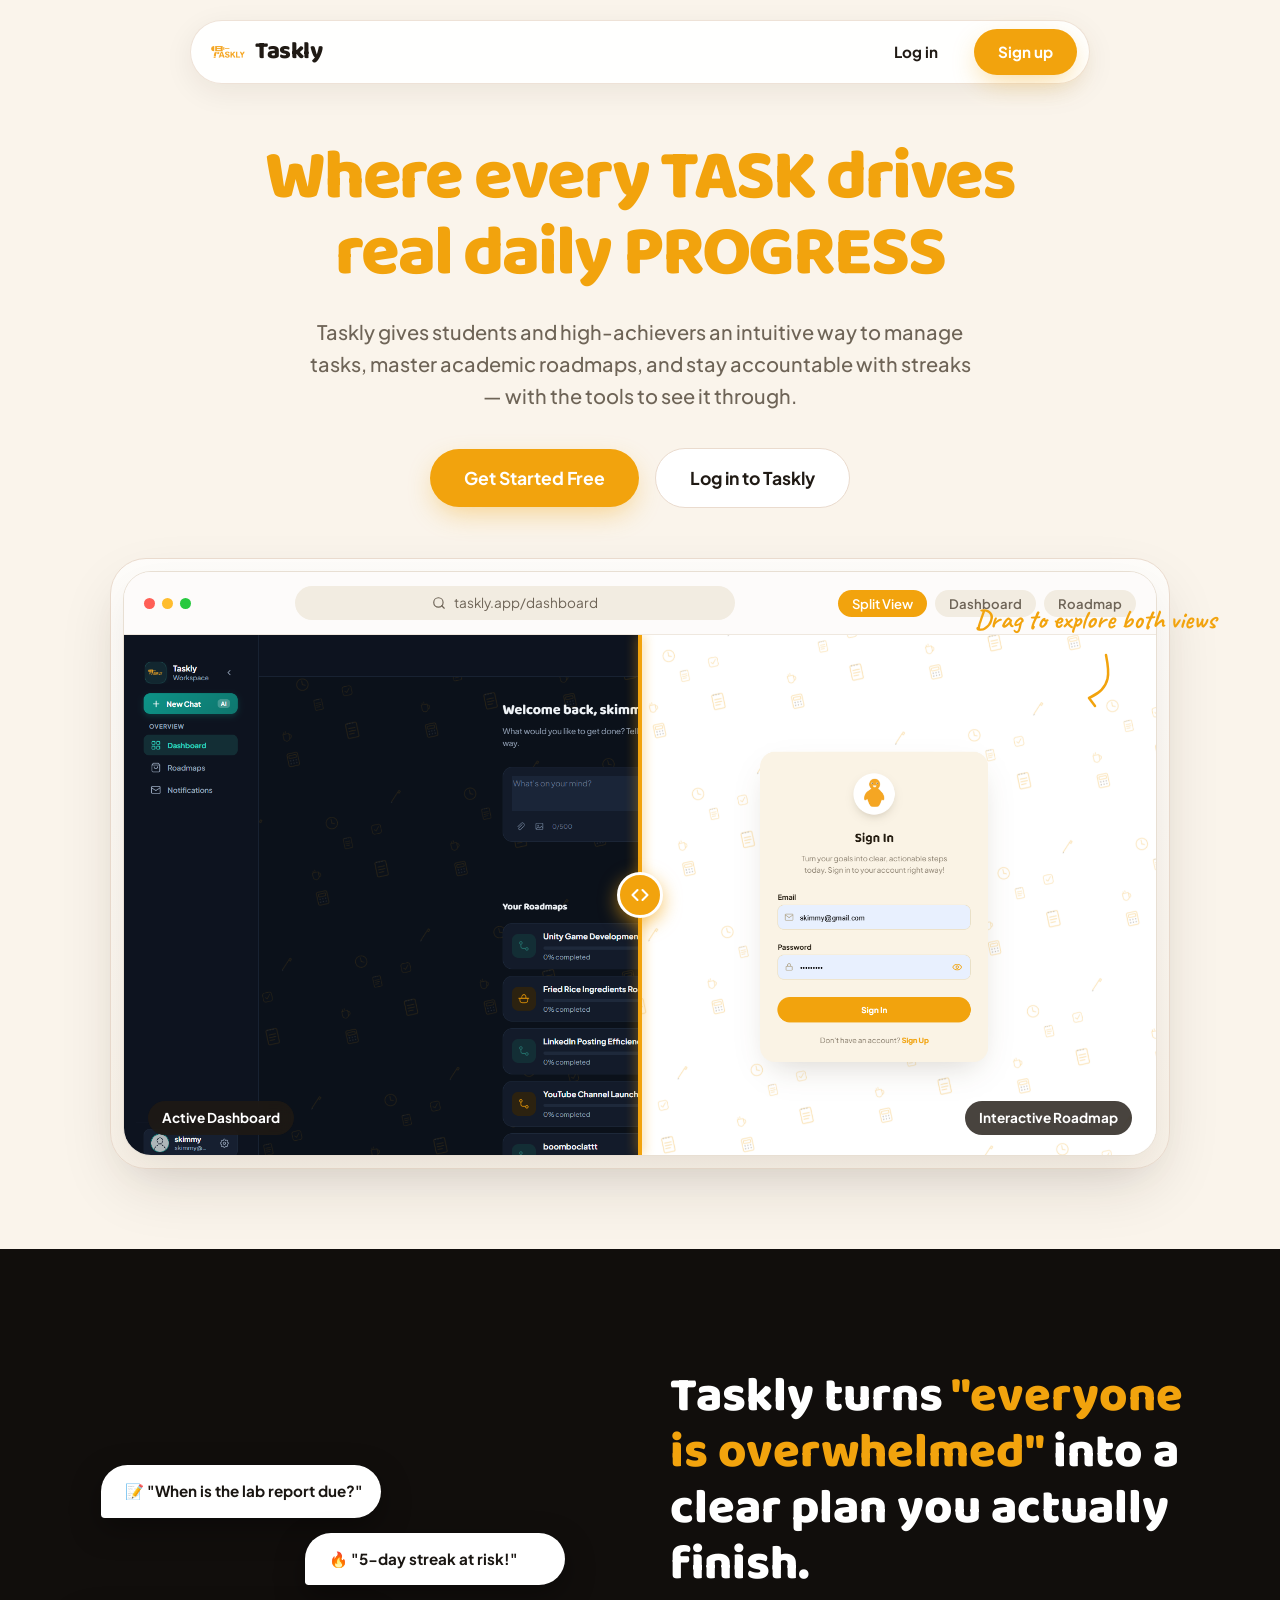
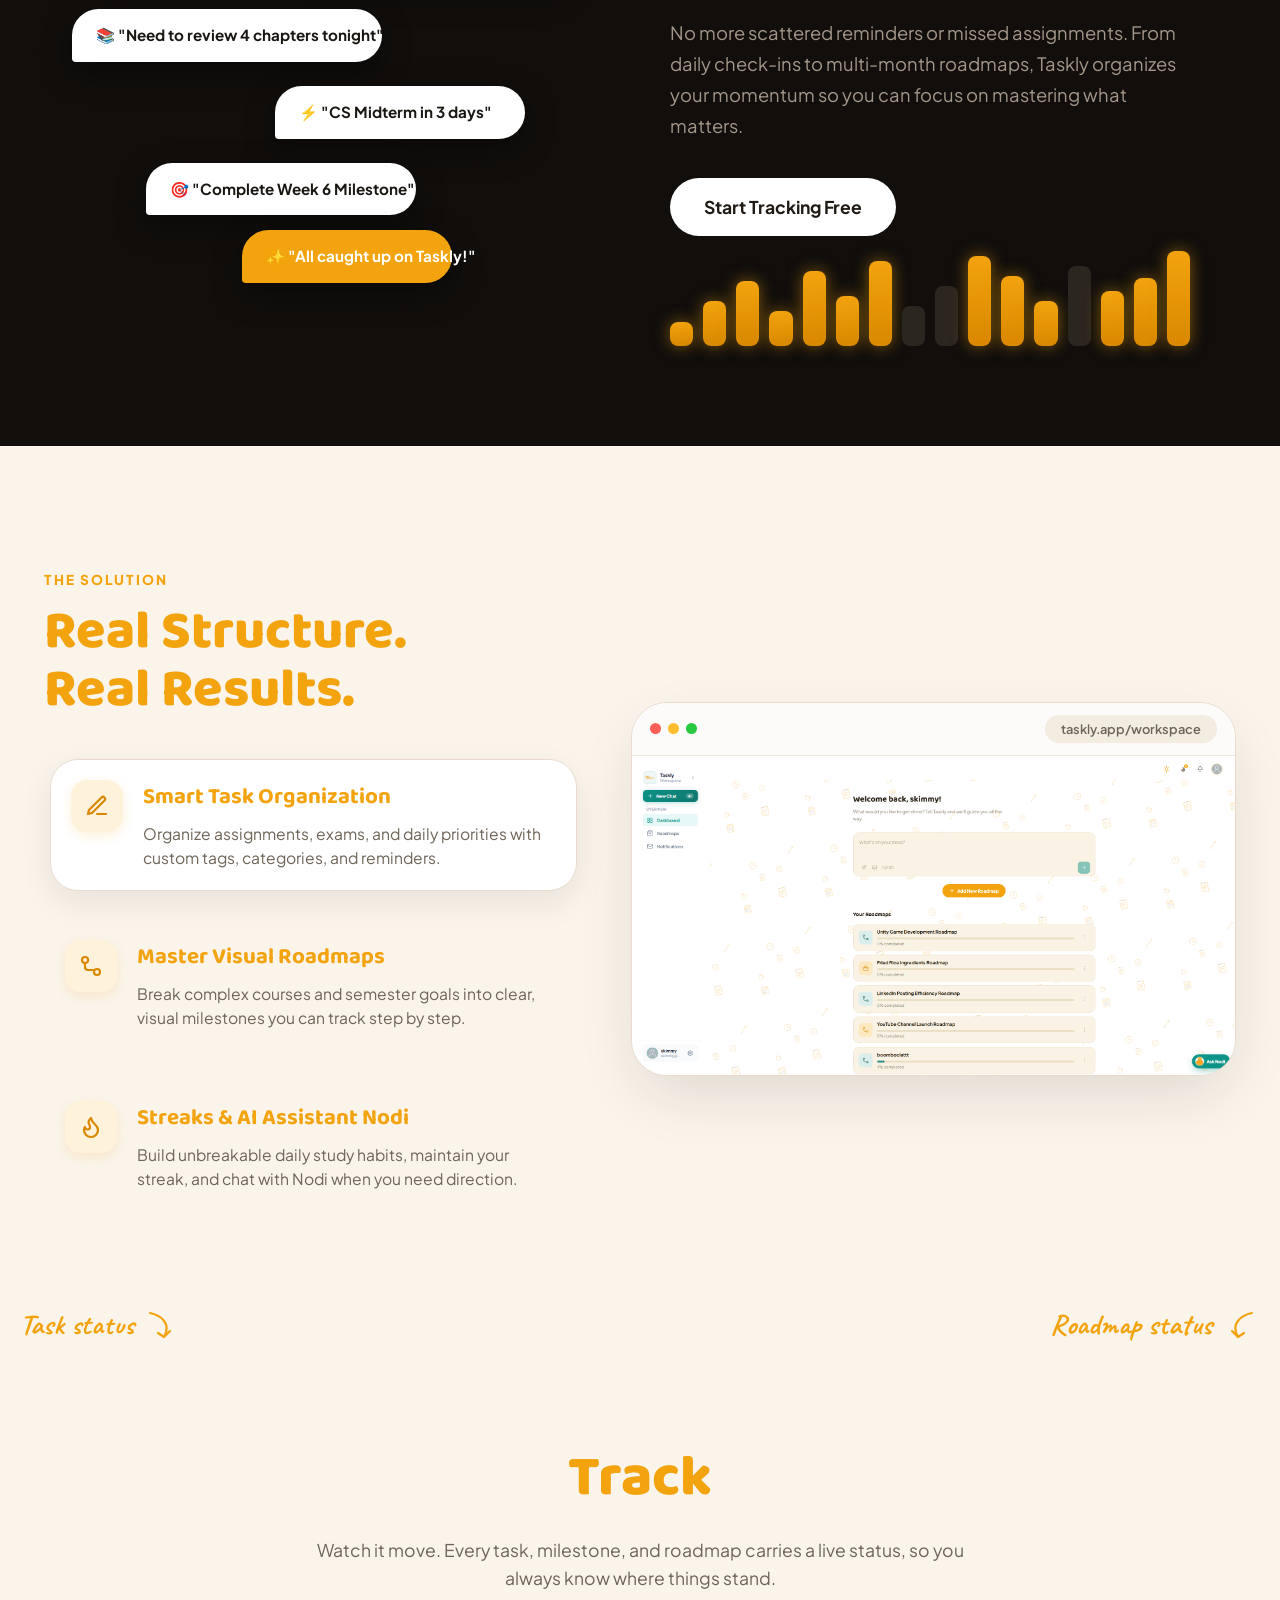
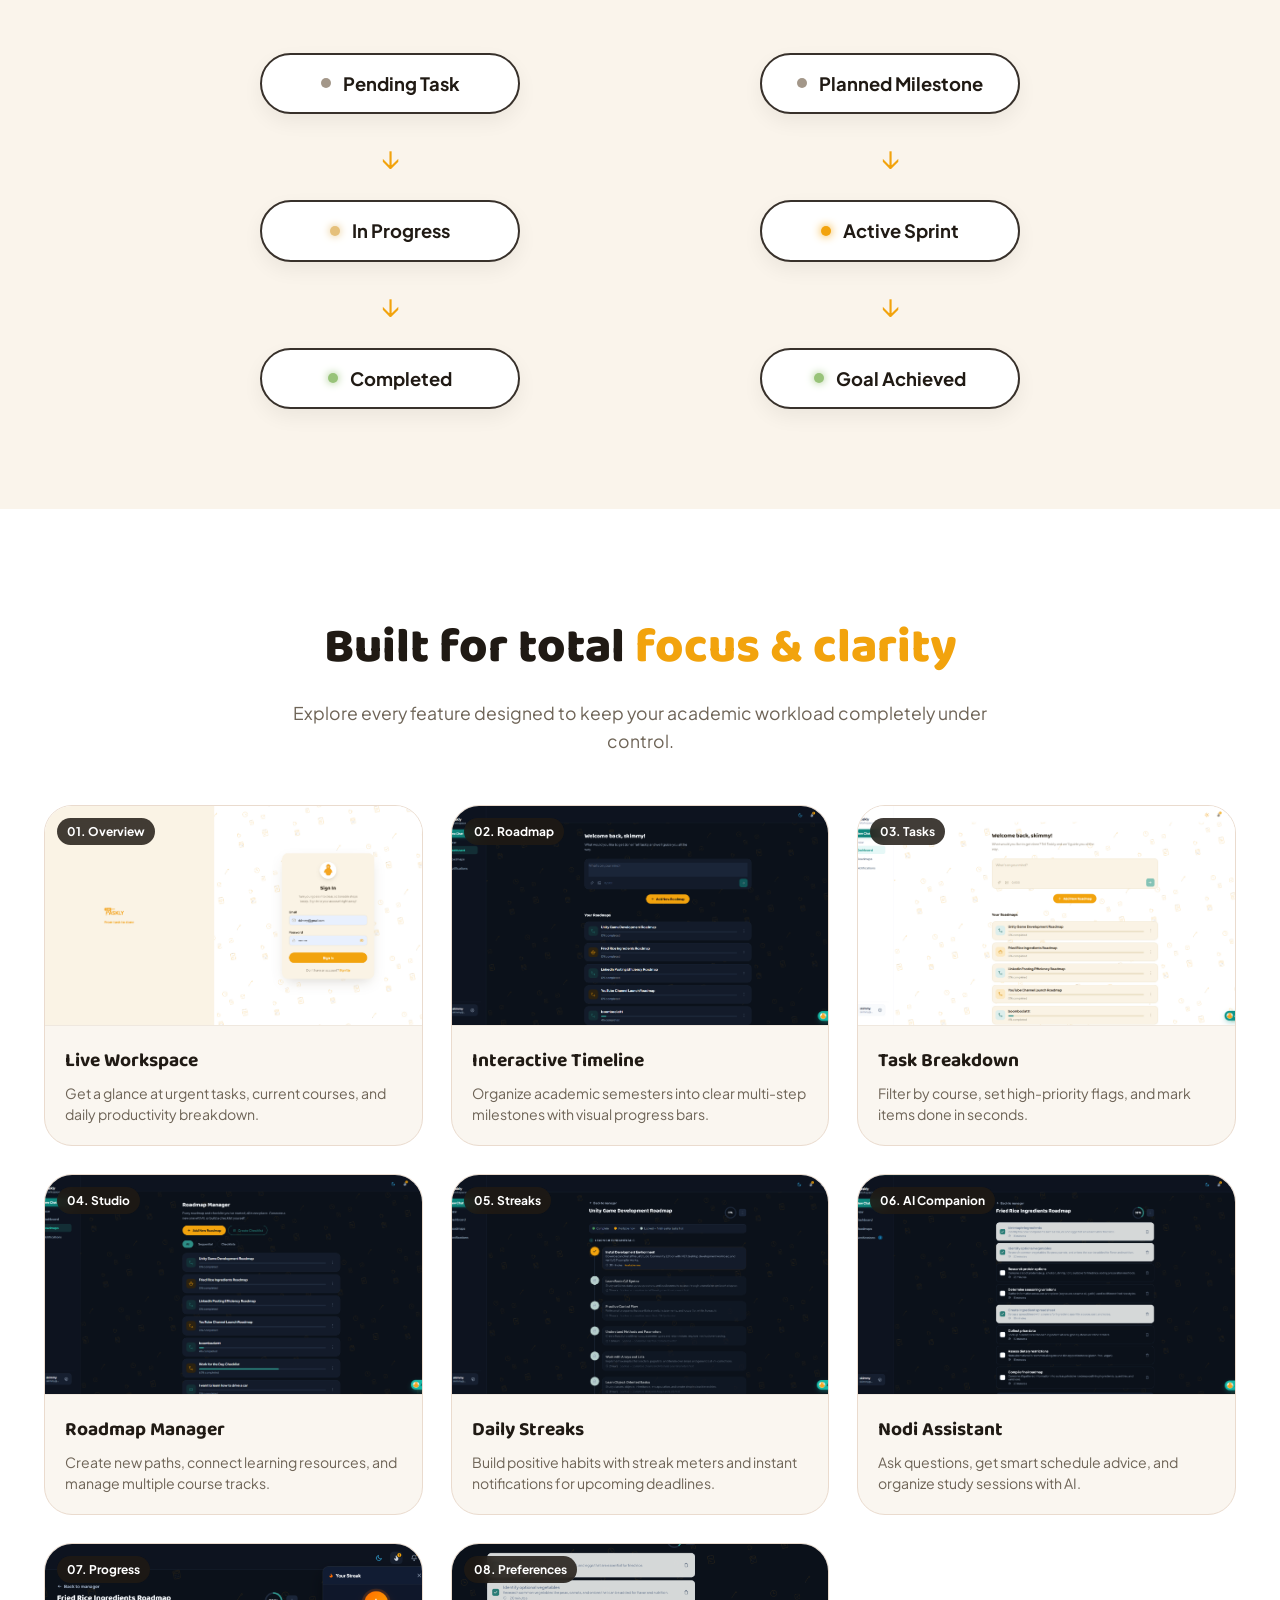
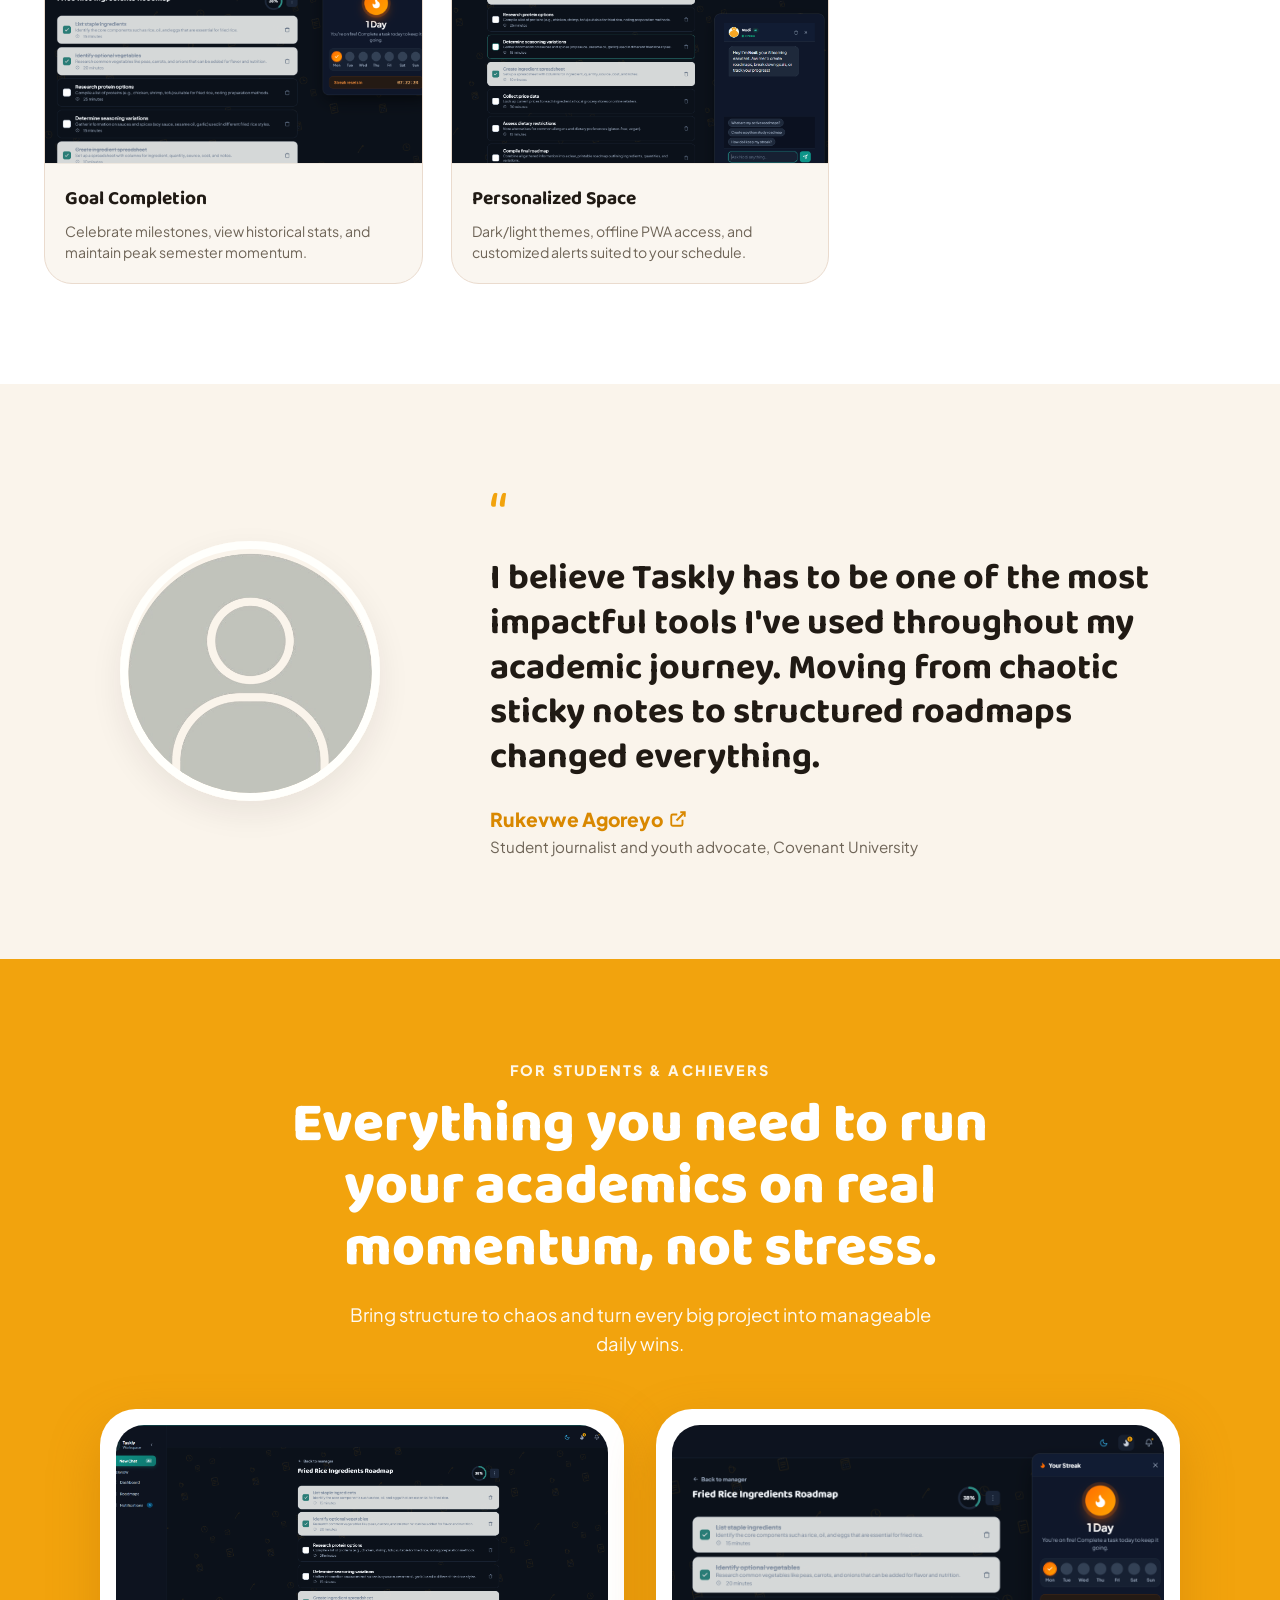
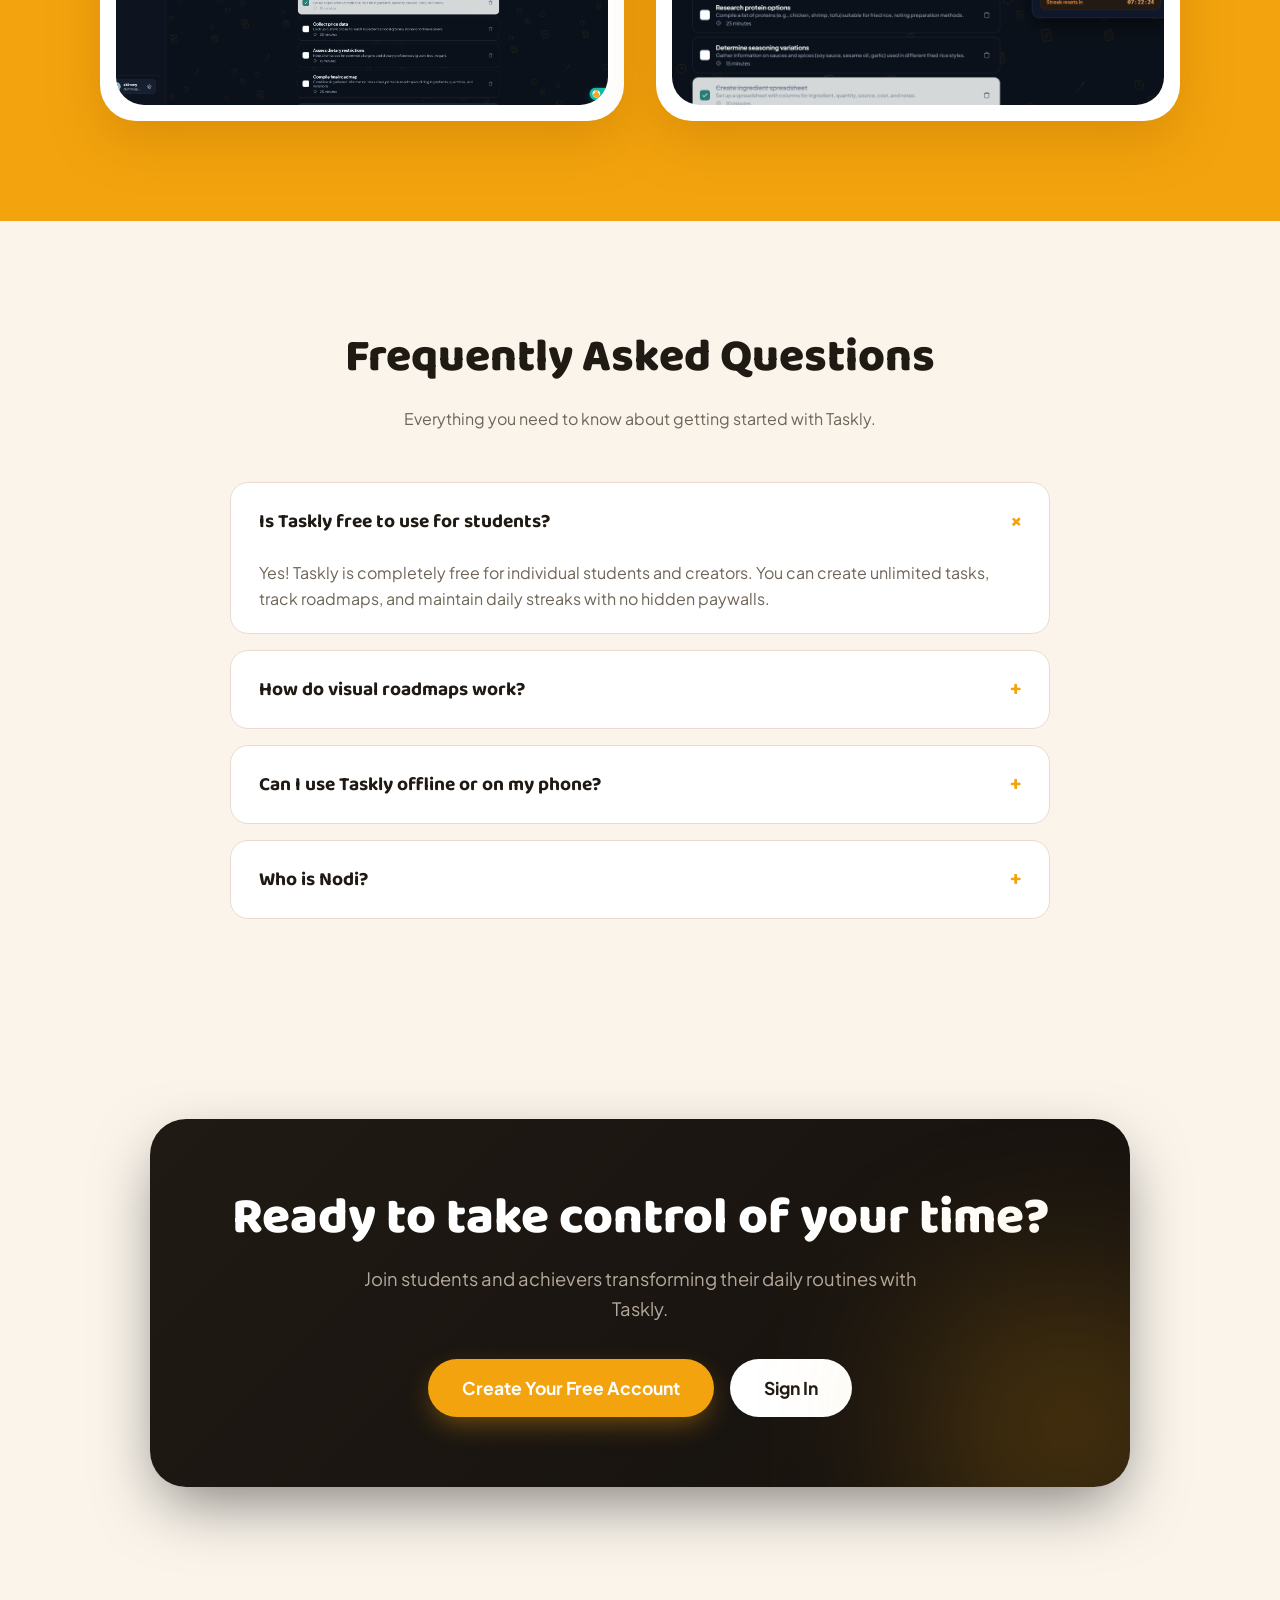
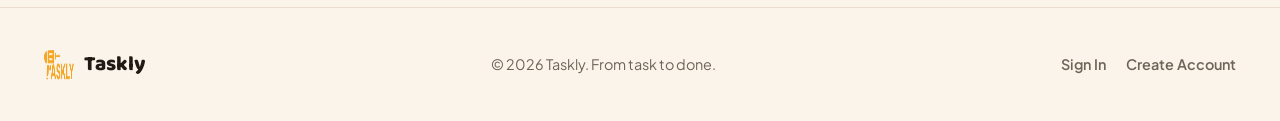
<file: index.html>
<!DOCTYPE html>
<html lang="en">
<head>
  <meta charset="UTF-8">
  <meta name="viewport" content="width=device-width, initial-scale=1.0">
  <title>Taskly — From Task to Done | Turn Goals Into Real Achievement</title>
  <link rel="shortcut icon" href="assets/Icon.png" type="image/png">
  <link rel="manifest" href="manifest.json">
  <meta name="theme-color" content="#F2A30D">
  <meta name="mobile-web-app-capable" content="yes">
  <meta name="apple-mobile-web-app-capable" content="yes">
  <meta name="apple-mobile-web-app-status-bar-style" content="black-translucent">
  <meta name="apple-mobile-web-app-title" content="Taskly">
  <link rel="apple-touch-icon" href="assets/Icon.png">
  
  <!-- Typography -->
  <link rel="preconnect" href="https://fonts.googleapis.com">
  <link rel="preconnect" href="https://fonts.gstatic.com" crossorigin>
  <link href="https://fonts.googleapis.com/css2?family=Baloo+2:wght@500;600;700;800&family=Caveat:wght@600;700&family=Plus+Jakarta+Sans:wght@400;500;600;700;800&display=swap" rel="stylesheet">
  
  <!-- Stylesheet -->
  <link rel="stylesheet" href="css/landing.css">
</head>
<body>

  <!-- ============================================================
       FLOATING TOP NAVIGATION PILL (Login & Sign Up only)
       ============================================================ -->
  <header class="nav-wrapper">
    <nav class="nav-pill">
      <a href="#" class="nav-brand" aria-label="Taskly Home">
        <img src="assets/tasklylogo.png" alt="Taskly logo">
        <span>Taskly</span>
      </a>

      <div class="nav-actions">
        <a href="login.html" class="btn btn-ghost" id="navLoginBtn">Log in</a>
        <a href="signup.html" class="btn btn-primary" id="navSignUpBtn">Sign up</a>
      </div>
    </nav>
  </header>

  <!-- ============================================================
       HERO SECTION
       ============================================================ -->
  <main>
    <section class="hero-section" id="hero">
      <div class="container">
        <div class="hero-content">
          <h1 class="hero-title">
            Where every <span class="highlight">TASK</span> drives<br>
            real daily <span class="highlight">PROGRESS</span>
          </h1>

          <p class="hero-subtitle">
            Taskly gives students and high-achievers an intuitive way to manage tasks, master academic roadmaps, and stay accountable with streaks — with the tools to see it through.
          </p>

          <div class="hero-cta-group">
            <a href="signup.html" class="btn btn-primary btn-lg" id="heroSignUpBtn">
              Get Started Free
            </a>
            <a href="login.html" class="btn btn-outline btn-lg" id="heroLoginBtn">
              Log in to Taskly
            </a>
          </div>
        </div>

        <!-- Hand-drawn Annotation pointing to slider -->
        <div class="hand-annotation hand-annotation-hero" aria-hidden="true">
          <span>Drag to explore both views</span>
          <svg viewBox="0 0 50 65" fill="none" xmlns="http://www.w3.org/2000/svg">
            <path d="M35 5C38 20 42 38 18 48M18 48L28 42M18 48L24 56" stroke="currentColor" stroke-width="2.5" stroke-linecap="round" stroke-linejoin="round"/>
          </svg>
        </div>

        <!-- Interactive Browser Comparison / Split Showcase -->
        <div class="showcase-wrapper">
          <div class="showcase-browser">
            <div class="browser-header">
              <div class="browser-dots">
                <span class="browser-dot red"></span>
                <span class="browser-dot yellow"></span>
                <span class="browser-dot green"></span>
              </div>
              <div class="browser-search-bar">
                <svg width="14" height="14" viewBox="0 0 24 24" fill="none" stroke="currentColor" stroke-width="2" stroke-linecap="round" stroke-linejoin="round"><circle cx="11" cy="11" r="8"/><path d="m21 21-4.3-4.3"/></svg>
                <span>taskly.app/dashboard</span>
              </div>
              <div class="browser-tabs">
                <button class="browser-tab-btn active" data-view="split">Split View</button>
                <button class="browser-tab-btn" data-view="dashboard">Dashboard</button>
                <button class="browser-tab-btn" data-view="roadmap">Roadmap</button>
              </div>
            </div>

            <!-- Split Drag Slider -->
            <div class="split-slider-container" id="splitSlider">
              <!-- Before Image (Dashboard) -->
              <img src="assets/screenshot1.png" alt="Taskly Dashboard Interface" class="slider-img" id="sliderBeforeImg">
              
              <!-- After Image (Roadmap / Details) -->
              <div class="slider-img-after" id="sliderAfter">
                <img src="assets/screenshot2.png" alt="Taskly Roadmap Interface" id="sliderAfterImg">
              </div>

              <!-- Handle -->
              <div class="slider-handle" id="sliderHandle">
                <div class="slider-button">
                  <svg width="20" height="20" viewBox="0 0 24 24" fill="none" stroke="currentColor" stroke-width="2.5" stroke-linecap="round" stroke-linejoin="round">
                    <path d="m9 18-6-6 6-6"/>
                    <path d="m15 6 6 6-6 6"/>
                  </svg>
                </div>
              </div>

              <span class="slider-label label-left">Active Dashboard</span>
              <span class="slider-label label-right">Interactive Roadmap</span>
            </div>
          </div>
        </div>
      </div>
    </section>

    <!-- ============================================================
         DARK SECTION (Task Speech Bubble Swarm & Big Statement)
         ============================================================ -->
    <section class="dark-section" id="impact">
      <div class="container">
        <div class="dark-grid">
          <!-- Bubble Metaphor -->
          <div class="bubble-tornado" aria-hidden="true">
            <div class="bubble-item b1">📝 "When is the lab report due?"</div>
            <div class="bubble-item b2">🔥 "5-day streak at risk!"</div>
            <div class="bubble-item b3">📚 "Need to review 4 chapters tonight"</div>
            <div class="bubble-item b4">⚡ "CS Midterm in 3 days"</div>
            <div class="bubble-item b5">🎯 "Complete Week 6 Milestone"</div>
            <div class="bubble-item b6">✨ "All caught up on Taskly!"</div>
          </div>

          <!-- Bold Statement -->
          <div class="dark-statement">
            <h2>
              Taskly turns <span class="text-orange">"everyone is overwhelmed"</span> into a clear plan you actually finish.
            </h2>
            <p>
              No more scattered reminders or missed assignments. From daily check-ins to multi-month roadmaps, Taskly organizes your momentum so you can focus on mastering what matters.
            </p>

            <a href="signup.html" class="btn btn-dark btn-lg">
              Start Tracking Free
            </a>

            <!-- Streak Soundwave Meter -->
            <div class="streak-wave-bar">
              <div class="wave-bar active"></div>
              <div class="wave-bar active"></div>
              <div class="wave-bar active"></div>
              <div class="wave-bar active"></div>
              <div class="wave-bar active"></div>
              <div class="wave-bar active"></div>
              <div class="wave-bar active"></div>
              <div class="wave-bar"></div>
              <div class="wave-bar"></div>
              <div class="wave-bar active"></div>
              <div class="wave-bar active"></div>
              <div class="wave-bar active"></div>
              <div class="wave-bar"></div>
              <div class="wave-bar active"></div>
              <div class="wave-bar active"></div>
              <div class="wave-bar active"></div>
            </div>
          </div>
        </div>
      </div>
    </section>

    <!-- ============================================================
         "THE SOLUTION" SECTION
         ============================================================ -->
    <section class="solution-section" id="solution">
      <div class="container">
        <div class="solution-grid">
          <!-- Left Column -->
          <div class="solution-content">
            <span class="eyebrow">THE SOLUTION</span>
            <h2 class="title">
              Real Structure.<br>Real Results.
            </h2>

            <div class="solution-features">
              <div class="feature-card active" data-index="0">
                <div class="feature-icon-box">
                  <svg width="24" height="24" viewBox="0 0 24 24" fill="none" stroke="currentColor" stroke-width="2.2" stroke-linecap="round" stroke-linejoin="round"><path d="M12 20h9"/><path d="M16.5 3.5a2.12 2.12 0 0 1 3 3L7 19l-4 1 1-4Z"/></svg>
                </div>
                <div class="feature-text">
                  <h3>Smart Task Organization</h3>
                  <p>Organize assignments, exams, and daily priorities with custom tags, categories, and reminders.</p>
                </div>
              </div>

              <div class="feature-card" data-index="1">
                <div class="feature-icon-box">
                  <svg width="24" height="24" viewBox="0 0 24 24" fill="none" stroke="currentColor" stroke-width="2.2" stroke-linecap="round" stroke-linejoin="round"><circle cx="6" cy="6" r="3"/><circle cx="18" cy="18" r="3"/><path d="M6 9v4a3 3 0 0 0 3 3h5"/></svg>
                </div>
                <div class="feature-text">
                  <h3>Master Visual Roadmaps</h3>
                  <p>Break complex courses and semester goals into clear, visual milestones you can track step by step.</p>
                </div>
              </div>

              <div class="feature-card" data-index="2">
                <div class="feature-icon-box">
                  <svg width="24" height="24" viewBox="0 0 24 24" fill="none" stroke="currentColor" stroke-width="2.2" stroke-linecap="round" stroke-linejoin="round"><path d="M8.5 14.5A2.5 2.5 0 0 0 11 12c0-1.38-.5-2-1-3-1.072-2.143-.224-4.054 2-6 .5 2.5 2 4.9 4 6.5 2 1.6 3 3.5 3 5.5a7 7 0 1 1-14 0c0-1.153.433-2.294 1-3a2.5 2.5 0 0 0 2.5 2.5z"/></svg>
                </div>
                <div class="feature-text">
                  <h3>Streaks & AI Assistant Nodi</h3>
                  <p>Build unbreakable daily study habits, maintain your streak, and chat with Nodi when you need direction.</p>
                </div>
              </div>
            </div>
          </div>

          <!-- Right Column (Browser Mockup) -->
          <div class="mockup-window">
            <div class="mockup-header">
              <div class="browser-dots">
                <span class="browser-dot red"></span>
                <span class="browser-dot yellow"></span>
                <span class="browser-dot green"></span>
              </div>
              <div class="mockup-header-url">taskly.app/workspace</div>
            </div>
            <div class="mockup-body">
              <img src="assets/screenshot3.png" alt="Taskly Feature Preview" id="solutionPreviewImg">
            </div>
          </div>
        </div>
      </div>
    </section>

    <!-- ============================================================
         "TRACK" STATUS PIPELINE SECTION (Flowchart + Handwritten Notes)
         ============================================================ -->
    <section class="track-section" id="track">
      <div class="container">
        <!-- Handwritten Notes -->
        <div class="track-hand-left" aria-hidden="true">
          <span>Task status</span>
          <svg width="40" height="40" viewBox="0 0 40 40" fill="none" stroke="currentColor" stroke-width="2.2">
            <path d="M8 8 C 18 10, 30 18, 22 32 M 16 28 L 22 32 L 28 26" stroke-linecap="round" stroke-linejoin="round"/>
          </svg>
        </div>

        <div class="track-hand-right" aria-hidden="true">
          <span>Roadmap status</span>
          <svg width="40" height="40" viewBox="0 0 40 40" fill="none" stroke="currentColor" stroke-width="2.2">
            <path d="M32 8 C 22 10, 10 18, 18 32 M 24 28 L 18 32 L 12 26" stroke-linecap="round" stroke-linejoin="round"/>
          </svg>
        </div>

        <div class="track-header">
          <h2 class="track-title">Track</h2>
          <p class="track-subtitle">
            Watch it move. Every task, milestone, and roadmap carries a live status, so you always know where things stand.
          </p>
        </div>

        <div class="track-pipelines">
          <!-- Column 1: Task Pipeline -->
          <div class="pipeline-col">
            <div class="pipeline-node">
              <span class="status-dot"></span>
              <span>Pending Task</span>
            </div>
            <div class="pipeline-arrow">↓</div>
            <div class="pipeline-node">
              <span class="status-dot warning"></span>
              <span>In Progress</span>
            </div>
            <div class="pipeline-arrow">↓</div>
            <div class="pipeline-node">
              <span class="status-dot active"></span>
              <span>Completed</span>
            </div>
          </div>

          <!-- Column 2: Roadmap Pipeline -->
          <div class="pipeline-col">
            <div class="pipeline-node">
              <span class="status-dot"></span>
              <span>Planned Milestone</span>
            </div>
            <div class="pipeline-arrow">↓</div>
            <div class="pipeline-node">
              <span class="status-dot pulse"></span>
              <span>Active Sprint</span>
            </div>
            <div class="pipeline-arrow">↓</div>
            <div class="pipeline-node">
              <span class="status-dot active"></span>
              <span>Goal Achieved</span>
            </div>
          </div>
        </div>
      </div>
    </section>

    <!-- ============================================================
         SCREENSHOT GALLERY (8 Real Screenshots Showcase)
         ============================================================ -->
    <section class="gallery-section" id="gallery">
      <div class="container">
        <div class="gallery-header">
          <h2 class="gallery-title">
            Built for total <span class="orange-word">focus & clarity</span>
          </h2>
          <p style="color: var(--color-ink-muted); font-size: 1.1rem;">
            Explore every feature designed to keep your academic workload completely under control.
          </p>
        </div>

        <div class="gallery-grid">
          <!-- Card 1 -->
          <div class="gallery-card">
            <div class="gallery-img-wrapper">
              <img src="assets/screenshot1.png" alt="Taskly Dashboard Overview" loading="lazy">
              <span class="gallery-badge">01. Overview</span>
            </div>
            <div class="gallery-card-content">
              <h4>Live Workspace</h4>
              <p>Get a glance at urgent tasks, current courses, and daily productivity breakdown.</p>
            </div>
          </div>

          <!-- Card 2 -->
          <div class="gallery-card">
            <div class="gallery-img-wrapper">
              <img src="assets/screenshot2.png" alt="Taskly Visual Roadmap Timeline" loading="lazy">
              <span class="gallery-badge">02. Roadmap</span>
            </div>
            <div class="gallery-card-content">
              <h4>Interactive Timeline</h4>
              <p>Organize academic semesters into clear multi-step milestones with visual progress bars.</p>
            </div>
          </div>

          <!-- Card 3 -->
          <div class="gallery-card">
            <div class="gallery-img-wrapper">
              <img src="assets/screenshot3.png" alt="Task Management Details" loading="lazy">
              <span class="gallery-badge">03. Tasks</span>
            </div>
            <div class="gallery-card-content">
              <h4>Task Breakdown</h4>
              <p>Filter by course, set high-priority flags, and mark items done in seconds.</p>
            </div>
          </div>

          <!-- Card 4 -->
          <div class="gallery-card">
            <div class="gallery-img-wrapper">
              <img src="assets/screenshot4.png" alt="Roadmap Manager Studio" loading="lazy">
              <span class="gallery-badge">04. Studio</span>
            </div>
            <div class="gallery-card-content">
              <h4>Roadmap Manager</h4>
              <p>Create new paths, connect learning resources, and manage multiple course tracks.</p>
            </div>
          </div>

          <!-- Card 5 -->
          <div class="gallery-card">
            <div class="gallery-img-wrapper">
              <img src="assets/screenshot5.png" alt="Streaks & Notifications" loading="lazy">
              <span class="gallery-badge">05. Streaks</span>
            </div>
            <div class="gallery-card-content">
              <h4>Daily Streaks</h4>
              <p>Build positive habits with streak meters and instant notifications for upcoming deadlines.</p>
            </div>
          </div>

          <!-- Card 6 -->
          <div class="gallery-card">
            <div class="gallery-img-wrapper">
              <img src="assets/Screenshot6.png" alt="Nodi AI Productivity Companion" loading="lazy">
              <span class="gallery-badge">06. AI Companion</span>
            </div>
            <div class="gallery-card-content">
              <h4>Nodi Assistant</h4>
              <p>Ask questions, get smart schedule advice, and organize study sessions with AI.</p>
            </div>
          </div>

          <!-- Card 7 -->
          <div class="gallery-card">
            <div class="gallery-img-wrapper">
              <img src="assets/Screenshot7.png" alt="Analytics and Performance Stats" loading="lazy">
              <span class="gallery-badge">07. Progress</span>
            </div>
            <div class="gallery-card-content">
              <h4>Goal Completion</h4>
              <p>Celebrate milestones, view historical stats, and maintain peak semester momentum.</p>
            </div>
          </div>

          <!-- Card 8 -->
          <div class="gallery-card">
            <div class="gallery-img-wrapper">
              <img src="assets/Screenshot8.png" alt="Account and Workspace Settings" loading="lazy">
              <span class="gallery-badge">08. Preferences</span>
            </div>
            <div class="gallery-card-content">
              <h4>Personalized Space</h4>
              <p>Dark/light themes, offline PWA access, and customized alerts suited to your schedule.</p>
            </div>
          </div>
        </div>
      </div>
    </section>

    <!-- ============================================================
         TESTIMONIAL SECTION
         ============================================================ -->
    <section class="testimonial-section">
      <div class="container">
        <div class="testimonial-container">
          <div class="testimonial-avatar-wrapper">
            <img src="assets/profile.png" alt="Student achiever portrait" class="avatar-halftone">
          </div>

          <div class="testimonial-content">
            <div class="quote-icon">“</div>
            <blockquote class="quote-text">
              I believe Taskly has to be one of the most impactful tools I've used throughout my academic journey. Moving from chaotic sticky notes to structured roadmaps changed everything.
            </blockquote>
            <div class="quote-author">
              Rukevwe Agoreyo
              <svg width="18" height="18" viewBox="0 0 24 24" fill="none" stroke="currentColor" stroke-width="2.5"><path d="M18 13v6a2 2 0 0 1-2 2H5a2 2 0 0 1-2-2V8a2 2 0 0 1 2-2h6"/><polyline points="15 3 21 3 21 9"/><line x1="10" y1="14" x2="21" y2="3"/></svg>
            </div>
            <div class="quote-role">Student journalist and youth advocate, Covenant University</div>
          </div>
        </div>
      </div>
    </section>

    <!-- ============================================================
         ORANGE BANNER SECTION ("For Students & Achievers")
         ============================================================ -->
    <section class="orange-banner-section">
      <div class="container">
        <div class="orange-banner-header">
          <div class="banner-tag">FOR STUDENTS & ACHIEVERS</div>
          <h2 class="banner-title">
            Everything you need to run your academics on real momentum, not stress.
          </h2>
          <p style="font-size: 1.15rem; opacity: 0.95; max-width: 600px; margin: 0 auto;">
            Bring structure to chaos and turn every big project into manageable daily wins.
          </p>
        </div>

        <div class="banner-mockups-grid">
          <div class="banner-card">
            <img src="assets/Screenshot6.png" alt="Taskly in action" loading="lazy">
          </div>
          <div class="banner-card">
            <img src="assets/Screenshot7.png" alt="Taskly progress tracking" loading="lazy">
          </div>
        </div>
      </div>
    </section>

    <!-- ============================================================
         FAQ SECTION
         ============================================================ -->
    <section class="faq-section" id="faq">
      <div class="container">
        <div class="faq-header">
          <h2 class="faq-title">Frequently Asked Questions</h2>
          <p style="color: var(--color-ink-muted);">Everything you need to know about getting started with Taskly.</p>
        </div>

        <div class="faq-list">
          <div class="faq-item open">
            <button class="faq-question">
              <span>Is Taskly free to use for students?</span>
              <span class="faq-icon">+</span>
            </button>
            <div class="faq-answer">
              <p>Yes! Taskly is completely free for individual students and creators. You can create unlimited tasks, track roadmaps, and maintain daily streaks with no hidden paywalls.</p>
            </div>
          </div>

          <div class="faq-item">
            <button class="faq-question">
              <span>How do visual roadmaps work?</span>
              <span class="faq-icon">+</span>
            </button>
            <div class="faq-answer">
              <p>Roadmaps allow you to outline large goals—like completing a 12-week course or finishing a final year thesis—into progressive milestones. As you complete each stage, your roadmap automatically updates your completion rate.</p>
            </div>
          </div>

          <div class="faq-item">
            <button class="faq-question">
              <span>Can I use Taskly offline or on my phone?</span>
              <span class="faq-icon">+</span>
            </button>
            <div class="faq-answer">
              <p>Absolutely. Taskly is built as a Progressive Web App (PWA). You can install it straight to your home screen or desktop and access your tasks even without an active internet connection.</p>
            </div>
          </div>

          <div class="faq-item">
            <button class="faq-question">
              <span>Who is Nodi?</span>
              <span class="faq-icon">+</span>
            </button>
            <div class="faq-answer">
              <p>Nodi is your friendly AI productivity companion inside Taskly. Nodi provides instant motivation, tips on prioritizing backlog tasks, and quick breakdowns when you feel stuck.</p>
            </div>
          </div>
        </div>
      </div>
    </section>

    <!-- ============================================================
         FINAL CTA SECTION
         ============================================================ -->
    <section class="final-cta-section">
      <div class="container">
        <div class="cta-box">
          <h2 class="cta-title">Ready to take control of your time?</h2>
          <p class="cta-subtitle">
            Join students and achievers transforming their daily routines with Taskly.
          </p>

          <div style="display: flex; gap: 16px; justify-content: center; flex-wrap: wrap;">
            <a href="signup.html" class="btn btn-primary btn-lg" id="finalSignUpBtn">
              Create Your Free Account
            </a>
            <a href="login.html" class="btn btn-dark btn-lg" id="finalLoginBtn">
              Sign In
            </a>
          </div>
        </div>
      </div>
    </section>
  </main>

  <!-- ============================================================
       FOOTER
       ============================================================ -->
  <footer class="site-footer">
    <div class="container">
      <div class="footer-content">
        <div class="footer-brand">
          <img src="assets/tasklylogo.png" alt="Taskly">
          <span>Taskly</span>
        </div>

        <p class="footer-copy">
          © <span id="currentYear">2026</span> Taskly. From task to done.
        </p>

        <div class="footer-links">
          <a href="login.html">Sign In</a>
          <a href="signup.html">Create Account</a>
        </div>
      </div>
    </div>
  </footer>

  <script src="js/landing.js"></script>
  <script>
    // Update copyright year dynamically
    document.getElementById('currentYear').textContent = new Date().getFullYear();
  </script>
</body>
</html>
</file>
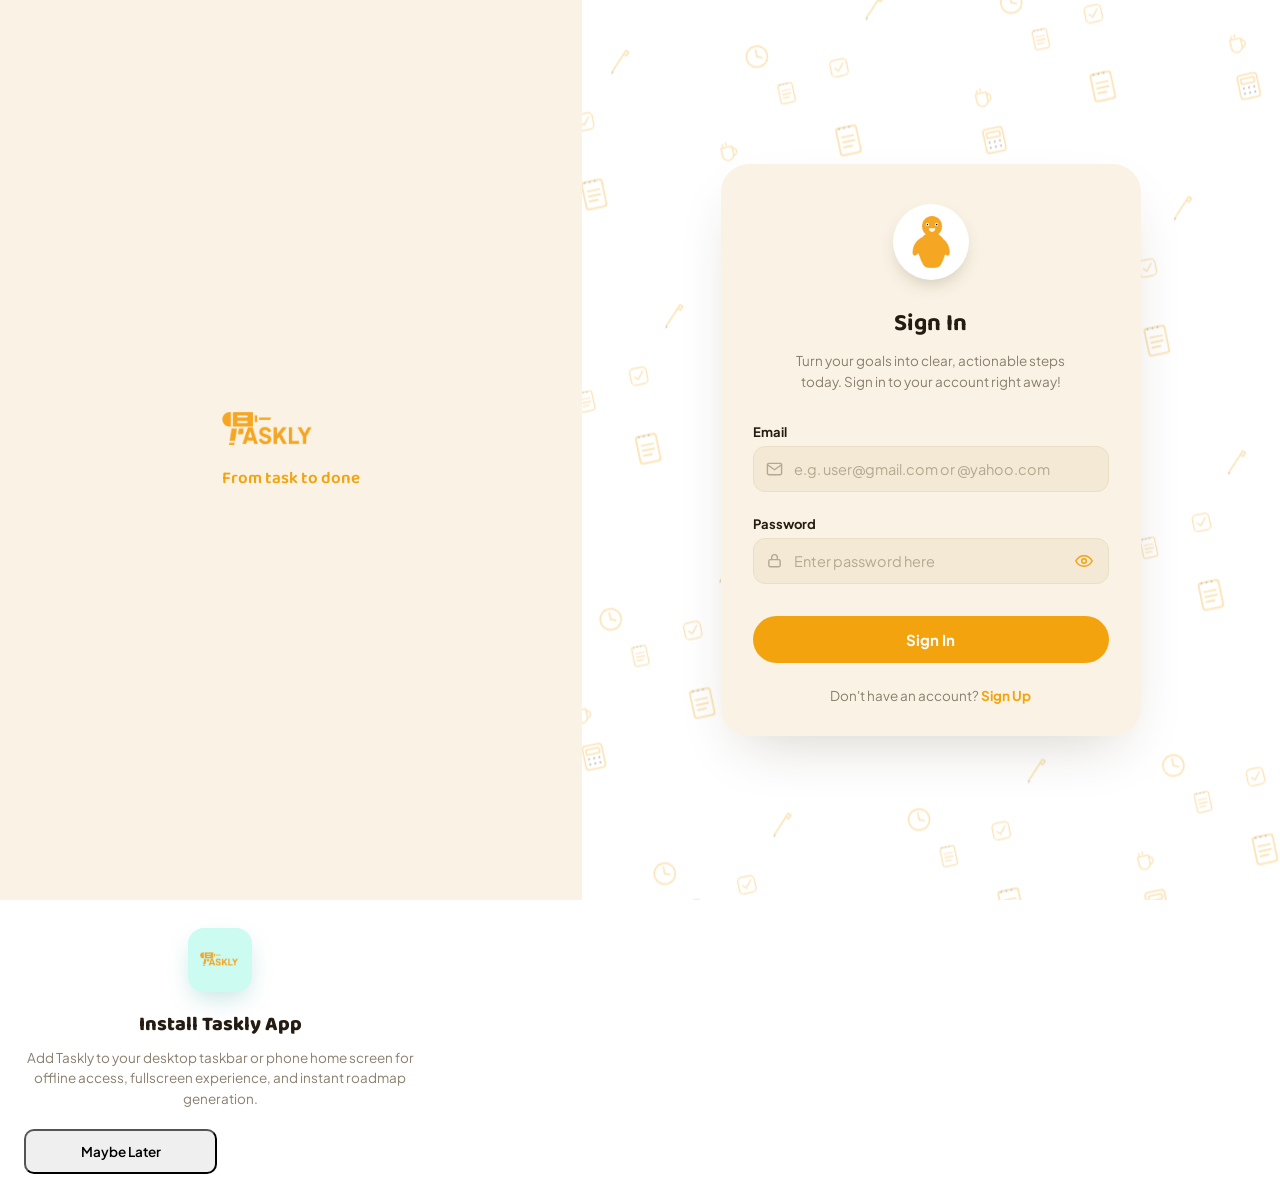
<file: account.html>
<!DOCTYPE html>
<html lang="en">
<head>
<meta charset="UTF-8">
<meta name="viewport" content="width=device-width, initial-scale=1.0">
<title>Taskly — Account</title>
<link rel="shortcut icon" href="assets/Icon.png" type="image/png">
<link rel="manifest" href="manifest.json">
<meta name="theme-color" content="#0D9488">
<meta name="mobile-web-app-capable" content="yes">
<meta name="apple-mobile-web-app-capable" content="yes">
<meta name="apple-mobile-web-app-status-bar-style" content="black-translucent">
<meta name="apple-mobile-web-app-title" content="Taskly">
<link rel="apple-touch-icon" href="assets/Icon.png">
<link rel="preconnect" href="https://fonts.googleapis.com">
<link rel="preconnect" href="https://fonts.gstatic.com" crossorigin>
<link href="https://fonts.googleapis.com/css2?family=Baloo+2:wght@600;700&family=Plus+Jakarta+Sans:wght@400;500;600;700&display=swap" rel="stylesheet">
<link rel="stylesheet" href="css/account.css">
<script src="js/session-guard.js"></script>
  <link rel="stylesheet" href="css/sidebar.css">
  <link rel="stylesheet" href="css/streak.css">
  <link rel="stylesheet" href="css/nodi.css">
  <script>
    try {
      const savedTheme = localStorage.getItem("taskly_theme") || "light";
      document.documentElement.setAttribute("data-theme", savedTheme);
    } catch (e) {}
  </script>
</head>
<body>

<!-- Icon sprite -->
<svg width="0" height="0" style="position:absolute" aria-hidden="true">
  <defs>
    <symbol id="ic-grid" viewBox="0 0 24 24"><rect x="3" y="3" width="8" height="8" rx="1.5"/><rect x="13" y="3" width="8" height="8" rx="1.5"/><rect x="3" y="13" width="8" height="8" rx="1.5"/><rect x="13" y="13" width="8" height="8" rx="1.5"/></symbol>
    <symbol id="ic-route" viewBox="0 0 24 24"><circle cx="6" cy="6" r="2.5"/><circle cx="18" cy="18" r="2.5"/><path d="M6 8.5V13a4 4 0 0 0 4 4h4"/></symbol>
    <symbol id="ic-bell" viewBox="0 0 24 24"><path d="M6 9a6 6 0 0 1 12 0c0 4 1.5 5.5 2 6H4c.5-.5 2-2 2-6Z"/><path d="M10 19a2 2 0 0 0 4 0"/></symbol>
    <symbol id="ic-user" viewBox="0 0 24 24"><circle cx="12" cy="8" r="4"/><path d="M4 21c0-4.4 3.6-8 8-8s8 3.6 8 8"/></symbol>
    <symbol id="ic-gear" viewBox="0 0 24 24"><path d="M12.22 2h-.44a2 2 0 0 0-2 2v.18a2 2 0 0 1-1 1.73l-.43.25a2 2 0 0 1-2 0l-.15-.08a2 2 0 0 0-2.73.73l-.22.38a2 2 0 0 0 .73 2.73l.15.1a2 2 0 0 1 1 1.72v.51a2 2 0 0 1-1 1.74l-.15.09a2 2 0 0 0-.73 2.73l.22.38a2 2 0 0 0 2.73.73l.15-.08a2 2 0 0 1 2 0l.43.25a2 2 0 0 1 1 1.73V20a2 2 0 0 0 2 2h.44a2 2 0 0 0 2-2v-.18a2 2 0 0 1 1-1.73l.43-.25a2 2 0 0 1 2 0l.15.08a2 2 0 0 0 2.73-.73l.22-.39a2 2 0 0 0-.73-2.73l-.15-.08a2 2 0 0 1-1-1.74v-.5a2 2 0 0 1 1-1.74l.15-.09a2 2 0 0 0 .73-2.73l-.22-.38a2 2 0 0 0-2.73-.73l-.15.08a2 2 0 0 1-2 0l-.43-.25a2 2 0 0 1-1-1.73V4a2 2 0 0 0-2-2z"/><circle cx="12" cy="12" r="3"/></symbol>
    <symbol id="ic-menu" viewBox="0 0 24 24"><line x1="4" y1="7" x2="20" y2="7"/><line x1="4" y1="12" x2="20" y2="12"/><line x1="4" y1="17" x2="20" y2="17"/></symbol>
    <symbol id="ic-close" viewBox="0 0 24 24"><line x1="6" y1="6" x2="18" y2="18"/><line x1="18" y1="6" x2="6" y2="18"/></symbol>
    <symbol id="ic-flame" viewBox="0 0 24 24"><path d="M8.5 14.5A2.5 2.5 0 0 0 11 12c0-1.38-.5-2-1-3-1.072-2.143-.224-4.054 2-6 .5 2.5 2 4.9 4 6.5 2 1.6 3 3.5 3 5.5a7 7 0 1 1-14 0c0-1.153.433-2.294 1-3a2.5 2.5 0 0 0 2.5 2.5z"/></symbol>
    <symbol id="ic-check" viewBox="0 0 24 24"><path d="M4 12l5 5 11-11"/></symbol>
    <symbol id="ic-send" viewBox="0 0 24 24"><path d="M4 12h15"/><path d="M13 6l6 6-6 6"/></symbol>
    <symbol id="ic-camera" viewBox="0 0 24 24"><path d="M4 8h3l2-3h6l2 3h3v11H4Z"/><circle cx="12" cy="13.5" r="3.5"/></symbol>
    <symbol id="ic-mail" viewBox="0 0 24 24"><rect x="2" y="4" width="20" height="16" rx="2"/><path d="m2 6 10 7L22 6"/></symbol>
    <symbol id="ic-lock" viewBox="0 0 24 24"><rect x="4" y="10" width="16" height="10" rx="2"/><path d="M8 10V7a4 4 0 0 1 8 0v3"/></symbol>
    <symbol id="ic-eye" viewBox="0 0 24 24"><path d="M1 12s4-7 11-7 11 7 11 7-4 7-11 7-11-7-11-7Z"/><circle cx="12" cy="12" r="3"/></symbol>
    <symbol id="ic-door" viewBox="0 0 24 24"><path d="M6 3h9v18H6Z"/><path d="M15 3l3 1v16l-3 1"/><circle cx="12" cy="12" r=".8" fill="currentColor" stroke="none"/></symbol>
    <symbol id="ic-logout" viewBox="0 0 24 24"><path d="M9 21H5a2 2 0 0 1-2-2V5a2 2 0 0 1 2-2h4"/><path d="M16 17l5-5-5-5"/><path d="M21 12H9"/></symbol>
  </defs>
</svg>

<div class="app-shell">

  <div class="drawer-overlay" id="drawerOverlay"></div>

  <!-- Sidebar (Modern Study Case Design) -->
  <aside class="sidebar" id="sidebar">
    <!-- Header / Brand -->
    <div class="sidebar-header-box">
      <a href="dashboard.html" class="sidebar-brand">
        <div class="sidebar-brand-icon" id="sidebarBrandIcon" title="Taskly Workspace">
          <img src="assets/Icon.png" alt="Taskly">
        </div>
        <div class="sidebar-brand-info">
          <span class="sidebar-brand-title">Taskly</span>
          <span class="sidebar-brand-sub">Workspace</span>
        </div>
      </a>
      <button class="sidebar-toggle-btn" id="sidebarToggleBtn" title="Collapse sidebar" aria-label="Collapse sidebar">
        <svg viewBox="0 0 24 24" fill="none" stroke="currentColor" stroke-width="2.2" stroke-linecap="round" stroke-linejoin="round">
          <path d="m15 18-6-6 6-6"/>
        </svg>
      </button>
      <button class="sidebar-close-btn" id="sidebarCloseBtn" title="Close menu" aria-label="Close menu">
        <svg viewBox="0 0 24 24" fill="none" stroke="currentColor" stroke-width="2" stroke-linecap="round" stroke-linejoin="round">
          <line x1="18" y1="6" x2="6" y2="18"></line>
          <line x1="6" y1="6" x2="18" y2="18"></line>
        </svg>
      </button>
    </div>

    <!-- Top Action: New Chat -->
    <div class="sidebar-action-wrap">
      <button class="sidebar-btn-new-chat open-nodi-modal" type="button" id="sidebarNewChatBtn" title="New Chat with Nodi">
        <div class="sidebar-link-icon">
          <svg viewBox="0 0 24 24" fill="none" stroke="currentColor" stroke-width="2" stroke-linecap="round" stroke-linejoin="round">
            <path d="M12 5v14M5 12h14"/>
          </svg>
        </div>
        <span class="sidebar-link-label">New Chat</span>
        <span class="sidebar-ai-tag">AI</span>
      </button>
    </div>

    <!-- Navigation Body -->
    <div class="sidebar-nav-scroll">
      <!-- Section: OVERVIEW -->
      <div class="sidebar-nav-section">
        <h4 class="sidebar-section-title">Overview</h4>
        <ul class="sidebar-menu">
          <li>
            <a class="sidebar-link" href="dashboard.html" title="Dashboard">
              <div class="sidebar-link-icon">
                <svg viewBox="0 0 24 24" fill="none" stroke="currentColor" stroke-width="1.8" stroke-linecap="round" stroke-linejoin="round"><rect x="3" y="3" width="7" height="7" rx="1.5"/><rect x="14" y="3" width="7" height="7" rx="1.5"/><rect x="3" y="14" width="7" height="7" rx="1.5"/><rect x="14" y="14" width="7" height="7" rx="1.5"/></svg>
              </div>
              <span class="sidebar-link-label">Dashboard</span>
            </a>
          </li>
          <li>
            <a class="sidebar-link" href="roadmapmanager.html" title="Roadmaps">
              <div class="sidebar-link-icon">
                <svg viewBox="0 0 24 24" fill="none" stroke="currentColor" stroke-width="1.8" stroke-linecap="round" stroke-linejoin="round"><path d="M6 2 3 6v14a2 2 0 0 0 2 2h14a2 2 0 0 0 2-2V6l-3-4Z"/><path d="M3 6h18"/><path d="M16 10a4 4 0 0 1-8 0"/></svg>
              </div>
              <span class="sidebar-link-label">Roadmaps</span>
            </a>
          </li>
          <li>
            <a class="sidebar-link" href="notifications.html" title="Notifications">
              <div class="sidebar-link-icon">
                <svg viewBox="0 0 24 24" fill="none" stroke="currentColor" stroke-width="1.8" stroke-linecap="round" stroke-linejoin="round"><rect width="20" height="16" x="2" y="4" rx="2"/><path d="m22 7-8.97 5.7a1.94 1.94 0 0 1-2.06 0L2 7"/></svg>
              </div>
              <span class="sidebar-link-label">Notifications</span>
              <span class="sidebar-pill-badge" id="sidebarNotifBadge" style="display:none;">0</span>
            </a>
          </li>
        </ul>
      </div>
    </div>

    <!-- Bottom: Profile Card + Settings + Theme Toggle -->
    <div class="sidebar-footer-group">
      <div class="sidebar-profile-card">
        <a href="account.html" class="sidebar-profile-link" id="sidebarProfileLink" title="View Profile">
          <img class="sidebar-profile-avatar" id="sidebarUserAvatar" src="assets/profile.png" alt="Profile avatar">
          <div class="sidebar-profile-meta">
            <span class="sidebar-profile-name" id="sidebarUserName">Taskly User</span>
            <span class="sidebar-profile-email" id="sidebarUserEmail">user@taskly.app</span>
          </div>
        </a>
        <a href="settings.html" class="sidebar-settings-btn" id="sidebarSettingsBtn" title="Settings" aria-label="Settings">
          <svg viewBox="0 0 24 24" fill="none" stroke="currentColor" stroke-width="1.8" stroke-linecap="round" stroke-linejoin="round">
            <circle cx="12" cy="12" r="3"/>
            <path d="M19.4 15a1.65 1.65 0 0 0 .33 1.82l.06.06a2 2 0 0 1-2.83 2.83l-.06-.06a1.65 1.65 0 0 0-1.82-.33 1.65 1.65 0 0 0-1.51-1H3a2 2 0 0 1 0-4h.09A1.65 1.65 0 0 0 4.6 9a1.65 1.65 0 0 0-.33-1.82l-.06-.06a2 2 0 0 1 2.83-2.83l.06.06a1.65 1.65 0 0 0 1.82.33H9a1.65 1.65 0 0 0 1-1.51V3a2 2 0 0 1 4 0v.09a1.65 1.65 0 0 0 1 1.51 1.65 1.65 0 0 0 1.82-.33l.06-.06a2 2 0 0 1 2.83 2.83l-.06.06a1.65 1.65 0 0 0-.33 1.82V9a1.65 1.65 0 0 0 1.51 1H21a2 2 0 0 1 0 4h-.09a1.65 1.65 0 0 0-1.51 1z"/>
          </svg>
        </a>
      </div>
    </div>
  </aside>

  <!-- Main column -->
  <div class="main-column">

    <header class="topbar">
      <div class="topbar-left">
        <button class="hamburger-btn" id="hamburgerBtn" aria-label="Open menu">
          <svg viewBox="0 0 24 24" fill="none" stroke="currentColor" stroke-width="2" stroke-linecap="round"><use href="#ic-menu"/></svg>
        </button>
        <span class="topbar-title">Taskly</span>
      </div>
      <div class="topbar-right">
        <button class="icon-btn-ghost navbar-theme-btn" id="navbarThemeBtn" aria-label="Toggle Light / Dark Mode" title="Toggle theme">
          <svg class="theme-icon-sun" viewBox="0 0 24 24" fill="none" stroke="currentColor" stroke-width="1.8" stroke-linecap="round" stroke-linejoin="round"><circle cx="12" cy="12" r="5"/><line x1="12" y1="1" x2="12" y2="3"/><line x1="12" y1="21" x2="12" y2="23"/><line x1="4.22" y1="4.22" x2="5.64" y2="5.64"/><line x1="18.36" y1="18.36" x2="19.78" y2="19.78"/><line x1="1" y1="12" x2="3" y2="12"/><line x1="21" y1="12" x2="23" y2="12"/><line x1="4.22" y1="19.78" x2="5.64" y2="18.36"/><line x1="18.36" y1="5.64" x2="19.78" y2="4.22"/></svg>
          <svg class="theme-icon-moon" viewBox="0 0 24 24" fill="none" stroke="currentColor" stroke-width="1.8" stroke-linecap="round" stroke-linejoin="round" style="display:none;"><path d="M21 12.79A9 9 0 1 1 11.21 3 7 7 0 0 0 21 12.79z"/></svg>
        </button>
        <button class="icon-btn-ghost" id="streakBtn" aria-label="Your streak">
          <svg viewBox="0 0 24 24" fill="currentColor" stroke="none"><use href="#ic-flame"/></svg>
          <span class="badge-count">5</span>
        </button>
        <button class="icon-btn-ghost" id="notifBtn" aria-label="Notifications">
          <svg viewBox="0 0 24 24" fill="none" stroke="currentColor" stroke-width="1.8" stroke-linecap="round" stroke-linejoin="round"><use href="#ic-bell"/></svg>
          <span class="notif-dot" id="notifDot"></span>
        </button>
        <img class="topbar-avatar" id="topbarAvatar" src="assets/profile.png" alt="Your profile">
      </div>
    </header>

    <main class="main-content">

      <div class="bg-pattern" id="bgPattern" aria-hidden="true">
        <svg class="pattern-root" width="100%" height="100%" xmlns="http://www.w3.org/2000/svg">
          <defs>
            <symbol id="pat-notebook" viewBox="0 0 40 40">
              <rect x="7" y="4" width="24" height="32" rx="3"/>
              <circle cx="11" cy="4.5" r="1.1" fill="currentColor" stroke="none"/>
              <circle cx="17" cy="4.5" r="1.1" fill="currentColor" stroke="none"/>
              <circle cx="23" cy="4.5" r="1.1" fill="currentColor" stroke="none"/>
              <line x1="12" y1="15" x2="26" y2="15"/>
              <line x1="12" y1="21" x2="26" y2="21"/>
              <line x1="12" y1="27" x2="22" y2="27"/>
            </symbol>
            <symbol id="pat-calculator" viewBox="0 0 40 40">
              <rect x="7" y="4" width="26" height="32" rx="4"/>
              <rect x="11" y="9" width="18" height="7" rx="1.5"/>
              <circle cx="13" cy="22" r="1.4" fill="currentColor" stroke="none"/>
              <circle cx="20" cy="22" r="1.4" fill="currentColor" stroke="none"/>
              <circle cx="27" cy="22" r="1.4" fill="currentColor" stroke="none"/>
              <circle cx="13" cy="29" r="1.4" fill="currentColor" stroke="none"/>
              <circle cx="20" cy="29" r="1.4" fill="currentColor" stroke="none"/>
              <circle cx="27" cy="29" r="1.4" fill="currentColor" stroke="none"/>
            </symbol>
            <symbol id="pat-pencil" viewBox="0 0 40 40">
              <path d="M7 33 L27 13"/>
              <path d="M27 13 L31 9 L34 12 L30 16 Z"/>
              <path d="M7 33 L5 36 L9 34 Z" fill="currentColor" stroke="none"/>
            </symbol>
            <symbol id="pat-clock" viewBox="0 0 40 40">
              <circle cx="20" cy="20" r="15"/>
              <line x1="20" y1="20" x2="20" y2="10"/>
              <line x1="20" y1="20" x2="27" y2="23"/>
            </symbol>
            <symbol id="pat-check" viewBox="0 0 40 40">
              <rect x="6" y="6" width="28" height="28" rx="7"/>
              <path d="M13 20 L18 25 L28 13"/>
            </symbol>
            <symbol id="pat-cup" viewBox="0 0 40 40">
              <path d="M9 13 H26 V25 A8.5 8.5 0 0 1 9 25 Z"/>
              <path d="M26 16 A5.5 5.5 0 0 1 26 27"/>
              <line x1="12" y1="8" x2="12" y2="11"/>
              <line x1="17.5" y1="6" x2="17.5" y2="9.5"/>
            </symbol>
            <pattern id="dash-pattern" width="260" height="260" patternUnits="userSpaceOnUse" patternTransform="rotate(-12)">
              <use class="pat-icon" href="#pat-notebook" x="6" y="14" width="34" height="34"/>
              <use class="pat-icon" href="#pat-calculator" x="150" y="46" width="30" height="30"/>
              <use class="pat-icon" href="#pat-pencil" x="60" y="150" width="30" height="30"/>
              <use class="pat-icon" href="#pat-clock" x="196" y="176" width="28" height="28"/>
              <use class="pat-icon" href="#pat-check" x="16" y="206" width="24" height="24"/>
              <use class="pat-icon" href="#pat-cup" x="150" y="4" width="26" height="26"/>
              <use class="pat-icon" href="#pat-notebook" x="220" y="220" width="24" height="24"/>
            </pattern>
          </defs>
          <rect width="100%" height="100%" fill="url(#dash-pattern)"/>
        </svg>
      </div>

      <div class="content-inner">

        <div class="greeting">
          <h1>Account Settings</h1>
          <p>Manage your profile details, personal preferences, and security settings.</p>
        </div>

        <!-- 1. Profile Hero & Avatar Banner Card -->
        <div class="account-card profile-hero-card">
          <input type="file" id="avatarFileInput" accept="image/*" style="display:none">

          <div class="profile-hero-top">
            <div class="avatar-edit-wrap">
              <img id="profileAvatarImg" src="assets/profile.png" alt="Your profile picture">
              <button class="avatar-edit-badge" id="avatarEditBadge" aria-label="Change profile picture" type="button" title="Upload new photo">
                <svg viewBox="0 0 24 24" fill="none" stroke="currentColor" stroke-width="2" stroke-linecap="round" stroke-linejoin="round"><use href="#ic-camera"/></svg>
              </button>
            </div>

            <div class="profile-hero-meta">
              <div class="profile-hero-title-row">
                <h2 class="profile-name" id="profileNameDisplay">—</h2>
                <span class="account-status-badge">
                  <span class="status-dot"></span> Active Member
                </span>
              </div>
              <p class="profile-email" id="profileEmailDisplay">—</p>

              <div class="profile-hero-actions">
                <button class="btn-outline-teal btn-sm" id="editProfilePicBtn" type="button">
                  <svg viewBox="0 0 24 24" fill="none" stroke="currentColor" stroke-width="1.8" stroke-linecap="round" stroke-linejoin="round"><use href="#ic-camera"/></svg>
                  Change Photo
                </button>
              </div>
            </div>
          </div>

        </div>

        <!-- 2. Personal Information Card -->
        <div class="account-card">
          <div class="account-card-header">
            <div>
              <h3 class="account-card-title">
                <svg viewBox="0 0 24 24" fill="none" stroke="currentColor" stroke-width="2" stroke-linecap="round" stroke-linejoin="round"><use href="#ic-user"/></svg>
                Personal Information
              </h3>
              <p class="account-card-desc">Your basic profile info and contact email.</p>
            </div>
            <button class="btn-outline-teal btn-sm" id="editDetailsBtn" type="button">
              <svg viewBox="0 0 24 24" fill="none" stroke="currentColor" stroke-width="1.8" stroke-linecap="round" stroke-linejoin="round"><path d="M12 20h9"/><path d="M16.5 3.5a2.1 2.1 0 0 1 3 3L7 19l-4 1 1-4Z"/></svg>
              Edit Details
            </button>
          </div>

          <p class="profile-success-msg" id="profileSuccessMsg">
            <svg viewBox="0 0 24 24" fill="none" stroke="currentColor" stroke-width="2.4" stroke-linecap="round" stroke-linejoin="round"><use href="#ic-check"/></svg>
            Personal details updated successfully!
          </p>

          <div class="account-form-grid">
            <div class="profile-field">
              <label for="fullNameInput">Full Name</label>
              <div class="profile-field-input-wrap">
                <input class="profile-input" id="fullNameInput" type="text" value="" disabled placeholder="Enter your name">
              </div>
              <div class="field-inline-error" id="fullNameError" style="display:none; color:var(--color-error); font-size:12px; margin-top:5px; font-weight:600;"></div>
            </div>

            <div class="profile-field">
              <label for="emailInput">Email Address</label>
              <div class="profile-field-input-wrap">
                <input class="profile-input" id="emailInput" type="email" value="" disabled placeholder="e.g. user@gmail.com or @yahoo.com">
              </div>
              <div class="field-inline-error" id="emailError" style="display:none; color:var(--color-error); font-size:12px; margin-top:5px; font-weight:600;"></div>
            </div>

            <div class="profile-field">
              <label for="timezoneInput">Timezone / Region</label>
              <div class="profile-field-input-wrap">
                <input class="profile-input" id="timezoneInput" type="text" value="GMT+1 (West Africa Standard Time)" disabled>
              </div>
            </div>
          </div>

          <div class="profile-actions" id="profileEditActions" style="display:none;">
            <button class="btn-ghost" id="cancelProfileEditBtn" type="button">Cancel</button>
            <button class="btn-solid" id="saveProfileBtn" type="button">
              <svg viewBox="0 0 24 24" fill="none" stroke="currentColor" stroke-width="2.2" stroke-linecap="round" stroke-linejoin="round"><use href="#ic-check"/></svg>
              Save Changes
            </button>
          </div>
        </div>

        <!-- 3. Security & Password Card -->
        <div class="account-card">
          <div class="account-card-header">
            <div>
              <h3 class="account-card-title">
                <svg viewBox="0 0 24 24" fill="none" stroke="currentColor" stroke-width="2" stroke-linecap="round" stroke-linejoin="round"><use href="#ic-lock"/></svg>
                Security & Password
              </h3>
              <p class="account-card-desc">Ensure your account remains safe with a strong password (8 - 72 characters).</p>
            </div>
            <button class="btn-outline-teal btn-sm" id="editPasswordBtn" type="button">
              <svg viewBox="0 0 24 24" fill="none" stroke="currentColor" stroke-width="1.8" stroke-linecap="round" stroke-linejoin="round"><path d="M12 20h9"/><path d="M16.5 3.5a2.1 2.1 0 0 1 3 3L7 19l-4 1 1-4Z"/></svg>
              Change Password
            </button>
          </div>

          <p class="profile-success-msg" id="passwordSuccessMsg">
            <svg viewBox="0 0 24 24" fill="none" stroke="currentColor" stroke-width="2.4" stroke-linecap="round" stroke-linejoin="round"><use href="#ic-check"/></svg>
            Password updated successfully!
          </p>

          <div id="passwordStaticGrid">
            <div class="account-form-grid">
              <div class="profile-field" style="grid-column: 1 / -1;">
                <label for="passwordInput">Current Password</label>
                <div class="profile-field-input-wrap has-suffix">
                  <input class="profile-input" id="passwordInput" type="password" placeholder="••••••••" disabled>
                  <button type="button" class="field-toggle-visibility" id="profilePasswordToggle" data-target="passwordInput" aria-label="Show password">
                    <svg viewBox="0 0 24 24" fill="none" stroke="currentColor" stroke-width="2" stroke-linecap="round" stroke-linejoin="round"><use href="#ic-eye"/></svg>
                  </button>
                </div>
              </div>
            </div>
          </div>

          <div id="passwordEditFields" style="display:none;">
            <div class="account-form-grid">
              <div class="profile-field">
                <label for="currentPasswordInput">Current Password</label>
                <div class="profile-field-input-wrap has-suffix">
                  <input class="profile-input" id="currentPasswordInput" type="password" placeholder="Enter current password">
                  <button type="button" class="field-toggle-visibility" data-target="currentPasswordInput" aria-label="Show password">
                    <svg viewBox="0 0 24 24" fill="none" stroke="currentColor" stroke-width="2" stroke-linecap="round" stroke-linejoin="round"><use href="#ic-eye"/></svg>
                  </button>
                </div>
                <div class="field-inline-error" id="currentPasswordError" style="display:none; color:var(--color-error); font-size:12px; margin-top:5px; font-weight:600;"></div>
              </div>
              <div class="profile-field">
                <label for="newPasswordInput">New Password</label>
                <div class="profile-field-input-wrap has-suffix">
                  <input class="profile-input" id="newPasswordInput" type="password" placeholder="8 - 72 characters" minlength="8" maxlength="72">
                  <button type="button" class="field-toggle-visibility" data-target="newPasswordInput" aria-label="Show password">
                    <svg viewBox="0 0 24 24" fill="none" stroke="currentColor" stroke-width="2" stroke-linecap="round" stroke-linejoin="round"><use href="#ic-eye"/></svg>
                  </button>
                </div>
                <div class="field-inline-error" id="newPasswordError" style="display:none; color:var(--color-error); font-size:12px; margin-top:5px; font-weight:600;"></div>
              </div>
            </div>
            <div class="profile-actions">
              <button class="btn-ghost" id="cancelPasswordEditBtn" type="button">Cancel</button>
              <button class="btn-solid" id="savePasswordBtn" type="button">
                <svg viewBox="0 0 24 24" fill="none" stroke="currentColor" stroke-width="2.2" stroke-linecap="round" stroke-linejoin="round"><use href="#ic-check"/></svg>
                Update Password
              </button>
            </div>
          </div>
        </div>

        <!-- 4. Session & Logout Card -->
        <div class="logout-card">
          <div class="logout-card-left">
            <div class="logout-door-badge">
              <svg viewBox="0 0 24 24" fill="none" stroke="currentColor" stroke-width="1.8" stroke-linecap="round" stroke-linejoin="round"><use href="#ic-logout"/></svg>
            </div>
            <div class="logout-card-text">
              <strong>Log out of Taskly</strong>
              <span>You'll need your email and password to sign back in to your dashboard.</span>
            </div>
          </div>
          <button class="btn-ghost is-danger-btn" id="openLogoutBtn" type="button">
            <svg viewBox="0 0 24 24" fill="none" stroke="currentColor" stroke-width="1.8" stroke-linecap="round" stroke-linejoin="round"><use href="#ic-logout"/></svg>
            Log Out
          </button>
        </div>

      </div>
    </main>
  </div>
</div>

<!-- ============ Logout confirm modal ============ -->
<div class="modal-overlay" id="logoutOverlay">
  <div class="modal" role="dialog" aria-modal="true" aria-label="Log out">
    <div class="modal-header">
      <span></span>
      <button class="modal-close" data-close-modal="logoutOverlay" aria-label="Close">
        <svg viewBox="0 0 24 24" fill="none" stroke="currentColor" stroke-width="2" stroke-linecap="round"><use href="#ic-close"/></svg>
      </button>
    </div>
    <div class="logout-modal-body">
      <svg class="logout-door-icon" viewBox="0 0 24 24" fill="none" stroke="currentColor" stroke-width="1.6" stroke-linecap="round" stroke-linejoin="round"><use href="#ic-door"/></svg>
      <h3>Leaving us so soon?</h3>
      <p>You'll need to log back in to access your dashboard and saved progress.</p>
      <button class="btn-solid is-danger" id="confirmLogoutBtn" type="button" style="width:100%;">Log Out</button>
    </div>
  </div>
</div>

<!-- ============ Ask Nodi ============ -->


<div class="modal-overlay" id="nodiOverlay">
  <div class="modal modal-nodi" role="dialog" aria-modal="true" aria-label="Ask Nodi">
    <div class="nodi-header">
      <img src="assets/Nodi.png" alt="">
      <div class="nodi-header-text">
        <p class="name">Nodi</p>
        <p class="status">Online</p>
      </div>
      <button class="modal-close" data-close-modal="nodiOverlay" aria-label="Close">
        <svg viewBox="0 0 24 24" fill="none" stroke="currentColor" stroke-width="2" stroke-linecap="round"><use href="#ic-close"/></svg>
      </button>
    </div>
    <div class="nodi-body" id="nodiBody">
      <div class="chat-bubble from-nodi">Hey, I'm Nodi 👋 Ask me anything about your account, roadmaps, or settings.</div>
    </div>
    <div class="nodi-suggestions" id="nodiSuggestions">
      <button class="suggestion-chip" type="button">Help me get unstuck</button>
      <button class="suggestion-chip" type="button">Explain this task</button>
      <button class="suggestion-chip" type="button">Suggest resources</button>
    </div>
    <div class="nodi-input-row">
      <input class="nodi-input" id="nodiInput" type="text" placeholder="Message Nodi…" maxlength="500">
      <button class="send-btn" id="nodiSendBtn" type="button" aria-label="Send">
        <svg viewBox="0 0 24 24" fill="none" stroke="currentColor" stroke-width="2.2" stroke-linecap="round" stroke-linejoin="round"><use href="#ic-send"/></svg>
      </button>
    </div>
  </div>
</div>

<!-- ============ Notifications + streak (shared shell) ============ -->
<div class="dropdown-panel" id="notifPanel" role="menu" aria-label="Notifications">
  <div class="dropdown-header">Notifications</div>
  <div class="notif-item">
    <div class="notif-icon"><svg viewBox="0 0 24 24" fill="none" stroke="currentColor" stroke-width="2" stroke-linecap="round" stroke-linejoin="round"><use href="#ic-check"/></svg></div>
    <div>
      <p class="notif-text"><strong>My Figma course</strong> — you finished "Auto layout basics".</p>
      <p class="notif-time">12 minutes ago</p>
    </div>
  </div>
  <div class="notif-item">
    <div class="notif-icon is-teal"><svg viewBox="0 0 24 24" fill="currentColor" stroke="none"><use href="#ic-flame"/></svg></div>
    <div>
      <p class="notif-text">You're on a <strong>5 day streak</strong>. Keep it going today!</p>
      <p class="notif-time">3 hours ago</p>
    </div>
  </div>
  <div class="dropdown-footer">
    <button class="view-all-btn" id="viewAllNotifsBtn" type="button">View all notifications</button>
  </div>
</div>

<!-- ============ Streak dropdown panel ============ -->
<div class="dropdown-panel modal-streak-dropdown" id="streakOverlay" role="dialog" aria-label="Your streak">
  <div class="dropdown-header">
    <span style="display:inline-flex; align-items:center; gap:6px;">
      <svg width="16" height="16" viewBox="0 0 24 24" fill="#FF6B00" stroke="none"><use href="#ic-flame"/></svg>
      Your Streak
    </span>
    <button class="modal-close" data-close-modal="streakOverlay" aria-label="Close">
      <svg viewBox="0 0 24 24" fill="none" stroke="currentColor" stroke-width="2" stroke-linecap="round"><use href="#ic-close"/></svg>
    </button>
  </div>
  <div class="modal-streak">
    <div class="streak-flame-big">
      <svg viewBox="0 0 24 24" fill="currentColor" stroke="none"><use href="#ic-flame"/></svg>
    </div>
    <p class="streak-count-big" id="streakCountBig">5 Days</p>
    <p class="streak-sub">You're on fire! Complete a task today to keep it going.</p>
    <div class="streak-week" id="streakWeek"></div>
    <div class="streak-countdown-box">
      <p class="streak-countdown-label">Streak resets in</p>
      <p class="streak-countdown" id="streakCountdown">--:--:--</p>
    </div>
  </div>
</div>
</div>

<div class="toast" id="toast" role="status" aria-live="polite"></div>

<script src="js/api.js"></script>
<script src="js/pwa.js"></script>
<script src="js/account.js"></script>
  <script src="js/streak.js"></script>
  <script src="js/sidebar.js"></script>
  <script src="js/nodi.js"></script>
</body>
</html>
</file>
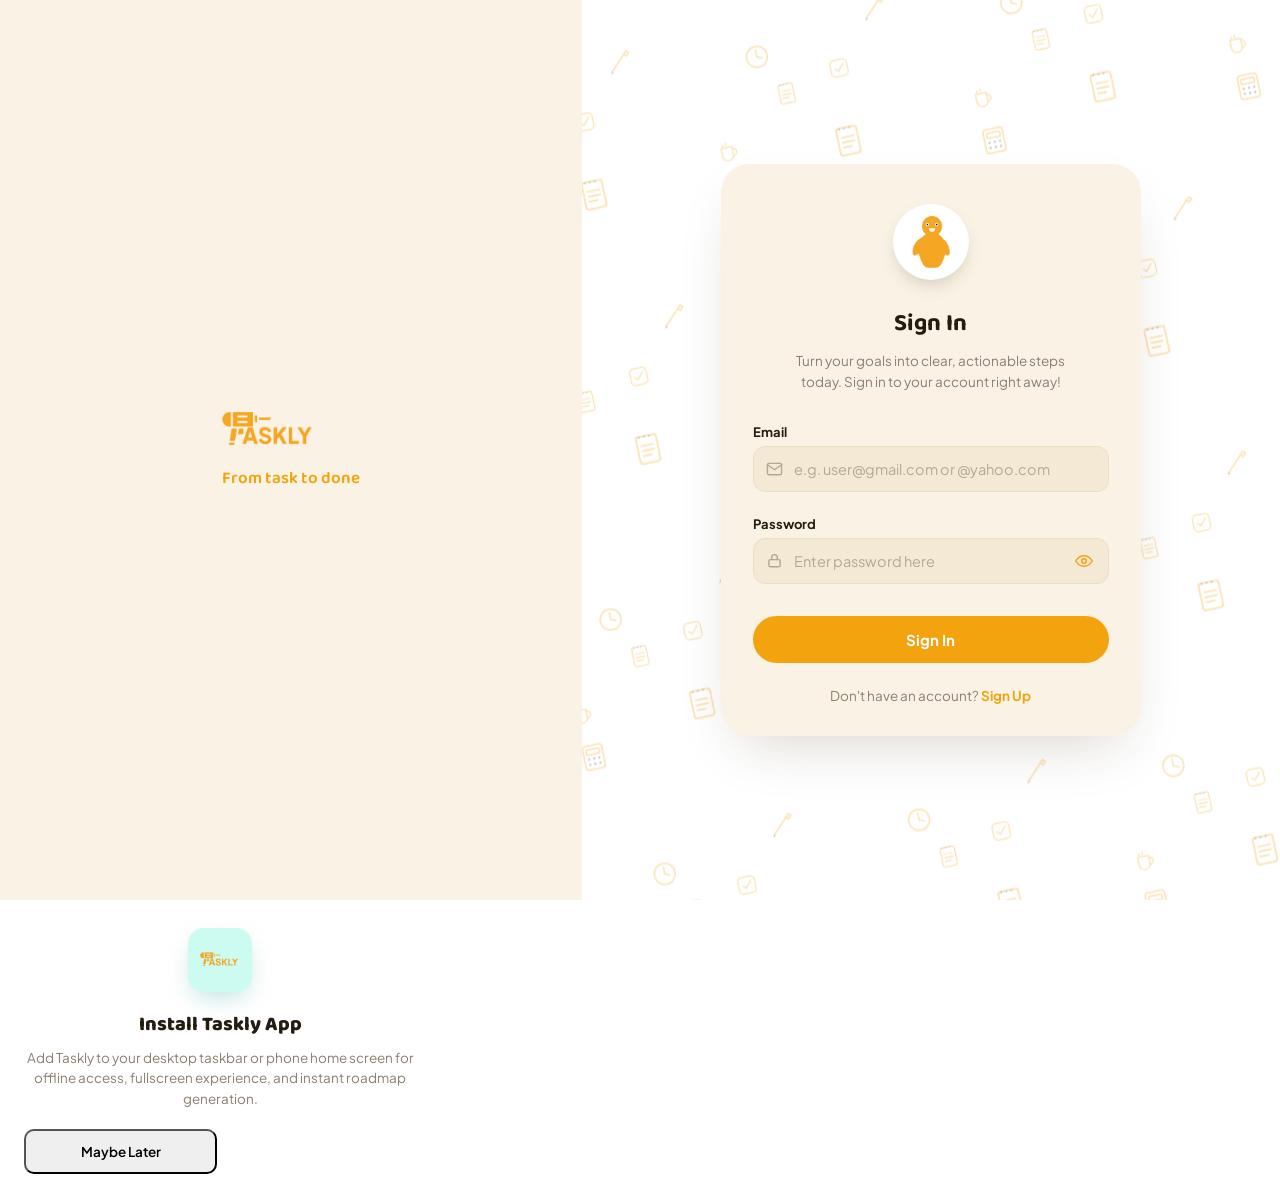
<file: dashboard.html>
<!DOCTYPE html>
<html lang="en">
<head>
<meta charset="UTF-8">
<meta name="viewport" content="width=device-width, initial-scale=1.0">
<title>Taskly — Dashboard</title>
<link rel="shortcut icon" href="assets/Icon.png" type="image/png">
<link rel="manifest" href="manifest.json">
<meta name="theme-color" content="#0D9488">
<meta name="mobile-web-app-capable" content="yes">
<meta name="apple-mobile-web-app-capable" content="yes">
<meta name="apple-mobile-web-app-status-bar-style" content="black-translucent">
<meta name="apple-mobile-web-app-title" content="Taskly">
<link rel="apple-touch-icon" href="assets/Icon.png">
<link rel="preconnect" href="https://fonts.googleapis.com">
<link rel="preconnect" href="https://fonts.gstatic.com" crossorigin>
<link href="https://fonts.googleapis.com/css2?family=Baloo+2:wght@600;700&family=Plus+Jakarta+Sans:wght@400;500;600;700&display=swap" rel="stylesheet">
<link rel="stylesheet" href="css/dashboard.css">
<link rel="stylesheet" href="css/sidebar.css">
<link rel="stylesheet" href="css/streak.css">
<link rel="stylesheet" href="css/nodi.css">
<script>
  try {
    const savedTheme = localStorage.getItem("taskly_theme") || "light";
    document.documentElement.setAttribute("data-theme", savedTheme);
  } catch (e) {}
</script>
<script src="js/session-guard.js"></script>
</head>
<body>

<!-- Icon sprite -->
<svg width="0" height="0" style="position:absolute" aria-hidden="true">
  <defs>
    <symbol id="ic-grid" viewBox="0 0 24 24"><rect x="3" y="3" width="8" height="8" rx="1.5"/><rect x="13" y="3" width="8" height="8" rx="1.5"/><rect x="3" y="13" width="8" height="8" rx="1.5"/><rect x="13" y="13" width="8" height="8" rx="1.5"/></symbol>
    <symbol id="ic-route" viewBox="0 0 24 24"><circle cx="6" cy="6" r="2.5"/><circle cx="18" cy="18" r="2.5"/><path d="M6 8.5V13a4 4 0 0 0 4 4h4"/></symbol>
    <symbol id="ic-bell" viewBox="0 0 24 24"><path d="M6 9a6 6 0 0 1 12 0c0 4 1.5 5.5 2 6H4c.5-.5 2-2 2-6Z"/><path d="M10 19a2 2 0 0 0 4 0"/></symbol>
    <symbol id="ic-user" viewBox="0 0 24 24"><circle cx="12" cy="8" r="4"/><path d="M4 21c0-4.4 3.6-8 8-8s8 3.6 8 8"/></symbol>
    <symbol id="ic-gear" viewBox="0 0 24 24"><path d="M12.22 2h-.44a2 2 0 0 0-2 2v.18a2 2 0 0 1-1 1.73l-.43.25a2 2 0 0 1-2 0l-.15-.08a2 2 0 0 0-2.73.73l-.22.38a2 2 0 0 0 .73 2.73l.15.1a2 2 0 0 1 1 1.72v.51a2 2 0 0 1-1 1.74l-.15.09a2 2 0 0 0-.73 2.73l.22.38a2 2 0 0 0 2.73.73l.15-.08a2 2 0 0 1 2 0l.43.25a2 2 0 0 1 1 1.73V20a2 2 0 0 0 2 2h.44a2 2 0 0 0 2-2v-.18a2 2 0 0 1 1-1.73l.43-.25a2 2 0 0 1 2 0l.15.08a2 2 0 0 0 2.73-.73l.22-.39a2 2 0 0 0-.73-2.73l-.15-.08a2 2 0 0 1-1-1.74v-.5a2 2 0 0 1 1-1.74l.15-.09a2 2 0 0 0 .73-2.73l-.22-.38a2 2 0 0 0-2.73-.73l-.15.08a2 2 0 0 1-2 0l-.43-.25a2 2 0 0 1-1-1.73V4a2 2 0 0 0-2-2z"/><circle cx="12" cy="12" r="3"/></symbol>
    <symbol id="ic-menu" viewBox="0 0 24 24"><line x1="4" y1="7" x2="20" y2="7"/><line x1="4" y1="12" x2="20" y2="12"/><line x1="4" y1="17" x2="20" y2="17"/></symbol>
    <symbol id="ic-close" viewBox="0 0 24 24"><line x1="6" y1="6" x2="18" y2="18"/><line x1="18" y1="6" x2="6" y2="18"/></symbol>
    <symbol id="ic-send" viewBox="0 0 24 24"><path d="M4 12h15"/><path d="M13 6l6 6-6 6"/></symbol>
    <symbol id="ic-plus" viewBox="0 0 24 24"><line x1="12" y1="5" x2="12" y2="19"/><line x1="5" y1="12" x2="19" y2="12"/></symbol>
    <symbol id="ic-dots" viewBox="0 0 24 24"><circle cx="12" cy="5" r="1.6" fill="currentColor" stroke="none"/><circle cx="12" cy="12" r="1.6" fill="currentColor" stroke="none"/><circle cx="12" cy="19" r="1.6" fill="currentColor" stroke="none"/></symbol>
    <symbol id="ic-paperclip" viewBox="0 0 24 24"><path d="M17 7 8.5 15.5a3 3 0 0 0 4.24 4.24L21 11.5a5 5 0 0 0-7.07-7.07L5.5 12.8"/></symbol>
    <symbol id="ic-image" viewBox="0 0 24 24"><rect x="3" y="4" width="18" height="16" rx="2"/><circle cx="9" cy="10" r="1.6" fill="currentColor" stroke="none"/><path d="m4 18 5-5 3.5 3.5L17 12l3.5 3.5"/></symbol>
    <symbol id="ic-laptop" viewBox="0 0 24 24"><rect x="4" y="5" width="16" height="10" rx="1.5"/><path d="M2 19h20"/></symbol>
    <symbol id="ic-car" viewBox="0 0 24 24"><path d="M4 16V11l2-4h12l2 4v5"/><path d="M4 16h16"/><circle cx="7.5" cy="16" r="1.6"/><circle cx="16.5" cy="16" r="1.6"/></symbol>
    <symbol id="ic-pot" viewBox="0 0 24 24"><path d="M4 11h16v4a5 5 0 0 1-5 5H9a5 5 0 0 1-5-5Z"/><path d="M2 11h20"/><path d="M8 11V8a4 4 0 0 1 8 0v3"/></symbol>
    <symbol id="ic-wrench" viewBox="0 0 24 24"><path d="M14.5 6.5a4 4 0 0 0-5.4 4.8L4 16.4V20h3.6l5.1-5.1a4 4 0 0 0 4.8-5.4L15 12l-3-3Z"/></symbol>
    <symbol id="ic-flame" viewBox="0 0 24 24"><path d="M8.5 14.5A2.5 2.5 0 0 0 11 12c0-1.38-.5-2-1-3-1.072-2.143-.224-4.054 2-6 .5 2.5 2 4.9 4 6.5 2 1.6 3 3.5 3 5.5a7 7 0 1 1-14 0c0-1.153.433-2.294 1-3a2.5 2.5 0 0 0 2.5 2.5z"/></symbol>
    <symbol id="ic-check" viewBox="0 0 24 24"><path d="M4 12l5 5 11-11"/></symbol>
    <symbol id="ic-logout" viewBox="0 0 24 24"><path d="M9 21H5a2 2 0 0 1-2-2V5a2 2 0 0 1 2-2h4"/><path d="M16 17l5-5-5-5"/><path d="M21 12H9"/></symbol>
  </defs>
</svg>

<div class="app-shell">

  <div class="drawer-overlay" id="drawerOverlay"></div>

  <!-- Sidebar (Modern Study Case Design) -->
  <aside class="sidebar" id="sidebar">
    <!-- Header / Brand -->
    <div class="sidebar-header-box">
      <a href="dashboard.html" class="sidebar-brand">
        <div class="sidebar-brand-icon" id="sidebarBrandIcon" title="Taskly Workspace">
          <img src="assets/Icon.png" alt="Taskly">
        </div>
        <div class="sidebar-brand-info">
          <span class="sidebar-brand-title">Taskly</span>
          <span class="sidebar-brand-sub">Workspace</span>
        </div>
      </a>
      <button class="sidebar-toggle-btn" id="sidebarToggleBtn" title="Collapse sidebar" aria-label="Collapse sidebar">
        <svg viewBox="0 0 24 24" fill="none" stroke="currentColor" stroke-width="2.2" stroke-linecap="round" stroke-linejoin="round">
          <path d="m15 18-6-6 6-6"/>
        </svg>
      </button>
      <button class="sidebar-close-btn" id="sidebarCloseBtn" title="Close menu" aria-label="Close menu">
        <svg viewBox="0 0 24 24" fill="none" stroke="currentColor" stroke-width="2" stroke-linecap="round" stroke-linejoin="round">
          <line x1="18" y1="6" x2="6" y2="18"></line>
          <line x1="6" y1="6" x2="18" y2="18"></line>
        </svg>
      </button>
    </div>

    <!-- Top Action: New Chat -->
    <div class="sidebar-action-wrap">
      <button class="sidebar-btn-new-chat open-nodi-modal" type="button" id="sidebarNewChatBtn" title="New Chat with Nodi">
        <div class="sidebar-link-icon">
          <svg viewBox="0 0 24 24" fill="none" stroke="currentColor" stroke-width="2" stroke-linecap="round" stroke-linejoin="round">
            <path d="M12 5v14M5 12h14"/>
          </svg>
        </div>
        <span class="sidebar-link-label">New Chat</span>
        <span class="sidebar-ai-tag">AI</span>
      </button>
    </div>

    <!-- Navigation Body -->
    <div class="sidebar-nav-scroll">
      <!-- Section: OVERVIEW -->
      <div class="sidebar-nav-section">
        <h4 class="sidebar-section-title">Overview</h4>
        <ul class="sidebar-menu">
          <li>
            <a class="sidebar-link is-active" href="dashboard.html" title="Dashboard">
              <div class="sidebar-link-icon">
                <svg viewBox="0 0 24 24" fill="none" stroke="currentColor" stroke-width="1.8" stroke-linecap="round" stroke-linejoin="round"><rect x="3" y="3" width="7" height="7" rx="1.5"/><rect x="14" y="3" width="7" height="7" rx="1.5"/><rect x="3" y="14" width="7" height="7" rx="1.5"/><rect x="14" y="14" width="7" height="7" rx="1.5"/></svg>
              </div>
              <span class="sidebar-link-label">Dashboard</span>
            </a>
          </li>
          <li>
            <a class="sidebar-link" href="roadmapmanager.html" title="Roadmaps">
              <div class="sidebar-link-icon">
                <svg viewBox="0 0 24 24" fill="none" stroke="currentColor" stroke-width="1.8" stroke-linecap="round" stroke-linejoin="round"><path d="M6 2 3 6v14a2 2 0 0 0 2 2h14a2 2 0 0 0 2-2V6l-3-4Z"/><path d="M3 6h18"/><path d="M16 10a4 4 0 0 1-8 0"/></svg>
              </div>
              <span class="sidebar-link-label">Roadmaps</span>
            </a>
          </li>
          <li>
            <a class="sidebar-link" href="notifications.html" title="Notifications">
              <div class="sidebar-link-icon">
                <svg viewBox="0 0 24 24" fill="none" stroke="currentColor" stroke-width="1.8" stroke-linecap="round" stroke-linejoin="round"><rect width="20" height="16" x="2" y="4" rx="2"/><path d="m22 7-8.97 5.7a1.94 1.94 0 0 1-2.06 0L2 7"/></svg>
              </div>
              <span class="sidebar-link-label">Notifications</span>
              <span class="sidebar-pill-badge" id="sidebarNotifBadge" style="display:none;">0</span>
            </a>
          </li>
        </ul>
      </div>
    </div>

    <!-- Bottom: Profile Card + Settings + Theme Toggle -->
    <div class="sidebar-footer-group">
      <div class="sidebar-profile-card">
        <a href="account.html" class="sidebar-profile-link" id="sidebarProfileLink" title="View Profile">
          <img class="sidebar-profile-avatar" id="sidebarUserAvatar" src="assets/profile.png" alt="Profile avatar">
          <div class="sidebar-profile-meta">
            <span class="sidebar-profile-name" id="sidebarUserName">Taskly User</span>
            <span class="sidebar-profile-email" id="sidebarUserEmail">user@taskly.app</span>
          </div>
        </a>
        <a href="settings.html" class="sidebar-settings-btn" id="sidebarSettingsBtn" title="Settings" aria-label="Settings">
          <svg viewBox="0 0 24 24" fill="none" stroke="currentColor" stroke-width="1.8" stroke-linecap="round" stroke-linejoin="round">
            <circle cx="12" cy="12" r="3"/>
            <path d="M19.4 15a1.65 1.65 0 0 0 .33 1.82l.06.06a2 2 0 0 1-2.83 2.83l-.06-.06a1.65 1.65 0 0 0-1.82-.33 1.65 1.65 0 0 0-1 1.51V21a2 2 0 0 1-4 0v-.09A1.65 1.65 0 0 0 9 19.4a1.65 1.65 0 0 0-1.82.33l-.06.06a2 2 0 0 1-2.83-2.83l.06-.06a1.65 1.65 0 0 0 .33-1.82 1.65 1.65 0 0 0-1.51-1H3a2 2 0 0 1 0-4h.09A1.65 1.65 0 0 0 4.6 9a1.65 1.65 0 0 0-.33-1.82l-.06-.06a2 2 0 0 1 2.83-2.83l.06.06a1.65 1.65 0 0 0 1.82.33H9a1.65 1.65 0 0 0 1-1.51V3a2 2 0 0 1 4 0v.09a1.65 1.65 0 0 0 1 1.51 1.65 1.65 0 0 0 1.82-.33l.06-.06a2 2 0 0 1 2.83 2.83l-.06.06a1.65 1.65 0 0 0-.33 1.82V9a1.65 1.65 0 0 0 1.51 1H21a2 2 0 0 1 0 4h-.09a1.65 1.65 0 0 0-1.51 1z"/>
          </svg>
        </a>
      </div>
    </div>
  </aside>

  <!-- Main column -->
  <div class="main-column">

    <header class="topbar">
      <div class="topbar-left">
        <button class="hamburger-btn" id="hamburgerBtn" aria-label="Open menu">
          <svg viewBox="0 0 24 24" fill="none" stroke="currentColor" stroke-width="2" stroke-linecap="round"><use href="#ic-menu"/></svg>
        </button>
        <span class="topbar-title">Taskly</span>
      </div>
      <div class="topbar-right">
        <button class="icon-btn-ghost navbar-theme-btn" id="navbarThemeBtn" aria-label="Toggle Light / Dark Mode" title="Toggle theme">
          <svg class="theme-icon-sun" viewBox="0 0 24 24" fill="none" stroke="currentColor" stroke-width="1.8" stroke-linecap="round" stroke-linejoin="round"><circle cx="12" cy="12" r="5"/><line x1="12" y1="1" x2="12" y2="3"/><line x1="12" y1="21" x2="12" y2="23"/><line x1="4.22" y1="4.22" x2="5.64" y2="5.64"/><line x1="18.36" y1="18.36" x2="19.78" y2="19.78"/><line x1="1" y1="12" x2="3" y2="12"/><line x1="21" y1="12" x2="23" y2="12"/><line x1="4.22" y1="19.78" x2="5.64" y2="18.36"/><line x1="18.36" y1="5.64" x2="19.78" y2="4.22"/></svg>
          <svg class="theme-icon-moon" viewBox="0 0 24 24" fill="none" stroke="currentColor" stroke-width="1.8" stroke-linecap="round" stroke-linejoin="round" style="display:none;"><path d="M21 12.79A9 9 0 1 1 11.21 3 7 7 0 0 0 21 12.79z"/></svg>
        </button>
        <button class="icon-btn-ghost" id="streakBtn" aria-label="Your streak">
          <svg viewBox="0 0 24 24" fill="currentColor" stroke="none"><use href="#ic-flame"/></svg>
          <span class="badge-count" id="streakBadge">5</span>
        </button>
        <button class="icon-btn-ghost" id="notifBtn" aria-label="Notifications">
          <svg viewBox="0 0 24 24" fill="none" stroke="currentColor" stroke-width="1.8" stroke-linecap="round" stroke-linejoin="round"><use href="#ic-bell"/></svg>
          <span class="notif-dot" id="notifDot"></span>
        </button>
        <img class="topbar-avatar" src="assets/profile.png" alt="Your profile">
      </div>
    </header>

    <main class="main-content">

      <!-- Minimal slanted productivity-icon wallpaper, yellow, on the white content area -->
      <div class="bg-pattern" id="bgPattern" aria-hidden="true">
        <svg class="pattern-root" width="100%" height="100%" xmlns="http://www.w3.org/2000/svg">
          <defs>
            <symbol id="pat-notebook" viewBox="0 0 40 40">
              <rect x="7" y="4" width="24" height="32" rx="3"/>
              <circle cx="11" cy="4.5" r="1.1" fill="currentColor" stroke="none"/>
              <circle cx="17" cy="4.5" r="1.1" fill="currentColor" stroke="none"/>
              <circle cx="23" cy="4.5" r="1.1" fill="currentColor" stroke="none"/>
              <line x1="12" y1="15" x2="26" y2="15"/>
              <line x1="12" y1="21" x2="26" y2="21"/>
              <line x1="12" y1="27" x2="22" y2="27"/>
            </symbol>
            <symbol id="pat-calculator" viewBox="0 0 40 40">
              <rect x="7" y="4" width="26" height="32" rx="4"/>
              <rect x="11" y="9" width="18" height="7" rx="1.5"/>
              <circle cx="13" cy="22" r="1.4" fill="currentColor" stroke="none"/>
              <circle cx="20" cy="22" r="1.4" fill="currentColor" stroke="none"/>
              <circle cx="27" cy="22" r="1.4" fill="currentColor" stroke="none"/>
              <circle cx="13" cy="29" r="1.4" fill="currentColor" stroke="none"/>
              <circle cx="20" cy="29" r="1.4" fill="currentColor" stroke="none"/>
              <circle cx="27" cy="29" r="1.4" fill="currentColor" stroke="none"/>
            </symbol>
            <symbol id="pat-pencil" viewBox="0 0 40 40">
              <path d="M7 33 L27 13"/>
              <path d="M27 13 L31 9 L34 12 L30 16 Z"/>
              <path d="M7 33 L5 36 L9 34 Z" fill="currentColor" stroke="none"/>
            </symbol>
            <symbol id="pat-clock" viewBox="0 0 40 40">
              <circle cx="20" cy="20" r="15"/>
              <line x1="20" y1="20" x2="20" y2="10"/>
              <line x1="20" y1="20" x2="27" y2="23"/>
            </symbol>
            <symbol id="pat-check" viewBox="0 0 40 40">
              <rect x="6" y="6" width="28" height="28" rx="7"/>
              <path d="M13 20 L18 25 L28 13"/>
            </symbol>
            <symbol id="pat-cup" viewBox="0 0 40 40">
              <path d="M9 13 H26 V25 A8.5 8.5 0 0 1 9 25 Z"/>
              <path d="M26 16 A5.5 5.5 0 0 1 26 27"/>
              <line x1="12" y1="8" x2="12" y2="11"/>
              <line x1="17.5" y1="6" x2="17.5" y2="9.5"/>
            </symbol>
            <pattern id="dash-pattern" width="260" height="260" patternUnits="userSpaceOnUse" patternTransform="rotate(-12)">
              <use class="pat-icon" href="#pat-notebook" x="6" y="14" width="34" height="34"/>
              <use class="pat-icon" href="#pat-calculator" x="150" y="46" width="30" height="30"/>
              <use class="pat-icon" href="#pat-pencil" x="60" y="150" width="30" height="30"/>
              <use class="pat-icon" href="#pat-clock" x="196" y="176" width="28" height="28"/>
              <use class="pat-icon" href="#pat-check" x="16" y="206" width="24" height="24"/>
              <use class="pat-icon" href="#pat-cup" x="150" y="4" width="26" height="26"/>
              <use class="pat-icon" href="#pat-notebook" x="220" y="220" width="24" height="24"/>
            </pattern>
          </defs>
          <rect width="100%" height="100%" fill="url(#dash-pattern)"/>
        </svg>
      </div>

      <div class="content-inner">

        <div class="greeting">
          <h1 id="greetingHeading">Welcome back!</h1>
          <p>What would you like to get done? Tell Taskly and we'll guide you all the way.</p>
        </div>

        <div class="chat-card">
          <textarea class="chat-textarea" id="goalInput" placeholder="What's on your mind?" rows="2" maxlength="500"></textarea>
          <div class="chat-toolbar">
            <div class="chat-toolbar-left">
              <button class="chat-icon-btn" type="button" aria-label="Attach a file">
                <svg viewBox="0 0 24 24" fill="none" stroke="currentColor" stroke-width="1.8" stroke-linecap="round" stroke-linejoin="round"><use href="#ic-paperclip"/></svg>
              </button>
              <button class="chat-icon-btn" type="button" aria-label="Attach an image">
                <svg viewBox="0 0 24 24" fill="none" stroke="currentColor" stroke-width="1.8" stroke-linecap="round" stroke-linejoin="round"><use href="#ic-image"/></svg>
              </button>
              <span class="char-count" id="charCount">0/500</span>
            </div>
            <button class="send-btn" id="sendBtn" type="button" aria-label="Send" disabled>
              <svg viewBox="0 0 24 24" fill="none" stroke="currentColor" stroke-width="2.2" stroke-linecap="round" stroke-linejoin="round"><use href="#ic-send"/></svg>
            </button>
          </div>
          <div class="chat-conversation-view" id="chatConversationView" style="display:none;"></div>
        </div>

        <button class="btn-add-roadmap" id="addRoadmapBtn" type="button">
          <svg viewBox="0 0 24 24" fill="none" stroke="currentColor" stroke-width="2.2" stroke-linecap="round"><use href="#ic-plus"/></svg>
          Add New Roadmap
        </button>

        <h2 class="section-heading">Your Roadmaps</h2>

        <div class="roadmap-list" id="roadmapList">
          <!-- Dynamically populated from GET /roadmaps endpoint -->
        </div>

        <div class="empty-roadmaps is-visible" id="emptyRoadmaps">
          <svg viewBox="0 0 24 24" fill="none" stroke="currentColor" stroke-width="1.6" stroke-linecap="round" stroke-linejoin="round"><use href="#ic-route"/></svg>
          <strong>No roadmaps yet</strong>
          Type a goal above or tap "Add New Roadmap" to get your first checkable path.
        </div>

      </div>
    </main>
  </div>
</div>



<!-- ============ Notifications dropdown ============ -->
<div class="dropdown-panel" id="notifPanel" role="menu" aria-label="Notifications">
  <div class="dropdown-header">Notifications</div>

  <div class="notif-item">
    <div class="notif-icon"><svg viewBox="0 0 24 24" fill="none" stroke="currentColor" stroke-width="2" stroke-linecap="round" stroke-linejoin="round"><use href="#ic-check"/></svg></div>
    <div>
      <p class="notif-text"><strong>My Figma course</strong> — you finished "Auto layout basics".</p>
      <p class="notif-time">12 minutes ago</p>
    </div>
  </div>

  <div class="notif-item">
    <div class="notif-icon is-teal"><svg viewBox="0 0 24 24" fill="currentColor" stroke="none"><use href="#ic-flame"/></svg></div>
    <div>
      <p class="notif-text">You're on a <strong>5 day streak</strong>. Keep it going today!</p>
      <p class="notif-time">3 hours ago</p>
    </div>
  </div>

  <div class="notif-item">
    <div class="notif-icon"><svg viewBox="0 0 24 24" fill="none" stroke="currentColor" stroke-width="1.8" stroke-linecap="round" stroke-linejoin="round"><use href="#ic-route"/></svg></div>
    <div>
      <p class="notif-text">Your <strong>Jollof Rice recipe</strong> roadmap is almost done — 2 tasks left.</p>
      <p class="notif-time">Yesterday</p>
    </div>
  </div>

  <div class="notif-item">
    <div class="notif-icon is-teal"><svg viewBox="0 0 24 24" fill="none" stroke="currentColor" stroke-width="1.8" stroke-linecap="round" stroke-linejoin="round"><use href="#ic-plus"/></svg></div>
    <div>
      <p class="notif-text">"Plumbing" roadmap was created and is ready to start.</p>
      <p class="notif-time">2 days ago</p>
    </div>
  </div>

  <div class="dropdown-footer">
    <button class="view-all-btn" id="viewAllNotifsBtn" type="button">View all notifications</button>
  </div>
</div>

<!-- ============ Streak dropdown panel ============ -->
<div class="dropdown-panel modal-streak-dropdown" id="streakOverlay" role="dialog" aria-label="Your streak">
  <div class="dropdown-header">
    <span style="display:inline-flex; align-items:center; gap:6px;">
      <svg width="16" height="16" viewBox="0 0 24 24" fill="#FF6B00" stroke="none"><use href="#ic-flame"/></svg>
      Your Streak
    </span>
    <button class="modal-close" data-close-modal="streakOverlay" aria-label="Close">
      <svg viewBox="0 0 24 24" fill="none" stroke="currentColor" stroke-width="2" stroke-linecap="round"><use href="#ic-close"/></svg>
    </button>
  </div>
  <div class="modal-streak">
    <div class="streak-flame-big">
      <svg viewBox="0 0 24 24" fill="currentColor" stroke="none"><use href="#ic-flame"/></svg>
    </div>
    <p class="streak-count-big" id="streakCountBig">5 Days</p>
    <p class="streak-sub">You're on fire! Complete a task today to keep it going.</p>
    <div class="streak-week" id="streakWeek"></div>
    <div class="streak-countdown-box">
      <p class="streak-countdown-label">Streak resets in</p>
      <p class="streak-countdown" id="streakCountdown">--:--:--</p>
    </div>
  </div>
</div>

<!-- ============ Custom Rename Roadmap modal ============ -->
<div class="modal-overlay" id="renameRoadmapModal">
  <div class="modal" role="dialog" aria-modal="true" aria-label="Rename roadmap">
    <div class="modal-header">
      <h3>Rename Roadmap</h3>
      <button class="modal-close" data-close-modal="renameRoadmapModal" aria-label="Close">
        <svg viewBox="0 0 24 24" fill="none" stroke="currentColor" stroke-width="2" stroke-linecap="round"><use href="#ic-close"/></svg>
      </button>
    </div>
    <p class="modal-sub">Enter a new name for this roadmap.</p>
    <div style="margin: 16px 0;">
      <input type="text" class="modal-input" id="customRenameInput" placeholder="Roadmap title…" maxlength="120">
    </div>
    <div class="modal-actions" style="display:flex; justify-content:flex-end; gap:10px; margin-top:16px;">
      <button class="btn-ghost" type="button" data-close-modal="renameRoadmapModal">Cancel</button>
      <button class="btn-solid" id="customRenameSaveBtn" type="button">Save Changes</button>
    </div>
  </div>
</div>

<!-- ============ Add New Roadmap modal ============ -->
<div class="modal-overlay" id="addRoadmapOverlay">
  <div class="modal" role="dialog" aria-modal="true" aria-label="Add a new roadmap">

    <div class="form-view" id="addRoadmapFormView">
      <div class="modal-header">
        <h3>Start a new roadmap</h3>
        <button class="modal-close" data-close-modal="addRoadmapOverlay" aria-label="Close">
          <svg viewBox="0 0 24 24" fill="none" stroke="currentColor" stroke-width="2" stroke-linecap="round"><use href="#ic-close"/></svg>
        </button>
      </div>
      <p class="modal-sub">Type any goal, from a skill to an errand. Taskly will figure out whether it needs a step-by-step path or a simple checklist.</p>

      <textarea class="modal-textarea" id="modalGoalInput" maxlength="500" placeholder="e.g. Learn Rust, plan a wedding, buy groceries for the week…"></textarea>
      <p class="modal-char-count"><span id="modalCharCount">0</span>/500</p>

      <div class="example-chips">
        <button class="example-chip" type="button" data-example="Learn the basics of Rust">Learn Rust</button>
        <button class="example-chip" type="button" data-example="Plan a wedding in 6 months">Plan a wedding</button>
        <button class="example-chip" type="button" data-example="Buy groceries for the week">Weekly groceries</button>
      </div>

      <div class="modal-footer">
        <button class="btn-ghost" type="button" data-close-modal="addRoadmapOverlay">Cancel</button>
        <button class="btn-solid" id="generateRoadmapBtn" type="button" disabled>Generate Roadmap</button>
      </div>
    </div>

    <div class="generation-state" id="generationState">
      <div class="gen-ring"></div>
      <p class="generation-message" id="generationMessage">Breaking this into phases…</p>
      <p class="generation-submessage">This usually takes a few seconds.</p>
    </div>

  </div>
</div>

<!-- ============ Roadmap options modal ============ -->
<div class="modal-overlay" id="roadmapOptionsOverlay">
  <div class="modal" role="dialog" aria-modal="true" aria-label="Roadmap options">

    <div id="roadmapOptionsView">
      <div class="modal-header">
        <h3>Roadmap Options</h3>
        <button class="modal-close" data-close-modal="roadmapOptionsOverlay" aria-label="Close">
          <svg viewBox="0 0 24 24" fill="none" stroke="currentColor" stroke-width="2" stroke-linecap="round"><use href="#ic-close"/></svg>
        </button>
      </div>

      <div class="roadmap-options-header">
        <div class="roadmap-icon" id="optionsRoadmapIcon">
          <svg viewBox="0 0 24 24" fill="none" stroke="currentColor" stroke-width="1.8" stroke-linecap="round" stroke-linejoin="round"><use href="#ic-route" id="optionsRoadmapIconUse"/></svg>
        </div>
        <div class="roadmap-options-header-text">
          <p class="title" id="optionsRoadmapTitle">Roadmap</p>
          <p class="meta" id="optionsRoadmapMeta">—</p>
        </div>
      </div>

      <div class="option-list">
        <button class="option-item" type="button" id="viewRoadmapOption">
          <svg viewBox="0 0 24 24" fill="none" stroke="currentColor" stroke-width="1.8" stroke-linecap="round" stroke-linejoin="round"><use href="#ic-route"/></svg>
          View Roadmap
        </button>
        <button class="option-item" type="button" id="renameRoadmapOption">
          <svg viewBox="0 0 24 24" fill="none" stroke="currentColor" stroke-width="1.8" stroke-linecap="round" stroke-linejoin="round"><path d="M12 20h9"/><path d="M16.5 3.5a2.1 2.1 0 0 1 3 3L7 19l-4 1 1-4Z"/></svg>
          Rename Roadmap
        </button>
        <button class="option-item" type="button" id="regenerateRoadmapOption">
          <svg viewBox="0 0 24 24" fill="none" stroke="currentColor" stroke-width="1.8" stroke-linecap="round" stroke-linejoin="round"><path d="M21 12a9 9 0 1 1-3-6.7"/><path d="M21 3v6h-6"/></svg>
          Regenerate Roadmap
        </button>
        <button class="option-item is-danger" type="button" id="deleteRoadmapOption">
          <svg viewBox="0 0 24 24" fill="none" stroke="currentColor" stroke-width="1.8" stroke-linecap="round" stroke-linejoin="round"><path d="M4 7h16"/><path d="M10 11v6"/><path d="M14 11v6"/><path d="M6 7l1 13a2 2 0 0 0 2 2h6a2 2 0 0 0 2-2l1-13"/><path d="M9 7V4a1 1 0 0 1 1-1h4a1 1 0 0 1 1 1v3"/></svg>
          Delete Roadmap
        </button>
      </div>
    </div>

    <div class="confirm-view" id="deleteConfirmView">
      <div class="warn-icon">
        <svg viewBox="0 0 24 24" fill="none" stroke="currentColor" stroke-width="2" stroke-linecap="round" stroke-linejoin="round"><path d="M12 9v4"/><path d="M12 17h.01"/><path d="M10.3 3.9 1.8 18a2 2 0 0 0 1.7 3h17a2 2 0 0 0 1.7-3L13.7 3.9a2 2 0 0 0-3.4 0Z"/></svg>
      </div>
      <p>Delete "<strong id="deleteConfirmTitle">this roadmap</strong>"? This can't be undone.</p>
      <div class="confirm-actions">
        <button class="btn-ghost" type="button" id="cancelDeleteBtn">Cancel</button>
        <button class="btn-solid is-danger" type="button" id="confirmDeleteBtn">Delete</button>
      </div>
    </div>

  </div>
</div>

<!-- ============ Ask Nodi modal ============ -->
<div class="modal-overlay" id="nodiOverlay">
  <div class="modal modal-nodi" role="dialog" aria-modal="true" aria-label="Ask Nodi">
    <div class="nodi-header">
      <img src="assets/Nodi.png" alt="">
      <div class="nodi-header-text">
        <p class="name">Nodi</p>
        <p class="status">Online</p>
      </div>
      <button class="modal-close" data-close-modal="nodiOverlay" aria-label="Close">
        <svg viewBox="0 0 24 24" fill="none" stroke="currentColor" stroke-width="2" stroke-linecap="round"><use href="#ic-close"/></svg>
      </button>
    </div>

    <div class="nodi-body" id="nodiBody">
      <div class="chat-bubble from-nodi">Hey, I'm Nodi 👋 Ask me anything about your roadmaps, or tell me what you're stuck on.</div>
    </div>

    <div class="nodi-suggestions" id="nodiSuggestions">
      <button class="suggestion-chip" type="button">Help me get unstuck</button>
      <button class="suggestion-chip" type="button">Explain this task</button>
      <button class="suggestion-chip" type="button">Suggest resources</button>
    </div>

    <div class="nodi-input-row">
      <input class="nodi-input" id="nodiInput" type="text" placeholder="Message Nodi…" maxlength="500">
      <button class="send-btn" id="nodiSendBtn" type="button" aria-label="Send">
        <svg viewBox="0 0 24 24" fill="none" stroke="currentColor" stroke-width="2.2" stroke-linecap="round" stroke-linejoin="round"><use href="#ic-send"/></svg>
      </button>
    </div>
  </div>
</div>

<div class="toast" id="toast" role="status" aria-live="polite"></div>

<script src="js/api.js"></script>
<script src="js/pwa.js"></script>
<script src="js/streak.js"></script>
<script src="js/sidebar.js"></script>
<script src="js/nodi.js"></script>
<script src="js/dashboard.js"></script>
</body>
</html>
</file>
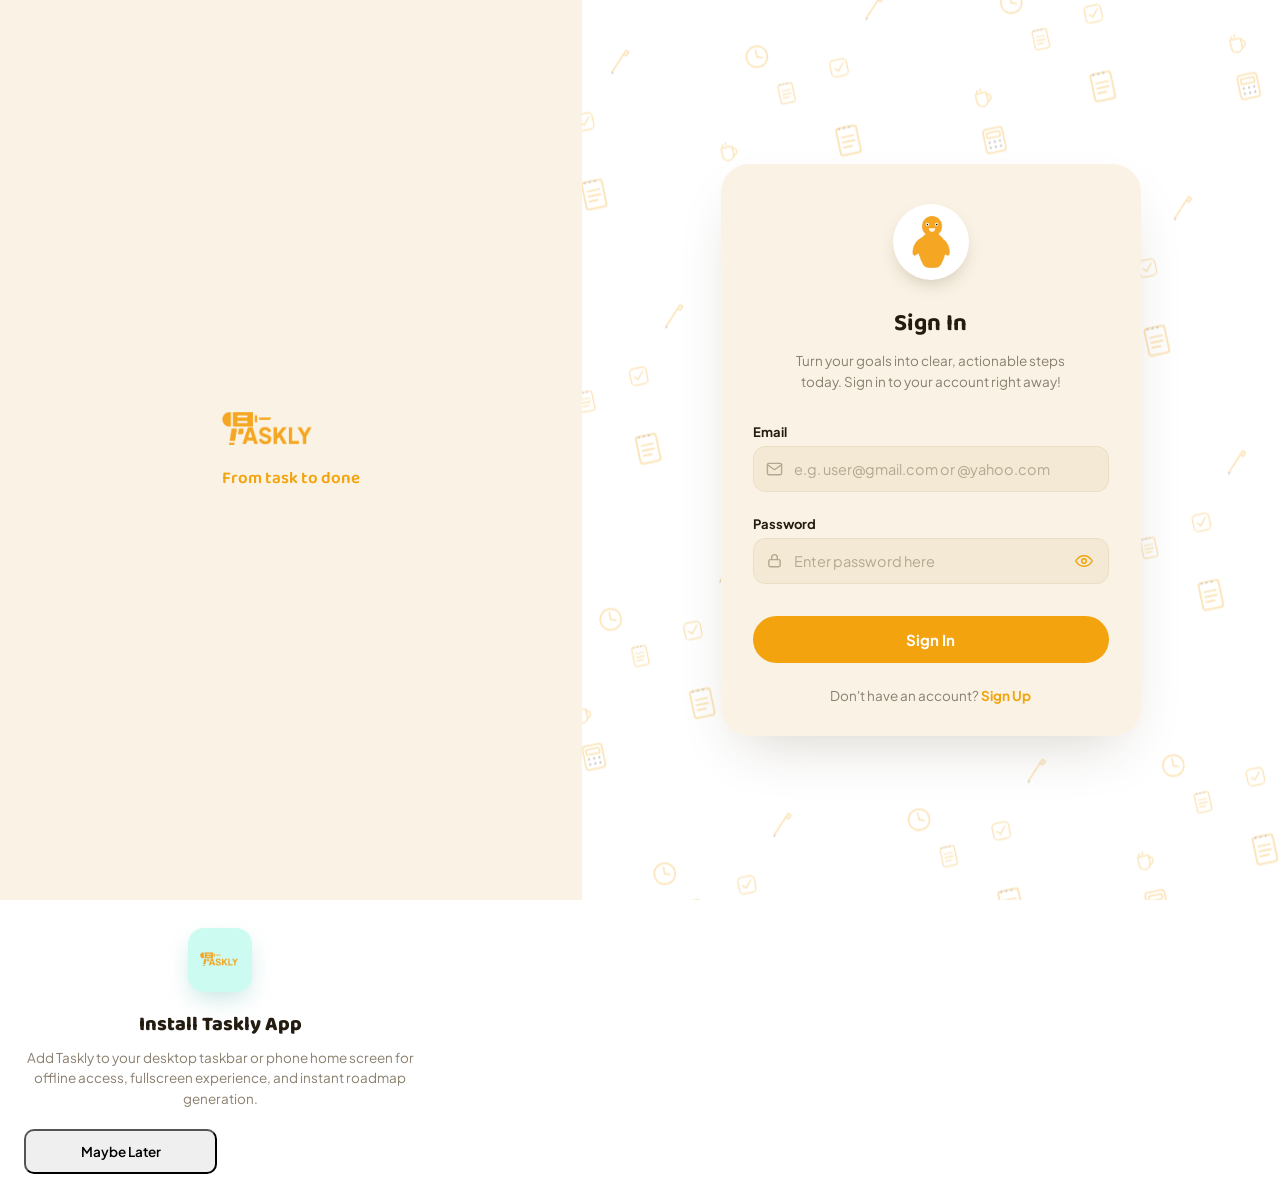
<file: login.html>
<!DOCTYPE html>
<html lang="en">
<head>
<meta charset="UTF-8">
<meta name="viewport" content="width=device-width, initial-scale=1.0">
<title>Taskly — Sign In</title>
<link rel="shortcut icon" href="assets/Icon.png" type="image/png">
<link rel="manifest" href="manifest.json">
<meta name="theme-color" content="#0D9488">
<meta name="mobile-web-app-capable" content="yes">
<meta name="apple-mobile-web-app-capable" content="yes">
<meta name="apple-mobile-web-app-status-bar-style" content="black-translucent">
<meta name="apple-mobile-web-app-title" content="Taskly">
<link rel="apple-touch-icon" href="assets/Icon.png">
<link rel="preconnect" href="https://fonts.googleapis.com">
<link rel="preconnect" href="https://fonts.gstatic.com" crossorigin>
<link href="https://fonts.googleapis.com/css2?family=Baloo+2:wght@600;700&family=Plus+Jakarta+Sans:wght@400;500;600;700&display=swap" rel="stylesheet">
<link rel="stylesheet" href="css/auth.css">
<script>
  try {
    const savedTheme = localStorage.getItem("taskly_theme") || "light";
    document.documentElement.setAttribute("data-theme", savedTheme);
  } catch (e) {}
</script>
</head>
<body>

<div class="page-shell">
  <div class="auth-layout">

    <!-- Left brand panel -->
    <aside class="brand-panel">
      <div class="brand-block">
        <div class="brand-mark">
          <img class="brand-mark-icon" src="assets/tasklylogo.png" alt="Taskly logo">
          
        </div>
        <p class="brand-tagline">From task to done</p>
      </div>
    </aside>

    <!-- Right form panel (white) -->
    <main class="form-panel">

      <!-- Minimal slanted productivity-icon wallpaper, yellow, on the white panel -->
      <div class="bg-pattern" id="bgPattern" aria-hidden="true">
        <svg class="pattern-root" width="100%" height="100%" xmlns="http://www.w3.org/2000/svg">
          <defs>
            <symbol id="ic-notebook" viewBox="0 0 40 40">
              <rect x="7" y="4" width="24" height="32" rx="3"/>
              <circle cx="11" cy="4.5" r="1.1" fill="currentColor" stroke="none"/>
              <circle cx="17" cy="4.5" r="1.1" fill="currentColor" stroke="none"/>
              <circle cx="23" cy="4.5" r="1.1" fill="currentColor" stroke="none"/>
              <line x1="12" y1="15" x2="26" y2="15"/>
              <line x1="12" y1="21" x2="26" y2="21"/>
              <line x1="12" y1="27" x2="22" y2="27"/>
            </symbol>
            <symbol id="ic-calculator" viewBox="0 0 40 40">
              <rect x="7" y="4" width="26" height="32" rx="4"/>
              <rect x="11" y="9" width="18" height="7" rx="1.5"/>
              <circle cx="13" cy="22" r="1.4" fill="currentColor" stroke="none"/>
              <circle cx="20" cy="22" r="1.4" fill="currentColor" stroke="none"/>
              <circle cx="27" cy="22" r="1.4" fill="currentColor" stroke="none"/>
              <circle cx="13" cy="29" r="1.4" fill="currentColor" stroke="none"/>
              <circle cx="20" cy="29" r="1.4" fill="currentColor" stroke="none"/>
              <circle cx="27" cy="29" r="1.4" fill="currentColor" stroke="none"/>
            </symbol>
            <symbol id="ic-pencil" viewBox="0 0 40 40">
              <path d="M7 33 L27 13"/>
              <path d="M27 13 L31 9 L34 12 L30 16 Z"/>
              <path d="M7 33 L5 36 L9 34 Z" fill="currentColor" stroke="none"/>
            </symbol>
            <symbol id="ic-clock" viewBox="0 0 40 40">
              <circle cx="20" cy="20" r="15"/>
              <line x1="20" y1="20" x2="20" y2="10"/>
              <line x1="20" y1="20" x2="27" y2="23"/>
            </symbol>
            <symbol id="ic-check" viewBox="0 0 40 40">
              <rect x="6" y="6" width="28" height="28" rx="7"/>
              <path d="M13 20 L18 25 L28 13"/>
            </symbol>
            <symbol id="ic-cup" viewBox="0 0 40 40">
              <path d="M9 13 H26 V25 A8.5 8.5 0 0 1 9 25 Z"/>
              <path d="M26 16 A5.5 5.5 0 0 1 26 27"/>
              <line x1="12" y1="8" x2="12" y2="11"/>
              <line x1="17.5" y1="6" x2="17.5" y2="9.5"/>
            </symbol>
            <pattern id="taskly-pattern" width="260" height="260" patternUnits="userSpaceOnUse" patternTransform="rotate(-12)">
              <use class="pat-icon" href="#ic-notebook" x="6" y="14" width="34" height="34"/>
              <use class="pat-icon" href="#ic-calculator" x="150" y="46" width="30" height="30"/>
              <use class="pat-icon" href="#ic-pencil" x="60" y="150" width="30" height="30"/>
              <use class="pat-icon" href="#ic-clock" x="196" y="176" width="28" height="28"/>
              <use class="pat-icon" href="#ic-check" x="16" y="206" width="24" height="24"/>
              <use class="pat-icon" href="#ic-cup" x="150" y="4" width="26" height="26"/>
              <use class="pat-icon" href="#ic-notebook" x="220" y="220" width="24" height="24"/>
            </pattern>
          </defs>
          <rect width="100%" height="100%" fill="url(#taskly-pattern)"/>
        </svg>
      </div>

      <div class="auth-card" id="authCard">

        <div class="mobile-brand">
          <img class="brand-mark-icon" src="assets/tasklylogo.png" alt="Taskly logo">
          
        </div>

        <div class="avatar-circle">
          <img class="mascot mascot-bob" src="assets/Nodi.png" alt="Nodi, the Taskly mascot">
        </div>

        <h2>Sign In</h2>
        <p class="sub">Turn your goals into clear, actionable steps today. Sign in to your account right away!</p>

        <div id="error-message" class="auth-alert" style="display:none; color: #e53e3e; background: #fff5f5; border: 1px solid #feb2b2; padding: 10px 14px; border-radius: 8px; font-size: 0.875rem; margin-bottom: 1rem; text-align: center;"></div>

        <form class="auth-form" id="formSignin" novalidate>

          <div class="field" id="fieldEmail">
            <label for="email">Email</label>
            <div class="field-input-wrap">
              <svg class="field-icon" viewBox="0 0 24 24" fill="none" stroke="currentColor" stroke-width="2" stroke-linecap="round" stroke-linejoin="round"><rect x="2" y="4" width="20" height="16" rx="2"/><path d="m2 6 10 7L22 6"/></svg>
              <input type="email" id="email" name="email" placeholder="e.g. user@gmail.com or @yahoo.com" autocomplete="email" required>
            </div>
            <div class="field-error"><span>&#9888;</span><span class="field-error-text">Email must be @gmail.com or @yahoo.com</span></div>
          </div>

          <div class="field" id="fieldPassword">
            <label for="password">Password</label>
            <div class="field-input-wrap has-suffix">
              <svg class="field-icon" viewBox="0 0 24 24" fill="none" stroke="currentColor" stroke-width="2" stroke-linecap="round" stroke-linejoin="round"><rect x="4" y="10" width="16" height="10" rx="2"/><path d="M8 10V7a4 4 0 0 1 8 0v3"/></svg>
              <input type="password" id="password" name="password" placeholder="Enter password here" autocomplete="current-password" required>
              <button type="button" class="field-toggle-visibility" data-target="password" aria-label="Show password">
                <svg class="icon-eye-open" viewBox="0 0 24 24" fill="none" stroke="currentColor" stroke-width="2" stroke-linecap="round" stroke-linejoin="round"><path d="M1 12s4-7 11-7 11 7 11 7-4 7-11 7-11-7-11-7Z"/><circle cx="12" cy="12" r="3"/></svg>
              </button>
            </div>
            <div class="field-error"><span>&#9888;</span><span class="field-error-text">Enter your password</span></div>
          </div>

          <button type="submit" class="btn-primary">
            <span class="btn-label">Sign In</span>
            <span class="btn-spinner"><span class="spinner-ring"></span></span>
          </button>

          <p class="switch-line">Don't have an account? <a href="signup.html">Sign Up</a></p>
        </form>

      </div>
    </main>

  </div>
</div>

<div class="toast" id="toast" role="status" aria-live="polite"></div>

<script src="js/api.js"></script>
<script src="js/pwa.js"></script>
<script src="js/auth.js"></script>
<script>Taskly.initForm({ mode: 'login' });</script>
</body>
</html>
</file>
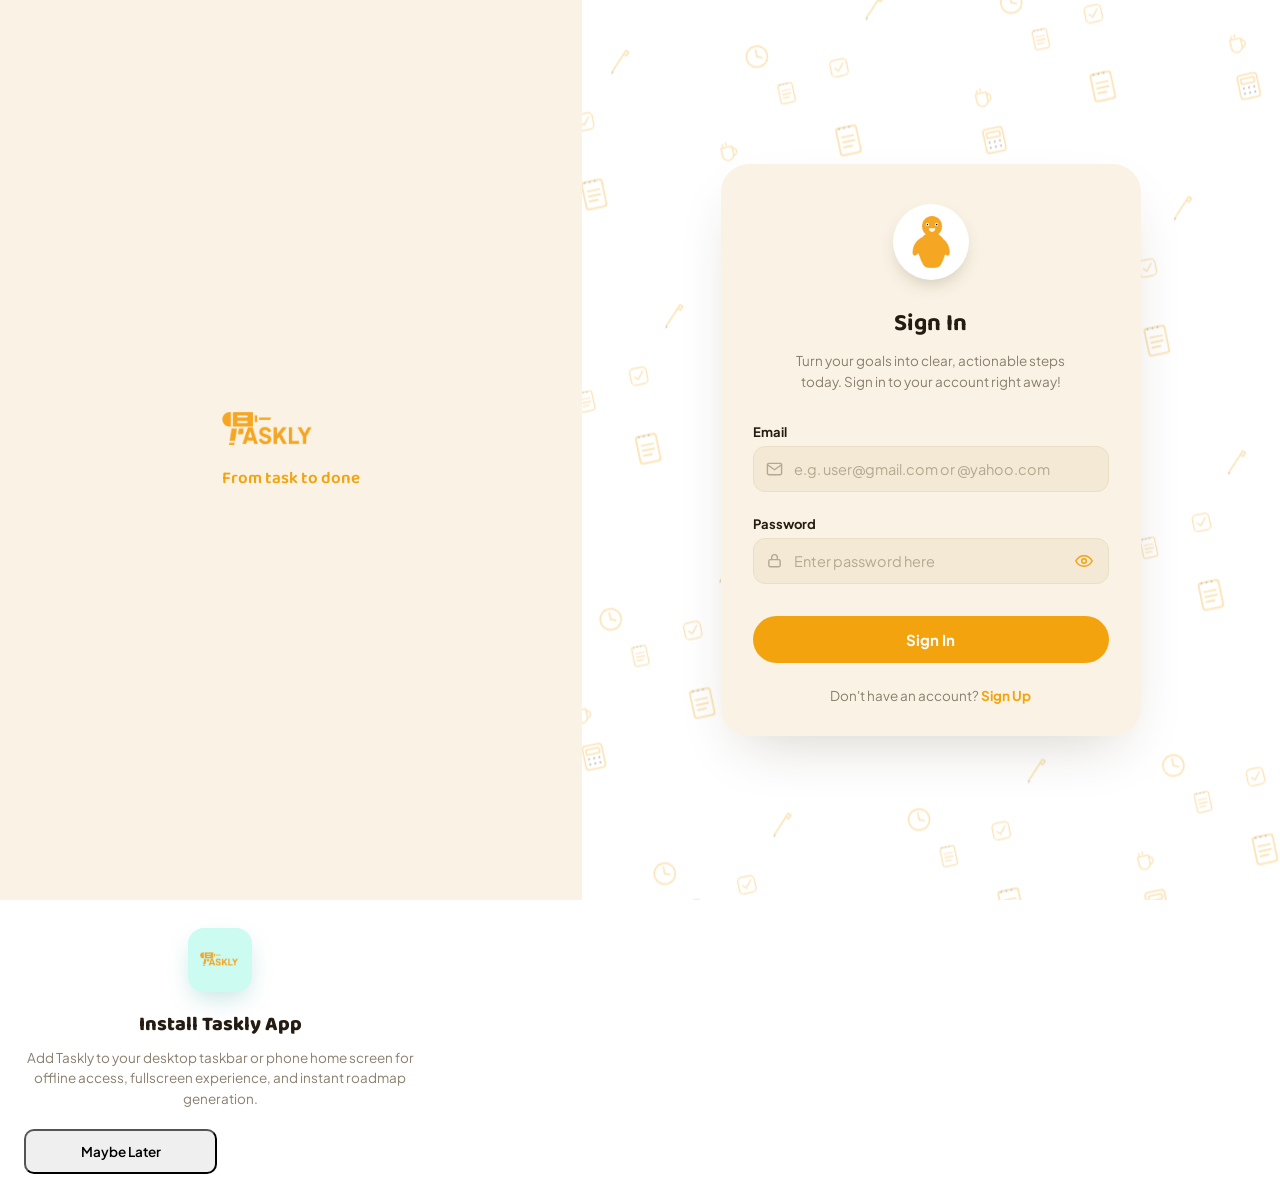
<file: notifications.html>
<!DOCTYPE html>
<html lang="en">
<head>
<meta charset="UTF-8">
<meta name="viewport" content="width=device-width, initial-scale=1.0">
<title>Taskly — Notifications</title>
<link rel="shortcut icon" href="assets/Icon.png" type="image/png">
<link rel="manifest" href="manifest.json">
<meta name="theme-color" content="#0D9488">
<meta name="mobile-web-app-capable" content="yes">
<meta name="apple-mobile-web-app-capable" content="yes">
<meta name="apple-mobile-web-app-status-bar-style" content="black-translucent">
<meta name="apple-mobile-web-app-title" content="Taskly">
<link rel="apple-touch-icon" href="assets/Icon.png">
<link rel="preconnect" href="https://fonts.googleapis.com">
<link rel="preconnect" href="https://fonts.gstatic.com" crossorigin>
<link href="https://fonts.googleapis.com/css2?family=Baloo+2:wght@600;700&family=Plus+Jakarta+Sans:wght@400;500;600;700&display=swap" rel="stylesheet">
<link rel="stylesheet" href="css/notifications.css">
<link rel="stylesheet" href="css/sidebar.css">
<link rel="stylesheet" href="css/streak.css">
<link rel="stylesheet" href="css/nodi.css">
<script>
  try {
    const savedTheme = localStorage.getItem("taskly_theme") || "light";
    document.documentElement.setAttribute("data-theme", savedTheme);
  } catch (e) {}
</script>
<script src="js/session-guard.js"></script>
</head>
<body>

<!-- Icon sprite -->
<svg width="0" height="0" style="position:absolute" aria-hidden="true">
  <defs>
    <symbol id="ic-grid" viewBox="0 0 24 24"><rect x="3" y="3" width="8" height="8" rx="1.5"/><rect x="13" y="3" width="8" height="8" rx="1.5"/><rect x="3" y="13" width="8" height="8" rx="1.5"/><rect x="13" y="13" width="8" height="8" rx="1.5"/></symbol>
    <symbol id="ic-route" viewBox="0 0 24 24"><circle cx="6" cy="6" r="2.5"/><circle cx="18" cy="18" r="2.5"/><path d="M6 8.5V13a4 4 0 0 0 4 4h4"/></symbol>
    <symbol id="ic-bell" viewBox="0 0 24 24"><path d="M6 9a6 6 0 0 1 12 0c0 4 1.5 5.5 2 6H4c.5-.5 2-2 2-6Z"/><path d="M10 19a2 2 0 0 0 4 0"/></symbol>
    <symbol id="ic-user" viewBox="0 0 24 24"><circle cx="12" cy="8" r="4"/><path d="M4 21c0-4.4 3.6-8 8-8s8 3.6 8 8"/></symbol>
    <symbol id="ic-gear" viewBox="0 0 24 24"><path d="M12.22 2h-.44a2 2 0 0 0-2 2v.18a2 2 0 0 1-1 1.73l-.43.25a2 2 0 0 1-2 0l-.15-.08a2 2 0 0 0-2.73.73l-.22.38a2 2 0 0 0 .73 2.73l.15.1a2 2 0 0 1 1 1.72v.51a2 2 0 0 1-1 1.74l-.15.09a2 2 0 0 0-.73 2.73l.22.38a2 2 0 0 0 2.73.73l.15-.08a2 2 0 0 1 2 0l.43.25a2 2 0 0 1 1 1.73V20a2 2 0 0 0 2 2h.44a2 2 0 0 0 2-2v-.18a2 2 0 0 1 1-1.73l.43-.25a2 2 0 0 1 2 0l.15.08a2 2 0 0 0 2.73-.73l.22-.39a2 2 0 0 0-.73-2.73l-.15-.08a2 2 0 0 1-1-1.74v-.5a2 2 0 0 1 1-1.74l.15-.09a2 2 0 0 0 .73-2.73l-.22-.38a2 2 0 0 0-2.73-.73l-.15.08a2 2 0 0 1-2 0l-.43-.25a2 2 0 0 1-1-1.73V4a2 2 0 0 0-2-2z"/><circle cx="12" cy="12" r="3"/></symbol>
    <symbol id="ic-menu" viewBox="0 0 24 24"><line x1="4" y1="7" x2="20" y2="7"/><line x1="4" y1="12" x2="20" y2="12"/><line x1="4" y1="17" x2="20" y2="17"/></symbol>
    <symbol id="ic-close" viewBox="0 0 24 24"><line x1="6" y1="6" x2="18" y2="18"/><line x1="18" y1="6" x2="6" y2="18"/></symbol>
    <symbol id="ic-plus" viewBox="0 0 24 24"><line x1="12" y1="5" x2="12" y2="19"/><line x1="5" y1="12" x2="19" y2="12"/></symbol>
    <symbol id="ic-flame" viewBox="0 0 24 24"><path d="M8.5 14.5A2.5 2.5 0 0 0 11 12c0-1.38-.5-2-1-3-1.072-2.143-.224-4.054 2-6 .5 2.5 2 4.9 4 6.5 2 1.6 3 3.5 3 5.5a7 7 0 1 1-14 0c0-1.153.433-2.294 1-3a2.5 2.5 0 0 0 2.5 2.5z"/></symbol>
    <symbol id="ic-check" viewBox="0 0 24 24"><path d="M4 12l5 5 11-11"/></symbol>
    <symbol id="ic-clock-small" viewBox="0 0 24 24"><circle cx="12" cy="12" r="9"/><path d="M12 7v5l3 3"/></symbol>
    <symbol id="ic-send" viewBox="0 0 24 24"><path d="M4 12h15"/><path d="M13 6l6 6-6 6"/></symbol>
    <symbol id="ic-inbox" viewBox="0 0 24 24"><path d="M4 12h4l2 3h4l2-3h4"/><path d="M5.5 5h13l1.5 7v6a1 1 0 0 1-1 1H5a1 1 0 0 1-1-1v-6Z"/></symbol>
    <symbol id="ic-logout" viewBox="0 0 24 24"><path d="M9 21H5a2 2 0 0 1-2-2V5a2 2 0 0 1 2-2h4"/><path d="M16 17l5-5-5-5"/><path d="M21 12H9"/></symbol>
  </defs>
</svg>

<div class="app-shell">

  <div class="drawer-overlay" id="drawerOverlay"></div>

  <!-- Sidebar (Modern Study Case Design) -->
  <aside class="sidebar" id="sidebar">
    <!-- Header / Brand -->
    <div class="sidebar-header-box">
      <a href="dashboard.html" class="sidebar-brand">
        <div class="sidebar-brand-icon" id="sidebarBrandIcon" title="Taskly Workspace">
          <img src="assets/Icon.png" alt="Taskly">
        </div>
        <div class="sidebar-brand-info">
          <span class="sidebar-brand-title">Taskly</span>
          <span class="sidebar-brand-sub">Workspace</span>
        </div>
      </a>
      <button class="sidebar-toggle-btn" id="sidebarToggleBtn" title="Collapse sidebar" aria-label="Collapse sidebar">
        <svg viewBox="0 0 24 24" fill="none" stroke="currentColor" stroke-width="2.2" stroke-linecap="round" stroke-linejoin="round">
          <path d="m15 18-6-6 6-6"/>
        </svg>
      </button>
      <button class="sidebar-close-btn" id="sidebarCloseBtn" title="Close menu" aria-label="Close menu">
        <svg viewBox="0 0 24 24" fill="none" stroke="currentColor" stroke-width="2" stroke-linecap="round" stroke-linejoin="round">
          <line x1="18" y1="6" x2="6" y2="18"></line>
          <line x1="6" y1="6" x2="18" y2="18"></line>
        </svg>
      </button>
    </div>

    <!-- Top Action: New Chat -->
    <div class="sidebar-action-wrap">
      <button class="sidebar-btn-new-chat open-nodi-modal" type="button" id="sidebarNewChatBtn" title="New Chat with Nodi">
        <div class="sidebar-link-icon">
          <svg viewBox="0 0 24 24" fill="none" stroke="currentColor" stroke-width="2" stroke-linecap="round" stroke-linejoin="round">
            <path d="M12 5v14M5 12h14"/>
          </svg>
        </div>
        <span class="sidebar-link-label">New Chat</span>
        <span class="sidebar-ai-tag">AI</span>
      </button>
    </div>

    <!-- Navigation Body -->
    <div class="sidebar-nav-scroll">
      <!-- Section: OVERVIEW -->
      <div class="sidebar-nav-section">
        <h4 class="sidebar-section-title">Overview</h4>
        <ul class="sidebar-menu">
          <li>
            <a class="sidebar-link" href="dashboard.html" title="Dashboard">
              <div class="sidebar-link-icon">
                <svg viewBox="0 0 24 24" fill="none" stroke="currentColor" stroke-width="1.8" stroke-linecap="round" stroke-linejoin="round"><rect x="3" y="3" width="7" height="7" rx="1.5"/><rect x="14" y="3" width="7" height="7" rx="1.5"/><rect x="3" y="14" width="7" height="7" rx="1.5"/><rect x="14" y="14" width="7" height="7" rx="1.5"/></svg>
              </div>
              <span class="sidebar-link-label">Dashboard</span>
            </a>
          </li>
          <li>
            <a class="sidebar-link" href="roadmapmanager.html" title="Roadmaps">
              <div class="sidebar-link-icon">
                <svg viewBox="0 0 24 24" fill="none" stroke="currentColor" stroke-width="1.8" stroke-linecap="round" stroke-linejoin="round"><path d="M6 2 3 6v14a2 2 0 0 0 2 2h14a2 2 0 0 0 2-2V6l-3-4Z"/><path d="M3 6h18"/><path d="M16 10a4 4 0 0 1-8 0"/></svg>
              </div>
              <span class="sidebar-link-label">Roadmaps</span>
            </a>
          </li>
          <li>
            <a class="sidebar-link is-active" href="notifications.html" title="Notifications">
              <div class="sidebar-link-icon">
                <svg viewBox="0 0 24 24" fill="none" stroke="currentColor" stroke-width="1.8" stroke-linecap="round" stroke-linejoin="round"><rect width="20" height="16" x="2" y="4" rx="2"/><path d="m22 7-8.97 5.7a1.94 1.94 0 0 1-2.06 0L2 7"/></svg>
              </div>
              <span class="sidebar-link-label">Notifications</span>
              <span class="sidebar-pill-badge" id="sidebarNotifBadge" style="display:none;">0</span>
            </a>
          </li>
        </ul>
      </div>
    </div>

    <!-- Bottom: Profile Card + Settings + Theme Toggle -->
    <div class="sidebar-footer-group">
      <div class="sidebar-profile-card">
        <a href="account.html" class="sidebar-profile-link" id="sidebarProfileLink" title="View Profile">
          <img class="sidebar-profile-avatar" id="sidebarUserAvatar" src="assets/profile.png" alt="Profile avatar">
          <div class="sidebar-profile-meta">
            <span class="sidebar-profile-name" id="sidebarUserName">Taskly User</span>
            <span class="sidebar-profile-email" id="sidebarUserEmail">user@taskly.app</span>
          </div>
        </a>
        <a href="settings.html" class="sidebar-settings-btn" id="sidebarSettingsBtn" title="Settings" aria-label="Settings">
          <svg viewBox="0 0 24 24" fill="none" stroke="currentColor" stroke-width="1.8" stroke-linecap="round" stroke-linejoin="round">
            <circle cx="12" cy="12" r="3"/>
            <path d="M19.4 15a1.65 1.65 0 0 0 .33 1.82l.06.06a2 2 0 0 1-2.83 2.83l-.06-.06a1.65 1.65 0 0 0-1.82-.33 1.65 1.65 0 0 0-1 1.51V21a2 2 0 0 1-4 0v-.09A1.65 1.65 0 0 0 9 19.4a1.65 1.65 0 0 0-1.82.33l-.06.06a2 2 0 0 1 2.83-2.83l.06-.06a1.65 1.65 0 0 0 .33-1.82 1.65 1.65 0 0 0-1.51-1H3a2 2 0 0 1 0-4h.09A1.65 1.65 0 0 0 4.6 9a1.65 1.65 0 0 0-.33-1.82l-.06-.06a2 2 0 0 1 2.83-2.83l.06.06a1.65 1.65 0 0 0 1.82.33H9a1.65 1.65 0 0 0 1-1.51V3a2 2 0 0 1 4 0v.09a1.65 1.65 0 0 0 1 1.51 1.65 1.65 0 0 0 1.82-.33l.06-.06a2 2 0 0 1 2.83 2.83l-.06.06a1.65 1.65 0 0 0-.33 1.82V9a1.65 1.65 0 0 0 1.51 1H21a2 2 0 0 1 0 4h-.09a1.65 1.65 0 0 0-1.51 1z"/>
          </svg>
        </a>
      </div>
    </div>
  </aside>

  <!-- Main column -->
  <div class="main-column">

    <header class="topbar">
      <div class="topbar-left">
        <button class="hamburger-btn" id="hamburgerBtn" aria-label="Open menu">
          <svg viewBox="0 0 24 24" fill="none" stroke="currentColor" stroke-width="2" stroke-linecap="round"><use href="#ic-menu"/></svg>
        </button>
        <span class="topbar-title">Taskly</span>
      </div>
      <div class="topbar-right">
        <button class="icon-btn-ghost navbar-theme-btn" id="navbarThemeBtn" aria-label="Toggle Light / Dark Mode" title="Toggle theme">
          <svg class="theme-icon-sun" viewBox="0 0 24 24" fill="none" stroke="currentColor" stroke-width="1.8" stroke-linecap="round" stroke-linejoin="round"><circle cx="12" cy="12" r="5"/><line x1="12" y1="1" x2="12" y2="3"/><line x1="12" y1="21" x2="12" y2="23"/><line x1="4.22" y1="4.22" x2="5.64" y2="5.64"/><line x1="18.36" y1="18.36" x2="19.78" y2="19.78"/><line x1="1" y1="12" x2="3" y2="12"/><line x1="21" y1="12" x2="23" y2="12"/><line x1="4.22" y1="19.78" x2="5.64" y2="18.36"/><line x1="18.36" y1="5.64" x2="19.78" y2="4.22"/></svg>
          <svg class="theme-icon-moon" viewBox="0 0 24 24" fill="none" stroke="currentColor" stroke-width="1.8" stroke-linecap="round" stroke-linejoin="round" style="display:none;"><path d="M21 12.79A9 9 0 1 1 11.21 3 7 7 0 0 0 21 12.79z"/></svg>
        </button>
        <button class="icon-btn-ghost" id="streakBtn" aria-label="Your streak">
          <svg viewBox="0 0 24 24" fill="currentColor" stroke="none"><use href="#ic-flame"/></svg>
          <span class="badge-count">5</span>
        </button>
        <button class="icon-btn-ghost" id="notifBtn" aria-label="Notifications">
          <svg viewBox="0 0 24 24" fill="none" stroke="currentColor" stroke-width="1.8" stroke-linecap="round" stroke-linejoin="round"><use href="#ic-bell"/></svg>
          <span class="notif-dot" id="notifDot"></span>
        </button>
        <img class="topbar-avatar" id="topbarAvatar" src="assets/profile.png" alt="Your profile">
      </div>
    </header>

    <main class="main-content">

      <div class="bg-pattern" id="bgPattern" aria-hidden="true">
        <svg class="pattern-root" width="100%" height="100%" xmlns="http://www.w3.org/2000/svg">
          <defs>
            <symbol id="pat-notebook" viewBox="0 0 40 40">
              <rect x="7" y="4" width="24" height="32" rx="3"/>
              <circle cx="11" cy="4.5" r="1.1" fill="currentColor" stroke="none"/>
              <circle cx="17" cy="4.5" r="1.1" fill="currentColor" stroke="none"/>
              <circle cx="23" cy="4.5" r="1.1" fill="currentColor" stroke="none"/>
              <line x1="12" y1="15" x2="26" y2="15"/>
              <line x1="12" y1="21" x2="26" y2="21"/>
              <line x1="12" y1="27" x2="22" y2="27"/>
            </symbol>
            <symbol id="pat-calculator" viewBox="0 0 40 40">
              <rect x="7" y="4" width="26" height="32" rx="4"/>
              <rect x="11" y="9" width="18" height="7" rx="1.5"/>
              <circle cx="13" cy="22" r="1.4" fill="currentColor" stroke="none"/>
              <circle cx="20" cy="22" r="1.4" fill="currentColor" stroke="none"/>
              <circle cx="27" cy="22" r="1.4" fill="currentColor" stroke="none"/>
              <circle cx="13" cy="29" r="1.4" fill="currentColor" stroke="none"/>
              <circle cx="20" cy="29" r="1.4" fill="currentColor" stroke="none"/>
              <circle cx="27" cy="29" r="1.4" fill="currentColor" stroke="none"/>
            </symbol>
            <symbol id="pat-pencil" viewBox="0 0 40 40">
              <path d="M7 33 L27 13"/>
              <path d="M27 13 L31 9 L34 12 L30 16 Z"/>
              <path d="M7 33 L5 36 L9 34 Z" fill="currentColor" stroke="none"/>
            </symbol>
            <symbol id="pat-clock" viewBox="0 0 40 40">
              <circle cx="20" cy="20" r="15"/>
              <line x1="20" y1="20" x2="20" y2="10"/>
              <line x1="20" y1="20" x2="27" y2="23"/>
            </symbol>
            <symbol id="pat-check" viewBox="0 0 40 40">
              <rect x="6" y="6" width="28" height="28" rx="7"/>
              <path d="M13 20 L18 25 L28 13"/>
            </symbol>
            <symbol id="pat-cup" viewBox="0 0 40 40">
              <path d="M9 13 H26 V25 A8.5 8.5 0 0 1 9 25 Z"/>
              <path d="M26 16 A5.5 5.5 0 0 1 26 27"/>
              <line x1="12" y1="8" x2="12" y2="11"/>
              <line x1="17.5" y1="6" x2="17.5" y2="9.5"/>
            </symbol>
            <pattern id="dash-pattern" width="260" height="260" patternUnits="userSpaceOnUse" patternTransform="rotate(-12)">
              <use class="pat-icon" href="#pat-notebook" x="6" y="14" width="34" height="34"/>
              <use class="pat-icon" href="#pat-calculator" x="150" y="46" width="30" height="30"/>
              <use class="pat-icon" href="#pat-pencil" x="60" y="150" width="30" height="30"/>
              <use class="pat-icon" href="#pat-clock" x="196" y="176" width="28" height="28"/>
              <use class="pat-icon" href="#pat-check" x="16" y="206" width="24" height="24"/>
              <use class="pat-icon" href="#pat-cup" x="150" y="4" width="26" height="26"/>
              <use class="pat-icon" href="#pat-notebook" x="220" y="220" width="24" height="24"/>
            </pattern>
          </defs>
          <rect width="100%" height="100%" fill="url(#dash-pattern)"/>
        </svg>
      </div>

      <div class="content-inner">

        <div class="notif-page-header">
          <div>
            <h1 style="font-family:var(--font-display); font-size:24px; font-weight:700; margin-bottom:6px;">Notifications</h1>
            <p style="font-size:14px; color:var(--color-ink-soft);">Everything that's happened across your roadmaps.</p>
          </div>
          <button class="btn-ghost" id="markAllReadBtn" type="button">
            <svg viewBox="0 0 24 24" fill="none" stroke="currentColor" stroke-width="2.2" stroke-linecap="round" stroke-linejoin="round"><use href="#ic-check"/></svg>
            <span>Mark all as read</span>
          </button>
        </div>

        <div id="notifGroups"><!-- rendered by JS --></div>

        <div class="notif-empty-state" id="notifEmptyState">
          <svg viewBox="0 0 24 24" fill="none" stroke="currentColor" stroke-width="1.6" stroke-linecap="round" stroke-linejoin="round"><use href="#ic-inbox"/></svg>
          <strong style="display:block; color:var(--color-ink); font-size:15px; margin-bottom:4px;">You're all caught up</strong>
          Nothing new right now — check back after you make some progress.
        </div>
    </main>
  </div>
</div>

<div class="dropdown-panel" id="notifPanel" role="menu" aria-label="Notifications">
  <div class="dropdown-header">Notifications</div>
  <div class="notif-item">
    <div class="notif-icon"><svg viewBox="0 0 24 24" fill="none" stroke="currentColor" stroke-width="2" stroke-linecap="round" stroke-linejoin="round"><use href="#ic-check"/></svg></div>
    <div>
      <p class="notif-text"><strong>My Figma course</strong> — you finished "Auto layout basics".</p>
      <p class="notif-time">12 minutes ago</p>
    </div>
  </div>
  <div class="notif-item">
    <div class="notif-icon is-teal"><svg viewBox="0 0 24 24" fill="currentColor" stroke="none"><use href="#ic-flame"/></svg></div>
    <div>
      <p class="notif-text">You're on a <strong>5 day streak</strong>. Keep it going today!</p>
      <p class="notif-time">3 hours ago</p>
    </div>
  </div>
  <div class="dropdown-footer">
    <button class="view-all-btn" id="viewAllNotifsBtn" type="button">You're on this page</button>
  </div>
</div>

<!-- ============ Streak dropdown panel ============ -->
<div class="dropdown-panel modal-streak-dropdown" id="streakOverlay" role="dialog" aria-label="Your streak">
  <div class="dropdown-header">
    <span style="display:inline-flex; align-items:center; gap:6px;">
      <svg width="16" height="16" viewBox="0 0 24 24" fill="#FF6B00" stroke="none"><use href="#ic-flame"/></svg>
      Your Streak
    </span>
    <button class="modal-close" data-close-modal="streakOverlay" aria-label="Close">
      <svg viewBox="0 0 24 24" fill="none" stroke="currentColor" stroke-width="2" stroke-linecap="round"><use href="#ic-close"/></svg>
    </button>
  </div>
  <div class="modal-streak">
    <div class="streak-flame-big">
      <svg viewBox="0 0 24 24" fill="currentColor" stroke="none"><use href="#ic-flame"/></svg>
    </div>
    <p class="streak-count-big" id="streakCountBig">5 Days</p>
    <p class="streak-sub">You're on fire! Complete a task today to keep it going.</p>
    <div class="streak-week" id="streakWeek"></div>
    <div class="streak-countdown-box">
      <p class="streak-countdown-label">Streak resets in</p>
      <p class="streak-countdown" id="streakCountdown">--:--:--</p>
    </div>
  </div>
</div>
</div>

<div class="toast" id="toast" role="status" aria-live="polite"></div>

<script src="js/api.js"></script>
<script src="js/pwa.js"></script>
<script src="js/streak.js"></script>
<script src="js/sidebar.js"></script>
<script src="js/nodi.js"></script>
<script src="js/notifications.js"></script>
</body>
</html>
</file>
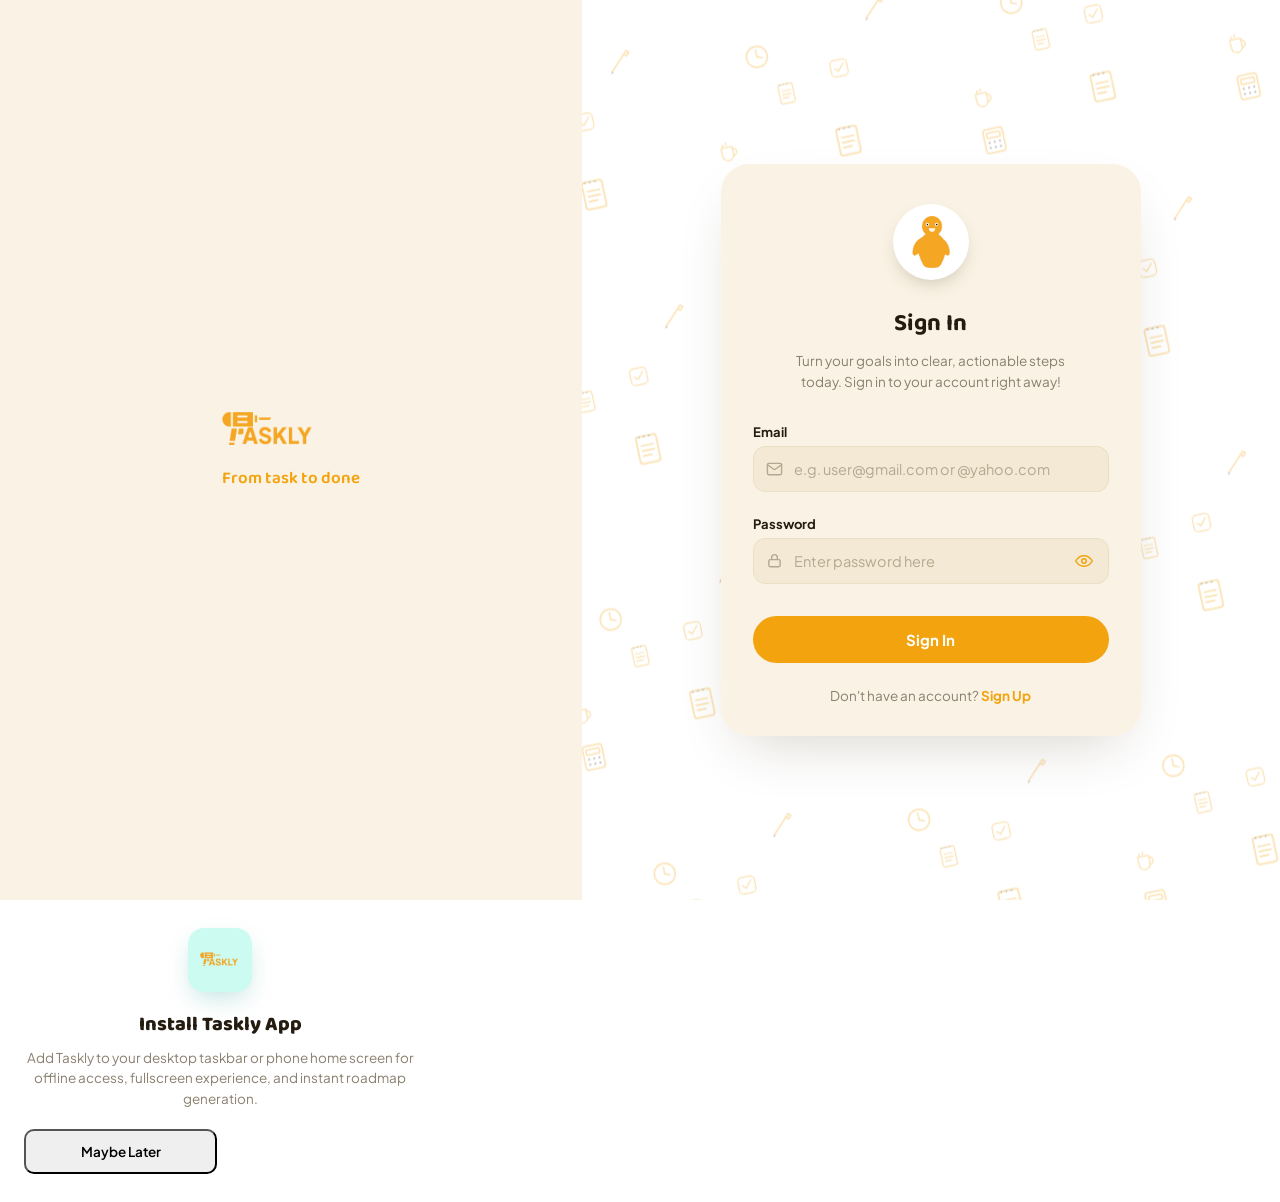
<file: roadmap.html>
<!DOCTYPE html>
<html lang="en">
<head>
<meta charset="UTF-8">
<meta name="viewport" content="width=device-width, initial-scale=1.0">
<title>Taskly — Roadmap</title>
<link rel="shortcut icon" href="assets/Icon.png" type="image/png">
<link rel="manifest" href="manifest.json">
<meta name="theme-color" content="#0D9488">
<meta name="mobile-web-app-capable" content="yes">
<meta name="apple-mobile-web-app-capable" content="yes">
<meta name="apple-mobile-web-app-status-bar-style" content="black-translucent">
<meta name="apple-mobile-web-app-title" content="Taskly">
<link rel="apple-touch-icon" href="assets/Icon.png">
<link rel="preconnect" href="https://fonts.googleapis.com">
<link rel="preconnect" href="https://fonts.gstatic.com" crossorigin>
<link href="https://fonts.googleapis.com/css2?family=Baloo+2:wght@600;700&family=Plus+Jakarta+Sans:wght@400;500;600;700&display=swap" rel="stylesheet">
<link rel="stylesheet" href="css/roadmap.css">
<link rel="stylesheet" href="css/sidebar.css">
<link rel="stylesheet" href="css/streak.css">
<link rel="stylesheet" href="css/nodi.css">
<script>
  try {
    const savedTheme = localStorage.getItem("taskly_theme") || "light";
    document.documentElement.setAttribute("data-theme", savedTheme);
  } catch (e) {}
</script>
<script src="js/session-guard.js"></script>
</head>
<body>

<!-- Icon sprite -->
<svg width="0" height="0" style="position:absolute" aria-hidden="true">
  <defs>
    <symbol id="ic-grid" viewBox="0 0 24 24"><rect x="3" y="3" width="8" height="8" rx="1.5"/><rect x="13" y="3" width="8" height="8" rx="1.5"/><rect x="3" y="13" width="8" height="8" rx="1.5"/><rect x="13" y="13" width="8" height="8" rx="1.5"/></symbol>
    <symbol id="ic-route" viewBox="0 0 24 24"><circle cx="6" cy="6" r="2.5"/><circle cx="18" cy="18" r="2.5"/><path d="M6 8.5V13a4 4 0 0 0 4 4h4"/></symbol>
    <symbol id="ic-bell" viewBox="0 0 24 24"><path d="M6 9a6 6 0 0 1 12 0c0 4 1.5 5.5 2 6H4c.5-.5 2-2 2-6Z"/><path d="M10 19a2 2 0 0 0 4 0"/></symbol>
    <symbol id="ic-user" viewBox="0 0 24 24"><circle cx="12" cy="8" r="4"/><path d="M4 21c0-4.4 3.6-8 8-8s8 3.6 8 8"/></symbol>
    <symbol id="ic-gear" viewBox="0 0 24 24"><path d="M12.22 2h-.44a2 2 0 0 0-2 2v.18a2 2 0 0 1-1 1.73l-.43.25a2 2 0 0 1-2 0l-.15-.08a2 2 0 0 0-2.73.73l-.22.38a2 2 0 0 0 .73 2.73l.15.1a2 2 0 0 1 1 1.72v.51a2 2 0 0 1-1 1.74l-.15.09a2 2 0 0 0-.73 2.73l.22.38a2 2 0 0 0 2.73.73l.15-.08a2 2 0 0 1 2 0l.43.25a2 2 0 0 1 1 1.73V20a2 2 0 0 0 2 2h.44a2 2 0 0 0 2-2v-.18a2 2 0 0 1 1-1.73l.43-.25a2 2 0 0 1 2 0l.15.08a2 2 0 0 0 2.73-.73l.22-.39a2 2 0 0 0-.73-2.73l-.15-.08a2 2 0 0 1-1-1.74v-.5a2 2 0 0 1 1-1.74l.15-.09a2 2 0 0 0 .73-2.73l-.22-.38a2 2 0 0 0-2.73-.73l-.15.08a2 2 0 0 1-2 0l-.43-.25a2 2 0 0 1-1-1.73V4a2 2 0 0 0-2-2z"/><circle cx="12" cy="12" r="3"/></symbol>
    <symbol id="ic-menu" viewBox="0 0 24 24"><line x1="4" y1="7" x2="20" y2="7"/><line x1="4" y1="12" x2="20" y2="12"/><line x1="4" y1="17" x2="20" y2="17"/></symbol>
    <symbol id="ic-close" viewBox="0 0 24 24"><line x1="6" y1="6" x2="18" y2="18"/><line x1="18" y1="6" x2="6" y2="18"/></symbol>
    <symbol id="ic-plus" viewBox="0 0 24 24"><line x1="12" y1="5" x2="12" y2="19"/><line x1="5" y1="12" x2="19" y2="12"/></symbol>
    <symbol id="ic-dots" viewBox="0 0 24 24"><circle cx="12" cy="5" r="1.6" fill="currentColor" stroke="none"/><circle cx="12" cy="12" r="1.6" fill="currentColor" stroke="none"/><circle cx="12" cy="19" r="1.6" fill="currentColor" stroke="none"/></symbol>
    <symbol id="ic-flame" viewBox="0 0 24 24"><path d="M8.5 14.5A2.5 2.5 0 0 0 11 12c0-1.38-.5-2-1-3-1.072-2.143-.224-4.054 2-6 .5 2.5 2 4.9 4 6.5 2 1.6 3 3.5 3 5.5a7 7 0 1 1-14 0c0-1.153.433-2.294 1-3a2.5 2.5 0 0 0 2.5 2.5z"/></symbol>
    <symbol id="ic-check" viewBox="0 0 24 24"><path d="M4 12l5 5 11-11"/></symbol>
    <symbol id="ic-lock" viewBox="0 0 24 24"><rect x="5" y="11" width="14" height="9" rx="2"/><path d="M8 11V7a4 4 0 0 1 8 0v4"/></symbol>
    <symbol id="ic-back" viewBox="0 0 24 24"><path d="M19 12H5"/><path d="m11 18-6-6 6-6"/></symbol>
    <symbol id="ic-clock-small" viewBox="0 0 24 24"><circle cx="12" cy="12" r="9"/><path d="M12 7v5l3 3"/></symbol>
    <symbol id="ic-layers" viewBox="0 0 24 24"><path d="m12 2 9 5-9 5-9-5 9-5Z"/><path d="m3 12 9 5 9-5"/><path d="m3 17 9 5 9-5"/></symbol>
    <symbol id="ic-list" viewBox="0 0 24 24"><line x1="9" y1="6" x2="20" y2="6"/><line x1="9" y1="12" x2="20" y2="12"/><line x1="9" y1="18" x2="20" y2="18"/><circle cx="4.5" cy="6" r="1.4" fill="currentColor" stroke="none"/><circle cx="4.5" cy="12" r="1.4" fill="currentColor" stroke="none"/><circle cx="4.5" cy="18" r="1.4" fill="currentColor" stroke="none"/></symbol>
    <symbol id="ic-edit" viewBox="0 0 24 24"><path d="M12 20h9"/><path d="M16.5 3.5a2.1 2.1 0 0 1 3 3L7 19l-4 1 1-4Z"/></symbol>
    <symbol id="ic-trash" viewBox="0 0 24 24"><path d="M4 7h16"/><path d="M10 11v6"/><path d="M14 11v6"/><path d="M6 7l1 13a2 2 0 0 0 2 2h6a2 2 0 0 0 2-2l1-13"/><path d="M9 7V4a1 1 0 0 1 1-1h4a1 1 0 0 1 1 1v3"/></symbol>
    <symbol id="ic-refresh" viewBox="0 0 24 24"><path d="M21 12a9 9 0 1 1-3-6.7"/><path d="M21 3v6h-6"/></symbol>
    <symbol id="ic-warn" viewBox="0 0 24 24"><path d="M12 9v4"/><path d="M12 17h.01"/><path d="M10.3 3.9 1.8 18a2 2 0 0 0 1.7 3h17a2 2 0 0 0 1.7-3L13.7 3.9a2 2 0 0 0-3.4 0Z"/></symbol>
    <symbol id="ic-send" viewBox="0 0 24 24"><path d="M4 12h15"/><path d="M13 6l6 6-6 6"/></symbol>
    <symbol id="ic-logout" viewBox="0 0 24 24"><path d="M9 21H5a2 2 0 0 1-2-2V5a2 2 0 0 1 2-2h4"/><path d="M16 17l5-5-5-5"/><path d="M21 12H9"/></symbol>
  </defs>
</svg>

<div class="app-shell">

  <div class="drawer-overlay" id="drawerOverlay"></div>
  <!-- Sidebar (Modern Study Case Design) -->
  <aside class="sidebar" id="sidebar">
    <!-- Header / Brand -->
    <div class="sidebar-header-box">
      <a href="dashboard.html" class="sidebar-brand">
        <div class="sidebar-brand-icon" id="sidebarBrandIcon" title="Taskly Workspace">
          <img src="assets/Icon.png" alt="Taskly">
        </div>
        <div class="sidebar-brand-info">
          <span class="sidebar-brand-title">Taskly</span>
          <span class="sidebar-brand-sub">Workspace</span>
        </div>
      </a>
      <button class="sidebar-toggle-btn" id="sidebarToggleBtn" title="Collapse sidebar" aria-label="Collapse sidebar">
        <svg viewBox="0 0 24 24" fill="none" stroke="currentColor" stroke-width="2.2" stroke-linecap="round" stroke-linejoin="round">
          <path d="m15 18-6-6 6-6"/>
        </svg>
      </button>
      <button class="sidebar-close-btn" id="sidebarCloseBtn" title="Close menu" aria-label="Close menu">
        <svg viewBox="0 0 24 24" fill="none" stroke="currentColor" stroke-width="2" stroke-linecap="round" stroke-linejoin="round">
          <line x1="18" y1="6" x2="6" y2="18"></line>
          <line x1="6" y1="6" x2="18" y2="18"></line>
        </svg>
      </button>
    </div>

    <!-- Top Action: New Chat -->
    <div class="sidebar-action-wrap">
      <button class="sidebar-btn-new-chat open-nodi-modal" type="button" id="sidebarNewChatBtn" title="New Chat with Nodi">
        <div class="sidebar-link-icon">
          <svg viewBox="0 0 24 24" fill="none" stroke="currentColor" stroke-width="2" stroke-linecap="round" stroke-linejoin="round">
            <path d="M12 5v14M5 12h14"/>
          </svg>
        </div>
        <span class="sidebar-link-label">New Chat</span>
        <span class="sidebar-ai-tag">AI</span>
      </button>
    </div>

    <!-- Navigation Body -->
    <div class="sidebar-nav-scroll">
      <!-- Section: OVERVIEW -->
      <div class="sidebar-nav-section">
        <h4 class="sidebar-section-title">Overview</h4>
        <ul class="sidebar-menu">
          <li>
            <a class="sidebar-link" href="dashboard.html" title="Dashboard">
              <div class="sidebar-link-icon">
                <svg viewBox="0 0 24 24" fill="none" stroke="currentColor" stroke-width="1.8" stroke-linecap="round" stroke-linejoin="round"><rect x="3" y="3" width="7" height="7" rx="1.5"/><rect x="14" y="3" width="7" height="7" rx="1.5"/><rect x="3" y="14" width="7" height="7" rx="1.5"/><rect x="14" y="14" width="7" height="7" rx="1.5"/></svg>
              </div>
              <span class="sidebar-link-label">Dashboard</span>
            </a>
          </li>
          <li>
            <a class="sidebar-link is-active" href="roadmapmanager.html" title="Roadmaps">
              <div class="sidebar-link-icon">
                <svg viewBox="0 0 24 24" fill="none" stroke="currentColor" stroke-width="1.8" stroke-linecap="round" stroke-linejoin="round"><path d="M6 2 3 6v14a2 2 0 0 0 2 2h14a2 2 0 0 0 2-2V6l-3-4Z"/><path d="M3 6h18"/><path d="M16 10a4 4 0 0 1-8 0"/></svg>
              </div>
              <span class="sidebar-link-label">Roadmaps</span>
            </a>
          </li>
          <li>
            <a class="sidebar-link" href="notifications.html" title="Notifications">
              <div class="sidebar-link-icon">
                <svg viewBox="0 0 24 24" fill="none" stroke="currentColor" stroke-width="1.8" stroke-linecap="round" stroke-linejoin="round"><rect width="20" height="16" x="2" y="4" rx="2"/><path d="m22 7-8.97 5.7a1.94 1.94 0 0 1-2.06 0L2 7"/></svg>
              </div>
              <span class="sidebar-link-label">Notifications</span>
              <span class="sidebar-pill-badge" id="sidebarNotifBadge" style="display:none;">0</span>
            </a>
          </li>
        </ul>
      </div>
    </div>

    <!-- Bottom: Profile Card + Settings + Theme Toggle -->
    <div class="sidebar-footer-group">
      <div class="sidebar-profile-card">
        <a href="account.html" class="sidebar-profile-link" id="sidebarProfileLink" title="View Profile">
          <img class="sidebar-profile-avatar" id="sidebarUserAvatar" src="assets/profile.png" alt="Profile avatar">
          <div class="sidebar-profile-meta">
            <span class="sidebar-profile-name" id="sidebarUserName">Taskly User</span>
            <span class="sidebar-profile-email" id="sidebarUserEmail">user@taskly.app</span>
          </div>
        </a>
        <a href="settings.html" class="sidebar-settings-btn" id="sidebarSettingsBtn" title="Settings" aria-label="Settings">
          <svg viewBox="0 0 24 24" fill="none" stroke="currentColor" stroke-width="1.8" stroke-linecap="round" stroke-linejoin="round">
            <circle cx="12" cy="12" r="3"/>
            <path d="M19.4 15a1.65 1.65 0 0 0 .33 1.82l.06.06a2 2 0 0 1-2.83 2.83l-.06-.06a1.65 1.65 0 0 0-1.82-.33 1.65 1.65 0 0 0-1 1.51V21a2 2 0 0 1-4 0v-.09A1.65 1.65 0 0 0 9 19.4a1.65 1.65 0 0 0-1.82.33l-.06.06a2 2 0 0 1 2.83-2.83l.06-.06a1.65 1.65 0 0 0 .33-1.82 1.65 1.65 0 0 0-1.51-1H3a2 2 0 0 1 0-4h.09A1.65 1.65 0 0 0 4.6 9a1.65 1.65 0 0 0-.33-1.82l-.06-.06a2 2 0 0 1 2.83-2.83l.06.06a1.65 1.65 0 0 0 1.82.33H9a1.65 1.65 0 0 0 1-1.51V3a2 2 0 0 1 4 0v.09a1.65 1.65 0 0 0 1 1.51 1.65 1.65 0 0 0 1.82-.33l.06-.06a2 2 0 0 1 2.83 2.83l-.06.06a1.65 1.65 0 0 0-.33 1.82V9a1.65 1.65 0 0 0 1.51 1H21a2 2 0 0 1 0 4h-.09a1.65 1.65 0 0 0-1.51 1z"/>
          </svg>
        </a>
      </div>
    </div>
  </aside>

  <!-- Main column -->
  <div class="main-column">

    <header class="topbar">
      <div class="topbar-left">
        <button class="hamburger-btn" id="hamburgerBtn" aria-label="Open menu">
          <svg viewBox="0 0 24 24" fill="none" stroke="currentColor" stroke-width="2" stroke-linecap="round"><use href="#ic-menu"/></svg>
        </button>
        <span class="topbar-title">Taskly</span>
      </div>
      <div class="topbar-right">
        <button class="icon-btn-ghost navbar-theme-btn" id="navbarThemeBtn" aria-label="Toggle Light / Dark Mode" title="Toggle theme">
          <svg class="theme-icon-sun" viewBox="0 0 24 24" fill="none" stroke="currentColor" stroke-width="1.8" stroke-linecap="round" stroke-linejoin="round"><circle cx="12" cy="12" r="5"/><line x1="12" y1="1" x2="12" y2="3"/><line x1="12" y1="21" x2="12" y2="23"/><line x1="4.22" y1="4.22" x2="5.64" y2="5.64"/><line x1="18.36" y1="18.36" x2="19.78" y2="19.78"/><line x1="1" y1="12" x2="3" y2="12"/><line x1="21" y1="12" x2="23" y2="12"/><line x1="4.22" y1="19.78" x2="5.64" y2="18.36"/><line x1="18.36" y1="5.64" x2="19.78" y2="4.22"/></svg>
          <svg class="theme-icon-moon" viewBox="0 0 24 24" fill="none" stroke="currentColor" stroke-width="1.8" stroke-linecap="round" stroke-linejoin="round" style="display:none;"><path d="M21 12.79A9 9 0 1 1 11.21 3 7 7 0 0 0 21 12.79z"/></svg>
        </button>
        <button class="icon-btn-ghost" id="streakBtn" aria-label="Your streak">
          <svg viewBox="0 0 24 24" fill="currentColor" stroke="none"><use href="#ic-flame"/></svg>
          <span class="badge-count">5</span>
        </button>
        <button class="icon-btn-ghost" id="notifBtn" aria-label="Notifications">
          <svg viewBox="0 0 24 24" fill="none" stroke="currentColor" stroke-width="1.8" stroke-linecap="round" stroke-linejoin="round"><use href="#ic-bell"/></svg>
          <span class="notif-dot" id="notifDot"></span>
        </button>
        <img class="topbar-avatar" id="topbarAvatar" src="assets/profile.png" alt="Your profile">
      </div>
    </header>

    <main class="main-content">

      <div class="bg-pattern" id="bgPattern" aria-hidden="true">
        <svg class="pattern-root" width="100%" height="100%" xmlns="http://www.w3.org/2000/svg">
          <defs>
            <symbol id="pat-notebook" viewBox="0 0 40 40">
              <rect x="7" y="4" width="24" height="32" rx="3"/>
              <circle cx="11" cy="4.5" r="1.1" fill="currentColor" stroke="none"/>
              <circle cx="17" cy="4.5" r="1.1" fill="currentColor" stroke="none"/>
              <circle cx="23" cy="4.5" r="1.1" fill="currentColor" stroke="none"/>
              <line x1="12" y1="15" x2="26" y2="15"/>
              <line x1="12" y1="21" x2="26" y2="21"/>
              <line x1="12" y1="27" x2="22" y2="27"/>
            </symbol>
            <symbol id="pat-calculator" viewBox="0 0 40 40">
              <rect x="7" y="4" width="26" height="32" rx="4"/>
              <rect x="11" y="9" width="18" height="7" rx="1.5"/>
              <circle cx="13" cy="22" r="1.4" fill="currentColor" stroke="none"/>
              <circle cx="20" cy="22" r="1.4" fill="currentColor" stroke="none"/>
              <circle cx="27" cy="22" r="1.4" fill="currentColor" stroke="none"/>
              <circle cx="13" cy="29" r="1.4" fill="currentColor" stroke="none"/>
              <circle cx="20" cy="29" r="1.4" fill="currentColor" stroke="none"/>
              <circle cx="27" cy="29" r="1.4" fill="currentColor" stroke="none"/>
            </symbol>
            <symbol id="pat-pencil" viewBox="0 0 40 40">
              <path d="M7 33 L27 13"/>
              <path d="M27 13 L31 9 L34 12 L30 16 Z"/>
              <path d="M7 33 L5 36 L9 34 Z" fill="currentColor" stroke="none"/>
            </symbol>
            <symbol id="pat-clock" viewBox="0 0 40 40">
              <circle cx="20" cy="20" r="15"/>
              <line x1="20" y1="20" x2="20" y2="10"/>
              <line x1="20" y1="20" x2="27" y2="23"/>
            </symbol>
            <symbol id="pat-check" viewBox="0 0 40 40">
              <rect x="6" y="6" width="28" height="28" rx="7"/>
              <path d="M13 20 L18 25 L28 13"/>
            </symbol>
            <symbol id="pat-cup" viewBox="0 0 40 40">
              <path d="M9 13 H26 V25 A8.5 8.5 0 0 1 9 25 Z"/>
              <path d="M26 16 A5.5 5.5 0 0 1 26 27"/>
              <line x1="12" y1="8" x2="12" y2="11"/>
              <line x1="17.5" y1="6" x2="17.5" y2="9.5"/>
            </symbol>
            <pattern id="dash-pattern" width="260" height="260" patternUnits="userSpaceOnUse" patternTransform="rotate(-12)">
              <use class="pat-icon" href="#pat-notebook" x="6" y="14" width="34" height="34"/>
              <use class="pat-icon" href="#pat-calculator" x="150" y="46" width="30" height="30"/>
              <use class="pat-icon" href="#pat-pencil" x="60" y="150" width="30" height="30"/>
              <use class="pat-icon" href="#pat-clock" x="196" y="176" width="28" height="28"/>
              <use class="pat-icon" href="#pat-check" x="16" y="206" width="24" height="24"/>
              <use class="pat-icon" href="#pat-cup" x="150" y="4" width="26" height="26"/>
              <use class="pat-icon" href="#pat-notebook" x="220" y="220" width="24" height="24"/>
            </pattern>
          </defs>
          <rect width="100%" height="100%" fill="url(#dash-pattern)"/>
        </svg>
      </div>

      <div class="content-inner" style="max-width: 720px;">

        <a class="back-link" href="roadmapmanager.html">
          <svg viewBox="0 0 24 24" fill="none" stroke="currentColor" stroke-width="2" stroke-linecap="round" stroke-linejoin="round"><use href="#ic-back"/></svg>
          Back to manager
        </a>

        <div class="roadmap-header">
          <div class="roadmap-header-left">
            <h1 id="roadmapTitle">Roadmap</h1>
            <span class="roadmap-type-badge" id="roadmapTypeBadge">
              <svg viewBox="0 0 24 24" fill="none" stroke="currentColor" stroke-width="2" stroke-linecap="round" stroke-linejoin="round"><use href="#ic-layers" id="roadmapTypeIcon"/></svg>
              <span id="roadmapTypeLabel">Sequential</span>
            </span>
          </div>
          <div class="roadmap-header-right">
            <div class="progress-ring-wrap">
              <svg viewBox="0 0 56 56">
                <circle class="progress-ring-track" cx="28" cy="28" r="24"/>
                <circle class="progress-ring-fill" id="progressRingFill" cx="28" cy="28" r="24"/>
              </svg>
              <span class="progress-ring-label" id="progressRingLabel">0%</span>
            </div>
            <button class="card-menu-btn" id="roadmapMenuBtn" aria-label="Roadmap options" style="background:var(--color-cream-soft);">
              <svg viewBox="0 0 24 24"><use href="#ic-dots"/></svg>
            </button>
          </div>
        </div>

        <div class="state-legend" id="stateLegend">
          <div class="state-legend-item"><span class="legend-dot is-complete"></span>Complete</div>
          <div class="state-legend-item"><span class="legend-dot is-available"></span>Available now</div>
          <div class="state-legend-item"><span class="legend-dot is-locked"></span>Locked — finish earlier tasks first</div>
        </div>

        <div class="roadmap-body" id="roadmapBody">
          <!-- Rendered by JS based on roadmap type -->
        </div>

        <button class="btn-add-task" id="addTaskBtn" type="button">
          <svg viewBox="0 0 24 24" fill="none" stroke="currentColor" stroke-width="2.2" stroke-linecap="round"><use href="#ic-plus"/></svg>
          Add a task
        </button>

      </div>
    </main>
  </div>
</div>

<!-- ============ Node detail modal ============ -->
<div class="modal-overlay" id="nodeDetailOverlay">
  <div class="modal" role="dialog" aria-modal="true" aria-label="Task detail">
    <div class="modal-header">
      <h3 id="nodeDetailTitle">Task</h3>
      <button class="modal-close" data-close-modal="nodeDetailOverlay" aria-label="Close">
        <svg viewBox="0 0 24 24" fill="none" stroke="currentColor" stroke-width="2" stroke-linecap="round"><use href="#ic-close"/></svg>
      </button>
    </div>

    <p class="node-detail-desc" id="nodeDetailDesc">Description goes here.</p>

    <div class="node-detail-meta">
      <svg viewBox="0 0 24 24" fill="none" stroke="currentColor" stroke-width="1.8" stroke-linecap="round" stroke-linejoin="round"><use href="#ic-clock-small"/></svg>
      <span id="nodeDetailEstimate">30 minutes</span>
    </div>

    <button class="btn-complete-toggle" id="nodeCompleteToggle" type="button">
      <svg viewBox="0 0 24 24" fill="none" stroke="currentColor" stroke-width="2.2" stroke-linecap="round" stroke-linejoin="round"><use href="#ic-check"/></svg>
      <span id="nodeCompleteToggleLabel">Mark as complete</span>
    </button>

    <div class="node-secondary-actions">
      <button class="btn-ghost" id="nodeEditBtn" type="button">
        <svg viewBox="0 0 24 24" fill="none" stroke="currentColor" stroke-width="1.8" stroke-linecap="round" stroke-linejoin="round"><use href="#ic-edit"/></svg>
        Edit
      </button>
      <button class="btn-ghost" id="nodeDeleteBtn" type="button" style="color: var(--color-error); border-color: var(--color-error-tint);">
        <svg viewBox="0 0 24 24" fill="none" stroke="currentColor" stroke-width="1.8" stroke-linecap="round" stroke-linejoin="round"><use href="#ic-trash"/></svg>
        Delete
      </button>
    </div>
  </div>
</div>

<!-- ============ Add / edit task modal ============ -->
<div class="modal-overlay" id="taskFormOverlay">
  <div class="modal" role="dialog" aria-modal="true" aria-label="Task form">
    <div class="modal-header">
      <h3 id="taskFormHeading">Add a task</h3>
      <button class="modal-close" data-close-modal="taskFormOverlay" aria-label="Close">
        <svg viewBox="0 0 24 24" fill="none" stroke="currentColor" stroke-width="2" stroke-linecap="round"><use href="#ic-close"/></svg>
      </button>
    </div>

    <label class="modal-field-label" for="taskNameInput">Task name</label>
    <input class="modal-input" id="taskNameInput" type="text" maxlength="120" placeholder="e.g. Set up component variants">

    <label class="modal-field-label" for="taskDescInput">Description</label>
    <textarea class="modal-textarea" id="taskDescInput" maxlength="300" placeholder="What does done look like?" style="min-height:70px; margin-bottom: var(--sp-3);"></textarea>

    <label class="modal-field-label" for="taskEstimateInput">Time estimate</label>
    <input class="modal-input" id="taskEstimateInput" type="text" maxlength="40" placeholder="e.g. 45 minutes">

    <div id="taskPositionField">
      <label class="modal-field-label" for="taskPositionSelect">Depends on (Comes after)</label>
      <select class="modal-select" id="taskPositionSelect"></select>
    </div>

    <label class="modal-field-label" for="taskPhaseInput">Phase (optional)</label>
    <input class="modal-input" id="taskPhaseInput" type="text" maxlength="60" placeholder="e.g. Phase 1: Core Fundamentals">

    <div class="modal-footer">
      <button class="btn-ghost" type="button" data-close-modal="taskFormOverlay">Cancel</button>
      <button class="btn-solid" id="taskFormSaveBtn" type="button">Save task</button>
    </div>
  </div>
</div>

<!-- ============ Delete task confirm ============ -->
<div class="modal-overlay" id="deleteTaskOverlay">
  <div class="modal" role="dialog" aria-modal="true" aria-label="Delete task">
    <div class="confirm-view is-active">
      <div class="warn-icon">
        <svg viewBox="0 0 24 24" fill="none" stroke="currentColor" stroke-width="2" stroke-linecap="round" stroke-linejoin="round"><use href="#ic-warn"/></svg>
      </div>
      <p>Delete "<strong id="deleteTaskTitle">this task</strong>"? This can't be undone.</p>
      <div class="confirm-actions">
        <button class="btn-ghost" type="button" data-close-modal="deleteTaskOverlay">Cancel</button>
        <button class="btn-solid is-danger" type="button" id="confirmDeleteTaskBtn">Delete</button>
      </div>
    </div>
  </div>
</div>

<!-- ============ Roadmap-level options ============ -->
<div class="modal-overlay" id="roadmapMenuOverlay">
  <div class="modal" role="dialog" aria-modal="true" aria-label="Roadmap options">

    <div id="roadmapOptionsView">
      <div class="modal-header">
        <h3>Roadmap Options</h3>
        <button class="modal-close" data-close-modal="roadmapMenuOverlay" aria-label="Close">
          <svg viewBox="0 0 24 24" fill="none" stroke="currentColor" stroke-width="2" stroke-linecap="round"><use href="#ic-close"/></svg>
        </button>
      </div>

      <div class="roadmap-options-header">
        <div class="roadmap-icon" id="optionsRoadmapIcon">
          <svg viewBox="0 0 24 24" fill="none" stroke="currentColor" stroke-width="1.8" stroke-linecap="round" stroke-linejoin="round"><use href="#ic-route" id="optionsRoadmapIconUse"/></svg>
        </div>
        <div class="roadmap-options-header-text">
          <p class="title" id="optionsRoadmapTitle">Roadmap</p>
          <p class="meta" id="optionsRoadmapMeta">—</p>
        </div>
      </div>

      <div class="option-list">
        <button class="option-item" type="button" id="renameRoadmapBtn">
          <svg viewBox="0 0 24 24" fill="none" stroke="currentColor" stroke-width="1.8" stroke-linecap="round" stroke-linejoin="round"><use href="#ic-edit"/></svg>
          Rename Roadmap
        </button>
        <button class="option-item" type="button" id="regenerateRoadmapBtn">
          <svg viewBox="0 0 24 24" fill="none" stroke="currentColor" stroke-width="1.8" stroke-linecap="round" stroke-linejoin="round"><use href="#ic-refresh"/></svg>
          Regenerate Roadmap
        </button>
        <button class="option-item is-danger" type="button" id="deleteRoadmapBtn">
          <svg viewBox="0 0 24 24" fill="none" stroke="currentColor" stroke-width="1.8" stroke-linecap="round" stroke-linejoin="round"><use href="#ic-trash"/></svg>
          Delete Roadmap
        </button>
      </div>
    </div>

    <div class="confirm-view" id="deleteConfirmView" style="display:none;">
      <div class="warn-icon">
        <svg viewBox="0 0 24 24" fill="none" stroke="currentColor" stroke-width="2" stroke-linecap="round" stroke-linejoin="round"><use href="#ic-warn"/></svg>
      </div>
      <p>Delete "<strong id="deleteConfirmTitle">this roadmap</strong>"? This can't be undone.</p>
      <div class="confirm-actions">
        <button class="btn-ghost" type="button" id="cancelDeleteRoadmapBtn">Cancel</button>
        <button class="btn-solid is-danger" type="button" id="confirmDeleteRoadmapBtn">Delete</button>
      </div>
    </div>

  </div>
</div>

<!-- ============ Streak + notifications (shared with dashboard) ============ -->
<div class="dropdown-panel" id="notifPanel" role="menu" aria-label="Notifications">
  <div class="dropdown-header">Notifications</div>
  <div class="notif-item">
    <div class="notif-icon"><svg viewBox="0 0 24 24" fill="none" stroke="currentColor" stroke-width="2" stroke-linecap="round" stroke-linejoin="round"><use href="#ic-check"/></svg></div>
    <div>
      <p class="notif-text"><strong>My Figma course</strong> — you finished "Auto layout basics".</p>
      <p class="notif-time">12 minutes ago</p>
    </div>
  </div>
  <div class="notif-item">
    <div class="notif-icon is-teal"><svg viewBox="0 0 24 24" fill="currentColor" stroke="none"><use href="#ic-flame"/></svg></div>
    <div>
      <p class="notif-text">You're on a <strong>5 day streak</strong>. Keep it going today!</p>
      <p class="notif-time">3 hours ago</p>
    </div>
  </div>
  <div class="dropdown-footer">
    <button class="view-all-btn" id="viewAllNotifsBtn" type="button">View all notifications</button>
  </div>
</div>

<!-- ============ Streak dropdown panel ============ -->
<div class="dropdown-panel modal-streak-dropdown" id="streakOverlay" role="dialog" aria-label="Your streak">
  <div class="dropdown-header">
    <span style="display:inline-flex; align-items:center; gap:6px;">
      <svg width="16" height="16" viewBox="0 0 24 24" fill="#FF6B00" stroke="none"><use href="#ic-flame"/></svg>
      Your Streak
    </span>
    <button class="modal-close" data-close-modal="streakOverlay" aria-label="Close">
      <svg viewBox="0 0 24 24" fill="none" stroke="currentColor" stroke-width="2" stroke-linecap="round"><use href="#ic-close"/></svg>
    </button>
  </div>
  <div class="modal-streak">
    <div class="streak-flame-big">
      <svg viewBox="0 0 24 24" fill="currentColor" stroke="none"><use href="#ic-flame"/></svg>
    </div>
    <p class="streak-count-big" id="streakCountBig">5 Days</p>
    <p class="streak-sub">You're on fire! Complete a task today to keep it going.</p>
    <div class="streak-week" id="streakWeek"></div>
    <div class="streak-countdown-box">
      <p class="streak-countdown-label">Streak resets in</p>
      <p class="streak-countdown" id="streakCountdown">--:--:--</p>
    </div>
  </div>
</div>

<!-- ============ Custom Rename Roadmap modal ============ -->
<div class="modal-overlay" id="renameRoadmapModal">
  <div class="modal" role="dialog" aria-modal="true" aria-label="Rename roadmap">
    <div class="modal-header">
      <h3>Rename Roadmap</h3>
      <button class="modal-close" data-close-modal="renameRoadmapModal" aria-label="Close">
        <svg viewBox="0 0 24 24" fill="none" stroke="currentColor" stroke-width="2" stroke-linecap="round"><use href="#ic-close"/></svg>
      </button>
    </div>
    <p class="modal-sub">Enter a new name for this roadmap.</p>
    <div style="margin: 16px 0;">
      <input type="text" class="modal-input" id="customRenameInput" placeholder="Roadmap title…" maxlength="120">
    </div>
    <div class="modal-actions" style="display:flex; justify-content:flex-end; gap:10px; margin-top:16px;">
      <button class="btn-ghost" type="button" data-close-modal="renameRoadmapModal">Cancel</button>
      <button class="btn-solid" id="customRenameSaveBtn" type="button">Save Changes</button>
    </div>
  </div>
</div>

<div class="toast" id="toast" role="status" aria-live="polite"></div>

<script src="js/api.js"></script>
<script src="js/pwa.js"></script>
<script src="js/streak.js"></script>
<script src="js/sidebar.js"></script>
<script src="js/nodi.js"></script>
<script src="js/roadmap.js"></script>
</body>
</html>
</file>
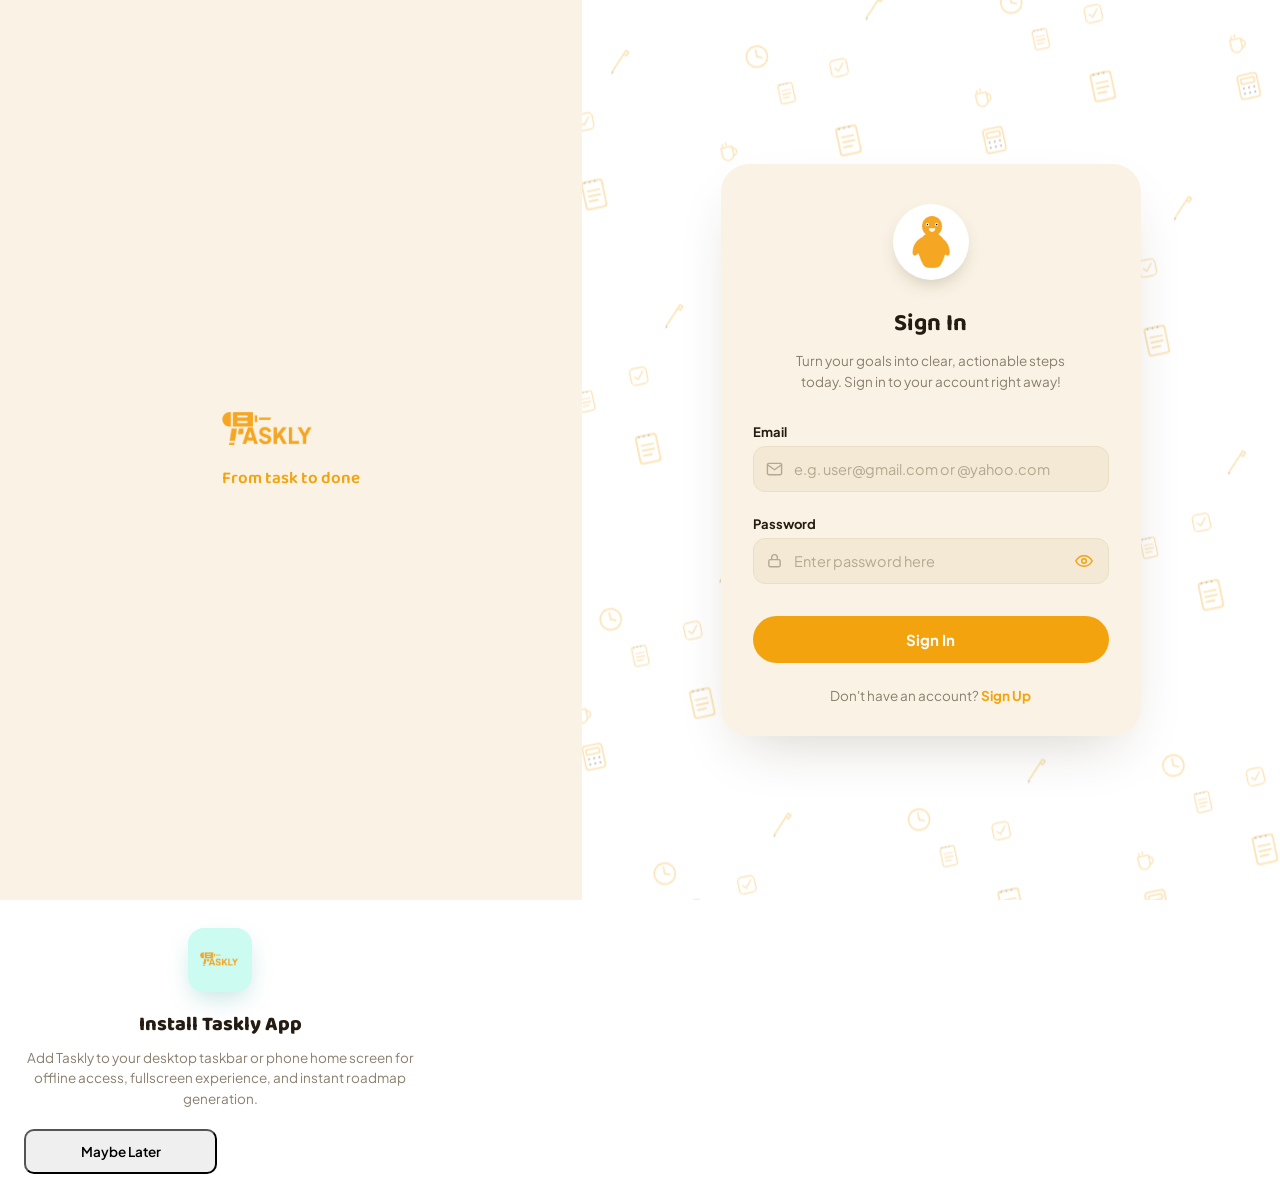
<file: roadmapmanager.html>
<!DOCTYPE html>
<html lang="en">
<head>
<meta charset="UTF-8">
<meta name="viewport" content="width=device-width, initial-scale=1.0">
<title>Taskly — Roadmap Manager</title>
<link rel="shortcut icon" href="assets/Icon.png" type="image/png">
<link rel="manifest" href="manifest.json">
<meta name="theme-color" content="#0D9488">
<meta name="mobile-web-app-capable" content="yes">
<meta name="apple-mobile-web-app-capable" content="yes">
<meta name="apple-mobile-web-app-status-bar-style" content="black-translucent">
<meta name="apple-mobile-web-app-title" content="Taskly">
<link rel="apple-touch-icon" href="assets/Icon.png">
<link rel="preconnect" href="https://fonts.googleapis.com">
<link rel="preconnect" href="https://fonts.gstatic.com" crossorigin>
<link href="https://fonts.googleapis.com/css2?family=Baloo+2:wght@600;700&family=Plus+Jakarta+Sans:wght@400;500;600;700&display=swap" rel="stylesheet">
<link rel="stylesheet" href="css/roadmapmanager.css">
<link rel="stylesheet" href="css/sidebar.css">
<link rel="stylesheet" href="css/streak.css">
<link rel="stylesheet" href="css/nodi.css">
<script>
  try {
    const savedTheme = localStorage.getItem("taskly_theme") || "light";
    document.documentElement.setAttribute("data-theme", savedTheme);
  } catch (e) {}
</script>
<script src="js/session-guard.js"></script>
</head>
<body>

<!-- Icon sprite -->
<svg width="0" height="0" style="position:absolute" aria-hidden="true">
  <defs>
    <symbol id="ic-grid" viewBox="0 0 24 24"><rect x="3" y="3" width="8" height="8" rx="1.5"/><rect x="13" y="3" width="8" height="8" rx="1.5"/><rect x="3" y="13" width="8" height="8" rx="1.5"/><rect x="13" y="13" width="8" height="8" rx="1.5"/></symbol>
    <symbol id="ic-route" viewBox="0 0 24 24"><circle cx="6" cy="6" r="2.5"/><circle cx="18" cy="18" r="2.5"/><path d="M6 8.5V13a4 4 0 0 0 4 4h4"/></symbol>
    <symbol id="ic-bell" viewBox="0 0 24 24"><path d="M6 9a6 6 0 0 1 12 0c0 4 1.5 5.5 2 6H4c.5-.5 2-2 2-6Z"/><path d="M10 19a2 2 0 0 0 4 0"/></symbol>
    <symbol id="ic-user" viewBox="0 0 24 24"><circle cx="12" cy="8" r="4"/><path d="M4 21c0-4.4 3.6-8 8-8s8 3.6 8 8"/></symbol>
    <symbol id="ic-gear" viewBox="0 0 24 24"><path d="M12.22 2h-.44a2 2 0 0 0-2 2v.18a2 2 0 0 1-1 1.73l-.43.25a2 2 0 0 1-2 0l-.15-.08a2 2 0 0 0-2.73.73l-.22.38a2 2 0 0 0 .73 2.73l.15.1a2 2 0 0 1 1 1.72v.51a2 2 0 0 1-1 1.74l-.15.09a2 2 0 0 0-.73 2.73l.22.38a2 2 0 0 0 2.73.73l.15-.08a2 2 0 0 1 2 0l.43.25a2 2 0 0 1 1 1.73V20a2 2 0 0 0 2 2h.44a2 2 0 0 0 2-2v-.18a2 2 0 0 1 1-1.73l.43-.25a2 2 0 0 1 2 0l.15.08a2 2 0 0 0 2.73-.73l.22-.39a2 2 0 0 0-.73-2.73l-.15-.08a2 2 0 0 1-1-1.74v-.5a2 2 0 0 1 1-1.74l.15-.09a2 2 0 0 0 .73-2.73l-.22-.38a2 2 0 0 0-2.73-.73l-.15.08a2 2 0 0 1-2 0l-.43-.25a2 2 0 0 1-1-1.73V4a2 2 0 0 0-2-2z"/><circle cx="12" cy="12" r="3"/></symbol>
    <symbol id="ic-menu" viewBox="0 0 24 24"><line x1="4" y1="7" x2="20" y2="7"/><line x1="4" y1="12" x2="20" y2="12"/><line x1="4" y1="17" x2="20" y2="17"/></symbol>
    <symbol id="ic-close" viewBox="0 0 24 24"><line x1="6" y1="6" x2="18" y2="18"/><line x1="18" y1="6" x2="6" y2="18"/></symbol>
    <symbol id="ic-plus" viewBox="0 0 24 24"><line x1="12" y1="5" x2="12" y2="19"/><line x1="5" y1="12" x2="19" y2="12"/></symbol>
    <symbol id="ic-dots" viewBox="0 0 24 24"><circle cx="12" cy="5" r="1.6" fill="currentColor" stroke="none"/><circle cx="12" cy="12" r="1.6" fill="currentColor" stroke="none"/><circle cx="12" cy="19" r="1.6" fill="currentColor" stroke="none"/></symbol>
    <symbol id="ic-flame" viewBox="0 0 24 24"><path d="M8.5 14.5A2.5 2.5 0 0 0 11 12c0-1.38-.5-2-1-3-1.072-2.143-.224-4.054 2-6 .5 2.5 2 4.9 4 6.5 2 1.6 3 3.5 3 5.5a7 7 0 1 1-14 0c0-1.153.433-2.294 1-3a2.5 2.5 0 0 0 2.5 2.5z"/></symbol>
    <symbol id="ic-check" viewBox="0 0 24 24"><path d="M4 12l5 5 11-11"/></symbol>
    <symbol id="ic-laptop" viewBox="0 0 24 24"><rect x="4" y="5" width="16" height="10" rx="1.5"/><path d="M2 19h20"/></symbol>
    <symbol id="ic-car" viewBox="0 0 24 24"><path d="M4 16V11l2-4h12l2 4v5"/><path d="M4 16h16"/><circle cx="7.5" cy="16" r="1.6"/><circle cx="16.5" cy="16" r="1.6"/></symbol>
    <symbol id="ic-pot" viewBox="0 0 24 24"><path d="M4 11h16v4a5 5 0 0 1-5 5H9a5 5 0 0 1-5-5Z"/><path d="M2 11h20"/><path d="M8 11V8a4 4 0 0 1 8 0v3"/></symbol>
    <symbol id="ic-wrench" viewBox="0 0 24 24"><path d="M14.5 6.5a4 4 0 0 0-5.4 4.8L4 16.4V20h3.6l5.1-5.1a4 4 0 0 0 4.8-5.4L15 12l-3-3Z"/></symbol>
    <symbol id="ic-layers" viewBox="0 0 24 24"><path d="m12 2 9 5-9 5-9-5 9-5Z"/><path d="m3 12 9 5 9-5"/><path d="m3 17 9 5 9-5"/></symbol>
    <symbol id="ic-list" viewBox="0 0 24 24"><line x1="9" y1="6" x2="20" y2="6"/><line x1="9" y1="12" x2="20" y2="12"/><line x1="9" y1="18" x2="20" y2="18"/><circle cx="4.5" cy="6" r="1.4" fill="currentColor" stroke="none"/><circle cx="4.5" cy="12" r="1.4" fill="currentColor" stroke="none"/><circle cx="4.5" cy="18" r="1.4" fill="currentColor" stroke="none"/></symbol>
    <symbol id="ic-edit" viewBox="0 0 24 24"><path d="M12 20h9"/><path d="M16.5 3.5a2.1 2.1 0 0 1 3 3L7 19l-4 1 1-4Z"/></symbol>
    <symbol id="ic-trash" viewBox="0 0 24 24"><path d="M4 7h16"/><path d="M10 11v6"/><path d="M14 11v6"/><path d="M6 7l1 13a2 2 0 0 0 2 2h6a2 2 0 0 0 2-2l1-13"/><path d="M9 7V4a1 1 0 0 1 1-1h4a1 1 0 0 1 1 1v3"/></symbol>
    <symbol id="ic-refresh" viewBox="0 0 24 24"><path d="M21 12a9 9 0 1 1-3-6.7"/><path d="M21 3v6h-6"/></symbol>
    <symbol id="ic-route-solid" viewBox="0 0 24 24"><circle cx="6" cy="6" r="2.5"/><circle cx="18" cy="18" r="2.5"/><path d="M6 8.5V13a4 4 0 0 0 4 4h4"/></symbol>
    <symbol id="ic-send" viewBox="0 0 24 24"><path d="M4 12h15"/><path d="M13 6l6 6-6 6"/></symbol>
    <symbol id="ic-logout" viewBox="0 0 24 24"><path d="M9 21H5a2 2 0 0 1-2-2V5a2 2 0 0 1 2-2h4"/><path d="M16 17l5-5-5-5"/><path d="M21 12H9"/></symbol>
  </defs>
</svg>

<div class="app-shell">

  <div class="drawer-overlay" id="drawerOverlay"></div>

  <!-- Sidebar (Modern Study Case Design) -->
  <aside class="sidebar" id="sidebar">
    <!-- Header / Brand -->
    <div class="sidebar-header-box">
      <a href="dashboard.html" class="sidebar-brand">
        <div class="sidebar-brand-icon" id="sidebarBrandIcon" title="Taskly Workspace">
          <img src="assets/Icon.png" alt="Taskly">
        </div>
        <div class="sidebar-brand-info">
          <span class="sidebar-brand-title">Taskly</span>
          <span class="sidebar-brand-sub">Workspace</span>
        </div>
      </a>
      <button class="sidebar-toggle-btn" id="sidebarToggleBtn" title="Collapse sidebar" aria-label="Collapse sidebar">
        <svg viewBox="0 0 24 24" fill="none" stroke="currentColor" stroke-width="2.2" stroke-linecap="round" stroke-linejoin="round">
          <path d="m15 18-6-6 6-6"/>
        </svg>
      </button>
      <button class="sidebar-close-btn" id="sidebarCloseBtn" title="Close menu" aria-label="Close menu">
        <svg viewBox="0 0 24 24" fill="none" stroke="currentColor" stroke-width="2" stroke-linecap="round" stroke-linejoin="round">
          <line x1="18" y1="6" x2="6" y2="18"></line>
          <line x1="6" y1="6" x2="18" y2="18"></line>
        </svg>
      </button>
    </div>

    <!-- Top Action: New Chat -->
    <div class="sidebar-action-wrap">
      <button class="sidebar-btn-new-chat open-nodi-modal" type="button" id="sidebarNewChatBtn" title="New Chat with Nodi">
        <div class="sidebar-link-icon">
          <svg viewBox="0 0 24 24" fill="none" stroke="currentColor" stroke-width="2" stroke-linecap="round" stroke-linejoin="round">
            <path d="M12 5v14M5 12h14"/>
          </svg>
        </div>
        <span class="sidebar-link-label">New Chat</span>
        <span class="sidebar-ai-tag">AI</span>
      </button>
    </div>

    <!-- Navigation Body -->
    <div class="sidebar-nav-scroll">
      <!-- Section: OVERVIEW -->
      <div class="sidebar-nav-section">
        <h4 class="sidebar-section-title">Overview</h4>
        <ul class="sidebar-menu">
          <li>
            <a class="sidebar-link" href="dashboard.html" title="Dashboard">
              <div class="sidebar-link-icon">
                <svg viewBox="0 0 24 24" fill="none" stroke="currentColor" stroke-width="1.8" stroke-linecap="round" stroke-linejoin="round"><rect x="3" y="3" width="7" height="7" rx="1.5"/><rect x="14" y="3" width="7" height="7" rx="1.5"/><rect x="3" y="14" width="7" height="7" rx="1.5"/><rect x="14" y="14" width="7" height="7" rx="1.5"/></svg>
              </div>
              <span class="sidebar-link-label">Dashboard</span>
            </a>
          </li>
          <li>
            <a class="sidebar-link is-active" href="roadmapmanager.html" title="Roadmaps">
              <div class="sidebar-link-icon">
                <svg viewBox="0 0 24 24" fill="none" stroke="currentColor" stroke-width="1.8" stroke-linecap="round" stroke-linejoin="round"><path d="M6 2 3 6v14a2 2 0 0 0 2 2h14a2 2 0 0 0 2-2V6l-3-4Z"/><path d="M3 6h18"/><path d="M16 10a4 4 0 0 1-8 0"/></svg>
              </div>
              <span class="sidebar-link-label">Roadmaps</span>
            </a>
          </li>
          <li>
            <a class="sidebar-link" href="notifications.html" title="Notifications">
              <div class="sidebar-link-icon">
                <svg viewBox="0 0 24 24" fill="none" stroke="currentColor" stroke-width="1.8" stroke-linecap="round" stroke-linejoin="round"><rect width="20" height="16" x="2" y="4" rx="2"/><path d="m22 7-8.97 5.7a1.94 1.94 0 0 1-2.06 0L2 7"/></svg>
              </div>
              <span class="sidebar-link-label">Notifications</span>
              <span class="sidebar-pill-badge" id="sidebarNotifBadge" style="display:none;">0</span>
            </a>
          </li>
        </ul>
      </div>
    </div>

    <!-- Bottom: Profile Card + Settings + Theme Toggle -->
    <div class="sidebar-footer-group">
      <div class="sidebar-profile-card">
        <a href="account.html" class="sidebar-profile-link" id="sidebarProfileLink" title="View Profile">
          <img class="sidebar-profile-avatar" id="sidebarUserAvatar" src="assets/profile.png" alt="Profile avatar">
          <div class="sidebar-profile-meta">
            <span class="sidebar-profile-name" id="sidebarUserName">Taskly User</span>
            <span class="sidebar-profile-email" id="sidebarUserEmail">user@taskly.app</span>
          </div>
        </a>
        <a href="settings.html" class="sidebar-settings-btn" id="sidebarSettingsBtn" title="Settings" aria-label="Settings">
          <svg viewBox="0 0 24 24" fill="none" stroke="currentColor" stroke-width="1.8" stroke-linecap="round" stroke-linejoin="round">
            <circle cx="12" cy="12" r="3"/>
            <path d="M19.4 15a1.65 1.65 0 0 0 .33 1.82l.06.06a2 2 0 0 1-2.83 2.83l-.06-.06a1.65 1.65 0 0 0-1.82-.33 1.65 1.65 0 0 0-1 1.51V21a2 2 0 0 1-4 0v-.09A1.65 1.65 0 0 0 9 19.4a1.65 1.65 0 0 0-1.82.33l-.06.06a2 2 0 0 1 2.83-2.83l.06-.06a1.65 1.65 0 0 0 .33-1.82 1.65 1.65 0 0 0-1.51-1H3a2 2 0 0 1 0-4h.09A1.65 1.65 0 0 0 4.6 9a1.65 1.65 0 0 0-.33-1.82l-.06-.06a2 2 0 0 1 2.83-2.83l.06.06a1.65 1.65 0 0 0 1.82.33H9a1.65 1.65 0 0 0 1-1.51V3a2 2 0 0 1 4 0v.09a1.65 1.65 0 0 0 1 1.51 1.65 1.65 0 0 0 1.82-.33l.06-.06a2 2 0 0 1 2.83 2.83l-.06.06a1.65 1.65 0 0 0-.33 1.82V9a1.65 1.65 0 0 0 1.51 1H21a2 2 0 0 1 0 4h-.09a1.65 1.65 0 0 0-1.51 1z"/>
          </svg>
        </a>
      </div>
    </div>
  </aside>

  <!-- Main column -->
  <div class="main-column">

    <header class="topbar">
      <div class="topbar-left">
        <button class="hamburger-btn" id="hamburgerBtn" aria-label="Open menu">
          <svg viewBox="0 0 24 24" fill="none" stroke="currentColor" stroke-width="2" stroke-linecap="round"><use href="#ic-menu"/></svg>
        </button>
        <span class="topbar-title">Taskly</span>
      </div>
      <div class="topbar-right">
        <button class="icon-btn-ghost navbar-theme-btn" id="navbarThemeBtn" aria-label="Toggle Light / Dark Mode" title="Toggle theme">
          <svg class="theme-icon-sun" viewBox="0 0 24 24" fill="none" stroke="currentColor" stroke-width="1.8" stroke-linecap="round" stroke-linejoin="round"><circle cx="12" cy="12" r="5"/><line x1="12" y1="1" x2="12" y2="3"/><line x1="12" y1="21" x2="12" y2="23"/><line x1="4.22" y1="4.22" x2="5.64" y2="5.64"/><line x1="18.36" y1="18.36" x2="19.78" y2="19.78"/><line x1="1" y1="12" x2="3" y2="12"/><line x1="21" y1="12" x2="23" y2="12"/><line x1="4.22" y1="19.78" x2="5.64" y2="18.36"/><line x1="18.36" y1="5.64" x2="19.78" y2="4.22"/></svg>
          <svg class="theme-icon-moon" viewBox="0 0 24 24" fill="none" stroke="currentColor" stroke-width="1.8" stroke-linecap="round" stroke-linejoin="round" style="display:none;"><path d="M21 12.79A9 9 0 1 1 11.21 3 7 7 0 0 0 21 12.79z"/></svg>
        </button>
        <button class="icon-btn-ghost" id="streakBtn" aria-label="Your streak">
          <svg viewBox="0 0 24 24" fill="currentColor" stroke="none"><use href="#ic-flame"/></svg>
          <span class="badge-count">5</span>
        </button>
        <button class="icon-btn-ghost" id="notifBtn" aria-label="Notifications">
          <svg viewBox="0 0 24 24" fill="none" stroke="currentColor" stroke-width="1.8" stroke-linecap="round" stroke-linejoin="round"><use href="#ic-bell"/></svg>
          <span class="notif-dot" id="notifDot"></span>
        </button>
        <img class="topbar-avatar" src="assets/profile.png" alt="Your profile">
      </div>
    </header>

    <main class="main-content">

      <div class="bg-pattern" id="bgPattern" aria-hidden="true">
        <svg class="pattern-root" width="100%" height="100%" xmlns="http://www.w3.org/2000/svg">
          <defs>
            <symbol id="pat-notebook" viewBox="0 0 40 40">
              <rect x="7" y="4" width="24" height="32" rx="3"/>
              <circle cx="11" cy="4.5" r="1.1" fill="currentColor" stroke="none"/>
              <circle cx="17" cy="4.5" r="1.1" fill="currentColor" stroke="none"/>
              <circle cx="23" cy="4.5" r="1.1" fill="currentColor" stroke="none"/>
              <line x1="12" y1="15" x2="26" y2="15"/>
              <line x1="12" y1="21" x2="26" y2="21"/>
              <line x1="12" y1="27" x2="22" y2="27"/>
            </symbol>
            <symbol id="pat-calculator" viewBox="0 0 40 40">
              <rect x="7" y="4" width="26" height="32" rx="4"/>
              <rect x="11" y="9" width="18" height="7" rx="1.5"/>
              <circle cx="13" cy="22" r="1.4" fill="currentColor" stroke="none"/>
              <circle cx="20" cy="22" r="1.4" fill="currentColor" stroke="none"/>
              <circle cx="27" cy="22" r="1.4" fill="currentColor" stroke="none"/>
              <circle cx="13" cy="29" r="1.4" fill="currentColor" stroke="none"/>
              <circle cx="20" cy="29" r="1.4" fill="currentColor" stroke="none"/>
              <circle cx="27" cy="29" r="1.4" fill="currentColor" stroke="none"/>
            </symbol>
            <symbol id="pat-pencil" viewBox="0 0 40 40">
              <path d="M7 33 L27 13"/>
              <path d="M27 13 L31 9 L34 12 L30 16 Z"/>
              <path d="M7 33 L5 36 L9 34 Z" fill="currentColor" stroke="none"/>
            </symbol>
            <symbol id="pat-clock" viewBox="0 0 40 40">
              <circle cx="20" cy="20" r="15"/>
              <line x1="20" y1="20" x2="20" y2="10"/>
              <line x1="20" y1="20" x2="27" y2="23"/>
            </symbol>
            <symbol id="pat-check" viewBox="0 0 40 40">
              <rect x="6" y="6" width="28" height="28" rx="7"/>
              <path d="M13 20 L18 25 L28 13"/>
            </symbol>
            <symbol id="pat-cup" viewBox="0 0 40 40">
              <path d="M9 13 H26 V25 A8.5 8.5 0 0 1 9 25 Z"/>
              <path d="M26 16 A5.5 5.5 0 0 1 26 27"/>
              <line x1="12" y1="8" x2="12" y2="11"/>
              <line x1="17.5" y1="6" x2="17.5" y2="9.5"/>
            </symbol>
            <pattern id="dash-pattern" width="260" height="260" patternUnits="userSpaceOnUse" patternTransform="rotate(-12)">
              <use class="pat-icon" href="#pat-notebook" x="6" y="14" width="34" height="34"/>
              <use class="pat-icon" href="#pat-calculator" x="150" y="46" width="30" height="30"/>
              <use class="pat-icon" href="#pat-pencil" x="60" y="150" width="30" height="30"/>
              <use class="pat-icon" href="#pat-clock" x="196" y="176" width="28" height="28"/>
              <use class="pat-icon" href="#pat-check" x="16" y="206" width="24" height="24"/>
              <use class="pat-icon" href="#pat-cup" x="150" y="4" width="26" height="26"/>
              <use class="pat-icon" href="#pat-notebook" x="220" y="220" width="24" height="24"/>
            </pattern>
          </defs>
          <rect width="100%" height="100%" fill="url(#dash-pattern)"/>
        </svg>
      </div>

      <div class="content-inner" style="max-width: 720px;">

        <div class="manager-header">
          <h1>Roadmap Manager</h1>
          <p>Every roadmap and checklist you've started, all in one place. Generate a new one with AI, or build a checklist yourself.</p>
        </div>

        <div class="manager-actions">
          <button class="btn-add-roadmap" id="addRoadmapBtn" type="button">
            <svg viewBox="0 0 24 24" fill="none" stroke="currentColor" stroke-width="2.2" stroke-linecap="round"><use href="#ic-plus"/></svg>
            Add New Roadmap
          </button>
          <button class="btn-outline-teal" id="createChecklistBtn" type="button">
            <svg viewBox="0 0 24 24" fill="none" stroke="currentColor" stroke-width="1.8" stroke-linecap="round" stroke-linejoin="round"><use href="#ic-list"/></svg>
            Create Checklist
          </button>
        </div>

        <div class="filter-tabs" id="filterTabs">
          <button class="filter-tab is-active" data-filter="all" type="button">All</button>
          <button class="filter-tab" data-filter="sequential" type="button">Sequential</button>
          <button class="filter-tab" data-filter="flat" type="button">Checklists</button>
        </div>

        <div class="manager-list" id="managerList">
          <!-- Dynamically populated from GET /roadmaps endpoint & local storage -->
        </div>

        <p class="manager-empty-filter is-visible" id="managerEmptyFilter">No roadmaps created yet. Tap "Add New Roadmap" or "Create Checklist" to begin.</p>

      </div>
    </main>
  </div>
</div>

<!-- ============ Add New Roadmap modal (AI) ============ -->
<div class="modal-overlay" id="addRoadmapOverlay">
  <div class="modal" role="dialog" aria-modal="true" aria-label="Add a new roadmap">
    <div class="form-view" id="addRoadmapFormView">
      <div class="modal-header">
        <h3>Start a new roadmap</h3>
        <button class="modal-close" data-close-modal="addRoadmapOverlay" aria-label="Close">
          <svg viewBox="0 0 24 24" fill="none" stroke="currentColor" stroke-width="2" stroke-linecap="round"><use href="#ic-close"/></svg>
        </button>
      </div>
      <p class="modal-sub">Type any goal, from a skill to an errand. Taskly will figure out whether it needs a step-by-step path or a simple checklist.</p>

      <textarea class="modal-textarea" id="modalGoalInput" maxlength="500" placeholder="e.g. Learn Rust, plan a wedding, buy groceries for the week…"></textarea>
      <p class="modal-char-count"><span id="modalCharCount">0</span>/500</p>

      <div class="example-chips">
        <button class="example-chip" type="button" data-example="Learn the basics of Rust">Learn Rust</button>
        <button class="example-chip" type="button" data-example="Plan a wedding in 6 months">Plan a wedding</button>
        <button class="example-chip" type="button" data-example="Buy groceries for the week">Weekly groceries</button>
      </div>

      <div class="modal-footer">
        <button class="btn-ghost" type="button" data-close-modal="addRoadmapOverlay">Cancel</button>
        <button class="btn-solid" id="generateRoadmapBtn" type="button" disabled>Generate Roadmap</button>
      </div>
    </div>

    <div class="generation-state" id="generationState">
      <div class="gen-ring"></div>
      <p class="generation-message" id="generationMessage">Breaking this into phases…</p>
      <p class="generation-submessage">This usually takes a few seconds.</p>
    </div>
  </div>
</div>

<!-- ============ Create Checklist modal (manual) ============ -->
<div class="modal-overlay" id="createChecklistOverlay">
  <div class="modal" role="dialog" aria-modal="true" aria-label="Create a checklist">
    <div class="modal-header">
      <h3>Create a checklist</h3>
      <button class="modal-close" data-close-modal="createChecklistOverlay" aria-label="Close">
        <svg viewBox="0 0 24 24" fill="none" stroke="currentColor" stroke-width="2" stroke-linecap="round"><use href="#ic-close"/></svg>
      </button>
    </div>
    <p class="modal-sub">Skip the AI and build your own list from scratch — good for quick errands or personal checklists.</p>

    <label class="modal-field-label" for="checklistNameInput">Checklist name</label>
    <input class="modal-input" id="checklistNameInput" type="text" maxlength="80" placeholder="e.g. Packing list for the trip">

    <div class="modal-footer">
      <button class="btn-ghost" type="button" data-close-modal="createChecklistOverlay">Cancel</button>
      <button class="btn-solid" id="createChecklistSaveBtn" type="button" disabled>Create & open</button>
    </div>
  </div>
</div>

<!-- ============ Roadmap options modal ============ -->
<div class="modal-overlay" id="roadmapOptionsOverlay">
  <div class="modal" role="dialog" aria-modal="true" aria-label="Roadmap options">
    <div id="roadmapOptionsView">
      <div class="modal-header">
        <h3>Roadmap Options</h3>
        <button class="modal-close" data-close-modal="roadmapOptionsOverlay" aria-label="Close">
          <svg viewBox="0 0 24 24" fill="none" stroke="currentColor" stroke-width="2" stroke-linecap="round"><use href="#ic-close"/></svg>
        </button>
      </div>
      <div class="roadmap-options-header">
        <div class="roadmap-icon" id="optionsRoadmapIcon">
          <svg viewBox="0 0 24 24" fill="none" stroke="currentColor" stroke-width="1.8" stroke-linecap="round" stroke-linejoin="round"><use href="#ic-route-solid" id="optionsRoadmapIconUse"/></svg>
        </div>
        <div class="roadmap-options-header-text">
          <p class="title" id="optionsRoadmapTitle">Roadmap</p>
          <p class="meta" id="optionsRoadmapMeta">—</p>
        </div>
      </div>
      <div class="option-list">
        <button class="option-item" type="button" id="viewRoadmapOption">
          <svg viewBox="0 0 24 24" fill="none" stroke="currentColor" stroke-width="1.8" stroke-linecap="round" stroke-linejoin="round"><use href="#ic-route-solid"/></svg>
          Open Roadmap
        </button>
        <button class="option-item" type="button" id="renameRoadmapOption">
          <svg viewBox="0 0 24 24" fill="none" stroke="currentColor" stroke-width="1.8" stroke-linecap="round" stroke-linejoin="round"><use href="#ic-edit"/></svg>
          Rename Roadmap
        </button>
        <button class="option-item" type="button" id="regenerateRoadmapOption">
          <svg viewBox="0 0 24 24" fill="none" stroke="currentColor" stroke-width="1.8" stroke-linecap="round" stroke-linejoin="round"><use href="#ic-refresh"/></svg>
          Regenerate Roadmap
        </button>
        <button class="option-item is-danger" type="button" id="deleteRoadmapOption">
          <svg viewBox="0 0 24 24" fill="none" stroke="currentColor" stroke-width="1.8" stroke-linecap="round" stroke-linejoin="round"><use href="#ic-trash"/></svg>
          Delete Roadmap
        </button>
      </div>
    </div>

    <div class="confirm-view" id="deleteConfirmView">
      <div class="warn-icon">
        <svg viewBox="0 0 24 24" fill="none" stroke="currentColor" stroke-width="2" stroke-linecap="round" stroke-linejoin="round"><path d="M12 9v4"/><path d="M12 17h.01"/><path d="M10.3 3.9 1.8 18a2 2 0 0 0 1.7 3h17a2 2 0 0 0 1.7-3L13.7 3.9a2 2 0 0 0-3.4 0Z"/></svg>
      </div>
      <p>Delete "<strong id="deleteConfirmTitle">this roadmap</strong>"? This can't be undone.</p>
      <div class="confirm-actions">
        <button class="btn-ghost" type="button" id="cancelDeleteBtn">Cancel</button>
        <button class="btn-solid is-danger" type="button" id="confirmDeleteBtn">Delete</button>
      </div>
    </div>
  </div>
</div>

<!-- ============ Streak + notifications ============ -->
<div class="dropdown-panel" id="notifPanel" role="menu" aria-label="Notifications">
  <div class="dropdown-header">Notifications</div>
  <div class="notif-item">
    <div class="notif-icon"><svg viewBox="0 0 24 24" fill="none" stroke="currentColor" stroke-width="2" stroke-linecap="round" stroke-linejoin="round"><use href="#ic-check"/></svg></div>
    <div>
      <p class="notif-text"><strong>My Figma course</strong> — you finished "Auto layout basics".</p>
      <p class="notif-time">12 minutes ago</p>
    </div>
  </div>
  <div class="notif-item">
    <div class="notif-icon is-teal"><svg viewBox="0 0 24 24" fill="currentColor" stroke="none"><use href="#ic-flame"/></svg></div>
    <div>
      <p class="notif-text">You're on a <strong>5 day streak</strong>. Keep it going today!</p>
      <p class="notif-time">3 hours ago</p>
    </div>
  </div>
  <div class="dropdown-footer">
    <button class="view-all-btn" id="viewAllNotifsBtn" type="button">View all notifications</button>
  </div>
</div>

<!-- ============ Streak dropdown panel ============ -->
<div class="dropdown-panel modal-streak-dropdown" id="streakOverlay" role="dialog" aria-label="Your streak">
  <div class="dropdown-header">
    <span style="display:inline-flex; align-items:center; gap:6px;">
      <svg width="16" height="16" viewBox="0 0 24 24" fill="#FF6B00" stroke="none"><use href="#ic-flame"/></svg>
      Your Streak
    </span>
    <button class="modal-close" data-close-modal="streakOverlay" aria-label="Close">
      <svg viewBox="0 0 24 24" fill="none" stroke="currentColor" stroke-width="2" stroke-linecap="round"><use href="#ic-close"/></svg>
    </button>
  </div>
  <div class="modal-streak">
    <div class="streak-flame-big">
      <svg viewBox="0 0 24 24" fill="currentColor" stroke="none"><use href="#ic-flame"/></svg>
    </div>
    <p class="streak-count-big" id="streakCountBig">5 Days</p>
    <p class="streak-sub">You're on fire! Complete a task today to keep it going.</p>
    <div class="streak-week" id="streakWeek"></div>
    <div class="streak-countdown-box">
      <p class="streak-countdown-label">Streak resets in</p>
      <p class="streak-countdown" id="streakCountdown">--:--:--</p>
    </div>
  </div>
</div>

<!-- ============ Custom Rename Roadmap modal ============ -->
<div class="modal-overlay" id="renameRoadmapModal">
  <div class="modal" role="dialog" aria-modal="true" aria-label="Rename roadmap">
    <div class="modal-header">
      <h3>Rename Roadmap</h3>
      <button class="modal-close" data-close-modal="renameRoadmapModal" aria-label="Close">
        <svg viewBox="0 0 24 24" fill="none" stroke="currentColor" stroke-width="2" stroke-linecap="round"><use href="#ic-close"/></svg>
      </button>
    </div>
    <p class="modal-sub">Enter a new name for this roadmap.</p>
    <div style="margin: 16px 0;">
      <input type="text" class="modal-input" id="customRenameInput" placeholder="Roadmap title…" maxlength="120">
    </div>
    <div class="modal-actions" style="display:flex; justify-content:flex-end; gap:10px; margin-top:16px;">
      <button class="btn-ghost" type="button" data-close-modal="renameRoadmapModal">Cancel</button>
      <button class="btn-solid" id="customRenameSaveBtn" type="button">Save Changes</button>
    </div>
  </div>
</div>

<!-- ============ Add New Roadmap modal ============ -->
<div class="modal-overlay" id="addRoadmapOverlay">
  <div class="modal" role="dialog" aria-modal="true" aria-label="Add a new roadmap">

    <div class="form-view" id="addRoadmapFormView">
      <div class="modal-header">
        <h3 id="addRoadmapModalTitle">Start a new roadmap</h3>
        <button class="modal-close" data-close-modal="addRoadmapOverlay" aria-label="Close">
          <svg viewBox="0 0 24 24" fill="none" stroke="currentColor" stroke-width="2" stroke-linecap="round"><use href="#ic-close"/></svg>
        </button>
      </div>
      <p class="modal-sub" id="addRoadmapModalSub">Type any goal, from a skill to an errand. Taskly will figure out whether it needs a step-by-step path or a simple checklist.</p>

      <textarea class="modal-textarea" id="modalGoalInput" maxlength="500" placeholder="e.g. Learn Rust, plan a wedding, buy groceries for the week…"></textarea>
      <p class="modal-char-count"><span id="modalCharCount">0</span>/500</p>

      <div class="example-chips">
        <button class="example-chip" type="button" data-example="Learn the basics of Rust">Learn Rust</button>
        <button class="example-chip" type="button" data-example="Plan a wedding in 6 months">Plan a wedding</button>
        <button class="example-chip" type="button" data-example="Buy groceries for the week">Weekly groceries</button>
      </div>

      <div class="modal-footer">
        <button class="btn-ghost" type="button" data-close-modal="addRoadmapOverlay">Cancel</button>
        <button class="btn-solid" id="generateRoadmapBtn" type="button" disabled>Generate Roadmap</button>
      </div>
    </div>

    <div class="generation-state" id="generationState">
      <div class="gen-ring"></div>
      <p class="generation-message" id="generationMessage">Breaking this into phases…</p>
      <p class="generation-submessage">This usually takes a few seconds.</p>
    </div>

  </div>
</div>

<div class="toast" id="toast" role="status" aria-live="polite"></div>

<script src="js/api.js"></script>
<script src="js/pwa.js"></script>
<script src="js/streak.js"></script>
<script src="js/sidebar.js"></script>
<script src="js/nodi.js"></script>
<script src="js/roadmapmanager.js"></script>
</body>
</html>
</file>
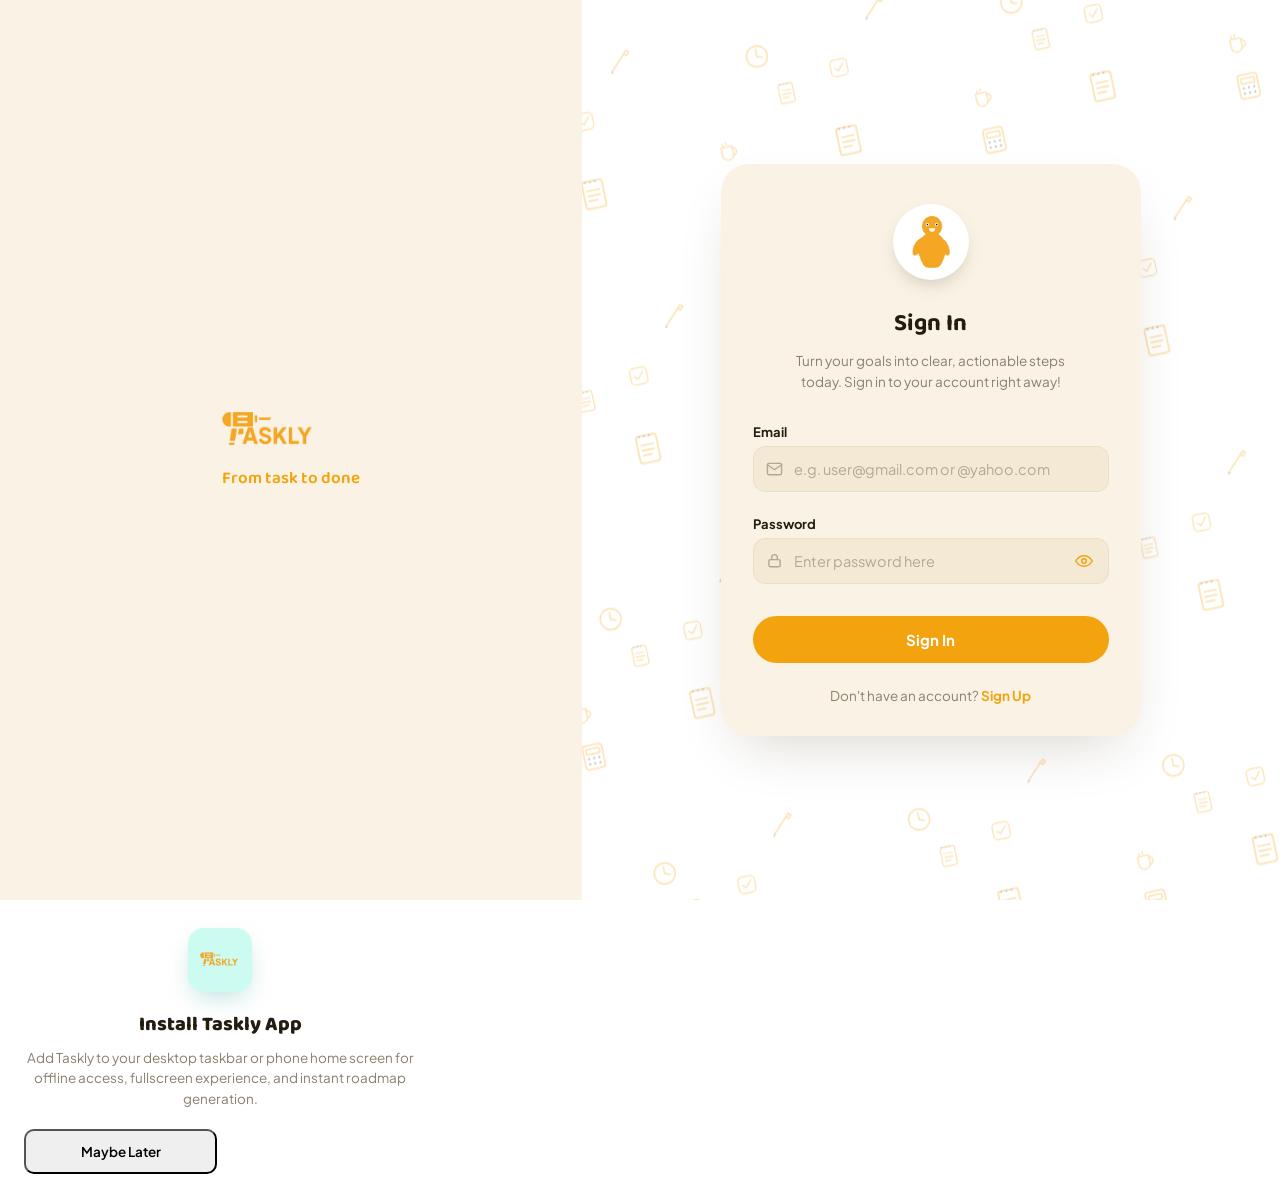
<file: settings.html>
<!DOCTYPE html>
<html lang="en">
<head>
<meta charset="UTF-8">
<meta name="viewport" content="width=device-width, initial-scale=1.0">
<title>Taskly — Settings</title>
<link rel="shortcut icon" href="assets/Icon.png" type="image/png">
<link rel="manifest" href="manifest.json">
<meta name="theme-color" content="#0D9488">
<meta name="mobile-web-app-capable" content="yes">
<meta name="apple-mobile-web-app-capable" content="yes">
<meta name="apple-mobile-web-app-status-bar-style" content="black-translucent">
<meta name="apple-mobile-web-app-title" content="Taskly">
<link rel="apple-touch-icon" href="assets/Icon.png">
<link rel="preconnect" href="https://fonts.googleapis.com">
<link rel="preconnect" href="https://fonts.gstatic.com" crossorigin>
<link href="https://fonts.googleapis.com/css2?family=Baloo+2:wght@600;700&family=Plus+Jakarta+Sans:wght@400;500;600;700&display=swap" rel="stylesheet">
<link rel="stylesheet" href="css/settings.css">
<link rel="stylesheet" href="css/sidebar.css">
<link rel="stylesheet" href="css/streak.css">
<link rel="stylesheet" href="css/nodi.css">
<script>
  try {
    const savedTheme = localStorage.getItem("taskly_theme") || "light";
    document.documentElement.setAttribute("data-theme", savedTheme);
  } catch (e) {}
</script>
<script src="js/session-guard.js"></script>
</head>
<body>

<!-- Icon sprite -->
<svg width="0" height="0" style="position:absolute" aria-hidden="true">
  <defs>
    <symbol id="ic-grid" viewBox="0 0 24 24"><rect x="3" y="3" width="8" height="8" rx="1.5"/><rect x="13" y="3" width="8" height="8" rx="1.5"/><rect x="3" y="13" width="8" height="8" rx="1.5"/><rect x="13" y="13" width="8" height="8" rx="1.5"/></symbol>
    <symbol id="ic-route" viewBox="0 0 24 24"><circle cx="6" cy="6" r="2.5"/><circle cx="18" cy="18" r="2.5"/><path d="M6 8.5V13a4 4 0 0 0 4 4h4"/></symbol>
    <symbol id="ic-bell" viewBox="0 0 24 24"><path d="M6 9a6 6 0 0 1 12 0c0 4 1.5 5.5 2 6H4c.5-.5 2-2 2-6Z"/><path d="M10 19a2 2 0 0 0 4 0"/></symbol>
    <symbol id="ic-user" viewBox="0 0 24 24"><circle cx="12" cy="8" r="4"/><path d="M4 21c0-4.4 3.6-8 8-8s8 3.6 8 8"/></symbol>
    <symbol id="ic-gear" viewBox="0 0 24 24"><path d="M12.22 2h-.44a2 2 0 0 0-2 2v.18a2 2 0 0 1-1 1.73l-.43.25a2 2 0 0 1-2 0l-.15-.08a2 2 0 0 0-2.73.73l-.22.38a2 2 0 0 0 .73 2.73l.15.1a2 2 0 0 1 1 1.72v.51a2 2 0 0 1-1 1.74l-.15.09a2 2 0 0 0-.73 2.73l.22.38a2 2 0 0 0 2.73.73l.15-.08a2 2 0 0 1 2 0l.43.25a2 2 0 0 1 1 1.73V20a2 2 0 0 0 2 2h.44a2 2 0 0 0 2-2v-.18a2 2 0 0 1 1-1.73l.43-.25a2 2 0 0 1 2 0l.15.08a2 2 0 0 0 2.73-.73l.22-.39a2 2 0 0 0-.73-2.73l-.15-.08a2 2 0 0 1-1-1.74v-.5a2 2 0 0 1 1-1.74l.15-.09a2 2 0 0 0 .73-2.73l-.22-.38a2 2 0 0 0-2.73-.73l-.15.08a2 2 0 0 1-2 0l-.43-.25a2 2 0 0 1-1-1.73V4a2 2 0 0 0-2-2z"/><circle cx="12" cy="12" r="3"/></symbol>
    <symbol id="ic-menu" viewBox="0 0 24 24"><line x1="4" y1="7" x2="20" y2="7"/><line x1="4" y1="12" x2="20" y2="12"/><line x1="4" y1="17" x2="20" y2="17"/></symbol>
    <symbol id="ic-close" viewBox="0 0 24 24"><line x1="6" y1="6" x2="18" y2="18"/><line x1="18" y1="6" x2="6" y2="18"/></symbol>
    <symbol id="ic-flame" viewBox="0 0 24 24"><path d="M8.5 14.5A2.5 2.5 0 0 0 11 12c0-1.38-.5-2-1-3-1.072-2.143-.224-4.054 2-6 .5 2.5 2 4.9 4 6.5 2 1.6 3 3.5 3 5.5a7 7 0 1 1-14 0c0-1.153.433-2.294 1-3a2.5 2.5 0 0 0 2.5 2.5z"/></symbol>
    <symbol id="ic-check" viewBox="0 0 24 24"><path d="M4 12l5 5 11-11"/></symbol>
    <symbol id="ic-send" viewBox="0 0 24 24"><path d="M4 12h15"/><path d="M13 6l6 6-6 6"/></symbol>
    <symbol id="ic-volume" viewBox="0 0 24 24"><polygon points="11 5 6 9 2 9 2 15 6 15 11 19 11 5"/><path d="M15.5 8.5a5 5 0 0 1 0 7"/><path d="M19 5a9 9 0 0 1 0 14"/></symbol>
    <symbol id="ic-globe" viewBox="0 0 24 24"><circle cx="12" cy="12" r="10"/><line x1="2" y1="12" x2="22" y2="12"/><path d="M12 2a15.3 15.3 0 0 1 4 10 15.3 15.3 0 0 1-4 10 15.3 15.3 0 0 1-4-10 15.3 15.3 0 0 1 4-10z"/></symbol>
    <symbol id="ic-logout" viewBox="0 0 24 24"><path d="M9 21H5a2 2 0 0 1-2-2V5a2 2 0 0 1 2-2h4"/><path d="M16 17l5-5-5-5"/><path d="M21 12H9"/></symbol>
  </defs>
</svg>

<div class="app-shell">

  <div class="drawer-overlay" id="drawerOverlay"></div>

  <!-- Sidebar (Modern Study Case Design) -->
  <aside class="sidebar" id="sidebar">
    <!-- Header / Brand -->
    <div class="sidebar-header-box">
      <a href="dashboard.html" class="sidebar-brand">
        <div class="sidebar-brand-icon" id="sidebarBrandIcon" title="Taskly Workspace">
          <img src="assets/Icon.png" alt="Taskly">
        </div>
        <div class="sidebar-brand-info">
          <span class="sidebar-brand-title">Taskly</span>
          <span class="sidebar-brand-sub">Workspace</span>
        </div>
      </a>
      <button class="sidebar-toggle-btn" id="sidebarToggleBtn" title="Collapse sidebar" aria-label="Collapse sidebar">
        <svg viewBox="0 0 24 24" fill="none" stroke="currentColor" stroke-width="2.2" stroke-linecap="round" stroke-linejoin="round">
          <path d="m15 18-6-6 6-6"/>
        </svg>
      </button>
      <button class="sidebar-close-btn" id="sidebarCloseBtn" title="Close menu" aria-label="Close menu">
        <svg viewBox="0 0 24 24" fill="none" stroke="currentColor" stroke-width="2" stroke-linecap="round" stroke-linejoin="round">
          <line x1="18" y1="6" x2="6" y2="18"></line>
          <line x1="6" y1="6" x2="18" y2="18"></line>
        </svg>
      </button>
    </div>

    <!-- Top Action: New Chat -->
    <div class="sidebar-action-wrap">
      <button class="sidebar-btn-new-chat open-nodi-modal" type="button" id="sidebarNewChatBtn" title="New Chat with Nodi">
        <div class="sidebar-link-icon">
          <svg viewBox="0 0 24 24" fill="none" stroke="currentColor" stroke-width="2" stroke-linecap="round" stroke-linejoin="round">
            <path d="M12 5v14M5 12h14"/>
          </svg>
        </div>
        <span class="sidebar-link-label">New Chat</span>
        <span class="sidebar-ai-tag">AI</span>
      </button>
    </div>

    <!-- Navigation Body -->
    <div class="sidebar-nav-scroll">
      <!-- Section: OVERVIEW -->
      <div class="sidebar-nav-section">
        <h4 class="sidebar-section-title">Overview</h4>
        <ul class="sidebar-menu">
          <li>
            <a class="sidebar-link" href="dashboard.html" title="Dashboard">
              <div class="sidebar-link-icon">
                <svg viewBox="0 0 24 24" fill="none" stroke="currentColor" stroke-width="1.8" stroke-linecap="round" stroke-linejoin="round"><rect x="3" y="3" width="7" height="7" rx="1.5"/><rect x="14" y="3" width="7" height="7" rx="1.5"/><rect x="3" y="14" width="7" height="7" rx="1.5"/><rect x="14" y="14" width="7" height="7" rx="1.5"/></svg>
              </div>
              <span class="sidebar-link-label">Dashboard</span>
            </a>
          </li>
          <li>
            <a class="sidebar-link" href="roadmapmanager.html" title="Roadmaps">
              <div class="sidebar-link-icon">
                <svg viewBox="0 0 24 24" fill="none" stroke="currentColor" stroke-width="1.8" stroke-linecap="round" stroke-linejoin="round"><path d="M6 2 3 6v14a2 2 0 0 0 2 2h14a2 2 0 0 0 2-2V6l-3-4Z"/><path d="M3 6h18"/><path d="M16 10a4 4 0 0 1-8 0"/></svg>
              </div>
              <span class="sidebar-link-label">Roadmaps</span>
            </a>
          </li>
          <li>
            <a class="sidebar-link" href="notifications.html" title="Notifications">
              <div class="sidebar-link-icon">
                <svg viewBox="0 0 24 24" fill="none" stroke="currentColor" stroke-width="1.8" stroke-linecap="round" stroke-linejoin="round"><rect width="20" height="16" x="2" y="4" rx="2"/><path d="m22 7-8.97 5.7a1.94 1.94 0 0 1-2.06 0L2 7"/></svg>
              </div>
              <span class="sidebar-link-label">Notifications</span>
              <span class="sidebar-pill-badge" id="sidebarNotifBadge" style="display:none;">0</span>
            </a>
          </li>
        </ul>
      </div>
    </div>

    <!-- Bottom: Profile Card + Settings + Theme Toggle -->
    <div class="sidebar-footer-group">
      <div class="sidebar-profile-card">
        <a href="account.html" class="sidebar-profile-link" id="sidebarProfileLink" title="View Profile">
          <img class="sidebar-profile-avatar" id="sidebarUserAvatar" src="assets/profile.png" alt="Profile avatar">
          <div class="sidebar-profile-meta">
            <span class="sidebar-profile-name" id="sidebarUserName">Taskly User</span>
            <span class="sidebar-profile-email" id="sidebarUserEmail">user@taskly.app</span>
          </div>
        </a>
        <a href="settings.html" class="sidebar-settings-btn is-active" id="sidebarSettingsBtn" title="Settings" aria-label="Settings">
          <svg viewBox="0 0 24 24" fill="none" stroke="currentColor" stroke-width="1.8" stroke-linecap="round" stroke-linejoin="round">
            <circle cx="12" cy="12" r="3"/>
            <path d="M19.4 15a1.65 1.65 0 0 0 .33 1.82l.06.06a2 2 0 0 1-2.83 2.83l-.06-.06a1.65 1.65 0 0 0-1.82-.33 1.65 1.65 0 0 0-1 1.51V21a2 2 0 0 1-4 0v-.09A1.65 1.65 0 0 0 9 19.4a1.65 1.65 0 0 0-1.82.33l-.06.06a2 2 0 0 1-2.83-2.83l.06-.06a1.65 1.65 0 0 0 .33-1.82 1.65 1.65 0 0 0-1.51-1H3a2 2 0 0 1 0-4h.09A1.65 1.65 0 0 0 4.6 9a1.65 1.65 0 0 0-.33-1.82l-.06-.06a2 2 0 0 1 2.83-2.83l.06.06a1.65 1.65 0 0 0 1.82.33H9a1.65 1.65 0 0 0 1-1.51V3a2 2 0 0 1 4 0v.09a1.65 1.65 0 0 0 1 1.51 1.65 1.65 0 0 0 1.82-.33l.06-.06a2 2 0 0 1 2.83 2.83l-.06.06a1.65 1.65 0 0 0-.33 1.82V9a1.65 1.65 0 0 0 1.51 1H21a2 2 0 0 1 0 4h-.09a1.65 1.65 0 0 0-1.51 1z"/>
          </svg>
        </a>
      </div>
    </div>
  </aside>

  <!-- Main column -->
  <div class="main-column">

    <header class="topbar">
      <div class="topbar-left">
        <button class="hamburger-btn" id="hamburgerBtn" aria-label="Open menu">
          <svg viewBox="0 0 24 24" fill="none" stroke="currentColor" stroke-width="2" stroke-linecap="round"><use href="#ic-menu"/></svg>
        </button>
        <span class="topbar-title">Taskly</span>
      </div>
      <div class="topbar-right">
        <button class="icon-btn-ghost navbar-theme-btn" id="navbarThemeBtn" aria-label="Toggle Light / Dark Mode" title="Toggle theme">
          <svg class="theme-icon-sun" viewBox="0 0 24 24" fill="none" stroke="currentColor" stroke-width="1.8" stroke-linecap="round" stroke-linejoin="round"><circle cx="12" cy="12" r="5"/><line x1="12" y1="1" x2="12" y2="3"/><line x1="12" y1="21" x2="12" y2="23"/><line x1="4.22" y1="4.22" x2="5.64" y2="5.64"/><line x1="18.36" y1="18.36" x2="19.78" y2="19.78"/><line x1="1" y1="12" x2="3" y2="12"/><line x1="21" y1="12" x2="23" y2="12"/><line x1="4.22" y1="19.78" x2="5.64" y2="18.36"/><line x1="18.36" y1="5.64" x2="19.78" y2="4.22"/></svg>
          <svg class="theme-icon-moon" viewBox="0 0 24 24" fill="none" stroke="currentColor" stroke-width="1.8" stroke-linecap="round" stroke-linejoin="round" style="display:none;"><path d="M21 12.79A9 9 0 1 1 11.21 3 7 7 0 0 0 21 12.79z"/></svg>
        </button>
        <button class="icon-btn-ghost" id="streakBtn" aria-label="Your streak">
          <svg viewBox="0 0 24 24" fill="currentColor" stroke="none"><use href="#ic-flame"/></svg>
          <span class="badge-count">5</span>
        </button>
        <button class="icon-btn-ghost" id="notifBtn" aria-label="Notifications">
          <svg viewBox="0 0 24 24" fill="none" stroke="currentColor" stroke-width="1.8" stroke-linecap="round" stroke-linejoin="round"><use href="#ic-bell"/></svg>
          <span class="notif-dot" id="notifDot"></span>
        </button>
        <img class="topbar-avatar" id="topbarAvatar" src="assets/profile.png" alt="Your profile">
      </div>
    </header>

    <main class="main-content">

      <div class="bg-pattern" id="bgPattern" aria-hidden="true">
        <svg class="pattern-root" width="100%" height="100%" xmlns="http://www.w3.org/2000/svg">
          <defs>
            <symbol id="pat-notebook" viewBox="0 0 40 40">
              <rect x="7" y="4" width="24" height="32" rx="3"/>
              <circle cx="11" cy="4.5" r="1.1" fill="currentColor" stroke="none"/>
              <circle cx="17" cy="4.5" r="1.1" fill="currentColor" stroke="none"/>
              <circle cx="23" cy="4.5" r="1.1" fill="currentColor" stroke="none"/>
              <line x1="12" y1="15" x2="26" y2="15"/>
              <line x1="12" y1="21" x2="26" y2="21"/>
              <line x1="12" y1="27" x2="22" y2="27"/>
            </symbol>
            <symbol id="pat-calculator" viewBox="0 0 40 40">
              <rect x="7" y="4" width="26" height="32" rx="4"/>
              <rect x="11" y="9" width="18" height="7" rx="1.5"/>
              <circle cx="13" cy="22" r="1.4" fill="currentColor" stroke="none"/>
              <circle cx="20" cy="22" r="1.4" fill="currentColor" stroke="none"/>
              <circle cx="27" cy="22" r="1.4" fill="currentColor" stroke="none"/>
              <circle cx="13" cy="29" r="1.4" fill="currentColor" stroke="none"/>
              <circle cx="20" cy="29" r="1.4" fill="currentColor" stroke="none"/>
              <circle cx="27" cy="29" r="1.4" fill="currentColor" stroke="none"/>
            </symbol>
            <symbol id="pat-pencil" viewBox="0 0 40 40">
              <path d="M7 33 L27 13"/>
              <path d="M27 13 L31 9 L34 12 L30 16 Z"/>
              <path d="M7 33 L5 36 L9 34 Z" fill="currentColor" stroke="none"/>
            </symbol>
            <symbol id="pat-clock" viewBox="0 0 40 40">
              <circle cx="20" cy="20" r="15"/>
              <line x1="20" y1="20" x2="20" y2="10"/>
              <line x1="20" y1="20" x2="27" y2="23"/>
            </symbol>
            <symbol id="pat-check" viewBox="0 0 40 40">
              <rect x="6" y="6" width="28" height="28" rx="7"/>
              <path d="M13 20 L18 25 L28 13"/>
            </symbol>
            <symbol id="pat-cup" viewBox="0 0 40 40">
              <path d="M9 13 H26 V25 A8.5 8.5 0 0 1 9 25 Z"/>
              <path d="M26 16 A5.5 5.5 0 0 1 26 27"/>
              <line x1="12" y1="8" x2="12" y2="11"/>
              <line x1="17.5" y1="6" x2="17.5" y2="9.5"/>
            </symbol>
            <pattern id="dash-pattern" width="260" height="260" patternUnits="userSpaceOnUse" patternTransform="rotate(-12)">
              <use class="pat-icon" href="#pat-notebook" x="6" y="14" width="34" height="34"/>
              <use class="pat-icon" href="#pat-calculator" x="150" y="46" width="30" height="30"/>
              <use class="pat-icon" href="#pat-pencil" x="60" y="150" width="30" height="30"/>
              <use class="pat-icon" href="#pat-clock" x="196" y="176" width="28" height="28"/>
              <use class="pat-icon" href="#pat-check" x="16" y="206" width="24" height="24"/>
              <use class="pat-icon" href="#pat-cup" x="150" y="4" width="26" height="26"/>
              <use class="pat-icon" href="#pat-notebook" x="220" y="220" width="24" height="24"/>
            </pattern>
          </defs>
          <rect width="100%" height="100%" fill="url(#dash-pattern)"/>
        </svg>
      </div>

      <div class="content-inner">

        <div class="greeting">
          <h1>Settings</h1>
          <p>Manage your notifications, audio feedback, and general preferences.</p>
        </div>

        <!-- 1. Notifications Card -->
        <div class="settings-card">
          <div class="settings-card-header">
            <div class="settings-card-icon">
              <svg viewBox="0 0 24 24" fill="none" stroke="currentColor" stroke-width="2" stroke-linecap="round" stroke-linejoin="round"><use href="#ic-bell"/></svg>
            </div>
            <div class="settings-card-title-group">
              <h3>Notifications</h3>
              <p>Choose what reminders and updates you want to receive.</p>
            </div>
          </div>

          <div class="setting-row">
            <div class="setting-info">
              <p class="setting-title">Milestone Notifications</p>
              <p class="setting-desc">Receive notifications when roadmap generation completes and progress milestones are reached.</p>
            </div>
            <div class="setting-control">
              <label class="switch-label">
                <input type="checkbox" id="milestoneNotifToggle" checked>
                <span class="switch-slider"></span>
              </label>
            </div>
          </div>

          <div class="setting-row">
            <div class="setting-info">
              <p class="setting-title">Email Reminders</p>
              <p class="setting-desc">Receive milestone updates and reminders by email.</p>
            </div>
            <div class="setting-control">
              <label class="switch-label">
                <input type="checkbox" id="emailNotifToggle" checked>
                <span class="switch-slider"></span>
              </label>
            </div>
          </div>
        </div>

        <!-- 2. Sounds & Feedback Card -->
        <div class="settings-card">
          <div class="settings-card-header">
            <div class="settings-card-icon is-orange">
              <svg viewBox="0 0 24 24" fill="none" stroke="currentColor" stroke-width="2" stroke-linecap="round" stroke-linejoin="round"><use href="#ic-volume"/></svg>
            </div>
            <div class="settings-card-title-group">
              <h3>Sounds & Feedback</h3>
              <p>Control audio chimes when interacting with tasks.</p>
            </div>
          </div>

          <div class="setting-row">
            <div class="setting-info">
              <p class="setting-title">Task Completion Sound</p>
              <p class="setting-desc">Play a soft audio chime whenever you check off a roadmap task.</p>
            </div>
            <div class="setting-control">
              <label class="switch-label">
                <input type="checkbox" id="soundEffectsToggle" checked>
                <span class="switch-slider"></span>
              </label>
            </div>
          </div>
        </div>

        <!-- 3. Appearance & Theme Card -->
        <div class="settings-card">
          <div class="settings-card-header">
            <div class="settings-card-icon">
              <svg viewBox="0 0 24 24" fill="none" stroke="currentColor" stroke-width="2" stroke-linecap="round" stroke-linejoin="round">
                <circle cx="12" cy="12" r="5"/>
                <path d="M12 1v2M12 21v2M4.22 4.22l1.42 1.42M18.36 18.36l1.42 1.42M1 12h2M21 12h2M4.22 19.78l1.42-1.42M18.36 5.64l1.42-1.42"/>
              </svg>
            </div>
            <div class="settings-card-title-group">
              <h3>Appearance</h3>
              <p>Customize the interface theme and visual mode.</p>
            </div>
          </div>

          <div class="setting-row">
            <div class="setting-info">
              <p class="setting-title">Dark Mode</p>
              <p class="setting-desc">Toggle between clean light mode and sleek dark mode across the entire workspace.</p>
            </div>
            <div class="setting-control">
              <label class="switch-label">
                <input type="checkbox" id="darkModeToggle">
                <span class="switch-slider"></span>
              </label>
            </div>
          </div>
        </div>

        <!-- 4. General Preferences Card -->
        <div class="settings-card">
          <div class="settings-card-header">
            <div class="settings-card-icon">
              <svg viewBox="0 0 24 24" fill="none" stroke="currentColor" stroke-width="2" stroke-linecap="round" stroke-linejoin="round"><use href="#ic-globe"/></svg>
            </div>
            <div class="settings-card-title-group">
              <h3>General Preferences</h3>
              <p>Configure language and regional settings for your account.</p>
            </div>
          </div>

          <div class="setting-row">
            <div class="setting-info">
              <p class="setting-title">Language</p>
              <p class="setting-desc">Select your primary language for Taskly.</p>
            </div>
            <div class="setting-control">
              <select class="setting-select" id="languageSelect">
                <option value="en" selected>English (US)</option>
                <option value="en-gb">English (UK)</option>
                <option value="es">Español</option>
                <option value="fr">Français</option>
                <option value="de">Deutsch</option>
              </select>
            </div>
          </div>

          <div class="setting-row">
            <div class="setting-info">
              <p class="setting-title">Timezone</p>
              <p class="setting-desc">Set your local timezone for roadmap schedule tracking.</p>
            </div>
            <div class="setting-control">
              <select class="setting-select" id="timezoneSelect">
                <option value="gmt+1" selected>GMT+1 (West Africa Standard Time)</option>
                <option value="utc">UTC (Universal Time)</option>
                <option value="est">EST (Eastern Standard Time)</option>
                <option value="pst">PST (Pacific Standard Time)</option>
              </select>
            </div>
          </div>
        </div>

        <!-- 5. Progressive Web App (PWA) Card -->
        <div class="settings-card">
          <div class="settings-card-header">
            <div class="settings-card-icon" style="background: rgba(13, 148, 136, 0.12); color: #0D9488;">
              <svg viewBox="0 0 24 24" fill="none" stroke="currentColor" stroke-width="2" stroke-linecap="round" stroke-linejoin="round">
                <rect width="18" height="18" x="3" y="3" rx="2"/>
                <path d="M7 8h10M7 12h10M7 16h6"/>
              </svg>
            </div>
            <div class="settings-card-title-group">
              <h3>Desktop & Mobile App (PWA)</h3>
              <p>Install Taskly to your PC taskbar, Mac dock, or mobile home screen.</p>
            </div>
          </div>

          <div class="setting-row">
            <div class="setting-info">
              <p class="setting-title">Add to Home Screen / Taskbar</p>
              <p class="setting-desc">Run Taskly in full-screen standalone mode with faster load times and offline roadmap caching.</p>
            </div>
            <div class="setting-control">
              <button type="button" class="btn btn-primary pwa-install-trigger" id="installAppBtn" style="background: var(--color-teal, #0D9488); color: #fff; font-size: 13px; font-weight: 700; padding: 8px 16px; border-radius: 8px; display: inline-flex; align-items: center; gap: 8px; cursor: pointer; border: none;">
                <svg width="16" height="16" viewBox="0 0 24 24" fill="none" stroke="currentColor" stroke-width="2.2" stroke-linecap="round" stroke-linejoin="round">
                  <path d="M21 15v4a2 2 0 0 1-2 2H5a2 2 0 0 1-2-2v-4"/>
                  <polyline points="7 10 12 15 17 10"/>
                  <line x1="12" y1="15" x2="12" y2="3"/>
                </svg>
                Install App
              </button>
            </div>
          </div>

          <div class="setting-row">
            <div class="setting-info">
              <p class="setting-title">App Installation Status</p>
              <p class="setting-desc">Check if Taskly is currently operating in native standalone app mode.</p>
            </div>
            <div class="setting-control">
              <span class="pwa-status-badge" style="display: inline-block; font-size: 12px; font-weight: 700; padding: 4px 10px; border-radius: 6px; background: #F1F5F9; color: #475569;">Browser Mode (Installable)</span>
            </div>
          </div>
        </div>

      </div>
    </main>
  </div>
</div>

<!-- ============ Ask Nodi ============ -->


<div class="modal-overlay" id="nodiOverlay">
  <div class="modal modal-nodi" role="dialog" aria-modal="true" aria-label="Ask Nodi">
    <div class="nodi-header">
      <img src="assets/Nodi.png" alt="">
      <div class="nodi-header-text">
        <p class="name">Nodi</p>
        <p class="status">Online</p>
      </div>
      <button class="modal-close" data-close-modal="nodiOverlay" aria-label="Close">
        <svg viewBox="0 0 24 24" fill="none" stroke="currentColor" stroke-width="2" stroke-linecap="round"><use href="#ic-close"/></svg>
      </button>
    </div>
    <div class="nodi-body" id="nodiBody">
      <div class="chat-bubble from-nodi">Hey, I'm Nodi 👋 Let me know if you need any help with your settings or learning roadmaps!</div>
    </div>
    <div class="nodi-suggestions" id="nodiSuggestions">
      <button class="suggestion-chip" type="button">How do study streaks work?</button>
      <button class="suggestion-chip" type="button">How to reset my roadmap</button>
    </div>
    <div class="nodi-input-row">
      <input class="nodi-input" id="nodiInput" type="text" placeholder="Message Nodi…" maxlength="500">
      <button class="send-btn" id="nodiSendBtn" type="button" aria-label="Send">
        <svg viewBox="0 0 24 24" fill="none" stroke="currentColor" stroke-width="2.2" stroke-linecap="round" stroke-linejoin="round"><use href="#ic-send"/></svg>
      </button>
    </div>
  </div>
</div>

<!-- ============ Notifications Dropdown ============ -->
<div class="dropdown-panel" id="notifPanel" role="menu" aria-label="Notifications">
  <div class="dropdown-header">Notifications</div>
  <div class="notif-item">
    <div class="notif-icon"><svg viewBox="0 0 24 24" fill="none" stroke="currentColor" stroke-width="2" stroke-linecap="round" stroke-linejoin="round"><use href="#ic-check"/></svg></div>
    <div>
      <p class="notif-text"><strong>My Figma course</strong> — you finished "Auto layout basics".</p>
      <p class="notif-time">12 minutes ago</p>
    </div>
  </div>
  <div class="notif-item">
    <div class="notif-icon is-teal"><svg viewBox="0 0 24 24" fill="currentColor" stroke="none"><use href="#ic-flame"/></svg></div>
    <div>
      <p class="notif-text">You're on a <strong>5 day streak</strong>. Keep it going today!</p>
      <p class="notif-time">3 hours ago</p>
    </div>
  </div>
  <div class="dropdown-footer">
    <button class="view-all-btn" id="viewAllNotifsBtn" type="button">View all notifications</button>
  </div>
</div>

<!-- ============ Streak dropdown panel ============ -->
<div class="dropdown-panel modal-streak-dropdown" id="streakOverlay" role="dialog" aria-label="Your streak">
  <div class="dropdown-header">
    <span style="display:inline-flex; align-items:center; gap:6px;">
      <svg width="16" height="16" viewBox="0 0 24 24" fill="#FF6B00" stroke="none"><use href="#ic-flame"/></svg>
      Your Streak
    </span>
    <button class="modal-close" data-close-modal="streakOverlay" aria-label="Close">
      <svg viewBox="0 0 24 24" fill="none" stroke="currentColor" stroke-width="2" stroke-linecap="round"><use href="#ic-close"/></svg>
    </button>
  </div>
  <div class="modal-streak">
    <div class="streak-flame-big">
      <svg viewBox="0 0 24 24" fill="currentColor" stroke="none"><use href="#ic-flame"/></svg>
    </div>
    <p class="streak-count-big" id="streakCountBig">5 Days</p>
    <p class="streak-sub">You're on fire! Complete a task today to keep it going.</p>
    <div class="streak-week" id="streakWeek"></div>
    <div class="streak-countdown-box">
      <p class="streak-countdown-label">Streak resets in</p>
      <p class="streak-countdown" id="streakCountdown">--:--:--</p>
    </div>
  </div>
</div>
</div>

<script src="js/api.js"></script>
<script src="js/pwa.js"></script>
<script src="js/streak.js"></script>
<script src="js/sidebar.js"></script>
<script src="js/nodi.js"></script>
<script src="js/settings.js"></script>
</body>
</html>
</file>
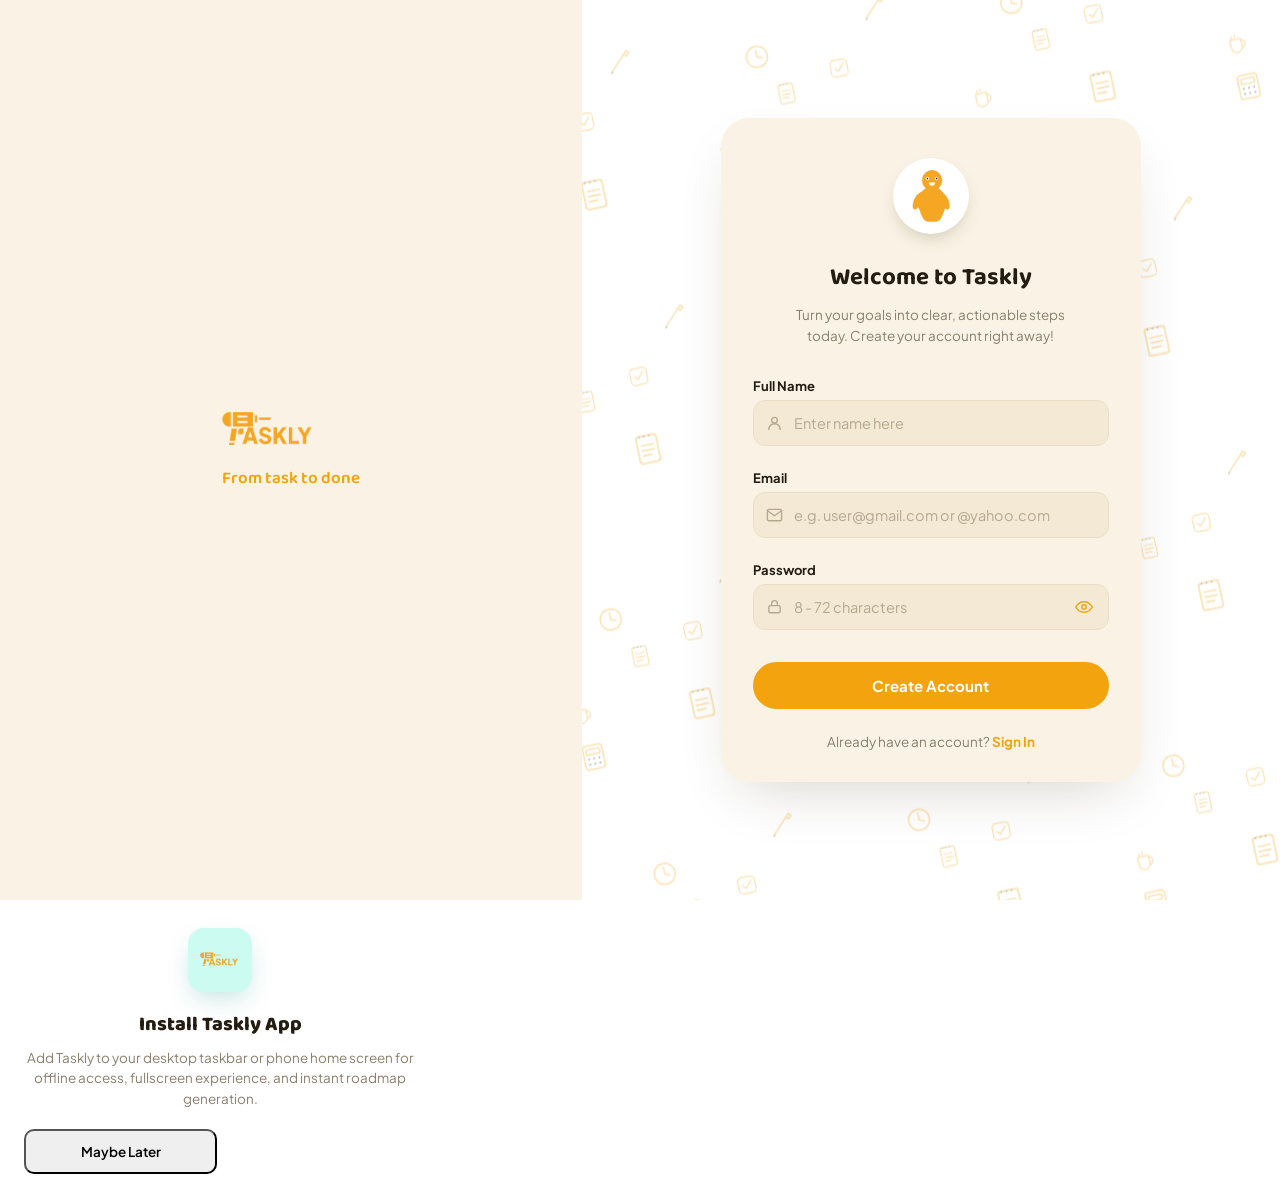
<file: signup.html>
<!DOCTYPE html>
<html lang="en">
<head>
<meta charset="UTF-8">
<meta name="viewport" content="width=device-width, initial-scale=1.0">
<title>Taskly — Create Account</title>
<link rel="shortcut icon" href="assets/Icon.png" type="image/png">
<link rel="manifest" href="manifest.json">
<meta name="theme-color" content="#0D9488">
<meta name="mobile-web-app-capable" content="yes">
<meta name="apple-mobile-web-app-capable" content="yes">
<meta name="apple-mobile-web-app-status-bar-style" content="black-translucent">
<meta name="apple-mobile-web-app-title" content="Taskly">
<link rel="apple-touch-icon" href="assets/Icon.png">
<link rel="preconnect" href="https://fonts.googleapis.com">
<link rel="preconnect" href="https://fonts.gstatic.com" crossorigin>
<link href="https://fonts.googleapis.com/css2?family=Baloo+2:wght@600;700&family=Plus+Jakarta+Sans:wght@400;500;600;700&display=swap" rel="stylesheet">
<link rel="stylesheet" href="css/auth.css">
<script>
  try {
    const savedTheme = localStorage.getItem("taskly_theme") || "light";
    document.documentElement.setAttribute("data-theme", savedTheme);
  } catch (e) {}
</script>
</head>
<body>

<div class="page-shell">
  <div class="auth-layout">

    <!-- Left brand panel -->
    <aside class="brand-panel">
      <div class="brand-block">
        <div class="brand-mark">
          <img class="brand-mark-icon" src="assets/tasklylogo.png" alt="Taskly logo">
          
        </div>
        <p class="brand-tagline">From task to done</p>
      </div>
    </aside>

    <!-- Right form panel (white) -->
    <main class="form-panel">

      <!-- Minimal slanted productivity-icon wallpaper, yellow, on the white panel -->
      <div class="bg-pattern" id="bgPattern" aria-hidden="true">
        <svg class="pattern-root" width="100%" height="100%" xmlns="http://www.w3.org/2000/svg">
          <defs>
            <symbol id="ic-notebook" viewBox="0 0 40 40">
              <rect x="7" y="4" width="24" height="32" rx="3"/>
              <circle cx="11" cy="4.5" r="1.1" fill="currentColor" stroke="none"/>
              <circle cx="17" cy="4.5" r="1.1" fill="currentColor" stroke="none"/>
              <circle cx="23" cy="4.5" r="1.1" fill="currentColor" stroke="none"/>
              <line x1="12" y1="15" x2="26" y2="15"/>
              <line x1="12" y1="21" x2="26" y2="21"/>
              <line x1="12" y1="27" x2="22" y2="27"/>
            </symbol>
            <symbol id="ic-calculator" viewBox="0 0 40 40">
              <rect x="7" y="4" width="26" height="32" rx="4"/>
              <rect x="11" y="9" width="18" height="7" rx="1.5"/>
              <circle cx="13" cy="22" r="1.4" fill="currentColor" stroke="none"/>
              <circle cx="20" cy="22" r="1.4" fill="currentColor" stroke="none"/>
              <circle cx="27" cy="22" r="1.4" fill="currentColor" stroke="none"/>
              <circle cx="13" cy="29" r="1.4" fill="currentColor" stroke="none"/>
              <circle cx="20" cy="29" r="1.4" fill="currentColor" stroke="none"/>
              <circle cx="27" cy="29" r="1.4" fill="currentColor" stroke="none"/>
            </symbol>
            <symbol id="ic-pencil" viewBox="0 0 40 40">
              <path d="M7 33 L27 13"/>
              <path d="M27 13 L31 9 L34 12 L30 16 Z"/>
              <path d="M7 33 L5 36 L9 34 Z" fill="currentColor" stroke="none"/>
            </symbol>
            <symbol id="ic-clock" viewBox="0 0 40 40">
              <circle cx="20" cy="20" r="15"/>
              <line x1="20" y1="20" x2="20" y2="10"/>
              <line x1="20" y1="20" x2="27" y2="23"/>
            </symbol>
            <symbol id="ic-check" viewBox="0 0 40 40">
              <rect x="6" y="6" width="28" height="28" rx="7"/>
              <path d="M13 20 L18 25 L28 13"/>
            </symbol>
            <symbol id="ic-cup" viewBox="0 0 40 40">
              <path d="M9 13 H26 V25 A8.5 8.5 0 0 1 9 25 Z"/>
              <path d="M26 16 A5.5 5.5 0 0 1 26 27"/>
              <line x1="12" y1="8" x2="12" y2="11"/>
              <line x1="17.5" y1="6" x2="17.5" y2="9.5"/>
            </symbol>
            <pattern id="taskly-pattern" width="260" height="260" patternUnits="userSpaceOnUse" patternTransform="rotate(-12)">
              <use class="pat-icon" href="#ic-notebook" x="6" y="14" width="34" height="34"/>
              <use class="pat-icon" href="#ic-calculator" x="150" y="46" width="30" height="30"/>
              <use class="pat-icon" href="#ic-pencil" x="60" y="150" width="30" height="30"/>
              <use class="pat-icon" href="#ic-clock" x="196" y="176" width="28" height="28"/>
              <use class="pat-icon" href="#ic-check" x="16" y="206" width="24" height="24"/>
              <use class="pat-icon" href="#ic-cup" x="150" y="4" width="26" height="26"/>
              <use class="pat-icon" href="#ic-notebook" x="220" y="220" width="24" height="24"/>
            </pattern>
          </defs>
          <rect width="100%" height="100%" fill="url(#taskly-pattern)"/>
        </svg>
      </div>

      <div class="auth-card" id="authCard">

        <div class="mobile-brand">
          <img class="brand-mark-icon" src="assets/tasklylogo.png" alt="Taskly logo">
          
        </div>

        <div class="avatar-circle">
          <img class="mascot mascot-bob" src="assets/Nodi.png" alt="Nodi, the Taskly mascot">
        </div>

        <h2>Welcome to Taskly</h2>
        <p class="sub">Turn your goals into clear, actionable steps today. Create your account right away!</p>
        <div id="error-message" class="auth-alert" style="display:none; color: #e53e3e; background: #fff5f5; border: 1px solid #feb2b2; padding: 10px 14px; border-radius: 8px; font-size: 0.875rem; margin-bottom: 1rem; text-align: center;"></div>

        <form class="auth-form" id="formSignup" novalidate>

          <div class="field" id="fieldFullName">
            <label for="fullName">Full Name</label>
            <div class="field-input-wrap">
              <svg class="field-icon" viewBox="0 0 24 24" fill="none" stroke="currentColor" stroke-width="2" stroke-linecap="round" stroke-linejoin="round"><circle cx="12" cy="8" r="4"/><path d="M4 21c0-4.4 3.6-8 8-8s8 3.6 8 8"/></svg>
              <input type="text" id="fullName" name="fullName" placeholder="Enter name here" autocomplete="name" required>
            </div>
            <div class="field-error"><span>&#9888;</span><span class="field-error-text">Enter your name</span></div>
          </div>

          <div class="field" id="fieldEmail">
            <label for="email">Email</label>
            <div class="field-input-wrap">
              <svg class="field-icon" viewBox="0 0 24 24" fill="none" stroke="currentColor" stroke-width="2" stroke-linecap="round" stroke-linejoin="round"><rect x="2" y="4" width="20" height="16" rx="2"/><path d="m2 6 10 7L22 6"/></svg>
              <input type="email" id="email" name="email" placeholder="e.g. user@gmail.com or @yahoo.com" autocomplete="email" required>
            </div>
            <div class="field-error"><span>&#9888;</span><span class="field-error-text">Email must be @gmail.com or @yahoo.com</span></div>
          </div>

          <div class="field" id="fieldPassword">
            <label for="password">Password</label>
            <div class="field-input-wrap has-suffix">
              <svg class="field-icon" viewBox="0 0 24 24" fill="none" stroke="currentColor" stroke-width="2" stroke-linecap="round" stroke-linejoin="round"><rect x="4" y="10" width="16" height="10" rx="2"/><path d="M8 10V7a4 4 0 0 1 8 0v3"/></svg>
              <input type="password" id="password" name="password" placeholder="8 - 72 characters" autocomplete="new-password" required minlength="8" maxlength="72">
              <button type="button" class="field-toggle-visibility" data-target="password" aria-label="Show password">
                <svg class="icon-eye-open" viewBox="0 0 24 24" fill="none" stroke="currentColor" stroke-width="2" stroke-linecap="round" stroke-linejoin="round"><path d="M1 12s4-7 11-7 11 7 11 7-4 7-11 7-11-7-11-7Z"/><circle cx="12" cy="12" r="3"/></svg>
              </button>
            </div>
            <div class="field-error"><span>&#9888;</span><span class="field-error-text">Use 8 - 72 characters</span></div>
          </div>

          <button type="submit" class="btn-primary">
            <span class="btn-label">Create Account</span>
            <span class="btn-spinner"><span class="spinner-ring"></span></span>
          </button>

          <p class="switch-line">Already have an account? <a href="login.html">Sign In</a></p>
        </form>

      </div>
    </main>

  </div>
</div>

<div class="toast" id="toast" role="status" aria-live="polite"></div>

<script src="js/api.js"></script>
<script src="js/pwa.js"></script>
<script src="js/auth.js"></script>
<script>Taskly.initForm({ mode: 'signup' });</script>
</body>
</html>
</file>
<file: css/landing.css>
/* ============================================================
   TASKLY — LANDING PAGE STYLESHEET
   Inspired by Echo Design Language: Warm Cream, Bold Display Typography,
   Playful Hand-Drawn Notes, High-Contrast Black & Vibrant Orange Sections.
   ============================================================ */

@import url('https://fonts.googleapis.com/css2?family=Baloo+2:wght@500;600;700;800&family=Caveat:wght@600;700&family=Plus+Jakarta+Sans:wght@400;500;600;700;800&display=swap');

:root {
  --color-cream-bg: #FAF4EB;
  --color-cream-card: #FFFFFF;
  --color-cream-soft: #F4ECE0;
  --color-cream-border: #EADBCE;
  
  --color-ink: #201A14;
  --color-ink-muted: #6E6457;
  --color-ink-light: #9E9385;
  
  --color-orange: #F2A30D;
  --color-orange-deep: #D98800;
  --color-orange-light: #FFF2DB;
  --color-orange-glow: rgba(242, 163, 13, 0.28);
  
  --color-dark-bg: #110E0C;
  --color-dark-surface: #1C1814;
  --color-dark-border: #2C2620;
  --color-dark-text: #F3ECE2;
  --color-dark-muted: #A39789;
  
  --color-teal: #2E8E86;
  --color-teal-light: #E2F2F0;

  --font-display: 'Baloo 2', 'Plus Jakarta Sans', sans-serif;
  --font-body: 'Plus Jakarta Sans', -apple-system, BlinkMacSystemFont, sans-serif;
  --font-hand: 'Caveat', cursive;

  --radius-sm: 10px;
  --radius-md: 18px;
  --radius-lg: 28px;
  --radius-xl: 36px;
  --radius-pill: 9999px;

  --shadow-sm: 0 4px 12px rgba(32, 26, 20, 0.05);
  --shadow-md: 0 12px 32px rgba(32, 26, 20, 0.08);
  --shadow-lg: 0 24px 64px -12px rgba(32, 26, 20, 0.14);
  --shadow-orange: 0 10px 28px -6px rgba(242, 163, 13, 0.45);
  --shadow-dark: 0 24px 64px -12px rgba(0, 0, 0, 0.5);

  --transition: all 0.28s cubic-bezier(0.16, 1, 0.3, 1);
}

/* Base resets */
*, *::before, *::after {
  box-sizing: border-box;
  margin: 0;
  padding: 0;
}

html {
  scroll-behavior: smooth;
  font-size: 16px;
  background-color: var(--color-cream-bg);
}

body {
  font-family: var(--font-body);
  color: var(--color-ink);
  background-color: var(--color-cream-bg);
  line-height: 1.6;
  -webkit-font-smoothing: antialiased;
  -moz-osx-font-smoothing: grayscale;
  overflow-x: hidden;
}

img {
  max-width: 100%;
  height: auto;
  display: block;
}

a {
  color: inherit;
  text-decoration: none;
}

button {
  font-family: inherit;
  border: none;
  background: none;
  cursor: pointer;
}

/* Container */
.container {
  width: 100%;
  max-width: 1240px;
  margin: 0 auto;
  padding: 0 24px;
}

.container-narrow {
  max-width: 960px;
}

/* ============================================================
   TOP FLOATING NAVBAR (Pill shaped, white, only Login + Sign Up)
   ============================================================ */
.nav-wrapper {
  position: fixed;
  top: 20px;
  left: 0;
  right: 0;
  z-index: 1000;
  display: flex;
  justify-content: center;
  padding: 0 20px;
  pointer-events: none;
}

.nav-pill {
  pointer-events: auto;
  display: flex;
  align-items: center;
  justify-content: space-between;
  width: 100%;
  max-width: 900px;
  height: 64px;
  background: rgba(255, 255, 255, 0.94);
  backdrop-filter: blur(16px);
  -webkit-backdrop-filter: blur(16px);
  border: 1px solid rgba(234, 219, 206, 0.8);
  border-radius: var(--radius-pill);
  padding: 8px 12px 8px 20px;
  box-shadow: 0 8px 30px rgba(40, 30, 15, 0.07);
  transition: var(--transition);
}

.nav-pill:hover {
  box-shadow: 0 12px 36px rgba(40, 30, 15, 0.12);
  border-color: rgba(242, 163, 13, 0.3);
}

.nav-brand {
  display: flex;
  align-items: center;
  gap: 10px;
  font-family: var(--font-display);
  font-weight: 800;
  font-size: 1.5rem;
  color: var(--color-ink);
  letter-spacing: -0.02em;
}

.nav-brand img {
  width: 34px;
  height: 34px;
  object-fit: contain;
  border-radius: 8px;
}

.nav-actions {
  display: flex;
  align-items: center;
  gap: 12px;
}

/* Button styles */
.btn {
  display: inline-flex;
  align-items: center;
  justify-content: center;
  gap: 8px;
  font-weight: 700;
  font-size: 0.95rem;
  padding: 11px 24px;
  border-radius: var(--radius-pill);
  transition: var(--transition);
  cursor: pointer;
  white-space: nowrap;
}

.btn-ghost {
  color: var(--color-ink);
  background: transparent;
}

.btn-ghost:hover {
  background: var(--color-cream-soft);
  color: var(--color-orange-deep);
}

.btn-outline {
  border: 1.5px solid var(--color-cream-border);
  color: var(--color-ink);
  background: #FFFFFF;
}

.btn-outline:hover {
  border-color: var(--color-orange);
  color: var(--color-orange-deep);
  transform: translateY(-2px);
  box-shadow: var(--shadow-sm);
}

.btn-primary {
  background: var(--color-orange);
  color: #FFFFFF;
  box-shadow: var(--shadow-orange);
}

.btn-primary:hover {
  background: var(--color-orange-deep);
  transform: translateY(-2px);
  box-shadow: 0 14px 32px -4px rgba(242, 163, 13, 0.55);
}

.btn-lg {
  font-size: 1.1rem;
  padding: 15px 34px;
}

.btn-dark {
  background: #FFFFFF;
  color: var(--color-ink);
}

.btn-dark:hover {
  background: var(--color-orange);
  color: #FFFFFF;
  transform: translateY(-2px);
}

/* ============================================================
   HERO SECTION
   ============================================================ */
.hero-section {
  padding-top: 140px;
  padding-bottom: 80px;
  text-align: center;
  position: relative;
  overflow: hidden;
}

.hero-content {
  max-width: 900px;
  margin: 0 auto;
}

.hero-title {
  font-family: var(--font-display);
  font-size: clamp(2.6rem, 5.8vw, 4.4rem);
  font-weight: 800;
  line-height: 1.08;
  color: var(--color-orange);
  margin-bottom: 24px;
  letter-spacing: -0.03em;
  text-transform: none;
}

.hero-title .highlight {
  color: var(--color-orange);
  text-transform: uppercase;
}

.hero-title .dark-word {
  color: var(--color-ink);
}

.hero-subtitle {
  font-size: clamp(1.05rem, 2vw, 1.25rem);
  color: var(--color-ink-muted);
  max-width: 680px;
  margin: 0 auto 36px;
  font-weight: 500;
  line-height: 1.6;
}

.hero-cta-group {
  display: flex;
  align-items: center;
  justify-content: center;
  gap: 16px;
  margin-bottom: 50px;
  flex-wrap: wrap;
}

/* Hand-drawn annotations (Caveat font with orange curved arrows) */
.hand-annotation {
  font-family: var(--font-hand);
  color: var(--color-orange);
  font-size: 1.65rem;
  font-weight: 700;
  display: flex;
  align-items: center;
  gap: 8px;
  user-select: none;
}

.hand-annotation-hero {
  position: absolute;
  right: 5%;
  top: 48%;
  display: flex;
  flex-direction: column;
  align-items: center;
  z-index: 10;
  animation: floatSubtle 4s ease-in-out infinite;
}

.hand-annotation-hero svg {
  width: 50px;
  height: 65px;
  color: var(--color-orange);
}

@keyframes floatSubtle {
  0%, 100% { transform: translateY(0); }
  50% { transform: translateY(-6px); }
}

/* ============================================================
   HERO INTERACTIVE COMPARISON / SLIDER SHOWCASE
   ============================================================ */
.showcase-wrapper {
  position: relative;
  max-width: 1060px;
  margin: 0 auto;
  border-radius: var(--radius-xl);
  padding: 12px;
  background: linear-gradient(180deg, rgba(255,255,255,0.7) 0%, rgba(244,236,224,0.4) 100%);
  border: 1px solid var(--color-cream-border);
  box-shadow: var(--shadow-lg);
}

.showcase-browser {
  background: #FFFFFF;
  border-radius: calc(var(--radius-xl) - 8px);
  overflow: hidden;
  border: 1px solid #E8DFD3;
  box-shadow: 0 16px 40px -10px rgba(40, 25, 10, 0.1);
}

.browser-header {
  display: flex;
  align-items: center;
  justify-content: space-between;
  padding: 14px 20px;
  background: #FDFBFA;
  border-bottom: 1px solid #EFE8DF;
}

.browser-dots {
  display: flex;
  align-items: center;
  gap: 7px;
}

.browser-dot {
  width: 11px;
  height: 11px;
  border-radius: 50%;
}
.browser-dot.red { background: #FF5F56; }
.browser-dot.yellow { background: #FFBD2E; }
.browser-dot.green { background: #27C93F; }

.browser-search-bar {
  flex: 1;
  max-width: 440px;
  margin: 0 16px;
  background: #F2ECE1;
  border-radius: var(--radius-pill);
  padding: 6px 16px;
  font-size: 0.85rem;
  color: var(--color-ink-muted);
  display: flex;
  align-items: center;
  justify-content: center;
  gap: 8px;
}

.browser-tabs {
  display: flex;
  gap: 8px;
}

.browser-tab-btn {
  padding: 5px 14px;
  border-radius: var(--radius-pill);
  font-size: 0.82rem;
  font-weight: 600;
  color: var(--color-ink-muted);
  background: #F2ECE1;
  transition: var(--transition);
}

.browser-tab-btn.active, .browser-tab-btn:hover {
  background: var(--color-orange);
  color: #FFFFFF;
}

/* Image Split Slider Container */
.split-slider-container {
  position: relative;
  width: 100%;
  height: 520px;
  overflow: hidden;
  user-select: none;
  background: #F8F5F0;
  cursor: ew-resize;
}

.slider-img {
  position: absolute;
  top: 0;
  left: 0;
  width: 100%;
  height: 100%;
  object-fit: cover;
  object-position: top center;
  pointer-events: none;
}

.slider-img-after {
  position: absolute;
  top: 0;
  left: 0;
  width: 100%;
  height: 100%;
  overflow: hidden;
  clip-path: polygon(0 0, 50% 0, 50% 100%, 0 100%);
  transition: clip-path 0.05s linear;
}

.slider-img-after img {
  width: 100%;
  height: 100%;
  object-fit: cover;
  object-position: top center;
}

.slider-handle {
  position: absolute;
  top: 0;
  bottom: 0;
  left: 50%;
  width: 4px;
  background: var(--color-orange);
  box-shadow: 0 0 12px rgba(242, 163, 13, 0.8);
  cursor: ew-resize;
  transform: translateX(-50%);
  z-index: 20;
}

.slider-button {
  position: absolute;
  top: 50%;
  left: 50%;
  transform: translate(-50%, -50%);
  width: 46px;
  height: 46px;
  background: var(--color-orange);
  color: #FFFFFF;
  border-radius: 50%;
  display: flex;
  align-items: center;
  justify-content: center;
  box-shadow: 0 6px 18px rgba(242, 163, 13, 0.6);
  border: 3px solid #FFFFFF;
}

.slider-label {
  position: absolute;
  bottom: 20px;
  padding: 6px 14px;
  background: rgba(32, 26, 20, 0.82);
  backdrop-filter: blur(8px);
  color: #FFFFFF;
  font-size: 0.85rem;
  font-weight: 700;
  border-radius: var(--radius-pill);
  z-index: 15;
  pointer-events: none;
}

.slider-label.label-left { left: 24px; }
.slider-label.label-right { right: 24px; }

/* ============================================================
   DARK SECTION (Speech/Task Bubble Tornado & Dynamic Quote)
   ============================================================ */
.dark-section {
  background: var(--color-dark-bg);
  color: var(--color-dark-text);
  padding: 120px 0 100px;
  position: relative;
  overflow: hidden;
}

.dark-grid {
  display: grid;
  grid-template-columns: 1fr 1fr;
  gap: 60px;
  align-items: center;
}

/* Dynamic Tornado / Cascading Speech Bubbles Visual */
.bubble-tornado {
  position: relative;
  height: 480px;
  display: flex;
  flex-direction: column;
  justify-content: center;
  align-items: center;
}

.bubble-item {
  position: absolute;
  background: #FFFFFF;
  color: #1A1612;
  font-weight: 700;
  padding: 14px 24px;
  border-radius: 28px;
  border-bottom-left-radius: 4px;
  box-shadow: 0 10px 30px rgba(0, 0, 0, 0.35);
  font-size: 0.95rem;
  white-space: nowrap;
  transition: transform 0.3s ease;
  animation: floatBubble 6s ease-in-out infinite alternate;
}

.bubble-item:hover {
  transform: scale(1.05) translateY(-4px);
}

.bubble-item.b1 { top: 10%; left: 10%; width: 280px; animation-delay: 0s; }
.bubble-item.b2 { top: 24%; right: 8%; width: 260px; animation-delay: 1.2s; }
.bubble-item.b3 { top: 40%; left: 5%; width: 310px; animation-delay: 2.4s; }
.bubble-item.b4 { top: 56%; right: 15%; width: 250px; animation-delay: 0.8s; }
.bubble-item.b5 { top: 72%; left: 18%; width: 270px; animation-delay: 1.8s; }
.bubble-item.b6 { top: 86%; right: 28%; width: 210px; background: var(--color-orange); color: #FFF; animation-delay: 3s; }

@keyframes floatBubble {
  0% { transform: translateY(0) rotate(0deg); }
  100% { transform: translateY(-10px) rotate(1.5deg); }
}

.dark-statement {
  max-width: 520px;
}

.dark-statement h2 {
  font-family: var(--font-display);
  font-size: clamp(2rem, 3.8vw, 3.2rem);
  font-weight: 800;
  line-height: 1.15;
  margin-bottom: 24px;
  color: #FFFFFF;
}

.dark-statement h2 .text-orange {
  color: var(--color-orange);
}

.dark-statement p {
  color: var(--color-dark-muted);
  font-size: 1.15rem;
  line-height: 1.7;
  margin-bottom: 36px;
}

/* Soundwave / Streak Meter Graphic */
.streak-wave-bar {
  display: flex;
  align-items: flex-end;
  gap: 10px;
  height: 70px;
  margin-top: 40px;
}

.wave-bar {
  flex: 1;
  background: var(--color-dark-border);
  border-radius: 8px;
  transition: height 0.3s ease, background 0.3s ease;
}

.wave-bar.active {
  background: linear-gradient(180deg, #F2A30D 0%, #D98800 100%);
  box-shadow: 0 0 16px rgba(242, 163, 13, 0.5);
}

/* ============================================================
   "THE SOLUTION" SECTION (Two-column layout + macOS window mockup)
   ============================================================ */
.solution-section {
  padding: 120px 0;
  background: var(--color-cream-bg);
}

.solution-grid {
  display: grid;
  grid-template-columns: 1fr 1.15fr;
  gap: 60px;
  align-items: center;
}

.solution-content .eyebrow {
  display: inline-block;
  font-weight: 800;
  font-size: 0.85rem;
  letter-spacing: 0.15em;
  color: var(--color-orange);
  text-transform: uppercase;
  margin-bottom: 12px;
}

.solution-content .title {
  font-family: var(--font-display);
  font-size: clamp(2.4rem, 4.2vw, 3.6rem);
  font-weight: 800;
  color: var(--color-orange);
  line-height: 1.08;
  margin-bottom: 40px;
}

.solution-features {
  display: flex;
  flex-direction: column;
  gap: 28px;
}

.feature-card {
  display: flex;
  gap: 20px;
  align-items: flex-start;
  padding: 20px;
  border-radius: var(--radius-lg);
  background: transparent;
  border: 1.5px solid transparent;
  transition: var(--transition);
  cursor: pointer;
}

.feature-card:hover, .feature-card.active {
  background: #FFFFFF;
  border-color: var(--color-cream-border);
  box-shadow: var(--shadow-md);
  transform: translateX(6px);
}

.feature-icon-box {
  width: 52px;
  height: 52px;
  border-radius: 16px;
  background: var(--color-orange-light);
  color: var(--color-orange-deep);
  display: flex;
  align-items: center;
  justify-content: center;
  font-size: 1.4rem;
  flex-shrink: 0;
  box-shadow: 0 4px 12px rgba(242, 163, 13, 0.15);
}

.feature-text h3 {
  font-family: var(--font-display);
  font-size: 1.4rem;
  font-weight: 700;
  color: var(--color-orange);
  margin-bottom: 6px;
}

.feature-text p {
  color: var(--color-ink-muted);
  font-size: 0.98rem;
  line-height: 1.55;
}

/* Solution Window Frame */
.mockup-window {
  background: #FFFFFF;
  border-radius: var(--radius-xl);
  overflow: hidden;
  border: 1px solid var(--color-cream-border);
  box-shadow: var(--shadow-lg);
  position: relative;
}

.mockup-header {
  padding: 12px 18px;
  background: #FDFBFA;
  border-bottom: 1px solid #EFE8DF;
  display: flex;
  align-items: center;
  justify-content: space-between;
}

.mockup-header-url {
  font-size: 0.8rem;
  font-weight: 600;
  color: var(--color-ink-muted);
  background: #F2ECE1;
  padding: 4px 16px;
  border-radius: var(--radius-pill);
}

.mockup-body {
  position: relative;
  background: #FAF6F0;
  overflow: hidden;
}

.mockup-body img {
  width: 100%;
  height: auto;
  display: block;
  transition: opacity 0.3s ease;
}

/* ============================================================
   "TRACK" STATUS PIPELINE SECTION (Flowchart with handwritten notes)
   ============================================================ */
.track-section {
  padding: 100px 0;
  background: #FAF4EB;
  text-align: center;
  position: relative;
}

.track-header {
  max-width: 650px;
  margin: 0 auto 60px;
}

.track-title {
  font-family: var(--font-display);
  font-size: clamp(2.5rem, 4.5vw, 3.8rem);
  font-weight: 800;
  color: var(--color-orange);
  margin-bottom: 12px;
}

.track-subtitle {
  font-size: 1.1rem;
  color: var(--color-ink-muted);
}

.track-pipelines {
  display: grid;
  grid-template-columns: 1fr 1fr;
  gap: 40px;
  max-width: 960px;
  margin: 0 auto;
  position: relative;
}

.pipeline-col {
  position: relative;
  display: flex;
  flex-direction: column;
  align-items: center;
  gap: 20px;
}

.pipeline-node {
  display: flex;
  align-items: center;
  gap: 12px;
  padding: 14px 32px;
  background: #FFFFFF;
  border: 2px solid #38312B;
  border-radius: var(--radius-pill);
  font-size: 1.15rem;
  font-weight: 700;
  color: var(--color-ink);
  box-shadow: 0 8px 20px rgba(0,0,0,0.06);
  transition: var(--transition);
  width: 260px;
  justify-content: center;
}

.pipeline-node:hover {
  transform: translateY(-3px) scale(1.02);
  border-color: var(--color-orange);
  box-shadow: 0 12px 28px rgba(242, 163, 13, 0.2);
}

.status-dot {
  width: 10px;
  height: 10px;
  border-radius: 50%;
  background: #A39789;
}

.status-dot.active {
  background: #98C379;
  box-shadow: 0 0 8px #98C379;
}

.status-dot.warning {
  background: #E5C07B;
  box-shadow: 0 0 8px #E5C07B;
}

.status-dot.pulse {
  background: var(--color-orange);
  box-shadow: 0 0 10px var(--color-orange);
  animation: pulseDot 2s infinite;
}

@keyframes pulseDot {
  0%, 100% { transform: scale(1); opacity: 1; }
  50% { transform: scale(1.3); opacity: 0.7; }
}

.pipeline-arrow {
  color: var(--color-orange);
  font-size: 1.8rem;
  display: flex;
  justify-content: center;
  align-items: center;
}

.track-hand-left {
  position: absolute;
  top: -30px;
  left: 20px;
  font-family: var(--font-hand);
  color: var(--color-orange);
  font-size: 1.8rem;
  font-weight: 700;
  display: flex;
  align-items: center;
  gap: 8px;
}

.track-hand-right {
  position: absolute;
  top: -30px;
  right: 20px;
  font-family: var(--font-hand);
  color: var(--color-orange);
  font-size: 1.8rem;
  font-weight: 700;
  display: flex;
  align-items: center;
  gap: 8px;
}

/* ============================================================
   SCREENSHOT GALLERY (8 Real Screenshots Showcase)
   ============================================================ */
.gallery-section {
  padding: 100px 0;
  background: #FFFFFF;
}

.gallery-header {
  text-align: center;
  max-width: 700px;
  margin: 0 auto 50px;
}

.gallery-title {
  font-family: var(--font-display);
  font-size: clamp(2.2rem, 3.8vw, 3.2rem);
  font-weight: 800;
  color: var(--color-ink);
  margin-bottom: 12px;
}

.gallery-title .orange-word {
  color: var(--color-orange);
}

.gallery-grid {
  display: grid;
  grid-template-columns: repeat(auto-fit, minmax(280px, 1fr));
  gap: 28px;
}

.gallery-card {
  background: #FAF6F0;
  border-radius: var(--radius-lg);
  overflow: hidden;
  border: 1px solid var(--color-cream-border);
  transition: var(--transition);
  display: flex;
  flex-direction: column;
}

.gallery-card:hover {
  transform: translateY(-8px);
  box-shadow: var(--shadow-lg);
  border-color: var(--color-orange);
}

.gallery-img-wrapper {
  position: relative;
  background: #FFFFFF;
  overflow: hidden;
  height: 220px;
  border-bottom: 1px solid #EFE8DF;
}

.gallery-img-wrapper img {
  width: 100%;
  height: 100%;
  object-fit: cover;
  object-position: top;
  transition: transform 0.4s ease;
}

.gallery-card:hover .gallery-img-wrapper img {
  transform: scale(1.05);
}

.gallery-badge {
  position: absolute;
  top: 12px;
  left: 12px;
  background: rgba(32, 26, 20, 0.85);
  backdrop-filter: blur(6px);
  color: #FFFFFF;
  font-size: 0.75rem;
  font-weight: 700;
  padding: 4px 10px;
  border-radius: var(--radius-pill);
}

.gallery-card-content {
  padding: 20px;
  flex: 1;
  display: flex;
  flex-direction: column;
  justify-content: space-between;
}

.gallery-card-content h4 {
  font-family: var(--font-display);
  font-size: 1.2rem;
  font-weight: 700;
  color: var(--color-ink);
  margin-bottom: 6px;
}

.gallery-card-content p {
  font-size: 0.88rem;
  color: var(--color-ink-muted);
  line-height: 1.5;
}

/* ============================================================
   TESTIMONIAL / SOCIAL PROOF SECTION
   ============================================================ */
.testimonial-section {
  padding: 100px 0;
  background: #FAF4EB;
}

.testimonial-container {
  display: grid;
  grid-template-columns: 320px 1fr;
  gap: 50px;
  align-items: center;
  max-width: 1040px;
  margin: 0 auto;
}

.testimonial-avatar-wrapper {
  position: relative;
  text-align: center;
}

.avatar-halftone {
  width: 260px;
  height: 260px;
  border-radius: 50%;
  object-fit: cover;
  border: 8px solid #FFFFFF;
  box-shadow: var(--shadow-md);
  filter: contrast(1.1) sepia(0.2);
}

.quote-icon {
  font-family: var(--font-display);
  font-size: 4rem;
  color: var(--color-orange);
  line-height: 1;
  margin-bottom: 8px;
}

.quote-text {
  font-family: var(--font-display);
  font-size: clamp(1.6rem, 2.8vw, 2.3rem);
  font-weight: 700;
  color: var(--color-ink);
  line-height: 1.25;
  margin-bottom: 24px;
}

.quote-author {
  font-weight: 800;
  font-size: 1.2rem;
  color: var(--color-orange-deep);
  display: flex;
  align-items: center;
  gap: 6px;
}

.quote-role {
  color: var(--color-ink-muted);
  font-size: 0.95rem;
}

/* ============================================================
   ORANGE BANNER SECTION ("For Students & Achievers")
   ============================================================ */
.orange-banner-section {
  background: var(--color-orange);
  color: #FFFFFF;
  padding: 100px 0;
  position: relative;
  overflow: hidden;
}

.orange-banner-header {
  max-width: 820px;
  margin: 0 auto 50px;
  text-align: center;
}

.banner-tag {
  font-weight: 800;
  text-transform: uppercase;
  letter-spacing: 0.15em;
  font-size: 0.9rem;
  color: rgba(255, 255, 255, 0.9);
  margin-bottom: 12px;
}

.banner-title {
  font-family: var(--font-display);
  font-size: clamp(2.4rem, 4.4vw, 3.8rem);
  font-weight: 800;
  line-height: 1.1;
  margin-bottom: 20px;
}

.banner-mockups-grid {
  display: grid;
  grid-template-columns: 1fr 1fr;
  gap: 32px;
  max-width: 1080px;
  margin: 0 auto;
}

.banner-card {
  background: #FFFFFF;
  border-radius: var(--radius-xl);
  padding: 16px;
  box-shadow: 0 20px 50px rgba(180, 110, 0, 0.35);
  transition: var(--transition);
}

.banner-card:hover {
  transform: translateY(-8px);
}

.banner-card img {
  border-radius: var(--radius-lg);
  width: 100%;
  height: 280px;
  object-fit: cover;
  object-position: top;
}

/* ============================================================
   FAQ SECTION
   ============================================================ */
.faq-section {
  padding: 100px 0;
  background: var(--color-cream-bg);
}

.faq-header {
  text-align: center;
  max-width: 650px;
  margin: 0 auto 50px;
}

.faq-title {
  font-family: var(--font-display);
  font-size: clamp(2.2rem, 3.6vw, 3rem);
  font-weight: 800;
  color: var(--color-ink);
  margin-bottom: 12px;
}

.faq-list {
  max-width: 820px;
  margin: 0 auto;
  display: flex;
  flex-direction: column;
  gap: 16px;
}

.faq-item {
  background: #FFFFFF;
  border-radius: var(--radius-md);
  border: 1px solid var(--color-cream-border);
  overflow: hidden;
  transition: var(--transition);
}

.faq-question {
  width: 100%;
  padding: 22px 28px;
  text-align: left;
  display: flex;
  align-items: center;
  justify-content: space-between;
  font-family: var(--font-display);
  font-size: 1.2rem;
  font-weight: 700;
  color: var(--color-ink);
}

.faq-icon {
  font-size: 1.3rem;
  color: var(--color-orange);
  transition: transform 0.3s ease;
}

.faq-item.open .faq-icon {
  transform: rotate(45deg);
}

.faq-answer {
  max-height: 0;
  overflow: hidden;
  transition: max-height 0.35s ease, padding 0.35s ease;
  padding: 0 28px;
  color: var(--color-ink-muted);
  font-size: 1rem;
  line-height: 1.6;
}

.faq-item.open .faq-answer {
  max-height: 220px;
  padding-bottom: 22px;
}

/* ============================================================
   FINAL CTA SECTION & FOOTER
   ============================================================ */
.final-cta-section {
  padding: 100px 0 120px;
  text-align: center;
  background: #FAF4EB;
  position: relative;
}

.cta-box {
  background: linear-gradient(135deg, #201A14 0%, #15110E 100%);
  color: #FFFFFF;
  border-radius: var(--radius-xl);
  padding: 70px 40px;
  max-width: 980px;
  margin: 0 auto;
  box-shadow: var(--shadow-dark);
  position: relative;
  overflow: hidden;
}

.cta-box::after {
  content: '';
  position: absolute;
  bottom: -60px;
  right: -60px;
  width: 240px;
  height: 240px;
  background: var(--color-orange);
  filter: blur(100px);
  opacity: 0.3;
  pointer-events: none;
}

.cta-title {
  font-family: var(--font-display);
  font-size: clamp(2.2rem, 4vw, 3.4rem);
  font-weight: 800;
  margin-bottom: 16px;
  line-height: 1.15;
}

.cta-subtitle {
  color: #B4A99C;
  font-size: 1.15rem;
  max-width: 600px;
  margin: 0 auto 36px;
}

/* Footer */
.site-footer {
  background: #FAF4EB;
  border-top: 1px solid var(--color-cream-border);
  padding: 40px 0;
}

.footer-content {
  display: flex;
  align-items: center;
  justify-content: space-between;
  flex-wrap: wrap;
  gap: 20px;
}

.footer-brand {
  display: flex;
  align-items: center;
  gap: 10px;
  font-family: var(--font-display);
  font-weight: 800;
  font-size: 1.3rem;
  color: var(--color-ink);
}

.footer-brand img {
  width: 30px;
  height: 30px;
  border-radius: 6px;
}

.footer-copy {
  color: var(--color-ink-muted);
  font-size: 0.9rem;
}

.footer-links {
  display: flex;
  gap: 20px;
}

.footer-links a {
  color: var(--color-ink-muted);
  font-weight: 600;
  font-size: 0.9rem;
  transition: color 0.2s;
}

.footer-links a:hover {
  color: var(--color-orange-deep);
}

/* ============================================================
   RESPONSIVE DESIGN
   ============================================================ */
@media (max-width: 992px) {
  .dark-grid, .solution-grid, .testimonial-container, .banner-mockups-grid {
    grid-template-columns: 1fr;
    gap: 40px;
  }
  
  .bubble-tornado {
    height: 380px;
  }
  
  .testimonial-avatar-wrapper {
    text-align: left;
  }
  
  .hand-annotation-hero {
    display: none;
  }
  
  .track-pipelines {
    grid-template-columns: 1fr;
    gap: 60px;
  }
  
  .track-hand-left, .track-hand-right {
    position: static;
    margin-bottom: 12px;
    justify-content: center;
  }
}

@media (max-width: 640px) {
  .nav-pill {
    padding: 6px 10px 6px 14px;
    height: 56px;
  }
  
  .nav-brand span {
    display: none;
  }
  
  .btn {
    padding: 9px 18px;
    font-size: 0.88rem;
  }
  
  .hero-section {
    padding-top: 110px;
    padding-bottom: 50px;
  }
  
  .split-slider-container {
    height: 320px;
  }
  
  .cta-box {
    padding: 40px 20px;
  }
}
</file>
<file: css/account.css>
/* ============================================================
   TASKLY — DESIGN TOKENS (matched to Figma reference)
   ============================================================ */
:root {
  --color-cream: #FAF3E5;        /* left panel + card background */
  --color-cream-soft: #F3E9D4;   /* input fill */
  --color-white: #FFFFFF;        /* right panel background */

  --color-ink: #241C10;          /* headings, wordmark */
  --color-ink-soft: #8A7F6E;     /* subtext, placeholders */
  --color-ink-faint: #B4A990;

  --color-orange: #F2A30D;       /* primary accent */
  --color-orange-deep: #DB8F06;  /* hover / pressed */
  --color-orange-tint: #FCE9C2;

  --color-teal: #2E8E86;         /* secondary / links */
  --color-teal-deep: #23716B;
  --color-teal-tint: #DCEEEC;

  --color-locked: #B7CFCC;       /* muted teal, "not yet" */
  --color-success: #4B9B5E;
  --color-error: #C1503A;
  --color-error-tint: #F8E4DE;

  --color-border: #EADFC4;

  --font-display: 'Baloo 2', 'Fredoka', 'Segoe UI', sans-serif;
  --font-body: 'Plus Jakarta Sans', 'Segoe UI', sans-serif;

  --sp-1: 4px; --sp-2: 8px; --sp-3: 16px; --sp-4: 24px;
  --sp-5: 32px; --sp-6: 40px; --sp-7: 48px; --sp-8: 64px;

  --radius-sm: 12px;
  --radius-md: 18px;
  --radius-lg: 28px;
  --radius-pill: 999px;

  --shadow-card: 0 24px 60px -22px rgba(60, 42, 10, 0.22);
  --shadow-avatar: 0 8px 18px -6px rgba(60, 42, 10, 0.25);
  --shadow-btn: 0 12px 24px -10px rgba(242, 163, 13, 0.55);
  --shadow-focus: 0 0 0 4px rgba(46, 142, 134, 0.15);

  --ease-snap: cubic-bezier(.65, 0, .35, 1);
}

[data-theme="dark"] {
  --color-cream: #131B2A;
  --color-cream-soft: #1A2538;
  --color-white: #0B111A;

  --color-ink: #F1F5F9;
  --color-ink-soft: #94A3B8;
  --color-ink-faint: #64748B;

  --color-border: #1E293B;
  --color-orange-tint: #2C2210;
  --color-teal-tint: #132E35;
  --color-error-tint: #3A1C1C;
  --shadow-card: 0 24px 60px -22px rgba(0, 0, 0, 0.65);
  --shadow-avatar: 0 8px 18px -6px rgba(0, 0, 0, 0.5);
  --shadow-focus: 0 0 0 4px rgba(45, 212, 191, 0.2);
}

[data-theme="dark"] body {
  background: #0B111A;
  color: #F1F5F9;
}

[data-theme="dark"] .topbar {
  background: #0D131F;
  border-bottom: 1px solid #1E293B;
}

[data-theme="dark"] .bg-pattern svg.pattern-root {
  opacity: 0.12;
}

[data-theme="dark"] .account-card,
[data-theme="dark"] .profile-hero-card,
[data-theme="dark"] .logout-card,
[data-theme="dark"] .modal {
  background: #131B2A;
  border-color: #1E293B;
  color: #F1F5F9;
}

[data-theme="dark"] .profile-input {
  background: #1A2538;
  border-color: #1E293B;
  color: #F1F5F9;
}

[data-theme="dark"] .profile-input:disabled {
  background: #0F172A;
  color: #94A3B8;
  border-color: #1E293B;
}

[data-theme="dark"] .icon-btn-ghost {
  color: #94A3B8;
}

[data-theme="dark"] .icon-btn-ghost:hover {
  background: #1E293B;
  color: #F1F5F9;
}


* { box-sizing: border-box; }
body {
  margin: 0;
  font-family: var(--font-body);
  color: var(--color-ink);
  background: var(--color-white);
  -webkit-font-smoothing: antialiased;
}
h1, h2, h3, p { margin: 0; }
a { color: inherit; text-decoration: none; }
button { font-family: inherit; cursor: pointer; }
input { font-family: inherit; }
svg { display: block; }

@media (prefers-reduced-motion: reduce) {
  *, *::before, *::after {
    animation-duration: .001ms !important;
    animation-iteration-count: 1 !important;
    transition-duration: .001ms !important;
  }
}

/* ============================================================
   BACKGROUND — minimal slanted productivity-icon wallpaper
   ============================================================ */
.bg-pattern {
  position: absolute;
  inset: -10%;
  width: 120%;
  height: 120%;
  z-index: 0;
  pointer-events: none;
  will-change: transform;
  transition: transform .6s var(--ease-snap);
}
.bg-pattern .pat-icon {
  stroke: var(--color-orange);
  stroke-width: 2;
  stroke-linecap: round;
  stroke-linejoin: round;
  fill: none;
}
.bg-pattern svg.pattern-root { opacity: .32; }

/* ============================================================
   DASHBOARD / APP SHELL
   ============================================================ */
.app-shell {
  min-height: 100vh;
  display: flex;
  background: var(--color-white);
}

/* --- Sidebar --- */
.sidebar {
  width: 264px;
  flex-shrink: 0;
  background: var(--color-teal);
  padding: var(--sp-5) var(--sp-4);
  display: flex;
  flex-direction: column;
  position: fixed;
  inset: 0 auto 0 0;
  transform: translateX(-100%);
  transition: transform .35s var(--ease-snap);
  z-index: 50;
}
.sidebar.is-open { transform: translateX(0); }
@media (min-width: 960px) {
  .sidebar { position: sticky; top: 0; height: 100vh; transform: none; }
}

.sidebar-header {
  display: flex;
  align-items: center;
  justify-content: space-between;
  margin-bottom: var(--sp-6);
}
.sidebar-brand { display: flex; align-items: center; gap: 10px; }
.sidebar-brand .brand-mark-icon { width: 30px; height: 30px; }
.sidebar-brand .brand-wordmark { color: var(--color-white); font-size: 19px; font-family: var(--font-display); font-weight: 700; }
.sidebar-brand .brand-wordmark .dot-accent { color: var(--color-orange); }

.sidebar-close {
  display: flex;
  background: none;
  border: none;
  color: var(--color-white);
  padding: 6px;
  opacity: .85;
}
.sidebar-close svg { width: 20px; height: 20px; }
@media (min-width: 960px) { .sidebar-close { display: none; } }

.nav-list { list-style: none; margin: 0; padding: 0; display: flex; flex-direction: column; gap: 6px; }
.nav-link {
  display: flex;
  align-items: center;
  gap: 12px;
  padding: 12px 14px;
  border-radius: var(--radius-sm);
  color: var(--color-white);
  font-size: 14.5px;
  font-weight: 600;
  opacity: .82;
  transition: background .2s ease, opacity .2s ease, transform .12s ease;
}
.nav-link svg { width: 19px; height: 19px; flex-shrink: 0; }
.nav-link:hover { opacity: 1; background: rgba(255,255,255,.1); }
.nav-link:active { transform: scale(.98); }
.nav-link.is-active {
  background: var(--color-white);
  color: var(--color-teal-deep);
  opacity: 1;
  box-shadow: 0 6px 16px -8px rgba(0,0,0,.35);
}
.nav-link-logout {
  width: 100%;
  background: transparent;
  border: none;
  cursor: pointer;
  text-align: left;
  font-family: inherit;
  color: #ff6b6b;
}
.nav-link-logout:hover {
  background: rgba(255, 107, 107, 0.18) !important;
  color: #ff4d4d !important;
  opacity: 1;
}

.sidebar-footer {
  margin-top: auto;
  color: var(--color-white);
  opacity: .6;
  font-size: 12px;
}

.drawer-overlay {
  position: fixed;
  inset: 0;
  background: rgba(36, 28, 16, .35);
  z-index: 40;
  opacity: 0;
  pointer-events: none;
  transition: opacity .3s ease;
}
.drawer-overlay.is-visible { opacity: 1; pointer-events: auto; }
@media (min-width: 960px) { .drawer-overlay { display: none; } }

/* --- Main column --- */
.main-column { flex: 1; min-width: 0; position: relative; }

.topbar {
  position: sticky;
  top: 0;
  z-index: 20;
  display: flex;
  align-items: center;
  justify-content: space-between;
  padding: var(--sp-3) var(--sp-4);
  background: var(--color-white);
  border-bottom: 1px solid var(--color-border);
}
@media (min-width: 960px) { .topbar { padding: var(--sp-4) var(--sp-7) var(--sp-3); border-bottom: none; } }

.topbar-left { display: flex; align-items: center; gap: 12px; }
.hamburger-btn {
  display: flex;
  background: var(--color-cream-soft);
  border: none;
  padding: 9px;
  border-radius: 10px;
  color: var(--color-ink);
  transition: background .2s ease, transform .12s ease;
}
.hamburger-btn:hover { background: var(--color-orange-tint); }
.hamburger-btn:active { transform: scale(.93); }
.hamburger-btn svg { width: 20px; height: 20px; }
@media (min-width: 960px) { .hamburger-btn { display: none; } }

.topbar-title { font-family: var(--font-display); font-size: 18px; font-weight: 700; color: var(--color-orange); }
@media (min-width: 960px) { .topbar-title { display: none; } }

.topbar-right { display: flex; align-items: center; gap: var(--sp-3); }
.icon-btn-ghost {
  display: flex;
  background: none;
  border: none;
  padding: 8px;
  border-radius: 10px;
  color: var(--color-ink-soft);
  position: relative;
  transition: background .2s ease, color .2s ease, transform .12s ease;
}
.icon-btn-ghost:hover { background: var(--color-cream-soft); color: var(--color-ink); }
.icon-btn-ghost:active { transform: scale(.92); }
.icon-btn-ghost svg { width: 21px; height: 21px; }
.notif-dot {
  position: absolute;
  top: 6px; right: 6px;
  width: 8px; height: 8px;
  border-radius: 50%;
  background: var(--color-orange);
  border: 2px solid var(--color-white);
}

.topbar-avatar {
  width: 36px; height: 36px;
  border-radius: 50%;
  object-fit: cover;
  border: 2px solid var(--color-orange-tint);
  display: block;
}

/* --- Content --- */
.main-content {
  position: relative;
  overflow: hidden;
  padding: var(--sp-5) var(--sp-4) var(--sp-8);
}
@media (min-width: 960px) { .main-content { padding: var(--sp-6) var(--sp-7) var(--sp-8); } }

.content-inner {
  position: relative;
  z-index: 1;
  max-width: 760px;
  margin: 0 auto;
  width: 100%;
}

.greeting {
  opacity: 0;
  transform: translateY(14px);
  animation: contentEnter .5s var(--ease-snap) forwards;
  margin-bottom: var(--sp-5);
}
.greeting h1 { font-family: var(--font-display); font-size: 26px; font-weight: 700; margin-bottom: 6px; }
.greeting p { font-size: 14.5px; color: var(--color-ink-soft); max-width: 540px; line-height: 1.55; }
@keyframes contentEnter { to { opacity: 1; transform: translateY(0); } }

/* ============================================================
   BUTTON SYSTEM
   ============================================================ */
.btn-solid, .btn-ghost, .btn-outline-teal {
  display: inline-flex;
  align-items: center;
  justify-content: center;
  gap: 8px;
  padding: 10px 20px;
  border-radius: var(--radius-pill);
  font-size: 13.5px;
  font-weight: 700;
  line-height: 1;
  cursor: pointer;
  white-space: nowrap;
  transition: background .2s ease, box-shadow .2s ease, transform .12s ease, border-color .2s ease, color .2s ease;
}
.btn-solid { border: none; background: var(--color-orange); color: var(--color-white); }
.btn-solid:hover { background: var(--color-orange-deep); box-shadow: var(--shadow-btn); }
.btn-solid:active { transform: scale(.96); }
.btn-solid:disabled { opacity: .5; pointer-events: none; }
.btn-solid.is-danger { background: var(--color-error); }
.btn-solid.is-danger:hover { background: #a8402c; box-shadow: 0 12px 24px -10px rgba(193,80,58,.5); }

.btn-ghost { border: 1.5px solid var(--color-border); background: var(--color-white); color: var(--color-ink-soft); }
.btn-ghost:hover { background: var(--color-cream-soft); color: var(--color-ink); border-color: var(--color-ink-soft); }
.btn-ghost:active { transform: scale(.96); }

.btn-outline-teal {
  border: 1.5px solid var(--color-teal);
  background: var(--color-white);
  color: var(--color-teal-deep);
}
.btn-outline-teal:hover { background: var(--color-teal-tint); box-shadow: 0 8px 16px -8px rgba(46,142,134,.35); }
.btn-outline-teal:active { transform: scale(.96); }
.btn-outline-teal svg { width: 16px; height: 16px; }

.btn-sm {
  padding: 8px 14px !important;
  font-size: 12.5px !important;
  border-radius: var(--radius-pill);
}

/* ============================================================
   ACCOUNT & PROFILE CARDS (Full Width & Responsive)
   ============================================================ */
.account-card {
  background: var(--color-cream);
  border: 1.5px solid var(--color-border);
  border-radius: var(--radius-lg);
  padding: var(--sp-5) var(--sp-6);
  width: 100%;
  margin-bottom: var(--sp-4);
  text-align: left;
  opacity: 0;
  transform: translateY(14px);
  animation: contentEnter .5s var(--ease-snap) forwards;
  transition: border-color .2s ease, box-shadow .2s ease;
}
.account-card:hover {
  border-color: var(--color-orange-tint);
}
@media (max-width: 640px) {
  .account-card {
    padding: var(--sp-4) var(--sp-4);
    border-radius: var(--radius-md);
  }
}

/* --- Hero Banner Card --- */
.profile-hero-card {
  animation-delay: .05s;
}
.profile-hero-top {
  display: flex;
  align-items: center;
  gap: var(--sp-5);
  flex-wrap: wrap;
}
@media (max-width: 640px) {
  .profile-hero-top {
    flex-direction: column;
    text-align: center;
    gap: var(--sp-3);
  }
}

.avatar-edit-wrap {
  position: relative;
  width: 92px;
  height: 92px;
  flex-shrink: 0;
}
.avatar-edit-wrap img {
  width: 92px;
  height: 92px;
  border-radius: 50%;
  object-fit: cover;
  border: 3.5px solid var(--color-white);
  box-shadow: var(--shadow-avatar);
  display: block;
}
.avatar-edit-badge {
  position: absolute;
  bottom: 0;
  right: 0;
  width: 30px;
  height: 30px;
  border-radius: 50%;
  background: var(--color-orange);
  color: var(--color-white);
  display: flex;
  align-items: center;
  justify-content: center;
  border: 2.5px solid var(--color-white);
  transition: background .2s ease, transform .15s ease;
}
.avatar-edit-badge:hover { background: var(--color-orange-deep); }
.avatar-edit-badge:active { transform: scale(.9); }
.avatar-edit-badge svg { width: 14px; height: 14px; }

.profile-hero-meta {
  flex: 1;
  min-width: 240px;
}
@media (max-width: 640px) {
  .profile-hero-meta {
    text-align: center;
    min-width: 100%;
  }
}

.profile-hero-title-row {
  display: flex;
  align-items: center;
  gap: 10px;
  flex-wrap: wrap;
  margin-bottom: 4px;
}
@media (max-width: 640px) {
  .profile-hero-title-row {
    justify-content: center;
  }
}

.profile-name {
  font-family: var(--font-display);
  font-size: 22px;
  font-weight: 700;
  color: var(--color-ink);
}
.account-status-badge {
  display: inline-flex;
  align-items: center;
  gap: 6px;
  padding: 3px 10px;
  border-radius: var(--radius-pill);
  font-size: 12px;
  font-weight: 700;
  background: var(--color-teal-tint);
  color: var(--color-teal-deep);
}
.account-status-badge .status-dot {
  width: 7px;
  height: 7px;
  border-radius: 50%;
  background: var(--color-success);
}
.profile-email {
  font-size: 13.5px;
  color: var(--color-ink-soft);
}

.profile-hero-actions {
  display: flex;
  align-items: center;
  gap: 10px;
  margin-top: 14px;
}
@media (max-width: 640px) {
  .profile-hero-actions {
    justify-content: center;
  }
}

/* --- Hero Stats Strip --- */
.profile-stats-strip {
  display: grid;
  grid-template-columns: repeat(3, 1fr);
  gap: var(--sp-3);
  margin-top: var(--sp-4);
  padding-top: var(--sp-4);
  border-top: 1px solid var(--color-border);
}
@media (max-width: 600px) {
  .profile-stats-strip {
    grid-template-columns: 1fr;
    gap: 8px;
  }
}
.profile-stat-item {
  display: flex;
  align-items: center;
  gap: 12px;
  padding: 10px 14px;
  border-radius: var(--radius-sm);
  background: var(--color-white);
  border: 1px solid var(--color-border);
}
.stat-icon-wrap {
  width: 36px;
  height: 36px;
  border-radius: 10px;
  display: flex;
  align-items: center;
  justify-content: center;
  flex-shrink: 0;
}
.stat-icon-wrap.is-flame {
  background: var(--color-orange-tint);
  color: var(--color-orange);
}
.stat-icon-wrap.is-route {
  background: var(--color-teal-tint);
  color: var(--color-teal-deep);
}
.stat-icon-wrap.is-calendar {
  background: #E8EDFB;
  color: #385CB0;
}
.stat-icon-wrap svg { width: 18px; height: 18px; }
.stat-val { font-size: 14px; font-weight: 700; color: var(--color-ink); }
.stat-lbl { font-size: 11.5px; color: var(--color-ink-soft); }

/* --- Section Card Headers --- */
.account-card-header {
  display: flex;
  align-items: flex-start;
  justify-content: space-between;
  gap: var(--sp-3);
  margin-bottom: var(--sp-4);
  padding-bottom: var(--sp-3);
  border-bottom: 1px solid var(--color-border);
}
@media (max-width: 540px) {
  .account-card-header {
    flex-direction: column;
    align-items: flex-start;
  }
}
.account-card-title {
  display: flex;
  align-items: center;
  gap: 8px;
  font-family: var(--font-display);
  font-size: 17px;
  font-weight: 700;
  color: var(--color-ink);
  margin-bottom: 3px;
}
.account-card-title svg {
  width: 18px;
  height: 18px;
  color: var(--color-teal);
}
.account-card-desc {
  font-size: 13px;
  color: var(--color-ink-soft);
}

/* --- Form Fields & Responsive Grid --- */
.account-form-grid {
  display: grid;
  grid-template-columns: 1fr 1fr;
  gap: var(--sp-3) var(--sp-4);
}
@media (max-width: 640px) {
  .account-form-grid {
    grid-template-columns: 1fr;
    gap: var(--sp-3);
  }
}

.profile-field {
  margin-bottom: 2px;
  text-align: left;
}
.profile-field label {
  display: block;
  font-size: 12.5px;
  font-weight: 700;
  color: var(--color-ink);
  margin-bottom: 6px;
}
.profile-field-input-wrap { position: relative; }

.profile-input {
  width: 100%;
  padding: 12px 14px;
  border-radius: var(--radius-sm);
  border: 1.5px solid var(--color-border);
  background: var(--color-cream-soft);
  font-family: inherit;
  font-size: 14px;
  color: var(--color-ink-soft);
  cursor: not-allowed;
  transition: border-color .2s ease, box-shadow .2s ease, background .2s ease, color .2s ease;
}
.profile-input:not(:disabled) {
  background: var(--color-white);
  color: var(--color-ink);
  cursor: text;
}
.profile-input:not(:disabled):focus {
  outline: none;
  border-color: var(--color-teal);
  box-shadow: var(--shadow-focus);
}
.profile-field-input-wrap.has-suffix .profile-input { padding-right: 44px; }

.field-toggle-visibility {
  position: absolute;
  right: 12px;
  top: 50%;
  transform: translateY(-50%);
  background: none;
  border: none;
  padding: 4px;
  color: var(--color-orange);
  display: flex;
  border-radius: 6px;
  transition: color .2s ease, transform .15s ease;
}
.field-toggle-visibility:hover { color: var(--color-orange-deep); }
.field-toggle-visibility:active { transform: translateY(-50%) scale(.88); }
.field-toggle-visibility svg { width: 18px; height: 18px; }

.profile-success-msg {
  display: none;
  align-items: center;
  gap: 8px;
  font-size: 13px;
  font-weight: 700;
  color: var(--color-success);
  background: #EAF6ED;
  border: 1px solid rgba(75, 155, 94, 0.25);
  border-radius: var(--radius-sm);
  padding: 10px 14px;
  margin-bottom: var(--sp-4);
}
.profile-success-msg.is-visible { display: flex; animation: contentEnter .3s var(--ease-snap); }
.profile-success-msg svg { width: 16px; height: 16px; flex-shrink: 0; }

.profile-actions {
  display: flex;
  justify-content: flex-end;
  gap: 10px;
  margin-top: var(--sp-4);
  padding-top: var(--sp-3);
  border-top: 1px solid var(--color-border);
}

/* --- Logout Card --- */
.logout-card {
  background: var(--color-cream);
  border: 1.5px solid var(--color-border);
  border-radius: var(--radius-lg);
  padding: var(--sp-4) var(--sp-5);
  width: 100%;
  margin-top: var(--sp-4);
  display: flex;
  align-items: center;
  justify-content: space-between;
  gap: var(--sp-4);
  opacity: 0;
  transform: translateY(14px);
  animation: contentEnter .5s var(--ease-snap) .1s forwards;
}
@media (max-width: 640px) {
  .logout-card {
    flex-direction: column;
    align-items: center;
    text-align: center;
    padding: var(--sp-4);
    gap: var(--sp-3);
    border-radius: var(--radius-md);
  }
}
.logout-card-left {
  display: flex;
  align-items: center;
  gap: 14px;
  flex: 1;
}
@media (max-width: 640px) {
  .logout-card-left {
    flex-direction: column;
    align-items: center;
    text-align: center;
    gap: 10px;
  }
}
.logout-door-badge {
  width: 42px;
  height: 42px;
  border-radius: 12px;
  background: var(--color-error-tint);
  color: var(--color-error);
  display: flex;
  align-items: center;
  justify-content: center;
  flex-shrink: 0;
}
.logout-door-badge svg { width: 20px; height: 20px; }

.logout-card-text strong { display: block; font-size: 14px; margin-bottom: 2px; color: var(--color-ink); }
.logout-card-text span { font-size: 12.5px; color: var(--color-ink-soft); }

.is-danger-btn {
  color: var(--color-error) !important;
  border-color: var(--color-error-tint) !important;
  flex-shrink: 0;
  padding: 8px 18px !important;
  font-size: 13px !important;
}
@media (max-width: 640px) {
  .is-danger-btn {
    width: auto !important;
    align-self: center;
    padding: 8px 22px !important;
    font-size: 13px !important;
    margin-top: 4px;
  }
}
.is-danger-btn:hover {
  background: var(--color-error-tint) !important;
  border-color: var(--color-error) !important;
  color: var(--color-error) !important;
}

/* ============================================================
   MODAL SYSTEM & TOAST
   ============================================================ */
.modal-overlay {
  position: fixed;
  inset: 0;
  background: rgba(36, 28, 16, .45);
  display: flex;
  align-items: center;
  justify-content: center;
  padding: var(--sp-3);
  z-index: 200;
  opacity: 0;
  pointer-events: none;
  transition: opacity .25s ease;
}
.modal-overlay.is-open { opacity: 1; pointer-events: auto; }

.modal {
  background: var(--color-cream);
  border-radius: var(--radius-lg);
  box-shadow: var(--shadow-card);
  width: 100%;
  max-width: 420px;
  padding: var(--sp-5);
  max-height: 86vh;
  overflow-y: auto;
  transform: translateY(16px) scale(.97);
  opacity: 0;
  transition: transform .3s var(--ease-snap), opacity .25s ease;
}
.modal-overlay.is-open .modal { transform: translateY(0) scale(1); opacity: 1; }

.modal-header { display: flex; align-items: center; justify-content: space-between; margin-bottom: var(--sp-3); gap: var(--sp-3); }
.modal-header h3 { font-family: var(--font-display); font-size: 18px; font-weight: 700; }
.modal-close {
  background: none; border: none; padding: 6px; border-radius: 8px;
  color: var(--color-ink-soft); flex-shrink: 0; transition: background .2s ease, color .2s ease;
}
.modal-close:hover { background: var(--color-cream-soft); color: var(--color-ink); }
.modal-close svg { width: 18px; height: 18px; }

.logout-door-icon { width: 52px; height: 52px; color: var(--color-teal); flex-shrink: 0; }
.logout-modal-body { text-align: center; }
.logout-modal-body .logout-door-icon { margin: 0 auto var(--sp-3); }
.logout-modal-body h3 { font-family: var(--font-display); font-size: 19px; font-weight: 700; margin-bottom: 6px; }
.logout-modal-body p { font-size: 13.5px; color: var(--color-ink-soft); margin-bottom: var(--sp-4); line-height: 1.5; }

/* --- Streak modal (managed by css/streak.css) --- */
  .modal-streak-dropdown{font-family: var(--font-display);
  font-size: 24px;
  font-weight: 700;
  letter-spacing: .02em;
  font-variant-numeric: tabular-nums;
}

/* --- Notifications Dropdown --- */
.dropdown-panel {
  position: fixed;
  top: 64px;
  right: var(--sp-4);
  width: min(360px, calc(100vw - 24px));
  max-width: calc(100vw - 24px);
  background: var(--color-cream);
  border-radius: var(--radius-md);
  box-shadow: 0 16px 40px -10px rgba(0, 0, 0, 0.25), 0 0 0 1px var(--color-border);
  border: 1px solid var(--color-border);
  z-index: 2500;
  opacity: 0;
  transform: translateY(-8px);
  pointer-events: none;
  transition: opacity .2s ease, transform .2s var(--ease-snap);
}
.dropdown-panel.is-open { opacity: 1; transform: translateY(0); pointer-events: auto; }

@media (max-width: 600px) {
  .dropdown-panel {
    top: 60px;
    right: 12px;
    left: auto;
    width: calc(100vw - 24px);
    max-width: calc(100vw - 24px);
  }
}

.dropdown-header {
  padding: 14px 16px;
  font-weight: 700;
  font-size: 14px;
  border-bottom: 1px solid var(--color-border);
}

.notif-item { display: flex; gap: 10px; padding: 12px 16px; border-bottom: 1px solid var(--color-border); }
.notif-item:last-child { border-bottom: none; }
.notif-icon {
  width: 34px; height: 34px; border-radius: 50%; flex-shrink: 0;
  background: var(--color-orange-tint); color: var(--color-orange-deep);
  display: flex; align-items: center; justify-content: center;
}
.notif-icon.is-teal { background: var(--color-teal-tint); color: var(--color-teal-deep); }
.notif-icon svg { width: 16px; height: 16px; }
.notif-text { font-size: 12.8px; line-height: 1.45; color: var(--color-ink); }
.notif-time { font-size: 11px; color: var(--color-ink-faint); margin-top: 3px; }

.dropdown-footer { padding: 8px; text-align: center; }
.view-all-btn {
  background: none; border: none; width: 100%;
  color: var(--color-teal); font-weight: 700; font-size: 13px;
  padding: 9px; border-radius: 8px; transition: background .2s ease;
}
.view-all-btn:hover { background: var(--color-cream-soft); }

@media (max-width: 480px) {
  .dropdown-panel { right: var(--sp-3); left: var(--sp-3); width: auto; }
}

/* --- Floating Help / Ask Nodi --- */
.help-bubble {
  position: fixed;
  right: var(--sp-4);
  bottom: var(--sp-4);
  display: flex;
  align-items: center;
  gap: 8px;
  background: var(--color-teal);
  color: var(--color-white);
  padding: 8px 16px 8px 8px;
  border-radius: var(--radius-pill);
  border: none;
  font-size: 13px;
  font-weight: 600;
  box-shadow: 0 14px 30px -12px rgba(46,142,134,.55);
  z-index: 30;
  transition: transform .15s ease, box-shadow .2s ease;
}
.help-bubble:hover { transform: translateY(-2px); box-shadow: 0 18px 36px -14px rgba(46,142,134,.6); }
.help-bubble:active { transform: scale(.96); }
.help-bubble img { width: 30px; height: 30px; display: block; border-radius: 50%; background: var(--color-white); }

/* ============================================================
   ASK NODI (Styles defined in css/nodi.css)
   ============================================================ */

.nodi-header {
  display: flex; align-items: center; gap: 10px;
  padding: var(--sp-4) var(--sp-4) var(--sp-3);
  border-bottom: 1px solid var(--color-border);
}
.nodi-header img {
  width: 38px; height: 38px; border-radius: 50%;
  background: var(--color-white); box-shadow: var(--shadow-avatar); flex-shrink: 0;
}
.nodi-header-text { flex: 1; min-width: 0; }
.nodi-header-text .name { font-family: var(--font-display); font-weight: 700; font-size: 15px; }
.nodi-header-text .status { font-size: 11px; color: var(--color-success); display: flex; align-items: center; gap: 5px; }
.nodi-header-text .status::before { content: ""; width: 6px; height: 6px; border-radius: 50%; background: var(--color-success); flex-shrink: 0; }

.nodi-body {
  flex: 1;
  overflow-y: auto;
  padding: var(--sp-4);
  display: flex;
  flex-direction: column;
  gap: 10px;
  min-height: 220px;
  max-height: 360px;
}
.chat-bubble { max-width: 82%; padding: 10px 14px; border-radius: 16px; font-size: 13.5px; line-height: 1.5; }
.chat-bubble.from-nodi { background: var(--color-teal-tint); color: var(--color-ink); border-bottom-left-radius: 4px; align-self: flex-start; }
.chat-bubble.from-user { background: var(--color-orange); color: var(--color-white); border-bottom-right-radius: 4px; align-self: flex-end; }

.nodi-suggestions { display: flex; flex-wrap: wrap; gap: 6px; padding: 0 var(--sp-4) var(--sp-3); }
.suggestion-chip {
  border: 1.5px solid var(--color-border);
  background: var(--color-white);
  padding: 7px 12px;
  border-radius: var(--radius-pill);
  font-size: 12px;
  font-weight: 600;
  color: var(--color-ink-soft);
  transition: background .2s ease, border-color .2s ease;
}
.suggestion-chip:hover { background: var(--color-cream-soft); border-color: var(--color-teal); }

.nodi-input-row {
  display: flex; align-items: center; gap: 8px;
  padding: var(--sp-3) var(--sp-4);
  border-top: 1px solid var(--color-border);
}
.nodi-input {
  flex: 1;
  border: 1.5px solid var(--color-border);
  border-radius: var(--radius-pill);
  padding: 10px 16px;
  font-size: 13.5px;
  background: var(--color-white);
  font-family: inherit;
  color: var(--color-ink);
}
.nodi-input:focus { outline: none; border-color: var(--color-teal); box-shadow: var(--shadow-focus); }
.nodi-input::placeholder { color: var(--color-ink-faint); }

.send-btn {
  width: 36px; height: 36px;
  border-radius: 50%;
  border: none;
  background: var(--color-teal);
  color: var(--color-white);
  display: flex;
  align-items: center;
  justify-content: center;
  flex-shrink: 0;
  transition: background .2s ease, transform .12s ease, box-shadow .2s ease;
}
.send-btn:hover { background: var(--color-teal-deep); box-shadow: 0 8px 18px -8px rgba(46,142,134,.55); }
.send-btn:active { transform: scale(.92); }
.send-btn svg { width: 16px; height: 16px; }

.typing-dots { display: inline-flex; gap: 3px; align-items: center; padding: 2px 4px; }
.typing-dots span {
  width: 5px; height: 5px; border-radius: 50%; background: var(--color-teal-deep);
  animation: typingBounce 1.1s ease-in-out infinite;
}
.typing-dots span:nth-child(2) { animation-delay: .15s; }
.typing-dots span:nth-child(3) { animation-delay: .3s; }
@keyframes typingBounce { 0%, 60%, 100% { transform: translateY(0); opacity: .5; } 30% { transform: translateY(-4px); opacity: 1; } }

/* --- Toast --- */
.toast {
  position: fixed;
  top: var(--sp-4); right: var(--sp-4); left: var(--sp-4);
  max-width: 380px; margin-left: auto;
  background: var(--color-white);
  border-left: 4px solid var(--color-error);
  border-radius: var(--radius-sm);
  box-shadow: var(--shadow-card);
  padding: var(--sp-3) var(--sp-4);
  font-size: 14px; color: var(--color-ink);
  z-index: 300;
  transform: translateY(-140%); opacity: 0;
  transition: transform .4s var(--ease-snap), opacity .4s ease;
}
.toast.is-visible { transform: translateY(0); opacity: 1; }
.toast.is-success { border-left-color: var(--color-success); }
@media (min-width: 500px) { .toast { left: auto; } }
</file>
<file: css/sidebar.css>
/* ==========================================================
   TASKLY — sidebar.css
   Pixel-perfect modern sidebar with profile footer widget,
   top "New Chat" action, dark/light theme tokens, and
   responsive collapse/mobile drawer support.
   ========================================================== */

:root {
  --sb-width: 250px;
  --sb-collapsed-width: 70px;
  --sb-mobile-width: min(300px, 86vw);
  --sb-bg: #FFFFFF;
  --sb-bg-dark: #0D131F;
  --sb-border: #F1F4F9;
  --sb-border-dark: #1E293B;
  --sb-text: #64748B;
  --sb-text-dark: #94A3B8;
  --sb-text-heading: #94A3B8;
  --sb-text-title: #0F172A;
  --sb-text-title-dark: #F8FAFC;
  --sb-active-bg: #E6F8F7;
  --sb-active-bg-dark: #132E35;
  --sb-active-text: #0D9488;
  --sb-active-text-dark: #2DD4BF;
  --sb-hover-bg: #F8FAFC;
  --sb-hover-bg-dark: #161F30;
  --sb-accent-cyan: #0D9488;
  --sb-accent-cyan-dark: #2DD4BF;
  --sb-badge-blue: #0284C7;
}

[data-theme="dark"] {
  --sb-bg: var(--sb-bg-dark);
  --sb-border: var(--sb-border-dark);
  --sb-text: var(--sb-text-dark);
  --sb-text-title: var(--sb-text-title-dark);
  --sb-active-bg: var(--sb-active-bg-dark);
  --sb-active-text: var(--sb-active-text-dark);
  --sb-hover-bg: var(--sb-hover-bg-dark);
}

/* ----------------- Layout & App Shell ----------------- */
.app-shell {
  display: flex;
  min-height: 100vh;
  width: 100%;
  position: relative;
}

.main-column {
  flex: 1;
  margin-left: var(--sb-width);
  min-width: 0;
  width: calc(100% - var(--sb-width));
  transition: margin-left 0.28s cubic-bezier(0.16, 1, 0.3, 1), width 0.28s cubic-bezier(0.16, 1, 0.3, 1);
  display: flex;
  flex-direction: column;
}

body.sidebar-is-collapsed .main-column {
  margin-left: var(--sb-collapsed-width);
  width: calc(100% - var(--sb-collapsed-width));
}

/* ----------------- Base Sidebar ----------------- */
.sidebar {
  width: var(--sb-width);
  height: 100%;
  position: fixed;
  top: 0;
  left: 0;
  z-index: 1100;
  background: var(--sb-bg);
  border-right: 1px solid var(--sb-border);
  display: flex;
  flex-direction: column;
  transition: width 0.28s cubic-bezier(0.16, 1, 0.3, 1), transform 0.28s cubic-bezier(0.16, 1, 0.3, 1), background 0.2s ease, border-color 0.2s ease;
  user-select: none;
  box-sizing: border-box;
  font-family: 'Plus Jakarta Sans', -apple-system, BlinkMacSystemFont, sans-serif;
  overflow: hidden;
}

body.sidebar-is-collapsed .sidebar {
  width: var(--sb-collapsed-width);
}

/* ----------------- Header / Brand ----------------- */
.sidebar-header-box {
  padding: 18px 16px 14px 16px;
  display: flex;
  align-items: center;
  justify-content: space-between;
  gap: 10px;
  position: relative;
  flex-shrink: 0;
}

.sidebar-brand {
  display: flex;
  align-items: center;
  gap: 12px;
  text-decoration: none;
  min-width: 0;
  flex: 1;
  overflow: hidden;
}

.sidebar-brand-icon {
  width: 40px;
  height: 40px;
  min-width: 40px;
  border-radius: 12px;
  background: rgba(46, 142, 134, 0.08);
  border: 1px solid rgba(46, 142, 134, 0.18);
  display: flex;
  align-items: center;
  justify-content: center;
  box-shadow: 0 2px 8px rgba(13, 148, 136, 0.12);
  transition: transform 0.15s ease, background 0.2s ease, border-color 0.2s ease;
  overflow: hidden;
  padding: 4px;
}

[data-theme="dark"] .sidebar-brand-icon {
  background: rgba(46, 142, 134, 0.16);
  border-color: rgba(46, 142, 134, 0.32);
}

.sidebar-brand-icon img {
  width: 100%;
  height: 100%;
  max-width: 32px;
  max-height: 32px;
  object-fit: contain;
  display: block;
}

.sidebar-brand-info {
  display: flex;
  flex-direction: column;
  min-width: 0;
  overflow: hidden;
  transition: opacity 0.2s ease, transform 0.2s ease;
}

.sidebar-brand-title {
  font-size: 15px;
  font-weight: 700;
  color: var(--sb-text-title);
  letter-spacing: -0.01em;
  white-space: nowrap;
  overflow: hidden;
  text-overflow: ellipsis;
  line-height: 1.2;
}

.sidebar-brand-sub {
  font-size: 12px;
  font-weight: 500;
  color: #94A3B8;
  white-space: nowrap;
  overflow: hidden;
  text-overflow: ellipsis;
  margin-top: 1px;
}

/* Collapse / Expand Button */
.sidebar-toggle-btn {
  width: 28px;
  height: 28px;
  min-width: 28px;
  border-radius: 8px;
  border: 1px solid transparent;
  background: transparent;
  color: #94A3B8;
  display: flex;
  align-items: center;
  justify-content: center;
  cursor: pointer;
  padding: 0;
  transition: all 0.18s ease;
}

.sidebar-toggle-btn:hover {
  background: var(--sb-hover-bg);
  color: var(--sb-text-title);
  border-color: var(--sb-border);
}

.sidebar-toggle-btn svg {
  width: 16px;
  height: 16px;
  transition: transform 0.2s ease;
}

/* Mobile Close Button */
.sidebar-close-btn {
  display: none;
  width: 32px;
  height: 32px;
  min-width: 32px;
  border-radius: 8px;
  border: 1px solid var(--sb-border);
  background: var(--sb-hover-bg);
  color: var(--sb-text);
  align-items: center;
  justify-content: center;
  cursor: pointer;
  padding: 0;
  transition: all 0.15s ease;
}

.sidebar-close-btn:hover {
  color: var(--sb-text-title);
  background: var(--sb-border);
}

.sidebar-close-btn svg {
  width: 18px;
  height: 18px;
}

/* ----------------- Top Action: New Chat ----------------- */
.sidebar-action-wrap {
  padding: 4px 14px 8px 14px;
  flex-shrink: 0;
}

.sidebar-btn-new-chat {
  width: 100%;
  display: flex;
  align-items: center;
  gap: 10px;
  padding: 10px 14px;
  border-radius: 12px;
  background: linear-gradient(135deg, #0D9488, #0F766E);
  color: #FFFFFF;
  font-size: 13.5px;
  font-weight: 700;
  border: none;
  cursor: pointer;
  box-shadow: 0 4px 12px rgba(13, 148, 136, 0.28);
  transition: all 0.18s cubic-bezier(0.16, 1, 0.3, 1);
  box-sizing: border-box;
  letter-spacing: -0.01em;
  text-align: left;
}

.sidebar-btn-new-chat:hover {
  background: linear-gradient(135deg, #14B8A6, #0D9488);
  box-shadow: 0 6px 18px rgba(13, 148, 136, 0.38);
  transform: translateY(-1px);
}

.sidebar-btn-new-chat:active {
  transform: translateY(0) scale(0.98);
}

.sidebar-btn-new-chat .sidebar-link-icon {
  width: 18px;
  height: 18px;
  min-width: 18px;
  color: #FFFFFF;
  stroke: #FFFFFF;
  display: flex;
  align-items: center;
  justify-content: center;
}

.sidebar-btn-new-chat .sidebar-link-label {
  flex: 1;
  white-space: nowrap;
  overflow: hidden;
  text-overflow: ellipsis;
}

.sidebar-ai-tag {
  font-size: 10px;
  font-weight: 800;
  text-transform: uppercase;
  letter-spacing: 0.05em;
  background: rgba(255, 255, 255, 0.22);
  color: #FFFFFF;
  padding: 2px 6px;
  border-radius: 6px;
  line-height: 1.2;
}

/* ----------------- Navigation Scroll Body ----------------- */
.sidebar-nav-scroll {
  flex: 1;
  padding: 8px 14px;
  overflow-y: auto;
  overflow-x: hidden;
  display: flex;
  flex-direction: column;
  gap: 16px;
  -webkit-overflow-scrolling: touch;
}

.sidebar-nav-scroll::-webkit-scrollbar {
  width: 4px;
}

.sidebar-nav-scroll::-webkit-scrollbar-thumb {
  background: rgba(148, 163, 184, 0.2);
  border-radius: 4px;
}

.sidebar-nav-section {
  display: flex;
  flex-direction: column;
  gap: 5px;
}

.sidebar-section-title {
  font-size: 11px;
  font-weight: 700;
  letter-spacing: 0.06em;
  text-transform: uppercase;
  color: var(--sb-text-heading);
  padding: 0 10px 4px 10px;
  margin: 0;
}

.sidebar-menu {
  list-style: none;
  padding: 0;
  margin: 0;
  display: flex;
  flex-direction: column;
  gap: 3px;
}

.sidebar-link {
  display: flex;
  align-items: center;
  gap: 12px;
  padding: 9px 12px;
  border-radius: 10px;
  font-size: 13.5px;
  font-weight: 600;
  color: var(--sb-text);
  text-decoration: none;
  border: none;
  background: transparent;
  width: 100%;
  cursor: pointer;
  box-sizing: border-box;
  text-align: left;
  transition: background 0.15s ease, color 0.15s ease, transform 0.1s ease;
  position: relative;
}

.sidebar-link:hover {
  background: var(--sb-hover-bg);
  color: var(--sb-text-title);
}

.sidebar-link:active {
  transform: scale(0.985);
}

.sidebar-link-icon {
  width: 20px;
  height: 20px;
  min-width: 20px;
  display: flex;
  align-items: center;
  justify-content: center;
  color: currentColor;
  stroke: currentColor;
}

.sidebar-link-icon svg {
  width: 19px;
  height: 19px;
}

.sidebar-link-label {
  flex: 1;
  white-space: nowrap;
  overflow: hidden;
  text-overflow: ellipsis;
  letter-spacing: -0.01em;
}

/* Active State */
.sidebar-link.is-active {
  background: var(--sb-active-bg) !important;
  color: var(--sb-active-text) !important;
  font-weight: 700;
}

.sidebar-link.is-active .sidebar-link-icon {
  color: var(--sb-active-text);
  stroke: var(--sb-active-text);
}

/* Badges */
.sidebar-pill-badge {
  font-size: 11px;
  font-weight: 700;
  padding: 2px 7px;
  border-radius: 12px;
  background: #E0F2FE;
  color: #0284C7;
  min-width: 18px;
  text-align: center;
  line-height: 1.3;
}

[data-theme="dark"] .sidebar-pill-badge {
  background: #0C4A6E;
  color: #38BDF8;
}

/* ----------------- Footer Group: Profile Card + Settings + Theme ----------------- */
.sidebar-footer-group {
  padding: 12px 14px 14px 14px;
  border-top: 1px solid var(--sb-border);
  display: flex;
  flex-direction: column;
  gap: 10px;
  flex-shrink: 0;
  background: inherit;
  box-sizing: border-box;
}

/* Profile Row Widget */
.sidebar-profile-card {
  display: flex;
  align-items: center;
  justify-content: space-between;
  gap: 8px;
  padding: 6px 8px;
  border-radius: 12px;
  background: var(--sb-hover-bg);
  border: 1px solid var(--sb-border);
  transition: all 0.18s ease;
  box-sizing: border-box;
}

.sidebar-profile-card:hover {
  border-color: rgba(13, 148, 136, 0.3);
}

.sidebar-profile-link {
  display: flex;
  align-items: center;
  gap: 10px;
  flex: 1;
  min-width: 0;
  text-decoration: none;
  cursor: pointer;
  border-radius: 8px;
  padding: 2px 4px;
  transition: opacity 0.15s ease;
}

.sidebar-profile-link:hover {
  opacity: 0.85;
}

.sidebar-profile-avatar {
  width: 34px;
  height: 34px;
  min-width: 34px;
  border-radius: 50%;
  object-fit: cover;
  border: 1.5px solid var(--sb-accent-cyan);
  box-shadow: 0 2px 6px rgba(0, 0, 0, 0.08);
}

.sidebar-profile-meta {
  display: flex;
  flex-direction: column;
  min-width: 0;
  overflow: hidden;
}

.sidebar-profile-name {
  font-size: 13px;
  font-weight: 700;
  color: var(--sb-text-title);
  white-space: nowrap;
  overflow: hidden;
  text-overflow: ellipsis;
  line-height: 1.25;
}

.sidebar-profile-email {
  font-size: 11px;
  font-weight: 500;
  color: #94A3B8;
  white-space: nowrap;
  overflow: hidden;
  text-overflow: ellipsis;
  line-height: 1.2;
  margin-top: 1px;
}

/* Settings Icon Button */
.sidebar-settings-btn {
  width: 32px;
  height: 32px;
  min-width: 32px;
  border-radius: 8px;
  border: 1px solid transparent;
  background: transparent;
  color: var(--sb-text);
  display: flex;
  align-items: center;
  justify-content: center;
  cursor: pointer;
  text-decoration: none;
  transition: all 0.15s ease;
}

.sidebar-settings-btn:hover {
  background: var(--sb-bg);
  color: var(--sb-text-title);
  border-color: var(--sb-border);
  box-shadow: 0 2px 6px rgba(0,0,0,0.06);
}

.sidebar-settings-btn.is-active {
  background: var(--sb-active-bg);
  color: var(--sb-active-text);
  border-color: rgba(13, 148, 136, 0.25);
}

.sidebar-settings-btn svg {
  width: 17px;
  height: 17px;
}

/* Theme Switch */
.sidebar-footer {
  display: flex;
  align-items: center;
  justify-content: center;
  width: 100%;
}

.sidebar-theme-switch {
  width: 100%;
  display: flex;
  align-items: center;
  justify-content: space-between;
  padding: 6px 12px;
  border-radius: 10px;
  background: var(--sb-hover-bg);
  border: 1px solid var(--sb-border);
  cursor: pointer;
  box-sizing: border-box;
  transition: all 0.2s ease;
}

.sidebar-theme-switch:hover {
  border-color: rgba(13, 148, 136, 0.3);
}

.sidebar-theme-icon {
  width: 16px;
  height: 16px;
  color: #94A3B8;
  transition: color 0.2s ease;
}

[data-theme="dark"] .sidebar-theme-icon.is-moon {
  color: #38BDF8;
}

[data-theme="light"] .sidebar-theme-icon.is-sun {
  color: #F59E0B;
}

.sidebar-theme-toggle-pill {
  width: 32px;
  height: 18px;
  border-radius: 10px;
  background: #CBD5E1;
  position: relative;
  transition: background 0.2s ease;
}

[data-theme="dark"] .sidebar-theme-toggle-pill {
  background: #0D9488;
}

.sidebar-theme-toggle-dot {
  position: absolute;
  top: 2px;
  left: 2px;
  width: 14px;
  height: 14px;
  border-radius: 50%;
  background: #FFFFFF;
  box-shadow: 0 1px 3px rgba(0,0,0,0.2);
  transition: transform 0.2s cubic-bezier(0.16, 1, 0.3, 1);
}

[data-theme="dark"] .sidebar-theme-toggle-dot {
  transform: translateX(14px);
}

/* ----------------- Collapsed State Styling ----------------- */
body.sidebar-is-collapsed .sidebar-header-box {
  padding: 18px 10px 14px 10px;
  justify-content: center;
}

body.sidebar-is-collapsed .sidebar-brand-info,
body.sidebar-is-collapsed .sidebar-section-title,
body.sidebar-is-collapsed .sidebar-link-label,
body.sidebar-is-collapsed .sidebar-ai-tag,
body.sidebar-is-collapsed .sidebar-pill-badge,
body.sidebar-is-collapsed .sidebar-profile-meta,
body.sidebar-is-collapsed .sidebar-theme-icon {
  display: none !important;
}

body.sidebar-is-collapsed .sidebar-action-wrap {
  padding: 4px 10px 8px 10px;
  display: flex;
  justify-content: center;
}

body.sidebar-is-collapsed .sidebar-btn-new-chat {
  width: 44px;
  height: 44px;
  padding: 0;
  justify-content: center;
  border-radius: 12px;
}

body.sidebar-is-collapsed .sidebar-toggle-btn {
  display: flex;
  position: absolute;
  right: -12px;
  top: 24px;
  width: 24px;
  height: 24px;
  min-width: 24px;
  background: var(--sb-bg);
  border: 1px solid var(--sb-border);
  box-shadow: 0 2px 8px rgba(0,0,0,0.14);
  border-radius: 50%;
  transform: rotate(180deg);
  z-index: 1200;
}

body.sidebar-is-collapsed .sidebar-toggle-btn svg {
  width: 14px;
  height: 14px;
}

body.sidebar-is-collapsed .sidebar-brand {
  justify-content: center;
}

body.sidebar-is-collapsed .sidebar-brand-icon {
  cursor: pointer;
}

body.sidebar-is-collapsed .sidebar-nav-scroll {
  padding: 6px 8px;
  align-items: center;
}

body.sidebar-is-collapsed .sidebar-nav-section {
  width: 100%;
  align-items: center;
}

body.sidebar-is-collapsed .sidebar-menu {
  width: 100%;
  align-items: center;
}

body.sidebar-is-collapsed .sidebar-link {
  width: 44px;
  height: 44px;
  padding: 0;
  justify-content: center;
  border-radius: 12px;
}

body.sidebar-is-collapsed .sidebar-footer-group {
  padding: 10px 8px 14px 8px;
  align-items: center;
}

body.sidebar-is-collapsed .sidebar-profile-card {
  flex-direction: column;
  width: 44px;
  padding: 4px;
  justify-content: center;
  gap: 4px;
}

body.sidebar-is-collapsed .sidebar-profile-link {
  justify-content: center;
  padding: 0;
}

body.sidebar-is-collapsed .sidebar-profile-avatar {
  width: 32px;
  height: 32px;
  min-width: 32px;
}

body.sidebar-is-collapsed .sidebar-settings-btn {
  width: 32px;
  height: 32px;
  min-width: 32px;
}

body.sidebar-is-collapsed .sidebar-theme-switch {
  padding: 4px;
  justify-content: center;
  width: 44px;
}

/* Floating Tooltip in Collapsed State */
.sidebar-tooltip {
  position: fixed;
  left: calc(var(--sb-collapsed-width) + 10px);
  background: #0F172A;
  color: #FFFFFF;
  font-size: 12px;
  font-weight: 600;
  padding: 6px 12px;
  border-radius: 6px;
  box-shadow: 0 4px 14px rgba(0,0,0,0.25);
  pointer-events: none;
  z-index: 10000;
  opacity: 0;
  transform: translateY(-50%) translateX(-4px);
  transition: opacity 0.15s ease, transform 0.15s ease;
  white-space: nowrap;
}

.sidebar-tooltip.is-visible {
  opacity: 1;
  transform: translateY(-50%) translateX(0);
}

[data-theme="dark"] .sidebar-tooltip {
  background: #1E293B;
  border: 1px solid #334155;
}

/* ----------------- Topbar Hamburger Button ----------------- */
.hamburger-btn {
  display: none;
  width: 38px;
  height: 38px;
  min-width: 38px;
  border-radius: 10px;
  border: 1px solid var(--sb-border);
  background: var(--sb-bg);
  color: var(--sb-text-title);
  align-items: center;
  justify-content: center;
  cursor: pointer;
  padding: 0;
  transition: background 0.15s ease, transform 0.1s ease, border-color 0.15s ease;
  flex-shrink: 0;
}

.hamburger-btn:hover {
  background: var(--sb-hover-bg);
  border-color: #CBD5E1;
}

.hamburger-btn:active {
  transform: scale(0.93);
}

.hamburger-btn svg {
  width: 20px;
  height: 20px;
}

/* ----------------- Body Scroll Lock on Drawer Open ----------------- */
body.drawer-open {
  overflow: hidden !important;
  touch-action: none;
}

/* ----------------- Responsive Breakpoints ----------------- */

/* Desktop & Large Tablet (> 900px) */
@media (min-width: 901px) {
  .sidebar-close-btn {
    display: none !important;
  }
  .drawer-overlay {
    display: none !important;
  }
  .hamburger-btn {
    display: none !important;
  }
}

/* Mobile & Small Tablet (<= 900px) */
@media (max-width: 900px) {
  .sidebar {
    width: var(--sb-mobile-width) !important;
    max-width: 85vw !important;
    transform: translate3d(-100%, 0, 0) !important;
    box-shadow: 0 0 40px rgba(0, 0, 0, 0.35);
    z-index: 12000 !important;
    will-change: transform;
    border-right: none;
  }

  .sidebar.is-open {
    transform: translate3d(0, 0, 0) !important;
  }

  .main-column {
    margin-left: 0 !important;
    width: 100% !important;
    min-width: 0 !important;
  }

  body.sidebar-is-collapsed .main-column {
    margin-left: 0 !important;
    width: 100% !important;
  }

  .sidebar-toggle-btn {
    display: none !important;
  }

  .sidebar-close-btn {
    display: flex !important;
  }

  .hamburger-btn {
    display: inline-flex !important;
  }

  /* Restore labels in mobile drawer even if collapsed flag is set */
  body.sidebar-is-collapsed .sidebar-brand-info,
  body.sidebar-is-collapsed .sidebar-section-title,
  body.sidebar-is-collapsed .sidebar-link-label,
  body.sidebar-is-collapsed .sidebar-ai-tag,
  body.sidebar-is-collapsed .sidebar-pill-badge,
  body.sidebar-is-collapsed .sidebar-profile-meta,
  body.sidebar-is-collapsed .sidebar-theme-icon {
    display: initial !important;
  }
  body.sidebar-is-collapsed .sidebar-action-wrap {
    padding: 4px 14px 8px 14px !important;
    display: block !important;
  }
  body.sidebar-is-collapsed .sidebar-btn-new-chat {
    width: 100% !important;
    height: auto !important;
    padding: 10px 14px !important;
    justify-content: flex-start !important;
  }
  body.sidebar-is-collapsed .sidebar-link {
    width: 100% !important;
    height: auto !important;
    padding: 9px 12px !important;
    justify-content: flex-start !important;
  }
  body.sidebar-is-collapsed .sidebar-profile-card {
    flex-direction: row !important;
    width: 100% !important;
    padding: 6px 8px !important;
    justify-content: space-between !important;
  }

  .drawer-overlay {
    position: fixed;
    inset: 0;
    background: rgba(15, 23, 42, 0.55);
    backdrop-filter: blur(4px);
    -webkit-backdrop-filter: blur(4px);
    z-index: 11900 !important;
    opacity: 0;
    pointer-events: none;
    transition: opacity 0.28s cubic-bezier(0.16, 1, 0.3, 1);
  }

  .drawer-overlay.is-visible {
    opacity: 1;
    pointer-events: auto;
  }
}

/* Hide chatbot floating button & modal when mobile sidebar drawer is open */
body.drawer-open #nodiOverlay,
body.drawer-open .nodi-floating-trigger {
  opacity: 0 !important;
  visibility: hidden !important;
  pointer-events: none !important;
}

/* Navbar Theme Toggle Button */
.navbar-theme-btn {
  display: inline-flex;
  align-items: center;
  justify-content: center;
  cursor: pointer;
  color: var(--color-ink-soft, #64748B);
  transition: color 0.2s ease, transform 0.15s ease;
}
.navbar-theme-btn:hover {
  color: var(--color-ink, #0F172A);
  transform: scale(1.05);
}
.navbar-theme-btn svg {
  width: 20px;
  height: 20px;
}
[data-theme="dark"] .navbar-theme-btn .theme-icon-sun {
  display: none !important;
}
[data-theme="dark"] .navbar-theme-btn .theme-icon-moon {
  display: block !important;
  color: #38BDF8;
}
[data-theme="light"] .navbar-theme-btn .theme-icon-sun,
:root:not([data-theme="dark"]) .navbar-theme-btn .theme-icon-sun {
  display: block !important;
  color: #F59E0B;
}
[data-theme="light"] .navbar-theme-btn .theme-icon-moon,
:root:not([data-theme="dark"]) .navbar-theme-btn .theme-icon-moon {
  display: none !important;
}

/* ============================================================
   UNIVERSAL NAVBAR NOTIFICATION DROPDOWN PANEL
   ============================================================ */
#notifPanel,
.dropdown-panel:not(.modal-streak-dropdown) {
  position: fixed !important;
  top: 68px !important;
  right: 24px !important;
  width: 360px !important;
  max-width: calc(100vw - 32px) !important;
  background: #FFFFFF !important;
  color: #0F172A !important;
  border-radius: 16px !important;
  box-shadow: 0 20px 45px -10px rgba(15, 23, 42, 0.18), 0 0 0 1px rgba(15, 23, 42, 0.08) !important;
  border: 1px solid #E2E8F0 !important;
  z-index: 10500 !important;
  opacity: 0 !important;
  visibility: hidden !important;
  transform: translateY(-8px) scale(0.98) !important;
  pointer-events: none !important;
  transition: opacity 0.2s cubic-bezier(0.16, 1, 0.3, 1), transform 0.2s cubic-bezier(0.16, 1, 0.3, 1), visibility 0.2s ease !important;
  box-sizing: border-box !important;
  overflow: hidden !important;
  font-family: 'Plus Jakarta Sans', -apple-system, BlinkMacSystemFont, sans-serif !important;
}

#notifPanel.is-open,
.dropdown-panel:not(.modal-streak-dropdown).is-open {
  opacity: 1 !important;
  visibility: visible !important;
  transform: translateY(0) scale(1) !important;
  pointer-events: auto !important;
}

[data-theme="dark"] #notifPanel,
[data-theme="dark"] .dropdown-panel:not(.modal-streak-dropdown) {
  background: #0F172A !important;
  color: #F8FAFC !important;
  border-color: #1E293B !important;
  box-shadow: 0 20px 50px -10px rgba(0, 0, 0, 0.6), 0 0 0 1px rgba(255, 255, 255, 0.08) !important;
}

#notifPanel .dropdown-header {
  padding: 14px 16px !important;
  font-weight: 700 !important;
  font-size: 14px !important;
  border-bottom: 1px solid #F1F5F9 !important;
  display: flex !important;
  align-items: center !important;
  justify-content: space-between !important;
  background: #F8FAFC !important;
  color: #0F172A !important;
}

[data-theme="dark"] #notifPanel .dropdown-header {
  background: #131B2E !important;
  border-bottom-color: #1E293B !important;
  color: #F8FAFC !important;
}

#notifPanel .notif-dropdown-list {
  max-height: 340px !important;
  overflow-y: auto !important;
  overscroll-behavior: contain !important;
}

#notifPanel .notif-dropdown-list::-webkit-scrollbar {
  width: 5px;
}
#notifPanel .notif-dropdown-list::-webkit-scrollbar-thumb {
  background: #CBD5E1;
  border-radius: 4px;
}
[data-theme="dark"] #notifPanel .notif-dropdown-list::-webkit-scrollbar-thumb {
  background: #334155;
}

#notifPanel .notif-item {
  display: flex !important;
  gap: 12px !important;
  padding: 12px 16px !important;
  border-bottom: 1px solid #F1F5F9 !important;
  transition: background 0.15s ease !important;
  cursor: pointer !important;
  text-decoration: none !important;
}

#notifPanel .notif-item:last-child {
  border-bottom: none !important;
}

#notifPanel .notif-item:hover {
  background: rgba(13, 148, 136, 0.06) !important;
}

[data-theme="dark"] #notifPanel .notif-item {
  border-bottom-color: #1E293B !important;
}

[data-theme="dark"] #notifPanel .notif-item:hover {
  background: rgba(13, 148, 136, 0.12) !important;
}

#notifPanel .notif-item.is-unread {
  background: rgba(13, 148, 136, 0.04) !important;
}

[data-theme="dark"] #notifPanel .notif-item.is-unread {
  background: rgba(13, 148, 136, 0.09) !important;
}

#notifPanel .dropdown-footer {
  padding: 10px 16px !important;
  text-align: center !important;
  border-top: 1px solid #F1F5F9 !important;
  background: #F8FAFC !important;
}

[data-theme="dark"] #notifPanel .dropdown-footer {
  background: #131B2E !important;
  border-top-color: #1E293B !important;
}

#notifPanel .view-all-btn {
  display: block !important;
  color: #0D9488 !important;
  font-weight: 700 !important;
  font-size: 13px !important;
  text-decoration: none !important;
  padding: 6px 12px !important;
  border-radius: 8px !important;
  transition: background 0.15s ease, color 0.15s ease !important;
}

#notifPanel .view-all-btn:hover {
  background: rgba(13, 148, 136, 0.1) !important;
  color: #0F766E !important;
}

[data-theme="dark"] #notifPanel .view-all-btn {
  color: #2DD4BF !important;
}

[data-theme="dark"] #notifPanel .view-all-btn:hover {
  background: rgba(45, 212, 191, 0.15) !important;
  color: #5EEAD4 !important;
}

@media (max-width: 600px) {
  #notifPanel,
  .dropdown-panel:not(.modal-streak-dropdown) {
    top: 62px !important;
    right: 12px !important;
    left: auto !important;
    width: calc(100vw - 24px) !important;
    max-width: calc(100vw - 24px) !important;
  }
}

/* ============================================================
   PWA INSTALLATION UI & MODAL STYLES
   ============================================================ */
.sidebar-pwa-btn {
  background: none;
  border: none;
  width: 100%;
  cursor: pointer;
}

.sidebar-pwa-btn:hover .sidebar-link-icon svg {
  transform: translateY(2px);
  transition: transform 0.2s cubic-bezier(0.16, 1, 0.3, 1);
}

.pwa-status-badge.is-installed {
  background: #D1FAE5 !important;
  color: #065F46 !important;
  border: 1px solid #A7F3D0 !important;
}

[data-theme="dark"] .pwa-status-badge {
  background: #1E293B !important;
  color: #94A3B8 !important;
}

[data-theme="dark"] .pwa-status-badge.is-installed {
  background: rgba(16, 185, 129, 0.15) !important;
  color: #34D399 !important;
  border-color: rgba(16, 185, 129, 0.3) !important;
}

.pwa-install-modal {
  background: #FFFFFF !important;
  border-radius: 20px !important;
  border: 1px solid #E2E8F0 !important;
  box-shadow: 0 25px 50px -12px rgba(15, 23, 42, 0.25) !important;
  animation: pwaModalPop 0.25s cubic-bezier(0.16, 1, 0.3, 1);
}

[data-theme="dark"] .pwa-install-modal {
  background: #0F172A !important;
  border-color: #1E293B !important;
  color: #F8FAFC !important;
  box-shadow: 0 25px 60px -12px rgba(0, 0, 0, 0.7) !important;
}

[data-theme="dark"] #pwaModalDesktopGuide {
  background: #1E293B !important;
  border-color: #334155 !important;
  color: #F1F5F9 !important;
}

[data-theme="dark"] #pwaModalDesktopGuide p {
  color: #F8FAFC !important;
}

[data-theme="dark"] #pwaModalDesktopGuide ul {
  color: #CBD5E1 !important;
}

[data-theme="dark"] #pwaModalIosGuide ol {
  color: #F1F5F9 !important;
}

@keyframes pwaModalPop {
  0% {
    opacity: 0;
    transform: scale(0.94) translateY(8px);
  }
  100% {
    opacity: 1;
    transform: scale(1) translateY(0);
  }
}
</file>
<file: css/streak.css>
/* ==========================================================
   TASKLY — streak.css
   Modern, Gamified Dropdown Panel for Streak Tracker
   ========================================================== */

#streakOverlay,
.modal-streak-dropdown,
.streak-dropdown-panel {
  position: fixed !important;
  top: 68px !important;
  right: 72px !important;
  width: 320px !important;
  max-width: calc(100vw - 32px) !important;
  background: #FFFFFF !important;
  border-radius: 18px !important;
  box-shadow: 0 20px 45px -10px rgba(15, 23, 42, 0.18), 0 0 0 1px rgba(15, 23, 42, 0.06) !important;
  border: 1px solid #E2E8F0 !important;
  z-index: 10500 !important;
  opacity: 0;
  visibility: hidden;
  transform: translateY(-8px) scale(0.97);
  pointer-events: none;
  transition: opacity 0.22s cubic-bezier(0.16, 1, 0.3, 1), transform 0.22s cubic-bezier(0.16, 1, 0.3, 1), visibility 0.22s ease;
  box-sizing: border-box;
  font-family: 'Plus Jakarta Sans', -apple-system, BlinkMacSystemFont, sans-serif;
  overflow: hidden;
}

#streakOverlay.is-open,
.modal-streak-dropdown.is-open,
.streak-dropdown-panel.is-open {
  opacity: 1 !important;
  visibility: visible !important;
  transform: translateY(0) scale(1) !important;
  pointer-events: auto !important;
}

[data-theme="dark"] #streakOverlay,
[data-theme="dark"] .modal-streak-dropdown,
[data-theme="dark"] .streak-dropdown-panel {
  background: #0F172A !important;
  border-color: #1E293B !important;
  color: #F8FAFC !important;
  box-shadow: 0 20px 50px -10px rgba(0, 0, 0, 0.6), 0 0 0 1px rgba(255, 255, 255, 0.08) !important;
}

/* Header */
#streakOverlay .dropdown-header {
  padding: 12px 16px;
  font-weight: 700;
  font-size: 13.5px;
  border-bottom: 1px solid #F1F5F9;
  display: flex;
  align-items: center;
  justify-content: space-between;
  background: #F8FAFC;
  margin: 0;
  color: #0F172A;
}

[data-theme="dark"] #streakOverlay .dropdown-header {
  background: #111C33;
  border-color: #1E293B;
  color: #F8FAFC;
}

#streakOverlay .modal-close {
  background: transparent;
  border: none;
  width: 28px;
  height: 28px;
  border-radius: 8px;
  display: flex;
  align-items: center;
  justify-content: center;
  color: #94A3B8;
  cursor: pointer;
  padding: 0;
  transition: all 0.15s ease;
}

#streakOverlay .modal-close:hover {
  background: #E2E8F0;
  color: #0F172A;
}

[data-theme="dark"] #streakOverlay .modal-close:hover {
  background: #1E293B;
  color: #F8FAFC;
}

/* Body Content */
#streakOverlay .modal-streak {
  padding: 22px 18px 18px;
  text-align: center;
  background: transparent !important;
  box-shadow: none !important;
  border: none !important;
  margin: 0 !important;
  width: 100% !important;
  box-sizing: border-box;
}

.streak-flame-big {
  width: 68px;
  height: 68px;
  margin: 0 auto 12px;
  border-radius: 50%;
  background: linear-gradient(135deg, #FF6B00 0%, #FF8C00 50%, #FFA500 100%);
  display: flex;
  align-items: center;
  justify-content: center;
  color: #FFFFFF;
  box-shadow: 0 10px 25px -4px rgba(255, 107, 0, 0.45), 0 0 0 4px rgba(255, 107, 0, 0.12);
  animation: streakFlamePulse 2.5s ease-in-out infinite alternate;
}

@keyframes streakFlamePulse {
  0% { transform: scale(1); box-shadow: 0 10px 25px -4px rgba(255, 107, 0, 0.45), 0 0 0 4px rgba(255, 107, 0, 0.12); }
  100% { transform: scale(1.05); box-shadow: 0 14px 30px -4px rgba(255, 107, 0, 0.6), 0 0 0 8px rgba(255, 107, 0, 0.2); }
}

.streak-flame-big svg {
  width: 36px;
  height: 36px;
}

.streak-count-big {
  font-size: 26px;
  font-weight: 800;
  color: #0F172A;
  margin: 0 0 4px 0;
  letter-spacing: -0.02em;
}

[data-theme="dark"] .streak-count-big {
  color: #F8FAFC;
}

.streak-sub {
  font-size: 12.5px;
  color: #64748B;
  margin: 0 0 16px 0;
  line-height: 1.45;
}

[data-theme="dark"] .streak-sub {
  color: #94A3B8;
}

/* Weekly streak circles */
.streak-week {
  display: flex;
  justify-content: space-between;
  gap: 4px;
  margin-bottom: 16px;
  padding: 10px 8px;
  background: #F8FAFC;
  border-radius: 14px;
  border: 1px solid #F1F5F9;
}

[data-theme="dark"] .streak-week {
  background: #162032;
  border-color: #1E293B;
}

.streak-day {
  display: flex;
  flex-direction: column;
  align-items: center;
  gap: 5px;
  font-size: 10.5px;
  font-weight: 600;
  color: #94A3B8;
}

.streak-day-dot {
  width: 28px;
  height: 28px;
  border-radius: 50%;
  background: #E2E8F0;
  display: flex;
  align-items: center;
  justify-content: center;
  color: #FFFFFF;
  transition: all 0.2s ease;
  font-size: 12px;
}

[data-theme="dark"] .streak-day-dot {
  background: #334155;
}

.streak-day-dot.is-active {
  background: linear-gradient(135deg, #FF6B00, #FFA500);
  color: #FFFFFF;
  box-shadow: 0 3px 8px rgba(255, 107, 0, 0.4);
}

.streak-day-dot.is-today {
  box-shadow: 0 0 0 2px #FF6B00, 0 3px 8px rgba(255, 107, 0, 0.35);
}

.streak-day-dot svg {
  width: 14px;
  height: 14px;
}

/* Countdown container */
.streak-countdown-box {
  background: #FFF7ED;
  border: 1px solid #FFEDD5;
  border-radius: 12px;
  padding: 10px 14px;
  display: flex;
  align-items: center;
  justify-content: space-between;
}

[data-theme="dark"] .streak-countdown-box {
  background: #241A14;
  border-color: #432818;
}

.streak-countdown-label {
  font-size: 11.5px;
  font-weight: 600;
  color: #C2410C;
  margin: 0;
}

[data-theme="dark"] .streak-countdown-label {
  color: #FB923C;
}

.streak-countdown {
  font-family: 'JetBrains Mono', Consolas, Monaco, monospace;
  font-size: 13.5px;
  font-weight: 700;
  color: #EA580C;
  margin: 0;
  letter-spacing: 0.03em;
}

[data-theme="dark"] .streak-countdown {
  color: #FDBA74;
}

/* Mobile Responsiveness */
@media (max-width: 600px) {
  #streakOverlay,
  .modal-streak-dropdown,
  .streak-dropdown-panel {
    top: 60px !important;
    right: 12px !important;
    left: 12px !important;
    width: auto !important;
    max-width: none !important;
  }
}
</file>
<file: css/nodi.css>
/* Nodi AI Chatbot Overlay - Lower Right Docked Widget */
#nodiOverlay {
  position: fixed;
  bottom: 20px;
  right: 20px;
  top: auto;
  left: auto;
  width: auto;
  height: auto;
  background: transparent;
  box-shadow: none;
  z-index: 10000;
  pointer-events: none;
  display: flex;
  flex-direction: column;
  align-items: flex-end;
  justify-content: flex-end;
}
#nodiOverlay.is-open {
  pointer-events: auto;
}

/* Floating Launcher Trigger Button on bottom-right of every page */
.nodi-floating-trigger {
  position: fixed;
  bottom: 24px;
  right: 24px;
  z-index: 9999;
  display: flex;
  align-items: center;
  gap: 8px;
  padding: 8px 16px 8px 10px;
  background: #0D9488;
  color: #FFFFFF;
  border: none;
  border-radius: 9999px;
  font-family: 'Plus Jakarta Sans', sans-serif;
  font-size: 13.5px;
  font-weight: 700;
  box-shadow: 0 10px 25px -5px rgba(13, 148, 136, 0.45), 0 0 0 1px rgba(255, 255, 255, 0.2);
  cursor: pointer;
  transition: transform 0.2s ease, background 0.2s ease, box-shadow 0.2s ease;
}
.nodi-floating-trigger:hover {
  background: #0F766E;
  transform: translateY(-2px) scale(1.03);
  box-shadow: 0 14px 30px -5px rgba(13, 148, 136, 0.55);
}
.nodi-floating-trigger:active {
  transform: scale(0.96);
}
.nodi-float-avatar {
  width: 28px;
  height: 28px;
  border-radius: 50%;
  object-fit: cover;
  background: #FFFFFF;
  border: 1.5px solid #CCFBF1;
}

[data-theme="dark"] .nodi-floating-trigger {
  background: #14B8A6;
  color: #0F172A;
  box-shadow: 0 10px 25px -5px rgba(20, 184, 166, 0.5);
}

.modal-nodi {
  width: 380px;
  max-width: calc(100vw - 32px);
  height: 560px;
  max-height: min(600px, calc(100vh - 100px));
  background: #FFFFFF;
  border-radius: 20px;
  box-shadow: 0 20px 50px -10px rgba(15, 23, 42, 0.3), 0 0 0 1px rgba(15, 23, 42, 0.08);
  display: flex;
  flex-direction: column;
  overflow: hidden;
  touch-action: auto;
  opacity: 0;
  visibility: hidden;
  pointer-events: none;
  transform: translateY(24px) scale(0.95);
  transform-origin: bottom right;
  transition: transform 0.28s cubic-bezier(0.16, 1, 0.3, 1), opacity 0.22s ease, visibility 0.22s ease;
  font-family: 'Plus Jakarta Sans', -apple-system, BlinkMacSystemFont, sans-serif;
  border: 1px solid #E2E8F0;
}

#nodiOverlay.is-open .modal-nodi {
  opacity: 1;
  visibility: visible;
  pointer-events: auto;
  transform: translateY(0) scale(1);
}

[data-theme="dark"] .modal-nodi {
  background: #0F172A;
  border-color: #1E293B;
  color: #F8FAFC;
  box-shadow: 0 20px 50px -10px rgba(0, 0, 0, 0.6), 0 0 0 1px rgba(255, 255, 255, 0.08);
}

/* Header */
.nodi-header {
  padding: 12px 16px;
  display: flex;
  align-items: center;
  gap: 10px;
  border-bottom: 1px solid #F1F5F9;
  background: #FAFAFA;
  flex-shrink: 0;
}

[data-theme="dark"] .nodi-header {
  background: #111C33;
  border-color: #1E293B;
}

.nodi-header img,
.nodi-header-avatar {
  width: 36px;
  height: 36px;
  border-radius: 50%;
  object-fit: cover;
  background: #F0FDFA;
  border: 1.5px solid #CCFBF1;
  flex-shrink: 0;
}

.nodi-header-text {
  flex: 1;
  min-width: 0;
}

.nodi-header-text .name {
  font-size: 14.5px;
  font-weight: 700;
  color: #0F172A;
  margin: 0;
  display: flex;
  align-items: center;
  gap: 6px;
}

[data-theme="dark"] .nodi-header-text .name {
  color: #F8FAFC;
}

.nodi-ai-tag {
  background: #E6F8F7;
  color: #0D9488;
  font-size: 10px;
  font-weight: 700;
  padding: 1px 6px;
  border-radius: 999px;
  text-transform: uppercase;
}

[data-theme="dark"] .nodi-ai-tag {
  background: #132E35;
  color: #2DD4BF;
}

.nodi-header-text .status {
  font-size: 11px;
  color: #10B981;
  font-weight: 600;
  margin: 1px 0 0 0;
  display: flex;
  align-items: center;
  gap: 4px;
}

.nodi-header-text .status::before {
  content: "";
  width: 6px;
  height: 6px;
  border-radius: 50%;
  background: #10B981;
  box-shadow: 0 0 6px #10B981;
}

.nodi-header-actions {
  display: flex;
  align-items: center;
  gap: 4px;
}

.nodi-action-btn {
  background: transparent;
  border: none;
  color: #94A3B8;
  width: 30px;
  height: 30px;
  border-radius: 8px;
  cursor: pointer;
  display: flex;
  align-items: center;
  justify-content: center;
  padding: 0;
  transition: all 0.15s ease;
}

.nodi-action-btn:hover {
  background: #EDF2F7;
  color: #0F172A;
}

[data-theme="dark"] .nodi-action-btn:hover {
  background: #1E293B;
  color: #F8FAFC;
}

/* Chat Body */
.nodi-body {
  flex: 1;
  overflow-y: auto;
  padding: 16px;
  display: flex;
  flex-direction: column;
  gap: 12px;
  background: #FFFFFF;
  -webkit-overflow-scrolling: touch;
}

[data-theme="dark"] .nodi-body {
  background: #0F172A;
}

.nodi-body::-webkit-scrollbar {
  width: 5px;
}

.nodi-body::-webkit-scrollbar-thumb {
  background: rgba(148, 163, 184, 0.25);
  border-radius: 4px;
}

/* Chat Bubbles */
.chat-bubble {
  max-width: 86%;
  padding: 11px 14px;
  border-radius: 16px;
  font-size: 13.5px;
  line-height: 1.5;
  word-break: break-word;
  animation: bubblePop 0.2s cubic-bezier(0.16, 1, 0.3, 1);
}

@keyframes bubblePop {
  from { opacity: 0; transform: translateY(6px); }
  to { opacity: 1; transform: translateY(0); }
}

.chat-bubble.from-user {
  align-self: flex-end;
  background: #0D9488;
  color: #FFFFFF;
  border-bottom-right-radius: 4px;
  box-shadow: 0 2px 8px rgba(13, 148, 136, 0.25);
}

.chat-bubble.from-nodi {
  align-self: flex-start;
  background: #F8FAFC;
  color: #1E293B;
  border: 1px solid #E2E8F0;
  border-bottom-left-radius: 4px;
}

[data-theme="dark"] .chat-bubble.from-nodi {
  background: #1E293B;
  color: #F1F5F9;
  border-color: #334155;
}

/* Markdown typography inside Nodi bubbles */
.chat-bubble.from-nodi h1,
.chat-bubble.from-nodi h2,
.chat-bubble.from-nodi h3 {
  margin: 8px 0 4px 0;
  font-weight: 700;
  color: inherit;
}
.chat-bubble.from-nodi h1 { font-size: 15px; }
.chat-bubble.from-nodi h2 { font-size: 14px; }
.chat-bubble.from-nodi h3 { font-size: 13px; }

.chat-bubble.from-nodi p {
  margin: 0 0 6px 0;
}
.chat-bubble.from-nodi p:last-child {
  margin-bottom: 0;
}

.chat-bubble.from-nodi ul,
.chat-bubble.from-nodi ol {
  margin: 4px 0 6px 0;
  padding-left: 18px;
}

.chat-bubble.from-nodi li {
  margin-bottom: 3px;
}

.chat-bubble.from-nodi code {
  font-family: 'JetBrains Mono', Consolas, Monaco, monospace;
  font-size: 12px;
  background: rgba(148, 163, 184, 0.15);
  padding: 2px 5px;
  border-radius: 4px;
}

.chat-bubble.from-nodi pre {
  margin: 6px 0;
  padding: 8px 10px;
  border-radius: 8px;
  background: #0F172A;
  color: #38BDF8;
  overflow-x: auto;
  font-size: 12px;
}

.chat-bubble.from-nodi pre code {
  background: transparent;
  padding: 0;
  color: inherit;
}

.chat-bubble.from-nodi blockquote {
  border-left: 3px solid #0D9488;
  margin: 6px 0;
  padding-left: 8px;
  color: #64748B;
  font-style: italic;
}

/* Action Badges & Indicators */
.nodi-action-badge {
  display: inline-flex;
  align-items: center;
  gap: 6px;
  margin-top: 8px;
  padding: 5px 10px;
  background: #E6F8F7;
  border: 1px solid #99F6E4;
  border-radius: 8px;
  font-size: 11.5px;
  font-weight: 600;
  color: #0D9488;
}

.nodi-action-badge.is-generating {
  background: #FFF7ED;
  border-color: #FED7AA;
  color: #C2410C;
}

.nodi-action-badge.is-done {
  background: #E6F8F7;
  border-color: #99F6E4;
  color: #0D9488;
}

.nodi-action-badge.is-failed {
  background: #FEE2E2;
  border-color: #FCA5A5;
  color: #DC2626;
}

.nodi-action-badge .view-link {
  color: inherit;
  font-weight: 700;
  text-decoration: underline;
  margin-left: 4px;
}

[data-theme="dark"] .nodi-action-badge {
  background: #132E35;
  border-color: #115E59;
  color: #2DD4BF;
}

[data-theme="dark"] .nodi-action-badge.is-generating {
  background: #2E1B10;
  border-color: #7C2D12;
  color: #FB923C;
}

[data-theme="dark"] .nodi-action-badge.is-done {
  background: #132E35;
  border-color: #115E59;
  color: #2DD4BF;
}

[data-theme="dark"] .nodi-action-badge.is-failed {
  background: #3B1219;
  border-color: #991B1B;
  color: #F87171;
}

/* Typing Dots */
.typing-dots {
  display: inline-flex;
  gap: 4px;
  padding: 4px 2px;
}
.typing-dots span {
  width: 6px;
  height: 6px;
  background: #94A3B8;
  border-radius: 50%;
  animation: typingBounce 1.2s infinite ease-in-out both;
}
.typing-dots span:nth-child(1) { animation-delay: -0.32s; }
.typing-dots span:nth-child(2) { animation-delay: -0.16s; }

@keyframes typingBounce {
  0%, 80%, 100% { transform: scale(0); }
  40% { transform: scale(1); }
}

/* Suggestions */
.nodi-suggestions {
  display: flex;
  gap: 6px;
  padding: 8px 14px;
  overflow-x: auto;
  border-top: 1px solid #F1F5F9;
  background: #FAFAFA;
  flex-shrink: 0;
}

[data-theme="dark"] .nodi-suggestions {
  background: #0B1120;
  border-color: #1E293B;
}

.suggestion-chip {
  font-size: 11.5px;
  font-weight: 600;
  padding: 5px 10px;
  border-radius: 999px;
  border: 1px solid #E2E8F0;
  background: #FFFFFF;
  color: #475569;
  cursor: pointer;
  white-space: nowrap;
  transition: all 0.15s ease;
  font-family: inherit;
}

.suggestion-chip:hover {
  background: #E6F8F7;
  border-color: #99F6E4;
  color: #0D9488;
}

[data-theme="dark"] .suggestion-chip {
  background: #1E293B;
  border-color: #334155;
  color: #94A3B8;
}

[data-theme="dark"] .suggestion-chip:hover {
  background: #132E35;
  border-color: #115E59;
  color: #2DD4BF;
}

/* Input Row */
.nodi-input-row {
  padding: 10px 14px 14px 14px;
  display: flex;
  gap: 8px;
  border-top: 1px solid #F1F5F9;
  background: #FFFFFF;
  flex-shrink: 0;
}

[data-theme="dark"] .nodi-input-row {
  background: #0F172A;
  border-color: #1E293B;
}

.nodi-input {
  flex: 1;
  border: 1px solid #E2E8F0;
  border-radius: 12px;
  padding: 9px 12px;
  font-size: 13.5px;
  font-family: inherit;
  outline: none;
  background: #F8FAFC;
  color: #0F172A;
  transition: border-color 0.15s ease, background 0.15s ease;
}

.nodi-input:focus {
  border-color: #0D9488;
  background: #FFFFFF;
  box-shadow: 0 0 0 3px rgba(13, 148, 136, 0.1);
}

[data-theme="dark"] .nodi-input {
  background: #1E293B;
  border-color: #334155;
  color: #F8FAFC;
}

[data-theme="dark"] .nodi-input:focus {
  border-color: #2DD4BF;
  background: #162032;
}

.send-btn {
  width: 38px;
  height: 38px;
  border-radius: 10px;
  background: #0D9488;
  color: #FFFFFF;
  border: none;
  display: flex;
  align-items: center;
  justify-content: center;
  cursor: pointer;
  transition: transform 0.1s ease, background 0.15s ease;
  flex-shrink: 0;
}

.send-btn:hover {
  background: #0F766E;
}

.send-btn:active {
  transform: scale(0.93);
}

.send-btn svg {
  width: 17px;
  height: 17px;
}

.nodi-body {
  flex: 1;
  overflow-y: auto;
  overscroll-behavior: contain;
  -webkit-overflow-scrolling: touch;
}

/* Mobile Responsiveness for Bottom-Right Chat Window */
@media (max-width: 600px) {
  #nodiOverlay {
    bottom: 12px;
    right: 12px;
  }

  .modal-nodi {
    width: min(360px, calc(100vw - 24px));
    max-width: calc(100vw - 24px);
    height: min(490px, calc(100vh - 84px));
    max-height: min(490px, calc(100vh - 84px));
    border-radius: 16px;
    transform: translateY(16px) scale(0.96);
    transform-origin: bottom right;
    box-shadow: 0 16px 40px -10px rgba(15, 23, 42, 0.4), 0 0 0 1px rgba(15, 23, 42, 0.1);
  }

  #nodiOverlay.is-open .modal-nodi {
    transform: translateY(0) scale(1);
  }

  .nodi-floating-trigger {
    bottom: 14px;
    right: 14px;
    padding: 7px 12px 7px 8px;
    font-size: 12.5px;
  }

  .nodi-float-avatar {
    width: 24px;
    height: 24px;
  }
}
</file>
<file: css/dashboard.css>
/* ============================================================
   TASKLY — DESIGN TOKENS (matched to Figma reference)
   ============================================================ */
:root {
  --color-cream: #FAF3E5;        /* left panel + card background */
  --color-cream-soft: #F3E9D4;   /* input fill */
  --color-white: #FFFFFF;        /* right panel background */

  --color-ink: #241C10;          /* headings, wordmark */
  --color-ink-soft: #8A7F6E;     /* subtext, placeholders */
  --color-ink-faint: #B4A990;

  --color-orange: #F2A30D;       /* primary accent */
  --color-orange-deep: #DB8F06;  /* hover / pressed */
  --color-orange-tint: #FCE9C2;

  --color-teal: #2E8E86;         /* secondary / links */
  --color-teal-deep: #23716B;
  --color-teal-tint: #DCEEEC;

  --color-locked: #B7CFCC;       /* muted teal, "not yet" */
  --color-success: #4B9B5E;
  --color-error: #C1503A;
  --color-error-tint: #F8E4DE;

  --color-border: #EADFC4;

  --font-display: 'Baloo 2', 'Fredoka', 'Segoe UI', sans-serif;
  --font-body: 'Plus Jakarta Sans', 'Segoe UI', sans-serif;

  --sp-1: 4px; --sp-2: 8px; --sp-3: 16px; --sp-4: 24px;
  --sp-5: 32px; --sp-6: 40px; --sp-7: 48px; --sp-8: 64px;

  --radius-sm: 12px;
  --radius-md: 18px;
  --radius-lg: 28px;
  --radius-pill: 999px;

  --shadow-card: 0 24px 60px -22px rgba(60, 42, 10, 0.22);
  --shadow-avatar: 0 8px 18px -6px rgba(60, 42, 10, 0.25);
  --shadow-btn: 0 12px 24px -10px rgba(242, 163, 13, 0.55);
  --shadow-focus: 0 0 0 4px rgba(46, 142, 134, 0.15);

  --ease-snap: cubic-bezier(.65, 0, .35, 1);
}

[data-theme="dark"] {
  --color-cream: #131B2A;        /* card & panel surface */
  --color-cream-soft: #1A2538;   /* input fills & inner cards */
  --color-white: #0B111A;        /* background panel */

  --color-ink: #F1F5F9;          /* headings, wordmark */
  --color-ink-soft: #94A3B8;     /* subtext, placeholders */
  --color-ink-faint: #64748B;

  --color-border: #1E293B;
  --color-orange-tint: #2C2210;
  --color-teal-tint: #132E35;
  --color-error-tint: #3A1C1C;
  --shadow-card: 0 24px 60px -22px rgba(0, 0, 0, 0.65);
  --shadow-avatar: 0 8px 18px -6px rgba(0, 0, 0, 0.5);
  --shadow-focus: 0 0 0 4px rgba(45, 212, 191, 0.2);
}

[data-theme="dark"] body {
  background: #0B111A;
  color: #F1F5F9;
}

[data-theme="dark"] .topbar {
  background: #0D131F;
  border-bottom: 1px solid #1E293B;
}

[data-theme="dark"] .bg-pattern svg.pattern-root {
  opacity: 0.12;
}

[data-theme="dark"] .chat-card,
[data-theme="dark"] .roadmap-item-card,
[data-theme="dark"] .modal,
[data-theme="dark"] .dropdown-panel,
[data-theme="dark"] .auth-card {
  background: #131B2A;
  border-color: #1E293B;
  color: #F1F5F9;
}

[data-theme="dark"] .chat-textarea,
[data-theme="dark"] .modal-textarea,
[data-theme="dark"] .modal-input {
  background: #1A2538;
  border-color: #1E293B;
  color: #F1F5F9;
}

[data-theme="dark"] .chat-textarea::placeholder,
[data-theme="dark"] .modal-textarea::placeholder,
[data-theme="dark"] .modal-input::placeholder {
  color: #64748B;
}

[data-theme="dark"] .icon-btn-ghost {
  color: #94A3B8;
}

[data-theme="dark"] .icon-btn-ghost:hover {
  background: #1E293B;
  color: #F1F5F9;
}


* { box-sizing: border-box; }
body {
  margin: 0;
  font-family: var(--font-body);
  color: var(--color-ink);
  background: var(--color-white);
  -webkit-font-smoothing: antialiased;
}
h1, h2, p { margin: 0; }
a { color: inherit; text-decoration: none; }
button { font-family: inherit; cursor: pointer; }
input { font-family: inherit; }
svg { display: block; }

@media (prefers-reduced-motion: reduce) {
  *, *::before, *::after {
    animation-duration: .001ms !important;
    animation-iteration-count: 1 !important;
    transition-duration: .001ms !important;
  }
}

/* ============================================================
   BACKGROUND — minimal slanted productivity-icon wallpaper
   Sits on the white panel specifically, in the warm yellow accent.
   Its parent needs position:relative + overflow:hidden.
   ============================================================ */
.bg-pattern {
  position: absolute;
  inset: -10%;
  width: 120%;
  height: 120%;
  z-index: 0;
  pointer-events: none;
  will-change: transform;
  transition: transform .6s var(--ease-snap);
}
.bg-pattern .pat-icon {
  stroke: var(--color-orange);
  stroke-width: 2;
  stroke-linecap: round;
  stroke-linejoin: round;
  fill: none;
}
.bg-pattern svg.pattern-root { opacity: .32; }

/* ============================================================
   LAYOUT
   ============================================================ */
.page-shell { position: relative; min-height: 100vh; overflow-x: hidden; }

.auth-layout {
  position: relative;
  z-index: 1;
  min-height: 100vh;
  display: grid;
  grid-template-columns: 1fr;
}
@media (min-width: 960px) {
  .auth-layout { grid-template-columns: 5fr 6fr; }
}

/* --- Left brand panel --- */
.brand-panel {
  display: none;
  background: var(--color-cream);
  align-items: center;
  justify-content: center;
  padding: var(--sp-8);
}
@media (min-width: 960px) { .brand-panel { display: flex; } }

.brand-block { text-align: left; }

.brand-mark { display: flex; align-items: center; gap: var(--sp-2); margin-bottom: var(--sp-3); }
.brand-mark-icon { width: 90px; height: 40px; flex-shrink: 0; display: block; object-fit: contain; }
.brand-wordmark {
  font-family: var(--font-display);
  font-size: 28px;
  font-weight: 700;
  color: var(--color-ink);
  letter-spacing: -0.01em;
  position: relative;
}
.brand-wordmark .dot-accent { color: var(--color-orange); }

.brand-tagline {
  font-family: var(--font-display);
  font-size: 17px;
  font-weight: 600;
  color: var(--color-orange);
}

/* --- Right form panel --- */
.form-panel {
  position: relative;
  overflow: hidden;
  display: flex;
  align-items: center;
  justify-content: center;
  padding: var(--sp-6) var(--sp-3) var(--sp-8);
  background: var(--color-white);
}
@media (min-width: 960px) { .form-panel { padding: var(--sp-8); } }
.form-panel > .auth-card { position: relative; z-index: 1; }

.auth-card {
  width: 100%;
  max-width: 420px;
  background: var(--color-cream);
  border-radius: var(--radius-lg);
  box-shadow: var(--shadow-card);
  padding: var(--sp-6) var(--sp-5) var(--sp-5);
  text-align: center;
  opacity: 0;
  transform: translateY(18px);
}
.auth-card.is-visible { animation: cardEnter .6s var(--ease-snap) forwards; }
@keyframes cardEnter { to { opacity: 1; transform: translateY(0); } }

.mobile-brand {
  display: flex;
  align-items: center;
  gap: var(--sp-2);
  justify-content: center;
  margin-bottom: var(--sp-5);
}
@media (min-width: 960px) { .mobile-brand { display: none; } }
.mobile-brand .brand-mark-icon { width: 80px; height: 40px; }
.mobile-brand .brand-wordmark { font-size: 20px; }

/* --- Avatar --- */
.avatar-circle {
  width: 76px;
  height: 76px;
  border-radius: 50%;
  background: var(--color-white);
  box-shadow: var(--shadow-avatar);
  display: flex;
  align-items: center;
  justify-content: center;
  margin: 0 auto var(--sp-4);
  transform: scale(0.7);
  opacity: 0;
}
.auth-card.is-visible .avatar-circle {
  animation: avatarPop .5s var(--ease-snap) .1s forwards;
}
@keyframes avatarPop { to { transform: scale(1); opacity: 1; } }

.avatar-circle .mascot { width: 52px; height: 52px; display: block; object-fit: contain; }
.mascot-bob { animation: mascotBob 3.4s ease-in-out infinite; }
@keyframes mascotBob {
  0%, 100% { transform: translateY(0); }
  50% { transform: translateY(-3px); }
}

.auth-card h2 {
  font-family: var(--font-display);
  font-size: 24px;
  font-weight: 700;
  margin-bottom: var(--sp-2);
}
.auth-card .sub {
  font-size: 13.5px;
  line-height: 1.55;
  color: var(--color-ink-soft);
  max-width: 300px;
  margin: 0 auto var(--sp-5);
}

/* ============================================================
   FORM
   ============================================================ */
.auth-form { text-align: left; }

.field {
  position: relative;
  margin-bottom: var(--sp-4);
  opacity: 0;
  transform: translateY(10px);
}
.auth-card.is-visible .field {
  animation: fieldEnter .5s var(--ease-snap) forwards;
}
.auth-card.is-visible .field:nth-of-type(1) { animation-delay: .16s; }
.auth-card.is-visible .field:nth-of-type(2) { animation-delay: .22s; }
.auth-card.is-visible .field:nth-of-type(3) { animation-delay: .28s; }
@keyframes fieldEnter { to { opacity: 1; transform: translateY(0); } }

.field label {
  display: block;
  font-size: 13px;
  font-weight: 700;
  color: var(--color-ink);
  margin-bottom: 6px;
}

.field-input-wrap { position: relative; }
.field-input-wrap.has-suffix input { padding-right: 44px; }

.field-icon {
  position: absolute;
  left: 13px;
  top: 50%;
  transform: translateY(-50%);
  width: 17px;
  height: 17px;
  color: var(--color-ink-faint);
  pointer-events: none;
}

.field input {
  width: 100%;
  padding: 13px 14px 13px 40px;
  border-radius: var(--radius-sm);
  border: 1.5px solid var(--color-border);
  background: var(--color-cream-soft);
  font-size: 14.5px;
  color: var(--color-ink);
  transition: border-color .2s ease, box-shadow .2s ease, background .2s ease;
}
.field input::placeholder { color: var(--color-ink-faint); }
.field input:focus {
  outline: none;
  border-color: var(--color-teal);
  background: var(--color-white);
  box-shadow: var(--shadow-focus);
}
.field.has-error input { border-color: var(--color-error); }

.field-toggle-visibility {
  position: absolute;
  right: 12px;
  top: 50%;
  transform: translateY(-50%);
  background: none;
  border: none;
  padding: 4px;
  color: var(--color-orange);
  display: flex;
  border-radius: 6px;
  transition: color .2s ease, transform .15s ease;
}
.field-toggle-visibility:hover { color: var(--color-orange-deep); }
.field-toggle-visibility:active { transform: translateY(-50%) scale(.88); }
.field-toggle-visibility svg { width: 18px; height: 18px; }

.field-error {
  display: none;
  align-items: center;
  gap: 5px;
  font-size: 12px;
  color: var(--color-error);
  margin-top: 6px;
}
.field.has-error .field-error { display: flex; }
.field.shake { animation: shakeField .4s ease; }
@keyframes shakeField {
  10%, 90% { transform: translateX(-1px); }
  20%, 80% { transform: translateX(3px); }
  30%, 50%, 70% { transform: translateX(-5px); }
  40%, 60% { transform: translateX(5px); }
}

/* ============================================================
   BUTTON
   ============================================================ */
.btn-primary {
  position: relative;
  width: 100%;
  padding: 14px;
  border: none;
  border-radius: var(--radius-pill);
  background: var(--color-orange);
  color: var(--color-white);
  font-size: 15px;
  font-weight: 700;
  margin-top: var(--sp-2);
  opacity: 0;
  transform: translateY(10px);
  transition: background .2s ease, box-shadow .2s ease, transform .12s ease;
}
.auth-card.is-visible .btn-primary {
  animation: fieldEnter .5s var(--ease-snap) .34s forwards;
}
.btn-primary:hover { background: var(--color-orange-deep); box-shadow: var(--shadow-btn); }
.btn-primary:active { transform: scale(.97) !important; }
.btn-primary:focus-visible { outline: 3px solid var(--color-teal-deep); outline-offset: 2px; }

.btn-primary .btn-label, .btn-primary .btn-spinner {
  display: inline-flex; align-items: center; justify-content: center; gap: 8px;
}
.btn-primary .btn-spinner { display: none; }
.btn-primary.is-loading .btn-label { visibility: hidden; }
.btn-primary.is-loading .btn-spinner { display: flex; position: absolute; inset: 0; }
.btn-primary.is-loading { pointer-events: none; }

.spinner-ring {
  width: 19px; height: 19px;
  border: 2.5px solid rgba(255,255,255,.35);
  border-top-color: #fff;
  border-radius: 50%;
  animation: spin .7s linear infinite;
}
@keyframes spin { to { transform: rotate(360deg); } }

.switch-line {
  text-align: center;
  font-size: 13.5px;
  color: var(--color-ink-soft);
  margin-top: var(--sp-4);
}
.switch-line a { color: var(--color-orange); font-weight: 700; }
.switch-line a:hover { color: var(--color-orange-deep); text-decoration: underline; }

/* ============================================================
   TOAST
   ============================================================ */
.toast {
  position: fixed;
  top: var(--sp-4); right: var(--sp-4); left: var(--sp-4);
  max-width: 380px; margin-left: auto;
  background: var(--color-white);
  border-left: 4px solid var(--color-error);
  border-radius: var(--radius-sm);
  box-shadow: var(--shadow-card);
  padding: var(--sp-3) var(--sp-4);
  font-size: 14px; color: var(--color-ink);
  z-index: 100;
  transform: translateY(-140%); opacity: 0;
  transition: transform .4s var(--ease-snap), opacity .4s ease;
}
.toast.is-visible { transform: translateY(0); opacity: 1; }
.toast.is-success { border-left-color: var(--color-success); }
@media (min-width: 500px) { .toast { left: auto; } }

/* ============================================================
   DASHBOARD — app shell
   ============================================================ */
.app-shell {
  min-height: 100vh;
  display: flex;
  background: var(--color-white);
}

/* --- Sidebar --- */
.sidebar {
  width: 264px;
  flex-shrink: 0;
  background: var(--color-teal);
  padding: var(--sp-5) var(--sp-4);
  display: flex;
  flex-direction: column;
  position: fixed;
  inset: 0 auto 0 0;
  transform: translateX(-100%);
  transition: transform .35s var(--ease-snap);
  z-index: 50;
}
.sidebar.is-open { transform: translateX(0); }
@media (min-width: 960px) {
  .sidebar { position: sticky; top: 0; height: 100vh; transform: none; }
}

.sidebar-header {
  display: flex;
  align-items: center;
  justify-content: space-between;
  margin-bottom: var(--sp-6);
}
.sidebar-brand { display: flex; align-items: center; gap: 10px; }
.sidebar-brand .brand-mark-icon { width: 80px; height: 40px; }
.sidebar-brand .brand-wordmark { color: var(--color-white); font-size: 19px; }
.sidebar-brand .brand-wordmark .dot-accent { color: var(--color-orange); }

.sidebar-close {
  display: flex;
  background: none;
  border: none;
  color: var(--color-white);
  padding: 6px;
  opacity: .85;
}
.sidebar-close svg { width: 20px; height: 20px; }
@media (min-width: 960px) { .sidebar-close { display: none; } }

.nav-list { list-style: none; margin: 0; padding: 0; display: flex; flex-direction: column; gap: 6px; }
.nav-link {
  display: flex;
  align-items: center;
  gap: 12px;
  padding: 12px 14px;
  border-radius: var(--radius-sm);
  color: var(--color-white);
  font-size: 14.5px;
  font-weight: 600;
  opacity: .82;
  transition: background .2s ease, opacity .2s ease, transform .12s ease;
}
.nav-link svg { width: 19px; height: 19px; flex-shrink: 0; }
.nav-link:hover { opacity: 1; background: rgba(255,255,255,.1); }
.nav-link:active { transform: scale(.98); }
.nav-link.is-active {
  background: var(--color-white);
  color: var(--color-teal-deep);
  opacity: 1;
  box-shadow: 0 6px 16px -8px rgba(0,0,0,.35);
}
.nav-link-logout {
  width: 100%;
  background: transparent;
  border: none;
  cursor: pointer;
  text-align: left;
  font-family: inherit;
  color: #ff6b6b;
}
.nav-link-logout:hover {
  background: rgba(255, 107, 107, 0.18) !important;
  color: #ff4d4d !important;
  opacity: 1;
}

.sidebar-footer {
  margin-top: auto;
  color: var(--color-white);
  opacity: .6;
  font-size: 12px;
}

.drawer-overlay {
  position: fixed;
  inset: 0;
  background: rgba(36, 28, 16, .35);
  z-index: 40;
  opacity: 0;
  pointer-events: none;
  transition: opacity .3s ease;
}
.drawer-overlay.is-visible { opacity: 1; pointer-events: auto; }
@media (min-width: 960px) { .drawer-overlay { display: none; } }

/* --- Main column --- */
.main-column { flex: 1; min-width: 0; position: relative; }

.topbar {
  position: sticky;
  top: 0;
  z-index: 20;
  display: flex;
  align-items: center;
  justify-content: space-between;
  padding: var(--sp-3) var(--sp-4);
  background: var(--color-white);
  border-bottom: 1px solid var(--color-border);
}
@media (min-width: 960px) { .topbar { padding: var(--sp-4) var(--sp-7) var(--sp-3); border-bottom: none; } }

.topbar-left { display: flex; align-items: center; gap: 12px; }
.hamburger-btn {
  display: flex;
  background: var(--color-cream-soft);
  border: none;
  padding: 9px;
  border-radius: 10px;
  color: var(--color-ink);
  transition: background .2s ease, transform .12s ease;
}
.hamburger-btn:hover { background: var(--color-orange-tint); }
.hamburger-btn:active { transform: scale(.93); }
.hamburger-btn svg { width: 20px; height: 20px; }
@media (min-width: 960px) { .hamburger-btn { display: none; } }

.topbar-title { font-family: var(--font-display); font-size: 18px; font-weight: 700; color: var(--color-orange); }
@media (min-width: 960px) { .topbar-title { display: none; } }

.topbar-right { display: flex; align-items: center; gap: var(--sp-3); }
.icon-btn-ghost {
  display: flex;
  background: none;
  border: none;
  padding: 8px;
  border-radius: 10px;
  color: var(--color-ink-soft);
  position: relative;
  transition: background .2s ease, color .2s ease, transform .12s ease;
}
.icon-btn-ghost:hover { background: var(--color-cream-soft); color: var(--color-ink); }
.icon-btn-ghost:active { transform: scale(.92); }
.icon-btn-ghost svg { width: 21px; height: 21px; }
.notif-dot {
  position: absolute;
  top: 6px; right: 6px;
  width: 8px; height: 8px;
  border-radius: 50%;
  background: var(--color-orange);
  border: 2px solid var(--color-white);
}

.topbar-avatar {
  width: 36px; height: 36px;
  border-radius: 50%;
  object-fit: cover;
  border: 2px solid var(--color-orange-tint);
  display: block;
}

/* --- Content --- */
.main-content {
  position: relative;
  overflow: hidden;
  padding: var(--sp-5) var(--sp-4) var(--sp-8);
}
@media (min-width: 960px) { .main-content { padding: var(--sp-6) var(--sp-7) var(--sp-8); } }

.content-inner { position: relative; z-index: 1; max-width: 760px; margin: 0 auto; width: 100%; }

.greeting { opacity: 0; transform: translateY(14px); animation: contentEnter .5s var(--ease-snap) forwards; }
.greeting h1 { font-family: var(--font-display); font-size: 26px; font-weight: 700; margin-bottom: 6px; }
.greeting p { font-size: 14.5px; color: var(--color-ink-soft); max-width: 480px; line-height: 1.55; }
@keyframes contentEnter { to { opacity: 1; transform: translateY(0); } }

/* --- Streak badge --- */
.streak-badge {
  display: inline-flex;
  align-items: center;
  gap: 6px;
  margin-top: var(--sp-3);
  padding: 7px 14px;
  border-radius: var(--radius-pill);
  background: var(--color-orange-tint);
  color: var(--color-orange-deep);
  font-size: 13px;
  font-weight: 700;
  opacity: 0; transform: translateY(14px);
  animation: contentEnter .5s var(--ease-snap) .04s forwards;
}
.streak-badge svg { width: 16px; height: 16px; }

/* --- Chat / goal-entry card --- */
.chat-card {
  margin-top: var(--sp-5);
  background: var(--color-cream);
  border: 1.5px solid var(--color-border);
  border-radius: var(--radius-md);
  padding: var(--sp-3) var(--sp-3) var(--sp-2);
  opacity: 0; transform: translateY(14px);
  animation: contentEnter .5s var(--ease-snap) .08s forwards;
}
.chat-textarea {
  width: 100%;
  border: none;
  background: transparent;
  resize: none;
  font-family: inherit;
  font-size: 14.5px;
  color: var(--color-ink);
  min-height: 64px;
  padding: 4px 2px;
}
.chat-textarea:focus { outline: none; }
.chat-textarea::placeholder { color: var(--color-ink-faint); }

.chat-toolbar { display: flex; align-items: center; justify-content: space-between; margin-top: 6px; }
.chat-toolbar-left { display: flex; align-items: center; gap: 4px; }
.chat-icon-btn {
  display: flex;
  background: none;
  border: none;
  padding: 7px;
  border-radius: 8px;
  color: var(--color-ink-faint);
  transition: background .2s ease, color .2s ease;
}
.chat-icon-btn:hover { background: var(--color-cream-soft); color: var(--color-ink-soft); }
.chat-icon-btn svg { width: 17px; height: 17px; }
.char-count { font-size: 11.5px; color: var(--color-ink-faint); margin-left: 4px; }

.send-btn {
  width: 36px; height: 36px;
  border-radius: 50%;
  border: none;
  background: var(--color-teal);
  color: var(--color-white);
  display: flex;
  align-items: center;
  justify-content: center;
  flex-shrink: 0;
  transition: background .2s ease, transform .12s ease, box-shadow .2s ease;
}
.send-btn:hover { background: var(--color-teal-deep); box-shadow: 0 8px 18px -8px rgba(46,142,134,.55); }
.send-btn:active { transform: scale(.92); }
.send-btn:disabled { opacity: .5; pointer-events: none; }
.send-btn svg { width: 16px; height: 16px; }

/* --- Inline Homepage Conversation View --- */
.chat-conversation-view {
  margin-top: 12px;
  padding-top: 12px;
  border-top: 1px solid var(--color-border);
  display: flex;
  flex-direction: column;
  gap: 10px;
  max-height: 280px;
  overflow-y: auto;
}

.home-chat-bubble {
  max-width: 90%;
  padding: 10px 14px;
  border-radius: 14px;
  font-size: 13.5px;
  line-height: 1.5;
  word-break: break-word;
  animation: bubblePop 0.2s cubic-bezier(0.16, 1, 0.3, 1);
}

.home-chat-bubble.from-user {
  align-self: flex-end;
  background: var(--color-teal);
  color: var(--color-white);
  border-bottom-right-radius: 4px;
}

.home-chat-bubble.from-nodi {
  align-self: flex-start;
  background: var(--color-cream-soft);
  color: var(--color-ink);
  border: 1px solid var(--color-border);
  border-bottom-left-radius: 4px;
}

[data-theme="dark"] .home-chat-bubble.from-nodi {
  background: #1E293B;
  color: #F1F5F9;
  border-color: #334155;
}

.home-chat-indicator {
  display: inline-flex;
  align-items: center;
  gap: 8px;
  margin-top: 6px;
  padding: 6px 12px;
  border-radius: 8px;
  background: var(--color-teal-tint);
  color: var(--color-teal-deep);
  font-size: 12px;
  font-weight: 600;
  border: 1px solid rgba(13, 148, 136, 0.2);
}

.home-chat-indicator.is-failed {
  background: #FEE2E2;
  color: #DC2626;
  border-color: #FCA5A5;
}

.home-chat-indicator .view-link {
  color: var(--color-teal-deep);
  text-decoration: underline;
  font-weight: 700;
  margin-left: 4px;
}

.spinner-ring {
  display: inline-block;
  width: 14px;
  height: 14px;
  border: 2px solid currentColor;
  border-top-color: transparent;
  border-radius: 50%;
  animation: spin 0.8s linear infinite;
  flex-shrink: 0;
}
@keyframes spin { to { transform: rotate(360deg); } }

/* --- Add roadmap button --- */
.btn-add-roadmap {
  display: flex;
  align-items: center;
  justify-content: center;
  gap: 8px;
  margin: var(--sp-4) auto 0;
  padding: 12px 22px;
  border: none;
  border-radius: var(--radius-pill);
  background: var(--color-orange);
  color: var(--color-white);
  font-size: 14px;
  font-weight: 700;
  transition: background .2s ease, box-shadow .2s ease, transform .12s ease;
  opacity: 0; transform: translateY(14px);
  animation: contentEnter .5s var(--ease-snap) .14s forwards;
}
.btn-add-roadmap:hover { background: var(--color-orange-deep); box-shadow: var(--shadow-btn); }
.btn-add-roadmap:active { transform: scale(.96) !important; }
.btn-add-roadmap svg { width: 16px; height: 16px; }

/* --- Roadmaps list --- */
.section-heading {
  margin-top: var(--sp-6);
  margin-bottom: var(--sp-3);
  font-family: var(--font-display);
  font-size: 17px;
  font-weight: 700;
  opacity: 0; transform: translateY(14px);
  animation: contentEnter .5s var(--ease-snap) .2s forwards;
}

.roadmap-list { display: flex; flex-direction: column; gap: 12px; }

.roadmap-card {
  display: flex;
  align-items: center;
  gap: 14px;
  padding: 14px 16px;
  background: var(--color-cream);
  border: 1.5px solid var(--color-border);
  border-radius: var(--radius-md);
  opacity: 0; transform: translateY(14px);
  animation: contentEnter .5s var(--ease-snap) forwards;
  transition: box-shadow .2s ease, transform .15s ease, border-color .2s ease;
  cursor: pointer;
}
.roadmap-card:hover {
  box-shadow: 0 14px 30px -18px rgba(60,42,10,.35);
  transform: translateY(-2px);
  border-color: var(--color-orange-tint);
}
.roadmap-list .roadmap-card:nth-child(1) { animation-delay: .26s; }
.roadmap-list .roadmap-card:nth-child(2) { animation-delay: .32s; }
.roadmap-list .roadmap-card:nth-child(3) { animation-delay: .38s; }
.roadmap-list .roadmap-card:nth-child(4) { animation-delay: .44s; }

.roadmap-icon {
  width: 44px; height: 44px;
  border-radius: 12px;
  flex-shrink: 0;
  display: flex;
  align-items: center;
  justify-content: center;
  background: var(--color-orange-tint);
  color: var(--color-orange-deep);
}
.roadmap-icon.is-teal { background: var(--color-teal-tint); color: var(--color-teal-deep); }
.roadmap-icon svg { width: 22px; height: 22px; }

.roadmap-body { flex: 1; min-width: 0; overflow: hidden; }
.roadmap-title {
  font-size: 14.5px;
  font-weight: 700;
  margin-bottom: 8px;
  color: var(--color-ink);
  line-height: 1.35;
  word-break: break-word;
  overflow-wrap: break-word;
  overflow: hidden;
  text-overflow: ellipsis;
  display: -webkit-box;
  -webkit-line-clamp: 2;
  -webkit-box-orient: vertical;
  line-clamp: 2;
}

.progress-track {
  width: 100%;
  height: 6px;
  border-radius: var(--radius-pill);
  background: var(--color-border);
  overflow: hidden;
  margin-bottom: 6px;
}
.progress-fill { height: 100%; border-radius: var(--radius-pill); background: var(--color-teal); width: 0%; transition: width .8s var(--ease-snap); }

.roadmap-meta { font-size: 12px; color: var(--color-ink-soft); }

.card-menu-btn {
  display: flex;
  background: none;
  border: none;
  padding: 8px;
  border-radius: 8px;
  color: var(--color-ink-faint);
  flex-shrink: 0;
  transition: background .2s ease, color .2s ease;
}
.card-menu-btn:hover { background: var(--color-white); color: var(--color-ink-soft); }
.card-menu-btn svg { width: 18px; height: 18px; }

/* --- Floating help bubble --- */
.help-bubble {
  position: fixed;
  right: var(--sp-4);
  bottom: var(--sp-4);
  display: flex;
  align-items: center;
  gap: 8px;
  background: var(--color-teal);
  color: var(--color-white);
  padding: 8px 16px 8px 8px;
  border-radius: var(--radius-pill);
  border: none;
  font-size: 13px;
  font-weight: 600;
  box-shadow: 0 14px 30px -12px rgba(46,142,134,.55);
  z-index: 30;
  transition: transform .15s ease, box-shadow .2s ease;
}
.help-bubble:hover { transform: translateY(-2px); box-shadow: 0 18px 36px -14px rgba(46,142,134,.6); }
.help-bubble:active { transform: scale(.96); }
.help-bubble img { width: 30px; height: 30px; display: block; border-radius: 50%; background: var(--color-white); }

/* ============================================================
   MODAL SYSTEM (shared by Add Roadmap / Roadmap Options / Streak / Nodi)
   ============================================================ */
.modal-overlay {
  position: fixed;
  inset: 0;
  background: rgba(36, 28, 16, .45);
  display: flex;
  align-items: center;
  justify-content: center;
  padding: var(--sp-3);
  z-index: 200;
  opacity: 0;
  pointer-events: none;
  transition: opacity .25s ease;
}
.modal-overlay.is-open { opacity: 1; pointer-events: auto; }

.modal {
  background: var(--color-cream);
  border-radius: var(--radius-lg);
  box-shadow: var(--shadow-card);
  width: 100%;
  max-width: 420px;
  padding: var(--sp-5);
  max-height: 86vh;
  overflow-y: auto;
  transform: translateY(16px) scale(.97);
  opacity: 0;
  transition: transform .3s var(--ease-snap), opacity .25s ease;
}
.modal-overlay.is-open .modal { transform: translateY(0) scale(1); opacity: 1; }

.modal-header { display: flex; align-items: center; justify-content: space-between; margin-bottom: var(--sp-3); gap: var(--sp-3); }
.modal-header h3 { font-family: var(--font-display); font-size: 18px; font-weight: 700; }
.modal-close {
  background: none; border: none; padding: 6px; border-radius: 8px;
  color: var(--color-ink-soft); flex-shrink: 0; transition: background .2s ease, color .2s ease;
}
.modal-close:hover { background: var(--color-cream-soft); color: var(--color-ink); }
.modal-close svg { width: 18px; height: 18px; }

.modal-sub { font-size: 13.5px; color: var(--color-ink-soft); line-height: 1.5; margin-bottom: var(--sp-4); }

.modal-footer { display: flex; justify-content: flex-end; gap: 10px; margin-top: var(--sp-4); }

.btn-solid, .btn-ghost {
  display: inline-flex;
  align-items: center;
  justify-content: center;
  gap: 8px;
  padding: 10px 20px;
  border-radius: var(--radius-pill);
  font-size: 13.5px;
  font-weight: 700;
  line-height: 1;
  cursor: pointer;
  white-space: nowrap;
  transition: background .2s ease, box-shadow .2s ease, transform .12s ease, border-color .2s ease, color .2s ease;
}
.btn-solid { border: none; background: var(--color-orange); color: var(--color-white); }
.btn-solid:hover { background: var(--color-orange-deep); box-shadow: var(--shadow-btn); }
.btn-solid:active { transform: scale(.96); }
.btn-solid:disabled { opacity: .5; pointer-events: none; }
.btn-solid.is-danger { background: var(--color-error); }
.btn-solid.is-danger:hover { background: #a8402c; box-shadow: 0 12px 24px -10px rgba(193,80,58,.5); }

.btn-ghost { border: 1.5px solid var(--color-border); background: var(--color-white); color: var(--color-ink-soft); }
.btn-ghost:hover { background: var(--color-cream-soft); color: var(--color-ink); border-color: var(--color-ink-soft); }
.btn-ghost:active { transform: scale(.96); }

/* --- Modals --- */
.modal-input {
  width: 100%;
  padding: 11px 14px;
  border-radius: var(--radius-sm);
  border: 1.5px solid var(--color-border);
  background: var(--color-white);
  font-family: inherit;
  font-size: 14px;
  color: var(--color-ink);
  transition: border-color .2s ease, box-shadow .2s ease;
}
.modal-input:focus { outline: none; border-color: var(--color-teal); box-shadow: var(--shadow-focus); }
.modal-input::placeholder { color: var(--color-ink-faint); }

.modal-textarea {
  width: 100%;
  min-height: 90px;
  padding: 12px 14px;
  border-radius: var(--radius-sm);
  border: 1.5px solid var(--color-border);
  background: var(--color-white);
  font-family: inherit;
  font-size: 14px;
  color: var(--color-ink);
  resize: none;
  transition: border-color .2s ease, box-shadow .2s ease;
}
.modal-textarea:focus { outline: none; border-color: var(--color-teal); box-shadow: var(--shadow-focus); }
.modal-textarea::placeholder { color: var(--color-ink-faint); }
.modal-char-count { font-size: 11.5px; color: var(--color-ink-faint); margin-top: 6px; text-align: right; }

.example-chips { display: flex; flex-wrap: wrap; gap: 6px; margin-top: var(--sp-3); }
.example-chip {
  border: 1.5px solid var(--color-border);
  background: var(--color-white);
  padding: 6px 12px;
  border-radius: var(--radius-pill);
  font-size: 12px;
  font-weight: 600;
  color: var(--color-ink-soft);
  transition: background .2s ease, border-color .2s ease;
}
.example-chip:hover { background: var(--color-cream-soft); border-color: var(--color-teal); }

.generation-state { display: none; text-align: center; padding: var(--sp-5) 0 var(--sp-2); }
.generation-state.is-active { display: block; }
.gen-ring {
  width: 48px; height: 48px;
  border: 4px solid var(--color-orange-tint);
  border-top-color: var(--color-orange);
  border-radius: 50%;
  margin: 0 auto var(--sp-3);
  animation: spin .9s linear infinite;
}
.generation-message { font-size: 14px; font-weight: 700; color: var(--color-ink); transition: opacity .25s ease; }
.generation-submessage { font-size: 12.5px; color: var(--color-ink-soft); margin-top: 4px; }
.form-view { transition: opacity .2s ease; }
.form-view.is-hidden { display: none; }

/* --- Roadmap options modal --- */
.roadmap-options-header {
  display: flex;
  align-items: center;
  gap: 12px;
  margin-bottom: var(--sp-3);
  padding-bottom: var(--sp-3);
  border-bottom: 1px solid var(--color-border);
}
.roadmap-options-header .roadmap-icon { width: 40px; height: 40px; }
.roadmap-options-header .roadmap-icon svg { width: 20px; height: 20px; }
.roadmap-options-header-text .title { font-weight: 700; font-size: 15px; }
.roadmap-options-header-text .meta { font-size: 12px; color: var(--color-ink-soft); margin-top: 2px; }

.option-list { display: flex; flex-direction: column; gap: 2px; }
.option-item {
  display: flex;
  align-items: center;
  gap: 12px;
  padding: 12px 10px;
  border-radius: var(--radius-sm);
  background: none;
  border: none;
  width: 100%;
  text-align: left;
  font-size: 14px;
  font-weight: 600;
  color: var(--color-ink);
  transition: background .2s ease;
}
.option-item:hover { background: var(--color-cream-soft); }
.option-item svg { width: 18px; height: 18px; color: var(--color-ink-soft); flex-shrink: 0; }
.option-item.is-danger { color: var(--color-error); }
.option-item.is-danger svg { color: var(--color-error); }

.confirm-view { display: none; text-align: center; }
.confirm-view.is-active { display: block; }
.confirm-view .warn-icon {
  width: 44px; height: 44px; margin: 0 auto var(--sp-3);
  border-radius: 50%; background: var(--color-error-tint); color: var(--color-error);
  display: flex; align-items: center; justify-content: center;
}
.confirm-view .warn-icon svg { width: 22px; height: 22px; }
.confirm-view p { font-size: 13.5px; color: var(--color-ink-soft); margin: 0 0 var(--sp-4); line-height: 1.5; }
.confirm-actions { display: flex; gap: 10px; justify-content: center; }

/* --- Empty roadmaps state --- */
.empty-roadmaps {
  display: none;
  text-align: center;
  padding: var(--sp-6) var(--sp-4);
  background: var(--color-cream);
  border: 1.5px dashed var(--color-border);
  border-radius: var(--radius-md);
  color: var(--color-ink-soft);
  font-size: 13.5px;
}
.empty-roadmaps.is-visible { display: block; }
.empty-roadmaps svg { width: 38px; height: 38px; color: var(--color-orange); margin: 0 auto var(--sp-2); }
.empty-roadmaps strong { display: block; color: var(--color-ink); font-size: 14.5px; margin-bottom: 4px; }

/* --- Streak icon + badge in topbar --- */
.badge-count {
  position: absolute;
  top: 2px; right: 2px;
  min-width: 16px; height: 16px;
  padding: 0 3px;
  border-radius: 999px;
  background: var(--color-orange);
  color: var(--color-white);
  font-size: 10px;
  font-weight: 700;
  display: flex;
  align-items: center;
  justify-content: center;
  border: 2px solid var(--color-white);
  line-height: 1;
}

/* --- Streak modal (managed by css/streak.css) --- */
  .modal-streak-dropdown{letter-spacing: .02em;
  font-variant-numeric: tabular-nums;
}

/* ============================================================
   NOTIFICATIONS DROPDOWN
   ============================================================ */
.dropdown-panel {
  position: fixed;
  top: 64px;
  right: var(--sp-4);
  width: min(360px, calc(100vw - 24px));
  max-width: calc(100vw - 24px);
  background: var(--color-cream);
  border-radius: var(--radius-md);
  box-shadow: 0 16px 40px -10px rgba(0, 0, 0, 0.25), 0 0 0 1px var(--color-border);
  border: 1px solid var(--color-border);
  z-index: 2500;
  opacity: 0;
  transform: translateY(-8px);
  pointer-events: none;
  transition: opacity .2s ease, transform .2s var(--ease-snap);
}
.dropdown-panel.is-open { opacity: 1; transform: translateY(0); pointer-events: auto; }

@media (max-width: 600px) {
  .dropdown-panel {
    top: 60px;
    right: 12px;
    left: auto;
    width: calc(100vw - 24px);
    max-width: calc(100vw - 24px);
  }
}

.dropdown-header {
  padding: 14px 16px;
  font-weight: 700;
  font-size: 14px;
  border-bottom: 1px solid var(--color-border);
}

.notif-item { display: flex; gap: 10px; padding: 12px 16px; border-bottom: 1px solid var(--color-border); }
.notif-item:last-child { border-bottom: none; }
.notif-icon {
  width: 34px; height: 34px; border-radius: 50%; flex-shrink: 0;
  background: var(--color-orange-tint); color: var(--color-orange-deep);
  display: flex; align-items: center; justify-content: center;
}
.notif-icon.is-teal { background: var(--color-teal-tint); color: var(--color-teal-deep); }
.notif-icon svg { width: 16px; height: 16px; }
.notif-text { font-size: 12.8px; line-height: 1.45; color: var(--color-ink); }
.notif-time { font-size: 11px; color: var(--color-ink-faint); margin-top: 3px; }

.dropdown-footer { padding: 8px; text-align: center; }
.view-all-btn {
  background: none; border: none; width: 100%;
  color: var(--color-teal); font-weight: 700; font-size: 13px;
  padding: 9px; border-radius: 8px; transition: background .2s ease;
}
.view-all-btn:hover { background: var(--color-cream-soft); }

/* ============================================================
   ASK NODI (Styles defined in css/nodi.css)
   ============================================================ */

.nodi-header {
  display: flex; align-items: center; gap: 10px;
  padding: var(--sp-4) var(--sp-4) var(--sp-3);
  border-bottom: 1px solid var(--color-border);
}
.nodi-header img {
  width: 38px; height: 38px; border-radius: 50%;
  background: var(--color-white); box-shadow: var(--shadow-avatar); flex-shrink: 0;
}
.nodi-header-text { flex: 1; min-width: 0; }
.nodi-header-text .name { font-family: var(--font-display); font-weight: 700; font-size: 15px; }
.nodi-header-text .status { font-size: 11px; color: var(--color-success); display: flex; align-items: center; gap: 5px; }
.nodi-header-text .status::before { content: ""; width: 6px; height: 6px; border-radius: 50%; background: var(--color-success); flex-shrink: 0; }

.nodi-body {
  flex: 1;
  overflow-y: auto;
  padding: var(--sp-4);
  display: flex;
  flex-direction: column;
  gap: 10px;
  min-height: 220px;
  max-height: 360px;
}
.chat-bubble { max-width: 82%; padding: 10px 14px; border-radius: 16px; font-size: 13.5px; line-height: 1.5; }
.chat-bubble.from-nodi { background: var(--color-teal-tint); color: var(--color-ink); border-bottom-left-radius: 4px; align-self: flex-start; }
.chat-bubble.from-user { background: var(--color-orange); color: var(--color-white); border-bottom-right-radius: 4px; align-self: flex-end; }

.nodi-suggestions { display: flex; flex-wrap: wrap; gap: 6px; padding: 0 var(--sp-4) var(--sp-3); }
.suggestion-chip {
  border: 1.5px solid var(--color-border);
  background: var(--color-white);
  padding: 7px 12px;
  border-radius: var(--radius-pill);
  font-size: 12px;
  font-weight: 600;
  color: var(--color-ink-soft);
  transition: background .2s ease, border-color .2s ease;
}
.suggestion-chip:hover { background: var(--color-cream-soft); border-color: var(--color-teal); }

.nodi-input-row {
  display: flex; align-items: center; gap: 8px;
  padding: var(--sp-3) var(--sp-4);
  border-top: 1px solid var(--color-border);
}
.nodi-input {
  flex: 1;
  border: 1.5px solid var(--color-border);
  border-radius: var(--radius-pill);
  padding: 10px 16px;
  font-size: 13.5px;
  background: var(--color-white);
  font-family: inherit;
  color: var(--color-ink);
}
.nodi-input:focus { outline: none; border-color: var(--color-teal); box-shadow: var(--shadow-focus); }
.nodi-input::placeholder { color: var(--color-ink-faint); }

.typing-dots { display: inline-flex; gap: 3px; align-items: center; padding: 2px 4px; }
.typing-dots span {
  width: 5px; height: 5px; border-radius: 50%; background: var(--color-teal-deep);
  animation: typingBounce 1.1s ease-in-out infinite;
}
.typing-dots span:nth-child(2) { animation-delay: .15s; }
.typing-dots span:nth-child(3) { animation-delay: .3s; }
@keyframes typingBounce { 0%, 60%, 100% { transform: translateY(0); opacity: .5; } 30% { transform: translateY(-4px); opacity: 1; } }

@media (max-width: 480px) {
  .dropdown-panel { right: var(--sp-3); left: var(--sp-3); width: auto; }
}
</file>
<file: css/auth.css>
/* ============================================================
   TASKLY — DESIGN TOKENS (matched to Figma reference)
   ============================================================ */
:root {
  --color-cream: #FAF3E5;        /* left panel + card background */
  --color-cream-soft: #F3E9D4;   /* input fill */
  --color-white: #FFFFFF;        /* right panel background */

  --color-ink: #241C10;          /* headings, wordmark */
  --color-ink-soft: #8A7F6E;     /* subtext, placeholders */
  --color-ink-faint: #B4A990;

  --color-orange: #F2A30D;       /* primary accent */
  --color-orange-deep: #DB8F06;  /* hover / pressed */
  --color-orange-tint: #FCE9C2;

  --color-teal: #2E8E86;         /* secondary / links */
  --color-teal-deep: #23716B;
  --color-teal-tint: #DCEEEC;

  --color-locked: #B7CFCC;       /* muted teal, "not yet" */
  --color-success: #4B9B5E;
  --color-error: #C1503A;
  --color-error-tint: #F8E4DE;

  --color-border: #EADFC4;

  --font-display: 'Baloo 2', 'Fredoka', 'Segoe UI', sans-serif;
  --font-body: 'Plus Jakarta Sans', 'Segoe UI', sans-serif;

  --sp-1: 4px; --sp-2: 8px; --sp-3: 16px; --sp-4: 24px;
  --sp-5: 32px; --sp-6: 40px; --sp-7: 48px; --sp-8: 64px;

  --radius-sm: 12px;
  --radius-md: 18px;
  --radius-lg: 28px;
  --radius-pill: 999px;

  --shadow-card: 0 24px 60px -22px rgba(60, 42, 10, 0.22);
  --shadow-avatar: 0 8px 18px -6px rgba(60, 42, 10, 0.25);
  --shadow-btn: 0 12px 24px -10px rgba(242, 163, 13, 0.55);
  --shadow-focus: 0 0 0 4px rgba(46, 142, 134, 0.15);

  --ease-snap: cubic-bezier(.65, 0, .35, 1);
}

* { box-sizing: border-box; }
body {
  margin: 0;
  font-family: var(--font-body);
  color: var(--color-ink);
  background: var(--color-white);
  -webkit-font-smoothing: antialiased;
}
h1, h2, p { margin: 0; }
a { color: inherit; text-decoration: none; }
button { font-family: inherit; cursor: pointer; }
input { font-family: inherit; }
svg { display: block; }

@media (prefers-reduced-motion: reduce) {
  *, *::before, *::after {
    animation-duration: .001ms !important;
    animation-iteration-count: 1 !important;
    transition-duration: .001ms !important;
  }
}

/* ============================================================
   BACKGROUND — minimal slanted productivity-icon wallpaper
   Sits on the white panel specifically, in the warm yellow accent.
   Its parent needs position:relative + overflow:hidden.
   ============================================================ */
.bg-pattern {
  position: absolute;
  inset: -10%;
  width: 120%;
  height: 120%;
  z-index: 0;
  pointer-events: none;
  will-change: transform;
  transition: transform .6s var(--ease-snap);
}
.bg-pattern .pat-icon {
  stroke: var(--color-orange);
  stroke-width: 2;
  stroke-linecap: round;
  stroke-linejoin: round;
  fill: none;
}
.bg-pattern svg.pattern-root { opacity: .32; }

/* ============================================================
   LAYOUT
   ============================================================ */
.page-shell { position: relative; min-height: 100vh; overflow-x: hidden; }

.auth-layout {
  position: relative;
  z-index: 1;
  min-height: 100vh;
  display: grid;
  grid-template-columns: 1fr;
}
@media (min-width: 960px) {
  .auth-layout { grid-template-columns: 5fr 6fr; }
}

/* --- Left brand panel --- */
.brand-panel {
  display: none;
  background: var(--color-cream);
  align-items: center;
  justify-content: center;
  padding: var(--sp-8);
}
@media (min-width: 960px) { .brand-panel { display: flex; } }

.brand-block { text-align: left; }

.brand-mark { display: flex; align-items: center; gap: var(--sp-2); margin-bottom: var(--sp-3); }
.brand-mark-icon { width: 90px; height: 40px; flex-shrink: 0; display: block; object-fit: contain; }
.brand-wordmark {
  font-family: var(--font-display);
  font-size: 28px;
  font-weight: 700;
  color: var(--color-ink);
  letter-spacing: -0.01em;
  position: relative;
}
.brand-wordmark .dot-accent { color: var(--color-orange); }

.brand-tagline {
  font-family: var(--font-display);
  font-size: 17px;
  font-weight: 600;
  color: var(--color-orange);
}

/* --- Right form panel --- */
.form-panel {
  position: relative;
  overflow: hidden;
  display: flex;
  align-items: center;
  justify-content: center;
  padding: var(--sp-6) var(--sp-3) var(--sp-8);
  background: var(--color-white);
}
@media (min-width: 960px) { .form-panel { padding: var(--sp-8); } }
.form-panel > .auth-card { position: relative; z-index: 1; }

.auth-card {
  width: 100%;
  max-width: 420px;
  background: var(--color-cream);
  border-radius: var(--radius-lg);
  box-shadow: var(--shadow-card);
  padding: var(--sp-6) var(--sp-5) var(--sp-5);
  text-align: center;
  opacity: 0;
  transform: translateY(18px);
}
.auth-card.is-visible { animation: cardEnter .6s var(--ease-snap) forwards; }
@keyframes cardEnter { to { opacity: 1; transform: translateY(0); } }

.mobile-brand {
  display: flex;
  align-items: center;
  gap: var(--sp-2);
  justify-content: center;
  margin-bottom: var(--sp-5);
}
@media (min-width: 960px) { .mobile-brand { display: none; } }
.mobile-brand .brand-mark-icon { width: 80px; height: 40px; }
.mobile-brand .brand-wordmark { font-size: 20px; }

/* --- Avatar --- */
.avatar-circle {
  width: 76px;
  height: 76px;
  border-radius: 50%;
  background: var(--color-white);
  box-shadow: var(--shadow-avatar);
  display: flex;
  align-items: center;
  justify-content: center;
  margin: 0 auto var(--sp-4);
  transform: scale(0.7);
  opacity: 0;
}
.auth-card.is-visible .avatar-circle {
  animation: avatarPop .5s var(--ease-snap) .1s forwards;
}
@keyframes avatarPop { to { transform: scale(1); opacity: 1; } }

.avatar-circle .mascot { width: 52px; height: 52px; display: block; object-fit: contain; }
.mascot-bob { animation: mascotBob 3.4s ease-in-out infinite; }
@keyframes mascotBob {
  0%, 100% { transform: translateY(0); }
  50% { transform: translateY(-3px); }
}

.auth-card h2 {
  font-family: var(--font-display);
  font-size: 24px;
  font-weight: 700;
  margin-bottom: var(--sp-2);
}
.auth-card .sub {
  font-size: 13.5px;
  line-height: 1.55;
  color: var(--color-ink-soft);
  max-width: 300px;
  margin: 0 auto var(--sp-5);
}

/* ============================================================
   FORM
   ============================================================ */
.auth-form { text-align: left; }

.field {
  position: relative;
  margin-bottom: var(--sp-4);
  opacity: 0;
  transform: translateY(10px);
}
.auth-card.is-visible .field {
  animation: fieldEnter .5s var(--ease-snap) forwards;
}
.auth-card.is-visible .field:nth-of-type(1) { animation-delay: .16s; }
.auth-card.is-visible .field:nth-of-type(2) { animation-delay: .22s; }
.auth-card.is-visible .field:nth-of-type(3) { animation-delay: .28s; }
@keyframes fieldEnter { to { opacity: 1; transform: translateY(0); } }

.field label {
  display: block;
  font-size: 13px;
  font-weight: 700;
  color: var(--color-ink);
  margin-bottom: 6px;
}

.field-input-wrap { position: relative; }
.field-input-wrap.has-suffix input { padding-right: 44px; }

.field-icon {
  position: absolute;
  left: 13px;
  top: 50%;
  transform: translateY(-50%);
  width: 17px;
  height: 17px;
  color: var(--color-ink-faint);
  pointer-events: none;
}

.field input {
  width: 100%;
  padding: 13px 14px 13px 40px;
  border-radius: var(--radius-sm);
  border: 1.5px solid var(--color-border);
  background: var(--color-cream-soft);
  font-size: 14.5px;
  color: var(--color-ink);
  transition: border-color .2s ease, box-shadow .2s ease, background .2s ease;
}
.field input::placeholder { color: var(--color-ink-faint); }
.field input:focus {
  outline: none;
  border-color: var(--color-teal);
  background: var(--color-white);
  box-shadow: var(--shadow-focus);
}
.field.has-error input { border-color: var(--color-error); }

.field-toggle-visibility {
  position: absolute;
  right: 12px;
  top: 50%;
  transform: translateY(-50%);
  background: none;
  border: none;
  padding: 4px;
  color: var(--color-orange);
  display: flex;
  border-radius: 6px;
  transition: color .2s ease, transform .15s ease;
}
.field-toggle-visibility:hover { color: var(--color-orange-deep); }
.field-toggle-visibility:active { transform: translateY(-50%) scale(.88); }
.field-toggle-visibility svg { width: 18px; height: 18px; }

.field-error {
  display: none;
  align-items: center;
  gap: 5px;
  font-size: 12px;
  color: var(--color-error);
  margin-top: 6px;
}
.field.has-error .field-error { display: flex; }
.field.shake { animation: shakeField .4s ease; }
@keyframes shakeField {
  10%, 90% { transform: translateX(-1px); }
  20%, 80% { transform: translateX(3px); }
  30%, 50%, 70% { transform: translateX(-5px); }
  40%, 60% { transform: translateX(5px); }
}

/* ============================================================
   BUTTON
   ============================================================ */
.btn-primary {
  position: relative;
  width: 100%;
  padding: 14px;
  border: none;
  border-radius: var(--radius-pill);
  background: var(--color-orange);
  color: var(--color-white);
  font-size: 15px;
  font-weight: 700;
  margin-top: var(--sp-2);
  opacity: 0;
  transform: translateY(10px);
  transition: background .2s ease, box-shadow .2s ease, transform .12s ease;
}
.auth-card.is-visible .btn-primary {
  animation: fieldEnter .5s var(--ease-snap) .34s forwards;
}
.btn-primary:hover { background: var(--color-orange-deep); box-shadow: var(--shadow-btn); }
.btn-primary:active { transform: scale(.97) !important; }
.btn-primary:focus-visible { outline: 3px solid var(--color-teal-deep); outline-offset: 2px; }

.btn-primary .btn-label, .btn-primary .btn-spinner {
  display: inline-flex; align-items: center; justify-content: center; gap: 8px;
}
.btn-primary .btn-spinner { display: none; }
.btn-primary.is-loading .btn-label { visibility: hidden; }
.btn-primary.is-loading .btn-spinner { display: flex; position: absolute; inset: 0; }
.btn-primary.is-loading { pointer-events: none; }

.spinner-ring {
  width: 19px; height: 19px;
  border: 2.5px solid rgba(255,255,255,.35);
  border-top-color: #fff;
  border-radius: 50%;
  animation: spin .7s linear infinite;
}
@keyframes spin { to { transform: rotate(360deg); } }

.switch-line {
  text-align: center;
  font-size: 13.5px;
  color: var(--color-ink-soft);
  margin-top: var(--sp-4);
}
.switch-line a { color: var(--color-orange); font-weight: 700; }
.switch-line a:hover { color: var(--color-orange-deep); text-decoration: underline; }

/* ============================================================
   TOAST
   ============================================================ */
.toast {
  position: fixed;
  top: var(--sp-4); right: var(--sp-4); left: var(--sp-4);
  max-width: 380px; margin-left: auto;
  background: var(--color-white);
  border-left: 4px solid var(--color-error);
  border-radius: var(--radius-sm);
  box-shadow: var(--shadow-card);
  padding: var(--sp-3) var(--sp-4);
  font-size: 14px; color: var(--color-ink);
  z-index: 100;
  transform: translateY(-140%); opacity: 0;
  transition: transform .4s var(--ease-snap), opacity .4s ease;
}
.toast.is-visible { transform: translateY(0); opacity: 1; }
.toast.is-success { border-left-color: var(--color-success); }
@media (min-width: 500px) { .toast { left: auto; } }
</file>
<file: css/notifications.css>
/* ============================================================
   TASKLY — DESIGN TOKENS (matched to Figma reference)
   ============================================================ */
:root {
  --color-cream: #FAF3E5;        /* left panel + card background */
  --color-cream-soft: #F3E9D4;   /* input fill */
  --color-white: #FFFFFF;        /* right panel background */

  --color-ink: #241C10;          /* headings, wordmark */
  --color-ink-soft: #8A7F6E;     /* subtext, placeholders */
  --color-ink-faint: #B4A990;

  --color-orange: #F2A30D;       /* primary accent */
  --color-orange-deep: #DB8F06;  /* hover / pressed */
  --color-orange-tint: #FCE9C2;

  --color-teal: #2E8E86;         /* secondary / links */
  --color-teal-deep: #23716B;
  --color-teal-tint: #DCEEEC;

  --color-locked: #B7CFCC;       /* muted teal, "not yet" */
  --color-success: #4B9B5E;
  --color-error: #C1503A;
  --color-error-tint: #F8E4DE;

  --color-border: #EADFC4;

  --font-display: 'Baloo 2', 'Fredoka', 'Segoe UI', sans-serif;
  --font-body: 'Plus Jakarta Sans', 'Segoe UI', sans-serif;

  --sp-1: 4px; --sp-2: 8px; --sp-3: 16px; --sp-4: 24px;
  --sp-5: 32px; --sp-6: 40px; --sp-7: 48px; --sp-8: 64px;

  --radius-sm: 12px;
  --radius-md: 18px;
  --radius-lg: 28px;
  --radius-pill: 999px;

  --shadow-card: 0 24px 60px -22px rgba(60, 42, 10, 0.22);
  --shadow-avatar: 0 8px 18px -6px rgba(60, 42, 10, 0.25);
  --shadow-btn: 0 12px 24px -10px rgba(242, 163, 13, 0.55);
  --shadow-focus: 0 0 0 4px rgba(46, 142, 134, 0.15);

  --ease-snap: cubic-bezier(.65, 0, .35, 1);
}

[data-theme="dark"] {
  --color-cream: #131B2A;
  --color-cream-soft: #1A2538;
  --color-white: #0B111A;

  --color-ink: #F1F5F9;
  --color-ink-soft: #94A3B8;
  --color-ink-faint: #64748B;

  --color-border: #1E293B;
  --color-orange-tint: #2C2210;
  --color-teal-tint: #132E35;
  --color-error-tint: #3A1C1C;
  --shadow-card: 0 24px 60px -22px rgba(0, 0, 0, 0.65);
  --shadow-avatar: 0 8px 18px -6px rgba(0, 0, 0, 0.5);
  --shadow-focus: 0 0 0 4px rgba(45, 212, 191, 0.2);
}

[data-theme="dark"] body {
  background: #0B111A;
  color: #F1F5F9;
}

[data-theme="dark"] .topbar {
  background: #0D131F;
  border-bottom: 1px solid #1E293B;
}

[data-theme="dark"] .bg-pattern svg.pattern-root {
  opacity: 0.12;
}

[data-theme="dark"] .notif-card,
[data-theme="dark"] .notif-item,
[data-theme="dark"] .modal,
[data-theme="dark"] .dropdown-panel {
  background: #131B2A;
  border-color: #1E293B;
  color: #F1F5F9;
}

[data-theme="dark"] .notif-item.is-unread {
  background: #1A2538;
}

[data-theme="dark"] .icon-btn-ghost {
  color: #94A3B8;
}

[data-theme="dark"] .icon-btn-ghost:hover {
  background: #1E293B;
  color: #F1F5F9;
}


* { box-sizing: border-box; }
body {
  margin: 0;
  font-family: var(--font-body);
  color: var(--color-ink);
  background: var(--color-white);
  -webkit-font-smoothing: antialiased;
}
h1, h2, p { margin: 0; }
a { color: inherit; text-decoration: none; }
button { font-family: inherit; cursor: pointer; }
input { font-family: inherit; }
svg { display: block; }

@media (prefers-reduced-motion: reduce) {
  *, *::before, *::after {
    animation-duration: .001ms !important;
    animation-iteration-count: 1 !important;
    transition-duration: .001ms !important;
  }
}

/* ============================================================
   BACKGROUND — minimal slanted productivity-icon wallpaper
   Sits on the white panel specifically, in the warm yellow accent.
   Its parent needs position:relative + overflow:hidden.
   ============================================================ */
.bg-pattern {
  position: absolute;
  inset: -10%;
  width: 120%;
  height: 120%;
  z-index: 0;
  pointer-events: none;
  will-change: transform;
  transition: transform .6s var(--ease-snap);
}
.bg-pattern .pat-icon {
  stroke: var(--color-orange);
  stroke-width: 2;
  stroke-linecap: round;
  stroke-linejoin: round;
  fill: none;
}
.bg-pattern svg.pattern-root { opacity: .32; }

/* ============================================================
   LAYOUT
   ============================================================ */
.page-shell { position: relative; min-height: 100vh; overflow-x: hidden; }

.auth-layout {
  position: relative;
  z-index: 1;
  min-height: 100vh;
  display: grid;
  grid-template-columns: 1fr;
}
@media (min-width: 960px) {
  .auth-layout { grid-template-columns: 5fr 6fr; }
}

/* --- Left brand panel --- */
.brand-panel {
  display: none;
  background: var(--color-cream);
  align-items: center;
  justify-content: center;
  padding: var(--sp-8);
}
@media (min-width: 960px) { .brand-panel { display: flex; } }

.brand-block { text-align: left; }

.brand-mark { display: flex; align-items: center; gap: var(--sp-2); margin-bottom: var(--sp-3); }
.brand-mark-icon { width: 40px; height: 40px; flex-shrink: 0; display: block; object-fit: contain; }
.brand-wordmark {
  font-family: var(--font-display);
  font-size: 28px;
  font-weight: 700;
  color: var(--color-ink);
  letter-spacing: -0.01em;
  position: relative;
}
.brand-wordmark .dot-accent { color: var(--color-orange); }

.brand-tagline {
  font-family: var(--font-display);
  font-size: 17px;
  font-weight: 600;
  color: var(--color-orange);
}

/* --- Right form panel --- */
.form-panel {
  position: relative;
  overflow: hidden;
  display: flex;
  align-items: center;
  justify-content: center;
  padding: var(--sp-6) var(--sp-3) var(--sp-8);
  background: var(--color-white);
}
@media (min-width: 960px) { .form-panel { padding: var(--sp-8); } }
.form-panel > .auth-card { position: relative; z-index: 1; }

.auth-card {
  width: 100%;
  max-width: 420px;
  background: var(--color-cream);
  border-radius: var(--radius-lg);
  box-shadow: var(--shadow-card);
  padding: var(--sp-6) var(--sp-5) var(--sp-5);
  text-align: center;
  opacity: 0;
  transform: translateY(18px);
}
.auth-card.is-visible { animation: cardEnter .6s var(--ease-snap) forwards; }
@keyframes cardEnter { to { opacity: 1; transform: translateY(0); } }

.mobile-brand {
  display: flex;
  align-items: center;
  gap: var(--sp-2);
  justify-content: center;
  margin-bottom: var(--sp-5);
}
@media (min-width: 960px) { .mobile-brand { display: none; } }
.mobile-brand .brand-mark-icon { width: 28px; height: 28px; }
.mobile-brand .brand-wordmark { font-size: 20px; }

/* --- Avatar --- */
.avatar-circle {
  width: 76px;
  height: 76px;
  border-radius: 50%;
  background: var(--color-white);
  box-shadow: var(--shadow-avatar);
  display: flex;
  align-items: center;
  justify-content: center;
  margin: 0 auto var(--sp-4);
  transform: scale(0.7);
  opacity: 0;
}
.auth-card.is-visible .avatar-circle {
  animation: avatarPop .5s var(--ease-snap) .1s forwards;
}
@keyframes avatarPop { to { transform: scale(1); opacity: 1; } }

.avatar-circle .mascot { width: 52px; height: 52px; display: block; object-fit: contain; }
.mascot-bob { animation: mascotBob 3.4s ease-in-out infinite; }
@keyframes mascotBob {
  0%, 100% { transform: translateY(0); }
  50% { transform: translateY(-3px); }
}

.auth-card h2 {
  font-family: var(--font-display);
  font-size: 24px;
  font-weight: 700;
  margin-bottom: var(--sp-2);
}
.auth-card .sub {
  font-size: 13.5px;
  line-height: 1.55;
  color: var(--color-ink-soft);
  max-width: 300px;
  margin: 0 auto var(--sp-5);
}

/* ============================================================
   FORM
   ============================================================ */
.auth-form { text-align: left; }

.field {
  position: relative;
  margin-bottom: var(--sp-4);
  opacity: 0;
  transform: translateY(10px);
}
.auth-card.is-visible .field {
  animation: fieldEnter .5s var(--ease-snap) forwards;
}
.auth-card.is-visible .field:nth-of-type(1) { animation-delay: .16s; }
.auth-card.is-visible .field:nth-of-type(2) { animation-delay: .22s; }
.auth-card.is-visible .field:nth-of-type(3) { animation-delay: .28s; }
@keyframes fieldEnter { to { opacity: 1; transform: translateY(0); } }

.field label {
  display: block;
  font-size: 13px;
  font-weight: 700;
  color: var(--color-ink);
  margin-bottom: 6px;
}

.field-input-wrap { position: relative; }
.field-input-wrap.has-suffix input { padding-right: 44px; }

.field-icon {
  position: absolute;
  left: 13px;
  top: 50%;
  transform: translateY(-50%);
  width: 17px;
  height: 17px;
  color: var(--color-ink-faint);
  pointer-events: none;
}

.field input {
  width: 100%;
  padding: 13px 14px 13px 40px;
  border-radius: var(--radius-sm);
  border: 1.5px solid var(--color-border);
  background: var(--color-cream-soft);
  font-size: 14.5px;
  color: var(--color-ink);
  transition: border-color .2s ease, box-shadow .2s ease, background .2s ease;
}
.field input::placeholder { color: var(--color-ink-faint); }
.field input:focus {
  outline: none;
  border-color: var(--color-teal);
  background: var(--color-white);
  box-shadow: var(--shadow-focus);
}
.field.has-error input { border-color: var(--color-error); }

.field-toggle-visibility {
  position: absolute;
  right: 12px;
  top: 50%;
  transform: translateY(-50%);
  background: none;
  border: none;
  padding: 4px;
  color: var(--color-orange);
  display: flex;
  border-radius: 6px;
  transition: color .2s ease, transform .15s ease;
}
.field-toggle-visibility:hover { color: var(--color-orange-deep); }
.field-toggle-visibility:active { transform: translateY(-50%) scale(.88); }
.field-toggle-visibility svg { width: 18px; height: 18px; }

.field-error {
  display: none;
  align-items: center;
  gap: 5px;
  font-size: 12px;
  color: var(--color-error);
  margin-top: 6px;
}
.field.has-error .field-error { display: flex; }
.field.shake { animation: shakeField .4s ease; }
@keyframes shakeField {
  10%, 90% { transform: translateX(-1px); }
  20%, 80% { transform: translateX(3px); }
  30%, 50%, 70% { transform: translateX(-5px); }
  40%, 60% { transform: translateX(5px); }
}

/* ============================================================
   BUTTON
   ============================================================ */
.btn-primary {
  position: relative;
  width: 100%;
  padding: 14px;
  border: none;
  border-radius: var(--radius-pill);
  background: var(--color-orange);
  color: var(--color-white);
  font-size: 15px;
  font-weight: 700;
  margin-top: var(--sp-2);
  opacity: 0;
  transform: translateY(10px);
  transition: background .2s ease, box-shadow .2s ease, transform .12s ease;
}
.auth-card.is-visible .btn-primary {
  animation: fieldEnter .5s var(--ease-snap) .34s forwards;
}
.btn-primary:hover { background: var(--color-orange-deep); box-shadow: var(--shadow-btn); }
.btn-primary:active { transform: scale(.97) !important; }
.btn-primary:focus-visible { outline: 3px solid var(--color-teal-deep); outline-offset: 2px; }

.btn-primary .btn-label, .btn-primary .btn-spinner {
  display: inline-flex; align-items: center; justify-content: center; gap: 8px;
}
.btn-primary .btn-spinner { display: none; }
.btn-primary.is-loading .btn-label { visibility: hidden; }
.btn-primary.is-loading .btn-spinner { display: flex; position: absolute; inset: 0; }
.btn-primary.is-loading { pointer-events: none; }

.spinner-ring {
  width: 19px; height: 19px;
  border: 2.5px solid rgba(255,255,255,.35);
  border-top-color: #fff;
  border-radius: 50%;
  animation: spin .7s linear infinite;
}
@keyframes spin { to { transform: rotate(360deg); } }

.switch-line {
  text-align: center;
  font-size: 13.5px;
  color: var(--color-ink-soft);
  margin-top: var(--sp-4);
}
.switch-line a { color: var(--color-orange); font-weight: 700; }
.switch-line a:hover { color: var(--color-orange-deep); text-decoration: underline; }

/* ============================================================
   TOAST
   ============================================================ */
.toast {
  position: fixed;
  top: var(--sp-4); right: var(--sp-4); left: var(--sp-4);
  max-width: 380px; margin-left: auto;
  background: var(--color-white);
  border-left: 4px solid var(--color-error);
  border-radius: var(--radius-sm);
  box-shadow: var(--shadow-card);
  padding: var(--sp-3) var(--sp-4);
  font-size: 14px; color: var(--color-ink);
  z-index: 100;
  transform: translateY(-140%); opacity: 0;
  transition: transform .4s var(--ease-snap), opacity .4s ease;
}
.toast.is-visible { transform: translateY(0); opacity: 1; }
.toast.is-success { border-left-color: var(--color-success); }
@media (min-width: 500px) { .toast { left: auto; } }

/* ============================================================
   DASHBOARD — app shell
   ============================================================ */
.app-shell {
  min-height: 100vh;
  display: flex;
  background: var(--color-white);
}

/* --- Sidebar --- */
.sidebar {
  width: 264px;
  flex-shrink: 0;
  background: var(--color-teal);
  padding: var(--sp-5) var(--sp-4);
  display: flex;
  flex-direction: column;
  position: fixed;
  inset: 0 auto 0 0;
  transform: translateX(-100%);
  transition: transform .35s var(--ease-snap);
  z-index: 50;
}
.sidebar.is-open { transform: translateX(0); }
@media (min-width: 960px) {
  .sidebar { position: sticky; top: 0; height: 100vh; transform: none; }
}

.sidebar-header {
  display: flex;
  align-items: center;
  justify-content: space-between;
  margin-bottom: var(--sp-6);
}
.sidebar-brand { display: flex; align-items: center; gap: 10px; }
.sidebar-brand .brand-mark-icon { width: 30px; height: 30px; }
.sidebar-brand .brand-wordmark { color: var(--color-white); font-size: 19px; }
.sidebar-brand .brand-wordmark .dot-accent { color: var(--color-orange); }

.sidebar-close {
  display: flex;
  background: none;
  border: none;
  color: var(--color-white);
  padding: 6px;
  opacity: .85;
}
.sidebar-close svg { width: 20px; height: 20px; }
@media (min-width: 960px) { .sidebar-close { display: none; } }

.nav-list { list-style: none; margin: 0; padding: 0; display: flex; flex-direction: column; gap: 6px; }
.nav-link {
  display: flex;
  align-items: center;
  gap: 12px;
  padding: 12px 14px;
  border-radius: var(--radius-sm);
  color: var(--color-white);
  font-size: 14.5px;
  font-weight: 600;
  opacity: .82;
  transition: background .2s ease, opacity .2s ease, transform .12s ease;
}
.nav-link svg { width: 19px; height: 19px; flex-shrink: 0; }
.nav-link:hover { opacity: 1; background: rgba(255,255,255,.1); }
.nav-link:active { transform: scale(.98); }
.nav-link.is-active {
  background: var(--color-white);
  color: var(--color-teal-deep);
  opacity: 1;
  box-shadow: 0 6px 16px -8px rgba(0,0,0,.35);
}
.nav-link-logout {
  width: 100%;
  background: transparent;
  border: none;
  cursor: pointer;
  text-align: left;
  font-family: inherit;
  color: #ff6b6b;
}
.nav-link-logout:hover {
  background: rgba(255, 107, 107, 0.18) !important;
  color: #ff4d4d !important;
  opacity: 1;
}

.sidebar-footer {
  margin-top: auto;
  color: var(--color-white);
  opacity: .6;
  font-size: 12px;
}

.drawer-overlay {
  position: fixed;
  inset: 0;
  background: rgba(36, 28, 16, .35);
  z-index: 40;
  opacity: 0;
  pointer-events: none;
  transition: opacity .3s ease;
}
.drawer-overlay.is-visible { opacity: 1; pointer-events: auto; }
@media (min-width: 960px) { .drawer-overlay { display: none; } }

/* --- Main column --- */
.main-column { flex: 1; min-width: 0; position: relative; }

.topbar {
  position: sticky;
  top: 0;
  z-index: 20;
  display: flex;
  align-items: center;
  justify-content: space-between;
  padding: var(--sp-3) var(--sp-4);
  background: var(--color-white);
  border-bottom: 1px solid var(--color-border);
}
@media (min-width: 960px) { .topbar { padding: var(--sp-4) var(--sp-7) var(--sp-3); border-bottom: none; } }

.topbar-left { display: flex; align-items: center; gap: 12px; }
.hamburger-btn {
  display: flex;
  background: var(--color-cream-soft);
  border: none;
  padding: 9px;
  border-radius: 10px;
  color: var(--color-ink);
  transition: background .2s ease, transform .12s ease;
}
.hamburger-btn:hover { background: var(--color-orange-tint); }
.hamburger-btn:active { transform: scale(.93); }
.hamburger-btn svg { width: 20px; height: 20px; }
@media (min-width: 960px) { .hamburger-btn { display: none; } }

.topbar-title { font-family: var(--font-display); font-size: 18px; font-weight: 700; color: var(--color-orange); }
@media (min-width: 960px) { .topbar-title { display: none; } }

.topbar-right { display: flex; align-items: center; gap: var(--sp-3); }
.icon-btn-ghost {
  display: flex;
  background: none;
  border: none;
  padding: 8px;
  border-radius: 10px;
  color: var(--color-ink-soft);
  position: relative;
  transition: background .2s ease, color .2s ease, transform .12s ease;
}
.icon-btn-ghost:hover { background: var(--color-cream-soft); color: var(--color-ink); }
.icon-btn-ghost:active { transform: scale(.92); }
.icon-btn-ghost svg { width: 21px; height: 21px; }
.notif-dot {
  position: absolute;
  top: 6px; right: 6px;
  width: 8px; height: 8px;
  border-radius: 50%;
  background: var(--color-orange);
  border: 2px solid var(--color-white);
}

.topbar-avatar {
  width: 36px; height: 36px;
  border-radius: 50%;
  object-fit: cover;
  border: 2px solid var(--color-orange-tint);
  display: block;
}

/* --- Content --- */
.main-content {
  position: relative;
  overflow: hidden;
  padding: var(--sp-5) var(--sp-4) var(--sp-8);
}
@media (min-width: 960px) { .main-content { padding: var(--sp-6) var(--sp-7) var(--sp-8); } }

.content-inner { position: relative; z-index: 1; max-width: 760px; margin: 0 auto; width: 100%; }

.greeting { opacity: 0; transform: translateY(14px); animation: contentEnter .5s var(--ease-snap) forwards; }
.greeting h1 { font-family: var(--font-display); font-size: 26px; font-weight: 700; margin-bottom: 6px; }
.greeting p { font-size: 14.5px; color: var(--color-ink-soft); max-width: 480px; line-height: 1.55; }
@keyframes contentEnter { to { opacity: 1; transform: translateY(0); } }

/* --- Streak badge --- */
.streak-badge {
  display: inline-flex;
  align-items: center;
  gap: 6px;
  margin-top: var(--sp-3);
  padding: 7px 14px;
  border-radius: var(--radius-pill);
  background: var(--color-orange-tint);
  color: var(--color-orange-deep);
  font-size: 13px;
  font-weight: 700;
  opacity: 0; transform: translateY(14px);
  animation: contentEnter .5s var(--ease-snap) .04s forwards;
}
.streak-badge svg { width: 16px; height: 16px; }

/* --- Chat / goal-entry card --- */
.chat-card {
  margin-top: var(--sp-5);
  background: var(--color-cream);
  border: 1.5px solid var(--color-border);
  border-radius: var(--radius-md);
  padding: var(--sp-3) var(--sp-3) var(--sp-2);
  opacity: 0; transform: translateY(14px);
  animation: contentEnter .5s var(--ease-snap) .08s forwards;
}
.chat-textarea {
  width: 100%;
  border: none;
  background: transparent;
  resize: none;
  font-family: inherit;
  font-size: 14.5px;
  color: var(--color-ink);
  min-height: 64px;
  padding: 4px 2px;
}
.chat-textarea:focus { outline: none; }
.chat-textarea::placeholder { color: var(--color-ink-faint); }

.chat-toolbar { display: flex; align-items: center; justify-content: space-between; margin-top: 6px; }
.chat-toolbar-left { display: flex; align-items: center; gap: 4px; }
.chat-icon-btn {
  display: flex;
  background: none;
  border: none;
  padding: 7px;
  border-radius: 8px;
  color: var(--color-ink-faint);
  transition: background .2s ease, color .2s ease;
}
.chat-icon-btn:hover { background: var(--color-cream-soft); color: var(--color-ink-soft); }
.chat-icon-btn svg { width: 17px; height: 17px; }
.char-count { font-size: 11.5px; color: var(--color-ink-faint); margin-left: 4px; }

.send-btn {
  width: 36px; height: 36px;
  border-radius: 50%;
  border: none;
  background: var(--color-teal);
  color: var(--color-white);
  display: flex;
  align-items: center;
  justify-content: center;
  flex-shrink: 0;
  transition: background .2s ease, transform .12s ease, box-shadow .2s ease;
}
.send-btn:hover { background: var(--color-teal-deep); box-shadow: 0 8px 18px -8px rgba(46,142,134,.55); }
.send-btn:active { transform: scale(.92); }
.send-btn:disabled { opacity: .5; pointer-events: none; }
.send-btn svg { width: 16px; height: 16px; }

/* --- Add roadmap button --- */
.btn-add-roadmap {
  display: flex;
  align-items: center;
  justify-content: center;
  gap: 8px;
  margin: var(--sp-4) auto 0;
  padding: 12px 22px;
  border: none;
  border-radius: var(--radius-pill);
  background: var(--color-orange);
  color: var(--color-white);
  font-size: 14px;
  font-weight: 700;
  transition: background .2s ease, box-shadow .2s ease, transform .12s ease;
  opacity: 0; transform: translateY(14px);
  animation: contentEnter .5s var(--ease-snap) .14s forwards;
}
.btn-add-roadmap:hover { background: var(--color-orange-deep); box-shadow: var(--shadow-btn); }
.btn-add-roadmap:active { transform: scale(.96) !important; }
.btn-add-roadmap svg { width: 16px; height: 16px; }

/* --- Roadmaps list --- */
.section-heading {
  margin-top: var(--sp-6);
  margin-bottom: var(--sp-3);
  font-family: var(--font-display);
  font-size: 17px;
  font-weight: 700;
  opacity: 0; transform: translateY(14px);
  animation: contentEnter .5s var(--ease-snap) .2s forwards;
}

.roadmap-list { display: flex; flex-direction: column; gap: 12px; }

.roadmap-card {
  display: flex;
  align-items: center;
  gap: 14px;
  padding: 14px 16px;
  background: var(--color-cream);
  border: 1.5px solid var(--color-border);
  border-radius: var(--radius-md);
  opacity: 0; transform: translateY(14px);
  animation: contentEnter .5s var(--ease-snap) forwards;
  transition: box-shadow .2s ease, transform .15s ease, border-color .2s ease;
  cursor: pointer;
}
.roadmap-card:hover {
  box-shadow: 0 14px 30px -18px rgba(60,42,10,.35);
  transform: translateY(-2px);
  border-color: var(--color-orange-tint);
}
.roadmap-list .roadmap-card:nth-child(1) { animation-delay: .26s; }
.roadmap-list .roadmap-card:nth-child(2) { animation-delay: .32s; }
.roadmap-list .roadmap-card:nth-child(3) { animation-delay: .38s; }
.roadmap-list .roadmap-card:nth-child(4) { animation-delay: .44s; }

.roadmap-icon {
  width: 44px; height: 44px;
  border-radius: 12px;
  flex-shrink: 0;
  display: flex;
  align-items: center;
  justify-content: center;
  background: var(--color-orange-tint);
  color: var(--color-orange-deep);
}
.roadmap-icon.is-teal { background: var(--color-teal-tint); color: var(--color-teal-deep); }
.roadmap-icon svg { width: 22px; height: 22px; }

.roadmap-body { flex: 1; min-width: 0; }
.roadmap-title { font-size: 14.5px; font-weight: 700; margin-bottom: 8px; }

.progress-track {
  width: 100%;
  height: 6px;
  border-radius: var(--radius-pill);
  background: var(--color-border);
  overflow: hidden;
  margin-bottom: 6px;
}
.progress-fill { height: 100%; border-radius: var(--radius-pill); background: var(--color-teal); width: 0%; transition: width .8s var(--ease-snap); }

.roadmap-meta { font-size: 12px; color: var(--color-ink-soft); }

.card-menu-btn {
  display: flex;
  background: none;
  border: none;
  padding: 8px;
  border-radius: 8px;
  color: var(--color-ink-faint);
  flex-shrink: 0;
  transition: background .2s ease, color .2s ease;
}
.card-menu-btn:hover { background: var(--color-white); color: var(--color-ink-soft); }
.card-menu-btn svg { width: 18px; height: 18px; }

/* --- Floating help bubble --- */
.help-bubble {
  position: fixed;
  right: var(--sp-4);
  bottom: var(--sp-4);
  display: flex;
  align-items: center;
  gap: 8px;
  background: var(--color-teal);
  color: var(--color-white);
  padding: 8px 16px 8px 8px;
  border-radius: var(--radius-pill);
  border: none;
  font-size: 13px;
  font-weight: 600;
  box-shadow: 0 14px 30px -12px rgba(46,142,134,.55);
  z-index: 30;
  transition: transform .15s ease, box-shadow .2s ease;
}
.help-bubble:hover { transform: translateY(-2px); box-shadow: 0 18px 36px -14px rgba(46,142,134,.6); }
.help-bubble:active { transform: scale(.96); }
.help-bubble img { width: 30px; height: 30px; display: block; border-radius: 50%; background: var(--color-white); }

/* ============================================================
   MODAL SYSTEM (shared by Add Roadmap / Roadmap Options / Streak / Nodi)
   ============================================================ */
.modal-overlay {
  position: fixed;
  inset: 0;
  background: rgba(36, 28, 16, .45);
  display: flex;
  align-items: center;
  justify-content: center;
  padding: var(--sp-3);
  z-index: 200;
  opacity: 0;
  pointer-events: none;
  transition: opacity .25s ease;
}
.modal-overlay.is-open { opacity: 1; pointer-events: auto; }

.modal {
  background: var(--color-cream);
  border-radius: var(--radius-lg);
  box-shadow: var(--shadow-card);
  width: 100%;
  max-width: 420px;
  padding: var(--sp-5);
  max-height: 86vh;
  overflow-y: auto;
  transform: translateY(16px) scale(.97);
  opacity: 0;
  transition: transform .3s var(--ease-snap), opacity .25s ease;
}
.modal-overlay.is-open .modal { transform: translateY(0) scale(1); opacity: 1; }

.modal-header { display: flex; align-items: center; justify-content: space-between; margin-bottom: var(--sp-3); gap: var(--sp-3); }
.modal-header h3 { font-family: var(--font-display); font-size: 18px; font-weight: 700; }
.modal-close {
  background: none; border: none; padding: 6px; border-radius: 8px;
  color: var(--color-ink-soft); flex-shrink: 0; transition: background .2s ease, color .2s ease;
}
.modal-close:hover { background: var(--color-cream-soft); color: var(--color-ink); }
.modal-close svg { width: 18px; height: 18px; }

.modal-sub { font-size: 13.5px; color: var(--color-ink-soft); line-height: 1.5; margin-bottom: var(--sp-4); }

.modal-footer { display: flex; justify-content: flex-end; gap: 10px; margin-top: var(--sp-4); }

.btn-solid, .btn-ghost {
  display: inline-flex;
  align-items: center;
  justify-content: center;
  gap: 8px;
  padding: 10px 20px;
  border-radius: var(--radius-pill);
  font-size: 13.5px;
  font-weight: 700;
  line-height: 1;
  cursor: pointer;
  white-space: nowrap;
  transition: background .2s ease, box-shadow .2s ease, transform .12s ease, border-color .2s ease, color .2s ease;
}
.btn-solid { border: none; background: var(--color-orange); color: var(--color-white); }
.btn-solid:hover { background: var(--color-orange-deep); box-shadow: var(--shadow-btn); }
.btn-solid:active { transform: scale(.96); }
.btn-solid:disabled { opacity: .5; pointer-events: none; }
.btn-solid.is-danger { background: var(--color-error); }
.btn-solid.is-danger:hover { background: #a8402c; box-shadow: 0 12px 24px -10px rgba(193,80,58,.5); }

.btn-ghost { border: 1.5px solid var(--color-border); background: var(--color-white); color: var(--color-ink-soft); }
.btn-ghost:hover { background: var(--color-cream-soft); color: var(--color-ink); border-color: var(--color-ink-soft); }
.btn-ghost:active { transform: scale(.96); }

#markAllReadBtn {
  padding: 9px 16px;
  font-size: 13px;
  box-shadow: 0 2px 8px -2px rgba(60, 42, 10, 0.08);
}
#markAllReadBtn:hover {
  border-color: var(--color-teal);
  color: var(--color-teal);
}
#markAllReadBtn svg {
  width: 15px;
  height: 15px;
  flex-shrink: 0;
}

/* --- Add Roadmap modal --- */
.modal-textarea {
  width: 100%;
  min-height: 90px;
  padding: 12px 14px;
  border-radius: var(--radius-sm);
  border: 1.5px solid var(--color-border);
  background: var(--color-white);
  font-family: inherit;
  font-size: 14px;
  color: var(--color-ink);
  resize: none;
  transition: border-color .2s ease, box-shadow .2s ease;
}
.modal-textarea:focus { outline: none; border-color: var(--color-teal); box-shadow: var(--shadow-focus); }
.modal-textarea::placeholder { color: var(--color-ink-faint); }
.modal-char-count { font-size: 11.5px; color: var(--color-ink-faint); margin-top: 6px; text-align: right; }

.example-chips { display: flex; flex-wrap: wrap; gap: 6px; margin-top: var(--sp-3); }
.example-chip {
  border: 1.5px solid var(--color-border);
  background: var(--color-white);
  padding: 6px 12px;
  border-radius: var(--radius-pill);
  font-size: 12px;
  font-weight: 600;
  color: var(--color-ink-soft);
  transition: background .2s ease, border-color .2s ease;
}
.example-chip:hover { background: var(--color-cream-soft); border-color: var(--color-teal); }

.generation-state { display: none; text-align: center; padding: var(--sp-5) 0 var(--sp-2); }
.generation-state.is-active { display: block; }
.gen-ring {
  width: 48px; height: 48px;
  border: 4px solid var(--color-orange-tint);
  border-top-color: var(--color-orange);
  border-radius: 50%;
  margin: 0 auto var(--sp-3);
  animation: spin .9s linear infinite;
}
.generation-message { font-size: 14px; font-weight: 700; color: var(--color-ink); transition: opacity .25s ease; }
.generation-submessage { font-size: 12.5px; color: var(--color-ink-soft); margin-top: 4px; }
.form-view { transition: opacity .2s ease; }
.form-view.is-hidden { display: none; }

/* --- Roadmap options modal --- */
.roadmap-options-header {
  display: flex;
  align-items: center;
  gap: 12px;
  margin-bottom: var(--sp-3);
  padding-bottom: var(--sp-3);
  border-bottom: 1px solid var(--color-border);
}
.roadmap-options-header .roadmap-icon { width: 40px; height: 40px; }
.roadmap-options-header .roadmap-icon svg { width: 20px; height: 20px; }
.roadmap-options-header-text .title { font-weight: 700; font-size: 15px; }
.roadmap-options-header-text .meta { font-size: 12px; color: var(--color-ink-soft); margin-top: 2px; }

.option-list { display: flex; flex-direction: column; gap: 2px; }
.option-item {
  display: flex;
  align-items: center;
  gap: 12px;
  padding: 12px 10px;
  border-radius: var(--radius-sm);
  background: none;
  border: none;
  width: 100%;
  text-align: left;
  font-size: 14px;
  font-weight: 600;
  color: var(--color-ink);
  transition: background .2s ease;
}
.option-item:hover { background: var(--color-cream-soft); }
.option-item svg { width: 18px; height: 18px; color: var(--color-ink-soft); flex-shrink: 0; }
.option-item.is-danger { color: var(--color-error); }
.option-item.is-danger svg { color: var(--color-error); }

.confirm-view { display: none; text-align: center; }
.confirm-view.is-active { display: block; }
.confirm-view .warn-icon {
  width: 44px; height: 44px; margin: 0 auto var(--sp-3);
  border-radius: 50%; background: var(--color-error-tint); color: var(--color-error);
  display: flex; align-items: center; justify-content: center;
}
.confirm-view .warn-icon svg { width: 22px; height: 22px; }
.confirm-view p { font-size: 13.5px; color: var(--color-ink-soft); margin: 0 0 var(--sp-4); line-height: 1.5; }
.confirm-actions { display: flex; gap: 10px; justify-content: center; }

/* --- Empty roadmaps state --- */
.empty-roadmaps {
  display: none;
  text-align: center;
  padding: var(--sp-6) var(--sp-4);
  background: var(--color-cream);
  border: 1.5px dashed var(--color-border);
  border-radius: var(--radius-md);
  color: var(--color-ink-soft);
  font-size: 13.5px;
}
.empty-roadmaps.is-visible { display: block; }
.empty-roadmaps svg { width: 38px; height: 38px; color: var(--color-orange); margin: 0 auto var(--sp-2); }
.empty-roadmaps strong { display: block; color: var(--color-ink); font-size: 14.5px; margin-bottom: 4px; }

/* --- Streak icon + badge in topbar --- */
.badge-count {
  position: absolute;
  top: 2px; right: 2px;
  min-width: 16px; height: 16px;
  padding: 0 3px;
  border-radius: 999px;
  background: var(--color-orange);
  color: var(--color-white);
  font-size: 10px;
  font-weight: 700;
  display: flex;
  align-items: center;
  justify-content: center;
  border: 2px solid var(--color-white);
  line-height: 1;
}

/* --- Streak modal (managed by css/streak.css) --- */
  .modal-streak-dropdown{font-family: var(--font-display);
  font-size: 24px;
  font-weight: 700;
  letter-spacing: .02em;
  font-variant-numeric: tabular-nums;
}

/* ============================================================
   NOTIFICATIONS DROPDOWN
   ============================================================ */
.dropdown-panel {
  position: fixed;
  top: 64px;
  right: var(--sp-4);
  width: min(360px, calc(100vw - 24px));
  max-width: calc(100vw - 24px);
  background: var(--color-cream);
  border-radius: var(--radius-md);
  box-shadow: 0 16px 40px -10px rgba(0, 0, 0, 0.25), 0 0 0 1px var(--color-border);
  border: 1px solid var(--color-border);
  z-index: 2500;
  opacity: 0;
  transform: translateY(-8px);
  pointer-events: none;
  transition: opacity .2s ease, transform .2s var(--ease-snap);
}
.dropdown-panel.is-open { opacity: 1; transform: translateY(0); pointer-events: auto; }

@media (max-width: 600px) {
  .dropdown-panel {
    top: 60px;
    right: 12px;
    left: auto;
    width: calc(100vw - 24px);
    max-width: calc(100vw - 24px);
  }
}

.dropdown-header {
  padding: 14px 16px;
  font-weight: 700;
  font-size: 14px;
  border-bottom: 1px solid var(--color-border);
}

.notif-item { display: flex; gap: 10px; padding: 12px 16px; border-bottom: 1px solid var(--color-border); }
.notif-item:last-child { border-bottom: none; }
.notif-icon {
  width: 34px; height: 34px; border-radius: 50%; flex-shrink: 0;
  background: var(--color-orange-tint); color: var(--color-orange-deep);
  display: flex; align-items: center; justify-content: center;
}
.notif-icon.is-teal { background: var(--color-teal-tint); color: var(--color-teal-deep); }
.notif-icon svg { width: 16px; height: 16px; }
.notif-text { font-size: 12.8px; line-height: 1.45; color: var(--color-ink); }
.notif-time { font-size: 11px; color: var(--color-ink-faint); margin-top: 3px; }

.dropdown-footer { padding: 8px; text-align: center; }
.view-all-btn {
  background: none; border: none; width: 100%;
  color: var(--color-teal); font-weight: 700; font-size: 13px;
  padding: 9px; border-radius: 8px; transition: background .2s ease;
}
.view-all-btn:hover { background: var(--color-cream-soft); }

/* ============================================================
   ASK NODI (Styles defined in css/nodi.css)
   ============================================================ */

.nodi-header {
  display: flex; align-items: center; gap: 10px;
  padding: var(--sp-4) var(--sp-4) var(--sp-3);
  border-bottom: 1px solid var(--color-border);
}
.nodi-header img {
  width: 38px; height: 38px; border-radius: 50%;
  background: var(--color-white); box-shadow: var(--shadow-avatar); flex-shrink: 0;
}
.nodi-header-text { flex: 1; min-width: 0; }
.nodi-header-text .name { font-family: var(--font-display); font-weight: 700; font-size: 15px; }
.nodi-header-text .status { font-size: 11px; color: var(--color-success); display: flex; align-items: center; gap: 5px; }
.nodi-header-text .status::before { content: ""; width: 6px; height: 6px; border-radius: 50%; background: var(--color-success); flex-shrink: 0; }

.nodi-body {
  flex: 1;
  overflow-y: auto;
  padding: var(--sp-4);
  display: flex;
  flex-direction: column;
  gap: 10px;
  min-height: 220px;
  max-height: 360px;
}
.chat-bubble { max-width: 82%; padding: 10px 14px; border-radius: 16px; font-size: 13.5px; line-height: 1.5; }
.chat-bubble.from-nodi { background: var(--color-teal-tint); color: var(--color-ink); border-bottom-left-radius: 4px; align-self: flex-start; }
.chat-bubble.from-user { background: var(--color-orange); color: var(--color-white); border-bottom-right-radius: 4px; align-self: flex-end; }

.nodi-suggestions { display: flex; flex-wrap: wrap; gap: 6px; padding: 0 var(--sp-4) var(--sp-3); }
.suggestion-chip {
  border: 1.5px solid var(--color-border);
  background: var(--color-white);
  padding: 7px 12px;
  border-radius: var(--radius-pill);
  font-size: 12px;
  font-weight: 600;
  color: var(--color-ink-soft);
  transition: background .2s ease, border-color .2s ease;
}
.suggestion-chip:hover { background: var(--color-cream-soft); border-color: var(--color-teal); }

.nodi-input-row {
  display: flex; align-items: center; gap: 8px;
  padding: var(--sp-3) var(--sp-4);
  border-top: 1px solid var(--color-border);
}
.nodi-input {
  flex: 1;
  border: 1.5px solid var(--color-border);
  border-radius: var(--radius-pill);
  padding: 10px 16px;
  font-size: 13.5px;
  background: var(--color-white);
  font-family: inherit;
  color: var(--color-ink);
}
.nodi-input:focus { outline: none; border-color: var(--color-teal); box-shadow: var(--shadow-focus); }
.nodi-input::placeholder { color: var(--color-ink-faint); }

.typing-dots { display: inline-flex; gap: 3px; align-items: center; padding: 2px 4px; }
.typing-dots span {
  width: 5px; height: 5px; border-radius: 50%; background: var(--color-teal-deep);
  animation: typingBounce 1.1s ease-in-out infinite;
}
.typing-dots span:nth-child(2) { animation-delay: .15s; }
.typing-dots span:nth-child(3) { animation-delay: .3s; }
@keyframes typingBounce { 0%, 60%, 100% { transform: translateY(0); opacity: .5; } 30% { transform: translateY(-4px); opacity: 1; } }

@media (max-width: 480px) {
  .dropdown-panel { right: var(--sp-3); left: var(--sp-3); width: auto; }
}

/* ============================================================
   ROADMAP DETAIL PAGE
   ============================================================ */

/* --- Header --- */
.roadmap-header {
  display: flex;
  align-items: flex-start;
  justify-content: space-between;
  gap: var(--sp-4);
  opacity: 0; transform: translateY(14px);
  animation: contentEnter .5s var(--ease-snap) forwards;
}
.back-link {
  display: inline-flex;
  align-items: center;
  gap: 6px;
  font-size: 13px;
  font-weight: 700;
  color: var(--color-ink-soft);
  margin-bottom: var(--sp-2);
  transition: color .2s ease;
}
.back-link:hover { color: var(--color-teal); }
.back-link svg { width: 15px; height: 15px; }

.roadmap-header-left { min-width: 0; flex: 1; }
.roadmap-header h1 {
  font-family: var(--font-display);
  font-size: 24px;
  font-weight: 700;
  margin-bottom: 8px;
  word-break: break-word;
}
.roadmap-type-badge {
  display: inline-flex;
  align-items: center;
  gap: 5px;
  padding: 4px 11px;
  border-radius: var(--radius-pill);
  font-size: 11.5px;
  font-weight: 700;
  background: var(--color-teal-tint);
  color: var(--color-teal-deep);
}
.roadmap-type-badge.is-flat { background: var(--color-orange-tint); color: var(--color-orange-deep); }
.roadmap-type-badge svg { width: 12px; height: 12px; }

.roadmap-header-right { display: flex; align-items: center; gap: 10px; flex-shrink: 0; }

.progress-ring-wrap { position: relative; width: 56px; height: 56px; flex-shrink: 0; }
.progress-ring-wrap svg { width: 56px; height: 56px; transform: rotate(-90deg); }
.progress-ring-track { fill: none; stroke: var(--color-border); stroke-width: 5; }
.progress-ring-fill {
  fill: none; stroke: var(--color-teal); stroke-width: 5; stroke-linecap: round;
  stroke-dasharray: 150.8; stroke-dashoffset: 150.8;
  transition: stroke-dashoffset 1s var(--ease-snap);
}
.progress-ring-label {
  position: absolute; inset: 0;
  display: flex; align-items: center; justify-content: center;
  font-size: 12px; font-weight: 700; color: var(--color-ink);
}

/* --- Phase key (legend) --- */
.state-legend {
  display: flex;
  flex-wrap: wrap;
  gap: var(--sp-4);
  margin: var(--sp-4) 0;
  padding: 12px 14px;
  background: var(--color-cream);
  border: 1px solid var(--color-border);
  border-radius: var(--radius-sm);
  font-size: 12px;
  color: var(--color-ink-soft);
  opacity: 0; transform: translateY(14px);
  animation: contentEnter .5s var(--ease-snap) .06s forwards;
}
.state-legend-item { display: flex; align-items: center; gap: 6px; }
.legend-dot { width: 12px; height: 12px; border-radius: 50%; flex-shrink: 0; }
.legend-dot.is-complete { background: var(--color-success); }
.legend-dot.is-available { background: var(--color-orange); }
.legend-dot.is-locked { background: var(--color-locked); }

/* --- Sequential: phase + node chain --- */
.phase-block {
  margin-bottom: var(--sp-5);
  opacity: 0; transform: translateY(14px);
  animation: contentEnter .5s var(--ease-snap) forwards;
}
.roadmap-body .phase-block:nth-child(1) { animation-delay: .1s; }
.roadmap-body .phase-block:nth-child(2) { animation-delay: .16s; }
.roadmap-body .phase-block:nth-child(3) { animation-delay: .22s; }
.roadmap-body .phase-block:nth-child(4) { animation-delay: .28s; }

.phase-label {
  display: flex;
  align-items: center;
  gap: 8px;
  font-size: 13px;
  font-weight: 700;
  color: var(--color-ink-soft);
  text-transform: uppercase;
  letter-spacing: .03em;
  margin-bottom: var(--sp-3);
}
.phase-label .phase-index {
  width: 20px; height: 20px; border-radius: 50%;
  background: var(--color-teal-tint); color: var(--color-teal-deep);
  display: flex; align-items: center; justify-content: center;
  font-size: 11px; font-weight: 700; flex-shrink: 0;
}

.node-chain { position: relative; padding-left: 6px; }
.node-item {
  position: relative;
  display: flex;
  align-items: flex-start;
  gap: 14px;
  padding: 4px 0 var(--sp-4) 0;
}
.node-item:last-child { padding-bottom: 0; }
.node-chain-line {
  position: absolute;
  left: 19px; top: 34px; bottom: -4px;
  width: 2px;
  background: var(--color-border);
}
.node-item:last-child .node-chain-line { display: none; }
.node-chain-line.is-done { background: var(--color-success); opacity: .5; }

.node-icon-circle {
  width: 40px; height: 40px;
  border-radius: 50%;
  flex-shrink: 0;
  display: flex; align-items: center; justify-content: center;
  background: var(--color-locked);
  color: var(--color-white);
  transition: background .3s ease, box-shadow .3s ease;
  z-index: 1;
}
.node-icon-circle svg { width: 18px; height: 18px; }

.node-item.is-complete .node-icon-circle { background: var(--color-success); }
.node-item.is-available .node-icon-circle {
  background: var(--color-orange);
  box-shadow: 0 0 0 4px var(--color-orange-tint);
  animation: pulseNode 2.4s ease-in-out infinite;
}
.node-item.is-locked .node-icon-circle { background: var(--color-locked); color: var(--color-ink-soft); }

.node-card {
  flex: 1;
  min-width: 0;
  background: var(--color-cream);
  border: 1.5px solid var(--color-border);
  border-radius: var(--radius-md);
  padding: 13px 16px;
  cursor: pointer;
  transition: box-shadow .2s ease, transform .15s ease, border-color .2s ease, opacity .2s ease;
}
.node-item.is-locked .node-card { opacity: .6; cursor: default; }
.node-item:not(.is-locked) .node-card:hover {
  box-shadow: 0 12px 26px -16px rgba(60,42,10,.35);
  transform: translateY(-1px);
  border-color: var(--color-orange-tint);
}
.node-title { font-size: 14px; font-weight: 700; margin-bottom: 3px; }
.node-item.is-complete .node-title { color: var(--color-ink-soft); text-decoration: line-through; text-decoration-color: var(--color-success); }
.node-meta-row { display: flex; align-items: center; gap: 10px; font-size: 11.5px; color: var(--color-ink-soft); }
.node-meta-row svg { width: 12px; height: 12px; }
.node-meta-item { display: flex; align-items: center; gap: 4px; }
.locked-tag { color: var(--color-ink-faint); font-style: italic; }

/* --- Flat: checklist --- */
.checklist { display: flex; flex-direction: column; gap: 8px; }
.checklist-item {
  display: flex;
  align-items: center;
  gap: 12px;
  padding: 12px 14px;
  background: var(--color-cream);
  border: 1.5px solid var(--color-border);
  border-radius: var(--radius-sm);
  cursor: pointer;
  opacity: 0; transform: translateY(10px);
  animation: contentEnter .4s var(--ease-snap) forwards;
  transition: box-shadow .2s ease, border-color .2s ease;
}
.checklist-item:hover { border-color: var(--color-orange-tint); }

.checklist-checkbox {
  width: 22px; height: 22px;
  border-radius: 7px;
  border: 2px solid var(--color-border);
  background: var(--color-white);
  flex-shrink: 0;
  display: flex; align-items: center; justify-content: center;
  color: transparent;
  transition: background .2s ease, border-color .2s ease;
}
.checklist-checkbox svg { width: 13px; height: 13px; }
.checklist-item.is-complete .checklist-checkbox { background: var(--color-success); border-color: var(--color-success); color: var(--color-white); }

.checklist-body { flex: 1; min-width: 0; }
.checklist-title { font-size: 14px; font-weight: 600; }
.checklist-item.is-complete .checklist-title { color: var(--color-ink-soft); text-decoration: line-through; text-decoration-color: var(--color-success); }
.checklist-meta { font-size: 11.5px; color: var(--color-ink-soft); margin-top: 2px; }

/* --- Add task button --- */
.btn-add-task {
  display: flex; align-items: center; justify-content: center; gap: 8px;
  width: 100%;
  margin-top: var(--sp-3);
  padding: 13px;
  border: 1.5px dashed var(--color-border);
  border-radius: var(--radius-md);
  background: none;
  color: var(--color-ink-soft);
  font-size: 13.5px;
  font-weight: 700;
  transition: background .2s ease, border-color .2s ease, color .2s ease;
}
.btn-add-task:hover { background: var(--color-cream-soft); border-color: var(--color-teal); color: var(--color-teal-deep); }
.btn-add-task svg { width: 16px; height: 16px; }

/* --- Node detail modal --- */
.node-detail-desc { font-size: 13.5px; color: var(--color-ink-soft); line-height: 1.6; margin-bottom: var(--sp-4); }
.node-detail-meta {
  display: flex; align-items: center; gap: 8px;
  font-size: 12.5px; color: var(--color-ink-soft);
  background: var(--color-cream-soft);
  border-radius: var(--radius-sm);
  padding: 10px 14px;
  margin-bottom: var(--sp-4);
}
.node-detail-meta svg { width: 15px; height: 15px; flex-shrink: 0; }

.btn-complete-toggle {
  width: 100%;
  padding: 14px;
  border: none;
  border-radius: var(--radius-pill);
  background: var(--color-orange);
  color: var(--color-white);
  font-size: 14.5px;
  font-weight: 700;
  display: flex; align-items: center; justify-content: center; gap: 8px;
  transition: background .2s ease, box-shadow .2s ease, transform .12s ease;
  margin-bottom: var(--sp-3);
}
.btn-complete-toggle:hover { background: var(--color-orange-deep); box-shadow: var(--shadow-btn); }
.btn-complete-toggle:active { transform: scale(.97); }
.btn-complete-toggle.is-complete { background: var(--color-success); }
.btn-complete-toggle.is-complete:hover { background: #3f8551; box-shadow: 0 12px 24px -10px rgba(75,155,94,.5); }
.btn-complete-toggle svg { width: 18px; height: 18px; }

.node-secondary-actions { display: flex; gap: 10px; }
.node-secondary-actions .btn-ghost, .node-secondary-actions .btn-solid { flex: 1; display: flex; align-items: center; justify-content: center; gap: 6px; }
.node-secondary-actions svg { width: 15px; height: 15px; }

/* --- Add / edit task modal --- */
.modal-input {
  width: 100%;
  padding: 11px 14px;
  border-radius: var(--radius-sm);
  border: 1.5px solid var(--color-border);
  background: var(--color-white);
  font-family: inherit;
  font-size: 14px;
  color: var(--color-ink);
  margin-bottom: var(--sp-3);
  transition: border-color .2s ease, box-shadow .2s ease;
}
.modal-input:focus, .modal-select:focus { outline: none; border-color: var(--color-teal); box-shadow: var(--shadow-focus); }
.modal-field-label { display: block; font-size: 12.5px; font-weight: 700; color: var(--color-ink); margin-bottom: 6px; }
.modal-select {
  width: 100%;
  padding: 11px 14px;
  border-radius: var(--radius-sm);
  border: 1.5px solid var(--color-border);
  background: var(--color-white);
  font-family: inherit;
  font-size: 14px;
  color: var(--color-ink);
  margin-bottom: var(--sp-3);
  appearance: none;
  background-image: url("data:image/svg+xml,%3Csvg xmlns='http://www.w3.org/2000/svg' viewBox='0 0 24 24' fill='none' stroke='%238A7F6E' stroke-width='2' stroke-linecap='round' stroke-linejoin='round'%3E%3Cpath d='m6 9 6 6 6-6'/%3E%3C/svg%3E");
  background-repeat: no-repeat;
  background-position: right 12px center;
  background-size: 16px;
}

@media (max-width: 640px) {
  .roadmap-header { flex-direction: column; }
  .roadmap-header-right { align-self: flex-end; margin-top: -48px; }
}

/* ============================================================
   ROADMAP MANAGER PAGE
   ============================================================ */
.manager-header {
  opacity: 0; transform: translateY(14px);
  animation: contentEnter .5s var(--ease-snap) forwards;
}
.manager-header h1 { font-family: var(--font-display); font-size: 26px; font-weight: 700; margin-bottom: 6px; }
.manager-header p { font-size: 14px; color: var(--color-ink-soft); max-width: 480px; line-height: 1.55; }

.manager-actions {
  display: flex;
  flex-wrap: wrap;
  gap: 10px;
  margin: var(--sp-4) 0;
  opacity: 0; transform: translateY(14px);
  animation: contentEnter .5s var(--ease-snap) .06s forwards;
}
.btn-outline-teal {
  display: flex; align-items: center; gap: 8px;
  padding: 12px 20px;
  border: 1.5px solid var(--color-teal);
  border-radius: var(--radius-pill);
  background: none;
  color: var(--color-teal-deep);
  font-size: 14px;
  font-weight: 700;
  transition: background .2s ease, box-shadow .2s ease, transform .12s ease;
}
.btn-outline-teal:hover { background: var(--color-teal-tint); box-shadow: 0 10px 20px -12px rgba(46,142,134,.4); }
.btn-outline-teal:active { transform: scale(.97); }
.btn-outline-teal svg { width: 16px; height: 16px; }

.manager-actions .btn-add-roadmap { margin: 0; }

.filter-tabs {
  display: flex;
  gap: 6px;
  margin-bottom: var(--sp-4);
  opacity: 0; transform: translateY(14px);
  animation: contentEnter .5s var(--ease-snap) .1s forwards;
}
.filter-tab {
  padding: 8px 16px;
  border-radius: var(--radius-pill);
  border: 1.5px solid var(--color-border);
  background: var(--color-white);
  color: var(--color-ink-soft);
  font-size: 12.5px;
  font-weight: 700;
  transition: background .2s ease, color .2s ease, border-color .2s ease;
}
.filter-tab:hover { border-color: var(--color-teal); }
.filter-tab.is-active { background: var(--color-teal); border-color: var(--color-teal); color: var(--color-white); }

.manager-list { display: flex; flex-direction: column; gap: 12px; }
.manager-card-type-badge { margin-left: 8px; }

.manager-empty-filter {
  display: none;
  text-align: center;
  padding: var(--sp-6) var(--sp-4);
  color: var(--color-ink-soft);
  font-size: 13.5px;
}
.manager-empty-filter.is-visible { display: block; }

/* ============================================================
   FULL NOTIFICATIONS PAGE
   ============================================================ */
.notif-page-header {
  display: flex;
  align-items: center;
  justify-content: space-between;
  gap: var(--sp-3);
  flex-wrap: wrap;
  opacity: 0; transform: translateY(14px);
  animation: contentEnter .5s var(--ease-snap) forwards;
}

.notif-group { margin-top: var(--sp-5); }
.notif-group-label {
  font-size: 12.5px;
  font-weight: 700;
  color: var(--color-ink-soft);
  text-transform: uppercase;
  letter-spacing: .03em;
  margin-bottom: var(--sp-3);
}

.notif-page-list { display: flex; flex-direction: column; gap: 10px; }

.notif-page-item {
  display: flex;
  align-items: flex-start;
  gap: 14px;
  padding: 14px 16px;
  background: var(--color-cream);
  border: 1.5px solid var(--color-border);
  border-radius: var(--radius-md);
  cursor: pointer;
  position: relative;
  opacity: 0; transform: translateY(10px);
  animation: contentEnter .4s var(--ease-snap) forwards;
  transition: box-shadow .2s ease, transform .15s ease, border-color .2s ease;
}
.notif-page-item:hover {
  box-shadow: 0 12px 26px -16px rgba(60,42,10,.3);
  transform: translateY(-1px);
  border-color: var(--color-orange-tint);
}
.notif-page-item.is-read { opacity: .68; }
.notif-page-item.is-read:hover { opacity: 1; }

.notif-page-icon {
  width: 38px; height: 38px; border-radius: 50%; flex-shrink: 0;
  background: var(--color-orange-tint); color: var(--color-orange-deep);
  display: flex; align-items: center; justify-content: center;
}
.notif-page-icon.is-teal { background: var(--color-teal-tint); color: var(--color-teal-deep); }
.notif-page-icon svg { width: 18px; height: 18px; }

.notif-page-body { flex: 1; min-width: 0; }
.notif-page-text { font-size: 13.5px; line-height: 1.5; color: var(--color-ink); }
.notif-page-time { font-size: 11.5px; color: var(--color-ink-faint); margin-top: 4px; }

.notif-unread-dot {
  width: 8px; height: 8px; border-radius: 50%;
  background: var(--color-orange);
  flex-shrink: 0;
  margin-top: 6px;
}

.notif-empty-state {
  display: none;
  text-align: center;
  padding: var(--sp-7) var(--sp-4);
  color: var(--color-ink-soft);
  font-size: 14px;
}
.notif-empty-state.is-visible { display: block; }
.notif-empty-state svg { width: 40px; height: 40px; color: var(--color-orange); margin: 0 auto var(--sp-2); }
</file>
<file: css/roadmap.css>
/* ============================================================
   TASKLY — DESIGN TOKENS (matched to Figma reference)
   ============================================================ */
:root {
  --color-cream: #FAF3E5;        /* left panel + card background */
  --color-cream-soft: #F3E9D4;   /* input fill */
  --color-white: #FFFFFF;        /* right panel background */

  --color-ink: #241C10;          /* headings, wordmark */
  --color-ink-soft: #8A7F6E;     /* subtext, placeholders */
  --color-ink-faint: #B4A990;

  --color-orange: #F2A30D;       /* primary accent */
  --color-orange-deep: #DB8F06;  /* hover / pressed */
  --color-orange-tint: #FCE9C2;

  --color-teal: #2E8E86;         /* secondary / links */
  --color-teal-deep: #23716B;
  --color-teal-tint: #DCEEEC;

  --color-locked: #B7CFCC;       /* muted teal, "not yet" */
  --color-success: #4B9B5E;
  --color-error: #C1503A;
  --color-error-tint: #F8E4DE;

  --color-border: #EADFC4;

  --font-display: 'Baloo 2', 'Fredoka', 'Segoe UI', sans-serif;
  --font-body: 'Plus Jakarta Sans', 'Segoe UI', sans-serif;

  --sp-1: 4px; --sp-2: 8px; --sp-3: 16px; --sp-4: 24px;
  --sp-5: 32px; --sp-6: 40px; --sp-7: 48px; --sp-8: 64px;

  --radius-sm: 12px;
  --radius-md: 18px;
  --radius-lg: 28px;
  --radius-pill: 999px;

  --shadow-card: 0 24px 60px -22px rgba(60, 42, 10, 0.22);
  --shadow-avatar: 0 8px 18px -6px rgba(60, 42, 10, 0.25);
  --shadow-btn: 0 12px 24px -10px rgba(242, 163, 13, 0.55);
  --shadow-focus: 0 0 0 4px rgba(46, 142, 134, 0.15);

  --ease-snap: cubic-bezier(.65, 0, .35, 1);
}

[data-theme="dark"] {
  --color-cream: #131B2A;
  --color-cream-soft: #1A2538;
  --color-white: #0B111A;

  --color-ink: #F1F5F9;
  --color-ink-soft: #94A3B8;
  --color-ink-faint: #64748B;

  --color-border: #1E293B;
  --color-orange-tint: #2C2210;
  --color-teal-tint: #132E35;
  --color-error-tint: #3A1C1C;
  --shadow-card: 0 24px 60px -22px rgba(0, 0, 0, 0.65);
  --shadow-avatar: 0 8px 18px -6px rgba(0, 0, 0, 0.5);
  --shadow-focus: 0 0 0 4px rgba(45, 212, 191, 0.2);
}

[data-theme="dark"] body {
  background: #0B111A;
  color: #F1F5F9;
}

[data-theme="dark"] .topbar {
  background: #0D131F;
  border-bottom: 1px solid #1E293B;
}

[data-theme="dark"] .bg-pattern svg.pattern-root {
  opacity: 0.12;
}

[data-theme="dark"] .roadmap-card,
[data-theme="dark"] .node-card,
[data-theme="dark"] .checklist-card,
[data-theme="dark"] .modal,
[data-theme="dark"] .dropdown-panel {
  background: #131B2A;
  border-color: #1E293B;
  color: #F1F5F9;
}

[data-theme="dark"] .modal-input,
[data-theme="dark"] .modal-textarea,
[data-theme="dark"] .checklist-add-input {
  background: #1A2538;
  border-color: #1E293B;
  color: #F1F5F9;
}

[data-theme="dark"] .icon-btn-ghost {
  color: #94A3B8;
}

[data-theme="dark"] .icon-btn-ghost:hover {
  background: #1E293B;
  color: #F1F5F9;
}


* { box-sizing: border-box; }
body {
  margin: 0;
  font-family: var(--font-body);
  color: var(--color-ink);
  background: var(--color-white);
  -webkit-font-smoothing: antialiased;
}
h1, h2, p { margin: 0; }
a { color: inherit; text-decoration: none; }
button { font-family: inherit; cursor: pointer; }
input { font-family: inherit; }
svg { display: block; }

@media (prefers-reduced-motion: reduce) {
  *, *::before, *::after {
    animation-duration: .001ms !important;
    animation-iteration-count: 1 !important;
    transition-duration: .001ms !important;
  }
}

/* ============================================================
   BACKGROUND — minimal slanted productivity-icon wallpaper
   Sits on the white panel specifically, in the warm yellow accent.
   Its parent needs position:relative + overflow:hidden.
   ============================================================ */
.bg-pattern {
  position: absolute;
  inset: -10%;
  width: 120%;
  height: 120%;
  z-index: 0;
  pointer-events: none;
  will-change: transform;
  transition: transform .6s var(--ease-snap);
}
.bg-pattern .pat-icon {
  stroke: var(--color-orange);
  stroke-width: 2;
  stroke-linecap: round;
  stroke-linejoin: round;
  fill: none;
}
.bg-pattern svg.pattern-root { opacity: .32; }

/* ============================================================
   LAYOUT
   ============================================================ */
.page-shell { position: relative; min-height: 100vh; overflow-x: hidden; }

.auth-layout {
  position: relative;
  z-index: 1;
  min-height: 100vh;
  display: grid;
  grid-template-columns: 1fr;
}
@media (min-width: 960px) {
  .auth-layout { grid-template-columns: 5fr 6fr; }
}

/* --- Left brand panel --- */
.brand-panel {
  display: none;
  background: var(--color-cream);
  align-items: center;
  justify-content: center;
  padding: var(--sp-8);
}
@media (min-width: 960px) { .brand-panel { display: flex; } }

.brand-block { text-align: left; }

.brand-mark { display: flex; align-items: center; gap: var(--sp-2); margin-bottom: var(--sp-3); }
.brand-mark-icon { width: 80px; height: 40px; flex-shrink: 0; display: block; object-fit: contain; }
.brand-wordmark {
  font-family: var(--font-display);
  font-size: 28px;
  font-weight: 700;
  color: var(--color-ink);
  letter-spacing: -0.01em;
  position: relative;
}
.brand-wordmark .dot-accent { color: var(--color-orange); }

.brand-tagline {
  font-family: var(--font-display);
  font-size: 17px;
  font-weight: 600;
  color: var(--color-orange);
}

/* --- Right form panel --- */
.form-panel {
  position: relative;
  overflow: hidden;
  display: flex;
  align-items: center;
  justify-content: center;
  padding: var(--sp-6) var(--sp-3) var(--sp-8);
  background: var(--color-white);
}
@media (min-width: 960px) { .form-panel { padding: var(--sp-8); } }
.form-panel > .auth-card { position: relative; z-index: 1; }

.auth-card {
  width: 100%;
  max-width: 420px;
  background: var(--color-cream);
  border-radius: var(--radius-lg);
  box-shadow: var(--shadow-card);
  padding: var(--sp-6) var(--sp-5) var(--sp-5);
  text-align: center;
  opacity: 0;
  transform: translateY(18px);
}
.auth-card.is-visible { animation: cardEnter .6s var(--ease-snap) forwards; }
@keyframes cardEnter { to { opacity: 1; transform: translateY(0); } }

.mobile-brand {
  display: flex;
  align-items: center;
  gap: var(--sp-2);
  justify-content: center;
  margin-bottom: var(--sp-5);
}
@media (min-width: 960px) { .mobile-brand { display: none; } }
.mobile-brand .brand-mark-icon { width: 80px; height: 40px; }
.mobile-brand .brand-wordmark { font-size: 20px; }

/* --- Avatar --- */
.avatar-circle {
  width: 76px;
  height: 76px;
  border-radius: 50%;
  background: var(--color-white);
  box-shadow: var(--shadow-avatar);
  display: flex;
  align-items: center;
  justify-content: center;
  margin: 0 auto var(--sp-4);
  transform: scale(0.7);
  opacity: 0;
}
.auth-card.is-visible .avatar-circle {
  animation: avatarPop .5s var(--ease-snap) .1s forwards;
}
@keyframes avatarPop { to { transform: scale(1); opacity: 1; } }

.avatar-circle .mascot { width: 52px; height: 52px; display: block; object-fit: contain; }
.mascot-bob { animation: mascotBob 3.4s ease-in-out infinite; }
@keyframes mascotBob {
  0%, 100% { transform: translateY(0); }
  50% { transform: translateY(-3px); }
}

.auth-card h2 {
  font-family: var(--font-display);
  font-size: 24px;
  font-weight: 700;
  margin-bottom: var(--sp-2);
}
.auth-card .sub {
  font-size: 13.5px;
  line-height: 1.55;
  color: var(--color-ink-soft);
  max-width: 300px;
  margin: 0 auto var(--sp-5);
}

/* ============================================================
   FORM
   ============================================================ */
.auth-form { text-align: left; }

.field {
  position: relative;
  margin-bottom: var(--sp-4);
  opacity: 0;
  transform: translateY(10px);
}
.auth-card.is-visible .field {
  animation: fieldEnter .5s var(--ease-snap) forwards;
}
.auth-card.is-visible .field:nth-of-type(1) { animation-delay: .16s; }
.auth-card.is-visible .field:nth-of-type(2) { animation-delay: .22s; }
.auth-card.is-visible .field:nth-of-type(3) { animation-delay: .28s; }
@keyframes fieldEnter { to { opacity: 1; transform: translateY(0); } }

.field label {
  display: block;
  font-size: 13px;
  font-weight: 700;
  color: var(--color-ink);
  margin-bottom: 6px;
}

.field-input-wrap { position: relative; }
.field-input-wrap.has-suffix input { padding-right: 44px; }

.field-icon {
  position: absolute;
  left: 13px;
  top: 50%;
  transform: translateY(-50%);
  width: 17px;
  height: 17px;
  color: var(--color-ink-faint);
  pointer-events: none;
}

.field input {
  width: 100%;
  padding: 13px 14px 13px 40px;
  border-radius: var(--radius-sm);
  border: 1.5px solid var(--color-border);
  background: var(--color-cream-soft);
  font-size: 14.5px;
  color: var(--color-ink);
  transition: border-color .2s ease, box-shadow .2s ease, background .2s ease;
}
.field input::placeholder { color: var(--color-ink-faint); }
.field input:focus {
  outline: none;
  border-color: var(--color-teal);
  background: var(--color-white);
  box-shadow: var(--shadow-focus);
}
.field.has-error input { border-color: var(--color-error); }

.field-toggle-visibility {
  position: absolute;
  right: 12px;
  top: 50%;
  transform: translateY(-50%);
  background: none;
  border: none;
  padding: 4px;
  color: var(--color-orange);
  display: flex;
  border-radius: 6px;
  transition: color .2s ease, transform .15s ease;
}
.field-toggle-visibility:hover { color: var(--color-orange-deep); }
.field-toggle-visibility:active { transform: translateY(-50%) scale(.88); }
.field-toggle-visibility svg { width: 18px; height: 18px; }

.field-error {
  display: none;
  align-items: center;
  gap: 5px;
  font-size: 12px;
  color: var(--color-error);
  margin-top: 6px;
}
.field.has-error .field-error { display: flex; }
.field.shake { animation: shakeField .4s ease; }
@keyframes shakeField {
  10%, 90% { transform: translateX(-1px); }
  20%, 80% { transform: translateX(3px); }
  30%, 50%, 70% { transform: translateX(-5px); }
  40%, 60% { transform: translateX(5px); }
}

/* ============================================================
   BUTTON
   ============================================================ */
.btn-primary {
  position: relative;
  width: 100%;
  padding: 14px;
  border: none;
  border-radius: var(--radius-pill);
  background: var(--color-orange);
  color: var(--color-white);
  font-size: 15px;
  font-weight: 700;
  margin-top: var(--sp-2);
  opacity: 0;
  transform: translateY(10px);
  transition: background .2s ease, box-shadow .2s ease, transform .12s ease;
}
.auth-card.is-visible .btn-primary {
  animation: fieldEnter .5s var(--ease-snap) .34s forwards;
}
.btn-primary:hover { background: var(--color-orange-deep); box-shadow: var(--shadow-btn); }
.btn-primary:active { transform: scale(.97) !important; }
.btn-primary:focus-visible { outline: 3px solid var(--color-teal-deep); outline-offset: 2px; }

.btn-primary .btn-label, .btn-primary .btn-spinner {
  display: inline-flex; align-items: center; justify-content: center; gap: 8px;
}
.btn-primary .btn-spinner { display: none; }
.btn-primary.is-loading .btn-label { visibility: hidden; }
.btn-primary.is-loading .btn-spinner { display: flex; position: absolute; inset: 0; }
.btn-primary.is-loading { pointer-events: none; }

.spinner-ring {
  width: 19px; height: 19px;
  border: 2.5px solid rgba(255,255,255,.35);
  border-top-color: #fff;
  border-radius: 50%;
  animation: spin .7s linear infinite;
}
@keyframes spin { to { transform: rotate(360deg); } }

.switch-line {
  text-align: center;
  font-size: 13.5px;
  color: var(--color-ink-soft);
  margin-top: var(--sp-4);
}
.switch-line a { color: var(--color-orange); font-weight: 700; }
.switch-line a:hover { color: var(--color-orange-deep); text-decoration: underline; }

/* ============================================================
   TOAST
   ============================================================ */
.toast {
  position: fixed;
  top: var(--sp-4); right: var(--sp-4); left: var(--sp-4);
  max-width: 380px; margin-left: auto;
  background: var(--color-white);
  border-left: 4px solid var(--color-error);
  border-radius: var(--radius-sm);
  box-shadow: var(--shadow-card);
  padding: var(--sp-3) var(--sp-4);
  font-size: 14px; color: var(--color-ink);
  z-index: 100;
  transform: translateY(-140%); opacity: 0;
  transition: transform .4s var(--ease-snap), opacity .4s ease;
}
.toast.is-visible { transform: translateY(0); opacity: 1; }
.toast.is-success { border-left-color: var(--color-success); }
@media (min-width: 500px) { .toast { left: auto; } }

/* ============================================================
   DASHBOARD — app shell
   ============================================================ */
.app-shell {
  min-height: 100vh;
  display: flex;
  background: var(--color-white);
}

/* --- Sidebar --- */
.sidebar {
  width: 264px;
  flex-shrink: 0;
  background: var(--color-teal);
  padding: var(--sp-5) var(--sp-4);
  display: flex;
  flex-direction: column;
  position: fixed;
  inset: 0 auto 0 0;
  transform: translateX(-100%);
  transition: transform .35s var(--ease-snap);
  z-index: 50;
}
.sidebar.is-open { transform: translateX(0); }
@media (min-width: 960px) {
  .sidebar { position: sticky; top: 0; height: 100vh; transform: none; }
}

.sidebar-header {
  display: flex;
  align-items: center;
  justify-content: space-between;
  margin-bottom: var(--sp-6);
}
.sidebar-brand { display: flex; align-items: center; gap: 10px; }
.sidebar-brand .brand-mark-icon { width: 80px; height: 40px; }
.sidebar-brand .brand-wordmark { color: var(--color-white); font-size: 19px; }
.sidebar-brand .brand-wordmark .dot-accent { color: var(--color-orange); }

.sidebar-close {
  display: flex;
  background: none;
  border: none;
  color: var(--color-white);
  padding: 6px;
  opacity: .85;
}
.sidebar-close svg { width: 20px; height: 20px; }
@media (min-width: 960px) { .sidebar-close { display: none; } }

.nav-list { list-style: none; margin: 0; padding: 0; display: flex; flex-direction: column; gap: 6px; }
.nav-link {
  display: flex;
  align-items: center;
  gap: 12px;
  padding: 12px 14px;
  border-radius: var(--radius-sm);
  color: var(--color-white);
  font-size: 14.5px;
  font-weight: 600;
  opacity: .82;
  transition: background .2s ease, opacity .2s ease, transform .12s ease;
}
.nav-link svg { width: 19px; height: 19px; flex-shrink: 0; }
.nav-link:hover { opacity: 1; background: rgba(255,255,255,.1); }
.nav-link:active { transform: scale(.98); }
.nav-link.is-active {
  background: var(--color-white);
  color: var(--color-teal-deep);
  opacity: 1;
  box-shadow: 0 6px 16px -8px rgba(0,0,0,.35);
}
.nav-link-logout {
  width: 100%;
  background: transparent;
  border: none;
  cursor: pointer;
  text-align: left;
  font-family: inherit;
  color: #ff6b6b;
}
.nav-link-logout:hover {
  background: rgba(255, 107, 107, 0.18) !important;
  color: #ff4d4d !important;
  opacity: 1;
}

.sidebar-footer {
  margin-top: auto;
  color: var(--color-white);
  opacity: .6;
  font-size: 12px;
}

.drawer-overlay {
  position: fixed;
  inset: 0;
  background: rgba(36, 28, 16, .35);
  z-index: 40;
  opacity: 0;
  pointer-events: none;
  transition: opacity .3s ease;
}
.drawer-overlay.is-visible { opacity: 1; pointer-events: auto; }
@media (min-width: 960px) { .drawer-overlay { display: none; } }

/* --- Main column --- */
.main-column { flex: 1; min-width: 0; position: relative; }

.topbar {
  position: sticky;
  top: 0;
  z-index: 20;
  display: flex;
  align-items: center;
  justify-content: space-between;
  padding: var(--sp-3) var(--sp-4);
  background: var(--color-white);
  border-bottom: 1px solid var(--color-border);
}
@media (min-width: 960px) { .topbar { padding: var(--sp-4) var(--sp-7) var(--sp-3); border-bottom: none; } }

.topbar-left { display: flex; align-items: center; gap: 12px; }
.hamburger-btn {
  display: flex;
  background: var(--color-cream-soft);
  border: none;
  padding: 9px;
  border-radius: 10px;
  color: var(--color-ink);
  transition: background .2s ease, transform .12s ease;
}
.hamburger-btn:hover { background: var(--color-orange-tint); }
.hamburger-btn:active { transform: scale(.93); }
.hamburger-btn svg { width: 20px; height: 20px; }
@media (min-width: 960px) { .hamburger-btn { display: none; } }

.topbar-title { font-family: var(--font-display); font-size: 18px; font-weight: 700; color: var(--color-orange); }
@media (min-width: 960px) { .topbar-title { display: none; } }

.topbar-right { display: flex; align-items: center; gap: var(--sp-3); }
.icon-btn-ghost {
  display: flex;
  background: none;
  border: none;
  padding: 8px;
  border-radius: 10px;
  color: var(--color-ink-soft);
  position: relative;
  transition: background .2s ease, color .2s ease, transform .12s ease;
}
.icon-btn-ghost:hover { background: var(--color-cream-soft); color: var(--color-ink); }
.icon-btn-ghost:active { transform: scale(.92); }
.icon-btn-ghost svg { width: 21px; height: 21px; }
.notif-dot {
  position: absolute;
  top: 6px; right: 6px;
  width: 8px; height: 8px;
  border-radius: 50%;
  background: var(--color-orange);
  border: 2px solid var(--color-white);
}

.topbar-avatar {
  width: 36px; height: 36px;
  border-radius: 50%;
  object-fit: cover;
  border: 2px solid var(--color-orange-tint);
  display: block;
}

/* --- Content --- */
.main-content {
  position: relative;
  overflow: hidden;
  padding: var(--sp-5) var(--sp-4) var(--sp-8);
}
@media (min-width: 960px) { .main-content { padding: var(--sp-6) var(--sp-7) var(--sp-8); } }

.content-inner { position: relative; z-index: 1; max-width: 760px; margin: 0 auto; width: 100%; }

.greeting { opacity: 0; transform: translateY(14px); animation: contentEnter .5s var(--ease-snap) forwards; }
.greeting h1 { font-family: var(--font-display); font-size: 26px; font-weight: 700; margin-bottom: 6px; }
.greeting p { font-size: 14.5px; color: var(--color-ink-soft); max-width: 480px; line-height: 1.55; }
@keyframes contentEnter { to { opacity: 1; transform: translateY(0); } }

/* --- Streak badge --- */
.streak-badge {
  display: inline-flex;
  align-items: center;
  gap: 6px;
  margin-top: var(--sp-3);
  padding: 7px 14px;
  border-radius: var(--radius-pill);
  background: var(--color-orange-tint);
  color: var(--color-orange-deep);
  font-size: 13px;
  font-weight: 700;
  opacity: 0; transform: translateY(14px);
  animation: contentEnter .5s var(--ease-snap) .04s forwards;
}
.streak-badge svg { width: 16px; height: 16px; }

/* --- Chat / goal-entry card --- */
.chat-card {
  margin-top: var(--sp-5);
  background: var(--color-cream);
  border: 1.5px solid var(--color-border);
  border-radius: var(--radius-md);
  padding: var(--sp-3) var(--sp-3) var(--sp-2);
  opacity: 0; transform: translateY(14px);
  animation: contentEnter .5s var(--ease-snap) .08s forwards;
}
.chat-textarea {
  width: 100%;
  border: none;
  background: transparent;
  resize: none;
  font-family: inherit;
  font-size: 14.5px;
  color: var(--color-ink);
  min-height: 64px;
  padding: 4px 2px;
}
.chat-textarea:focus { outline: none; }
.chat-textarea::placeholder { color: var(--color-ink-faint); }

.chat-toolbar { display: flex; align-items: center; justify-content: space-between; margin-top: 6px; }
.chat-toolbar-left { display: flex; align-items: center; gap: 4px; }
.chat-icon-btn {
  display: flex;
  background: none;
  border: none;
  padding: 7px;
  border-radius: 8px;
  color: var(--color-ink-faint);
  transition: background .2s ease, color .2s ease;
}
.chat-icon-btn:hover { background: var(--color-cream-soft); color: var(--color-ink-soft); }
.chat-icon-btn svg { width: 17px; height: 17px; }
.char-count { font-size: 11.5px; color: var(--color-ink-faint); margin-left: 4px; }

.send-btn {
  width: 36px; height: 36px;
  border-radius: 50%;
  border: none;
  background: var(--color-teal);
  color: var(--color-white);
  display: flex;
  align-items: center;
  justify-content: center;
  flex-shrink: 0;
  transition: background .2s ease, transform .12s ease, box-shadow .2s ease;
}
.send-btn:hover { background: var(--color-teal-deep); box-shadow: 0 8px 18px -8px rgba(46,142,134,.55); }
.send-btn:active { transform: scale(.92); }
.send-btn:disabled { opacity: .5; pointer-events: none; }
.send-btn svg { width: 16px; height: 16px; }

/* --- Add roadmap button --- */
.btn-add-roadmap {
  display: flex;
  align-items: center;
  justify-content: center;
  gap: 8px;
  margin: var(--sp-4) auto 0;
  padding: 12px 22px;
  border: none;
  border-radius: var(--radius-pill);
  background: var(--color-orange);
  color: var(--color-white);
  font-size: 14px;
  font-weight: 700;
  transition: background .2s ease, box-shadow .2s ease, transform .12s ease;
  opacity: 0; transform: translateY(14px);
  animation: contentEnter .5s var(--ease-snap) .14s forwards;
}
.btn-add-roadmap:hover { background: var(--color-orange-deep); box-shadow: var(--shadow-btn); }
.btn-add-roadmap:active { transform: scale(.96) !important; }
.btn-add-roadmap svg { width: 16px; height: 16px; }

/* --- Roadmaps list --- */
.section-heading {
  margin-top: var(--sp-6);
  margin-bottom: var(--sp-3);
  font-family: var(--font-display);
  font-size: 17px;
  font-weight: 700;
  opacity: 0; transform: translateY(14px);
  animation: contentEnter .5s var(--ease-snap) .2s forwards;
}

.roadmap-list { display: flex; flex-direction: column; gap: 12px; }

.roadmap-card {
  display: flex;
  align-items: center;
  gap: 14px;
  padding: 14px 16px;
  background: var(--color-cream);
  border: 1.5px solid var(--color-border);
  border-radius: var(--radius-md);
  opacity: 0; transform: translateY(14px);
  animation: contentEnter .5s var(--ease-snap) forwards;
  transition: box-shadow .2s ease, transform .15s ease, border-color .2s ease;
  cursor: pointer;
}
.roadmap-card:hover {
  box-shadow: 0 14px 30px -18px rgba(60,42,10,.35);
  transform: translateY(-2px);
  border-color: var(--color-orange-tint);
}
.roadmap-list .roadmap-card:nth-child(1) { animation-delay: .26s; }
.roadmap-list .roadmap-card:nth-child(2) { animation-delay: .32s; }
.roadmap-list .roadmap-card:nth-child(3) { animation-delay: .38s; }
.roadmap-list .roadmap-card:nth-child(4) { animation-delay: .44s; }

.roadmap-icon {
  width: 44px; height: 44px;
  border-radius: 12px;
  flex-shrink: 0;
  display: flex;
  align-items: center;
  justify-content: center;
  background: var(--color-orange-tint);
  color: var(--color-orange-deep);
}
.roadmap-icon.is-teal { background: var(--color-teal-tint); color: var(--color-teal-deep); }
.roadmap-icon svg { width: 22px; height: 22px; }

.roadmap-body { flex: 1; min-width: 0; overflow: hidden; }
.roadmap-title {
  font-size: 14.5px;
  font-weight: 700;
  margin-bottom: 8px;
  color: var(--color-ink);
  line-height: 1.35;
  word-break: break-word;
  overflow-wrap: break-word;
  overflow: hidden;
  text-overflow: ellipsis;
  display: -webkit-box;
  -webkit-line-clamp: 2;
  -webkit-box-orient: vertical;
  line-clamp: 2;
}

.progress-track {
  width: 100%;
  height: 6px;
  border-radius: var(--radius-pill);
  background: var(--color-border);
  overflow: hidden;
  margin-bottom: 6px;
}
.progress-fill { height: 100%; border-radius: var(--radius-pill); background: var(--color-teal); width: 0%; transition: width .8s var(--ease-snap); }

.roadmap-meta { font-size: 12px; color: var(--color-ink-soft); }

.card-menu-btn {
  display: flex;
  background: none;
  border: none;
  padding: 8px;
  border-radius: 8px;
  color: var(--color-ink-faint);
  flex-shrink: 0;
  transition: background .2s ease, color .2s ease;
}
.card-menu-btn:hover { background: var(--color-white); color: var(--color-ink-soft); }
.card-menu-btn svg { width: 18px; height: 18px; }

/* --- Floating help bubble --- */
.help-bubble {
  position: fixed;
  right: var(--sp-4);
  bottom: var(--sp-4);
  display: flex;
  align-items: center;
  gap: 8px;
  background: var(--color-teal);
  color: var(--color-white);
  padding: 8px 16px 8px 8px;
  border-radius: var(--radius-pill);
  border: none;
  font-size: 13px;
  font-weight: 600;
  box-shadow: 0 14px 30px -12px rgba(46,142,134,.55);
  z-index: 30;
  transition: transform .15s ease, box-shadow .2s ease;
}
.help-bubble:hover { transform: translateY(-2px); box-shadow: 0 18px 36px -14px rgba(46,142,134,.6); }
.help-bubble:active { transform: scale(.96); }
.help-bubble img { width: 30px; height: 30px; display: block; border-radius: 50%; background: var(--color-white); }

/* ============================================================
   MODAL SYSTEM (shared by Add Roadmap / Roadmap Options / Streak / Nodi)
   ============================================================ */
.modal-overlay {
  position: fixed;
  inset: 0;
  background: rgba(36, 28, 16, .45);
  display: flex;
  align-items: center;
  justify-content: center;
  padding: var(--sp-3);
  z-index: 200;
  opacity: 0;
  pointer-events: none;
  transition: opacity .25s ease;
}
.modal-overlay.is-open { opacity: 1; pointer-events: auto; }

.modal {
  background: var(--color-cream);
  border-radius: var(--radius-lg);
  box-shadow: var(--shadow-card);
  width: 100%;
  max-width: 420px;
  padding: var(--sp-5);
  max-height: 86vh;
  overflow-y: auto;
  transform: translateY(16px) scale(.97);
  opacity: 0;
  transition: transform .3s var(--ease-snap), opacity .25s ease;
}
.modal-overlay.is-open .modal { transform: translateY(0) scale(1); opacity: 1; }

.modal-header { display: flex; align-items: center; justify-content: space-between; margin-bottom: var(--sp-3); gap: var(--sp-3); }
.modal-header h3 { font-family: var(--font-display); font-size: 18px; font-weight: 700; }
.modal-close {
  background: none; border: none; padding: 6px; border-radius: 8px;
  color: var(--color-ink-soft); flex-shrink: 0; transition: background .2s ease, color .2s ease;
}
.modal-close:hover { background: var(--color-cream-soft); color: var(--color-ink); }
.modal-close svg { width: 18px; height: 18px; }

.modal-sub { font-size: 13.5px; color: var(--color-ink-soft); line-height: 1.5; margin-bottom: var(--sp-4); }

.modal-footer { display: flex; justify-content: flex-end; gap: 10px; margin-top: var(--sp-4); }

.btn-solid, .btn-ghost {
  display: inline-flex;
  align-items: center;
  justify-content: center;
  gap: 8px;
  padding: 10px 20px;
  border-radius: var(--radius-pill);
  font-size: 13.5px;
  font-weight: 700;
  line-height: 1;
  cursor: pointer;
  white-space: nowrap;
  transition: background .2s ease, box-shadow .2s ease, transform .12s ease, border-color .2s ease, color .2s ease;
}
.btn-solid { border: none; background: var(--color-orange); color: var(--color-white); }
.btn-solid:hover { background: var(--color-orange-deep); box-shadow: var(--shadow-btn); }
.btn-solid:active { transform: scale(.96); }
.btn-solid:disabled { opacity: .5; pointer-events: none; }
.btn-solid.is-danger { background: var(--color-error); }
.btn-solid.is-danger:hover { background: #a8402c; box-shadow: 0 12px 24px -10px rgba(193,80,58,.5); }

.btn-ghost { border: 1.5px solid var(--color-border); background: var(--color-white); color: var(--color-ink-soft); }
.btn-ghost:hover { background: var(--color-cream-soft); color: var(--color-ink); border-color: var(--color-ink-soft); }
.btn-ghost:active { transform: scale(.96); }

/* --- Add Roadmap modal --- */
.modal-textarea {
  width: 100%;
  min-height: 90px;
  padding: 12px 14px;
  border-radius: var(--radius-sm);
  border: 1.5px solid var(--color-border);
  background: var(--color-white);
  font-family: inherit;
  font-size: 14px;
  color: var(--color-ink);
  resize: none;
  transition: border-color .2s ease, box-shadow .2s ease;
}
.modal-textarea:focus { outline: none; border-color: var(--color-teal); box-shadow: var(--shadow-focus); }
.modal-textarea::placeholder { color: var(--color-ink-faint); }
.modal-char-count { font-size: 11.5px; color: var(--color-ink-faint); margin-top: 6px; text-align: right; }

.example-chips { display: flex; flex-wrap: wrap; gap: 6px; margin-top: var(--sp-3); }
.example-chip {
  border: 1.5px solid var(--color-border);
  background: var(--color-white);
  padding: 6px 12px;
  border-radius: var(--radius-pill);
  font-size: 12px;
  font-weight: 600;
  color: var(--color-ink-soft);
  transition: background .2s ease, border-color .2s ease;
}
.example-chip:hover { background: var(--color-cream-soft); border-color: var(--color-teal); }

.generation-state { display: none; text-align: center; padding: var(--sp-5) 0 var(--sp-2); }
.generation-state.is-active { display: block; }
.gen-ring {
  width: 48px; height: 48px;
  border: 4px solid var(--color-orange-tint);
  border-top-color: var(--color-orange);
  border-radius: 50%;
  margin: 0 auto var(--sp-3);
  animation: spin .9s linear infinite;
}
.generation-message { font-size: 14px; font-weight: 700; color: var(--color-ink); transition: opacity .25s ease; }
.generation-submessage { font-size: 12.5px; color: var(--color-ink-soft); margin-top: 4px; }
.form-view { transition: opacity .2s ease; }
.form-view.is-hidden { display: none; }

/* --- Roadmap options modal --- */
.roadmap-options-header {
  display: flex;
  align-items: center;
  gap: 12px;
  margin-bottom: var(--sp-3);
  padding-bottom: var(--sp-3);
  border-bottom: 1px solid var(--color-border);
}
.roadmap-options-header .roadmap-icon { width: 40px; height: 40px; }
.roadmap-options-header .roadmap-icon svg { width: 20px; height: 20px; }
.roadmap-options-header-text .title { font-weight: 700; font-size: 15px; }
.roadmap-options-header-text .meta { font-size: 12px; color: var(--color-ink-soft); margin-top: 2px; }

.option-list { display: flex; flex-direction: column; gap: 2px; }
.option-item {
  display: flex;
  align-items: center;
  gap: 12px;
  padding: 12px 10px;
  border-radius: var(--radius-sm);
  background: none;
  border: none;
  width: 100%;
  text-align: left;
  font-size: 14px;
  font-weight: 600;
  color: var(--color-ink);
  transition: background .2s ease;
}
.option-item:hover { background: var(--color-cream-soft); }
.option-item svg { width: 18px; height: 18px; color: var(--color-ink-soft); flex-shrink: 0; }
.option-item.is-danger { color: var(--color-error); }
.option-item.is-danger svg { color: var(--color-error); }

.confirm-view { display: none; text-align: center; }
.confirm-view.is-active { display: block; }
.confirm-view .warn-icon {
  width: 44px; height: 44px; margin: 0 auto var(--sp-3);
  border-radius: 50%; background: var(--color-error-tint); color: var(--color-error);
  display: flex; align-items: center; justify-content: center;
}
.confirm-view .warn-icon svg { width: 22px; height: 22px; }
.confirm-view p { font-size: 13.5px; color: var(--color-ink-soft); margin: 0 0 var(--sp-4); line-height: 1.5; }
.confirm-actions { display: flex; gap: 10px; justify-content: center; }

/* --- Empty roadmaps state --- */
.empty-roadmaps {
  display: none;
  text-align: center;
  padding: var(--sp-6) var(--sp-4);
  background: var(--color-cream);
  border: 1.5px dashed var(--color-border);
  border-radius: var(--radius-md);
  color: var(--color-ink-soft);
  font-size: 13.5px;
}
.empty-roadmaps.is-visible { display: block; }
.empty-roadmaps svg { width: 38px; height: 38px; color: var(--color-orange); margin: 0 auto var(--sp-2); }
.empty-roadmaps strong { display: block; color: var(--color-ink); font-size: 14.5px; margin-bottom: 4px; }

/* --- Streak icon + badge in topbar --- */
.badge-count {
  position: absolute;
  top: 2px; right: 2px;
  min-width: 16px; height: 16px;
  padding: 0 3px;
  border-radius: 999px;
  background: var(--color-orange);
  color: var(--color-white);
  font-size: 10px;
  font-weight: 700;
  display: flex;
  align-items: center;
  justify-content: center;
  border: 2px solid var(--color-white);
  line-height: 1;
}


/* ============================================================
   NOTIFICATIONS DROPDOWN
   ============================================================ */
.dropdown-panel {
  position: fixed;
  top: 64px;
  right: var(--sp-4);
  width: min(360px, calc(100vw - 24px));
  max-width: calc(100vw - 24px);
  background: var(--color-cream);
  border-radius: var(--radius-md);
  box-shadow: 0 16px 40px -10px rgba(0, 0, 0, 0.25), 0 0 0 1px var(--color-border);
  border: 1px solid var(--color-border);
  z-index: 2500;
  opacity: 0;
  transform: translateY(-8px);
  pointer-events: none;
  transition: opacity .2s ease, transform .2s var(--ease-snap);
}
.dropdown-panel.is-open { opacity: 1; transform: translateY(0); pointer-events: auto; }

@media (max-width: 600px) {
  .dropdown-panel {
    top: 60px;
    right: 12px;
    left: auto;
    width: calc(100vw - 24px);
    max-width: calc(100vw - 24px);
  }
}

.dropdown-header {
  padding: 14px 16px;
  font-weight: 700;
  font-size: 14px;
  border-bottom: 1px solid var(--color-border);
}

.notif-item { display: flex; gap: 10px; padding: 12px 16px; border-bottom: 1px solid var(--color-border); }
.notif-item:last-child { border-bottom: none; }
.notif-icon {
  width: 34px; height: 34px; border-radius: 50%; flex-shrink: 0;
  background: var(--color-orange-tint); color: var(--color-orange-deep);
  display: flex; align-items: center; justify-content: center;
}
.notif-icon.is-teal { background: var(--color-teal-tint); color: var(--color-teal-deep); }
.notif-icon svg { width: 16px; height: 16px; }
.notif-text { font-size: 12.8px; line-height: 1.45; color: var(--color-ink); }
.notif-time { font-size: 11px; color: var(--color-ink-faint); margin-top: 3px; }

.dropdown-footer { padding: 8px; text-align: center; }
.view-all-btn {
  background: none; border: none; width: 100%;
  color: var(--color-teal); font-weight: 700; font-size: 13px;
  padding: 9px; border-radius: 8px; transition: background .2s ease;
}
.view-all-btn:hover { background: var(--color-cream-soft); }

/* ============================================================
   ASK NODI (Styles defined in css/nodi.css)
   ============================================================ */

.nodi-header {
  display: flex; align-items: center; gap: 10px;
  padding: var(--sp-4) var(--sp-4) var(--sp-3);
  border-bottom: 1px solid var(--color-border);
}
.nodi-header img {
  width: 38px; height: 38px; border-radius: 50%;
  background: var(--color-white); box-shadow: var(--shadow-avatar); flex-shrink: 0;
}
.nodi-header-text { flex: 1; min-width: 0; }
.nodi-header-text .name { font-family: var(--font-display); font-weight: 700; font-size: 15px; }
.nodi-header-text .status { font-size: 11px; color: var(--color-success); display: flex; align-items: center; gap: 5px; }
.nodi-header-text .status::before { content: ""; width: 6px; height: 6px; border-radius: 50%; background: var(--color-success); flex-shrink: 0; }

.nodi-body {
  flex: 1;
  overflow-y: auto;
  padding: var(--sp-4);
  display: flex;
  flex-direction: column;
  gap: 10px;
  min-height: 220px;
  max-height: 360px;
}
.chat-bubble { max-width: 82%; padding: 10px 14px; border-radius: 16px; font-size: 13.5px; line-height: 1.5; }
.chat-bubble.from-nodi { background: var(--color-teal-tint); color: var(--color-ink); border-bottom-left-radius: 4px; align-self: flex-start; }
.chat-bubble.from-user { background: var(--color-orange); color: var(--color-white); border-bottom-right-radius: 4px; align-self: flex-end; }

.nodi-suggestions { display: flex; flex-wrap: wrap; gap: 6px; padding: 0 var(--sp-4) var(--sp-3); }
.suggestion-chip {
  border: 1.5px solid var(--color-border);
  background: var(--color-white);
  padding: 7px 12px;
  border-radius: var(--radius-pill);
  font-size: 12px;
  font-weight: 600;
  color: var(--color-ink-soft);
  transition: background .2s ease, border-color .2s ease;
}
.suggestion-chip:hover { background: var(--color-cream-soft); border-color: var(--color-teal); }

.nodi-input-row {
  display: flex; align-items: center; gap: 8px;
  padding: var(--sp-3) var(--sp-4);
  border-top: 1px solid var(--color-border);
}
.nodi-input {
  flex: 1;
  border: 1.5px solid var(--color-border);
  border-radius: var(--radius-pill);
  padding: 10px 16px;
  font-size: 13.5px;
  background: var(--color-white);
  font-family: inherit;
  color: var(--color-ink);
}
.nodi-input:focus { outline: none; border-color: var(--color-teal); box-shadow: var(--shadow-focus); }
.nodi-input::placeholder { color: var(--color-ink-faint); }

.typing-dots { display: inline-flex; gap: 3px; align-items: center; padding: 2px 4px; }
.typing-dots span {
  width: 5px; height: 5px; border-radius: 50%; background: var(--color-teal-deep);
  animation: typingBounce 1.1s ease-in-out infinite;
}
.typing-dots span:nth-child(2) { animation-delay: .15s; }
.typing-dots span:nth-child(3) { animation-delay: .3s; }
@keyframes typingBounce { 0%, 60%, 100% { transform: translateY(0); opacity: .5; } 30% { transform: translateY(-4px); opacity: 1; } }

@media (max-width: 480px) {
  .dropdown-panel { right: var(--sp-3); left: var(--sp-3); width: auto; }
}

/* ============================================================
   ROADMAP DETAIL PAGE
   ============================================================ */

/* --- Header --- */
.roadmap-header {
  display: flex;
  align-items: flex-start;
  justify-content: space-between;
  gap: var(--sp-4);
  opacity: 0; transform: translateY(14px);
  animation: contentEnter .5s var(--ease-snap) forwards;
}
.back-link {
  display: inline-flex;
  align-items: center;
  gap: 6px;
  font-size: 13px;
  font-weight: 700;
  color: var(--color-ink-soft);
  margin-bottom: var(--sp-2);
  transition: color .2s ease;
}
.back-link:hover { color: var(--color-teal); }
.back-link svg { width: 15px; height: 15px; }

.roadmap-header-left { min-width: 0; flex: 1; }
.roadmap-header h1 {
  font-family: var(--font-display);
  font-size: 24px;
  font-weight: 700;
  margin-bottom: 8px;
  word-break: break-word;
}
.roadmap-type-badge {
  display: inline-flex;
  align-items: center;
  gap: 5px;
  padding: 4px 11px;
  border-radius: var(--radius-pill);
  font-size: 11.5px;
  font-weight: 700;
  background: var(--color-teal-tint);
  color: var(--color-teal-deep);
}
.roadmap-type-badge.is-flat { background: var(--color-orange-tint); color: var(--color-orange-deep); }
.roadmap-type-badge svg { width: 12px; height: 12px; }

.roadmap-header-right { display: flex; align-items: center; gap: 10px; flex-shrink: 0; }

.progress-ring-wrap { position: relative; width: 56px; height: 56px; flex-shrink: 0; }
.progress-ring-wrap svg { width: 56px; height: 56px; transform: rotate(-90deg); }
.progress-ring-track { fill: none; stroke: var(--color-border); stroke-width: 5; }
.progress-ring-fill {
  fill: none; stroke: var(--color-teal); stroke-width: 5; stroke-linecap: round;
  stroke-dasharray: 150.8; stroke-dashoffset: 150.8;
  transition: stroke-dashoffset 1s var(--ease-snap);
}
.progress-ring-label {
  position: absolute; inset: 0;
  display: flex; align-items: center; justify-content: center;
  font-size: 12px; font-weight: 700; color: var(--color-ink);
}

/* --- Phase key (legend) --- */
.state-legend {
  display: flex;
  flex-wrap: wrap;
  gap: var(--sp-4);
  margin: var(--sp-4) 0;
  padding: 12px 14px;
  background: var(--color-cream);
  border: 1px solid var(--color-border);
  border-radius: var(--radius-sm);
  font-size: 12px;
  color: var(--color-ink-soft);
  opacity: 0; transform: translateY(14px);
  animation: contentEnter .5s var(--ease-snap) .06s forwards;
}
.state-legend-item { display: flex; align-items: center; gap: 6px; }
.legend-dot { width: 12px; height: 12px; border-radius: 50%; flex-shrink: 0; }
.legend-dot.is-complete { background: var(--color-success); }
.legend-dot.is-available { background: var(--color-orange); }
.legend-dot.is-locked { background: var(--color-locked); }

/* --- Sequential: phase + node chain --- */
.phase-block {
  margin-bottom: var(--sp-5);
  opacity: 0; transform: translateY(14px);
  animation: contentEnter .5s var(--ease-snap) forwards;
}
.roadmap-body .phase-block:nth-child(1) { animation-delay: .1s; }
.roadmap-body .phase-block:nth-child(2) { animation-delay: .16s; }
.roadmap-body .phase-block:nth-child(3) { animation-delay: .22s; }
.roadmap-body .phase-block:nth-child(4) { animation-delay: .28s; }

.phase-label {
  display: flex;
  align-items: center;
  gap: 8px;
  font-size: 13px;
  font-weight: 700;
  color: var(--color-ink-soft);
  text-transform: uppercase;
  letter-spacing: .03em;
  margin-bottom: var(--sp-3);
}
.phase-label .phase-index {
  width: 20px; height: 20px; border-radius: 50%;
  background: var(--color-teal-tint); color: var(--color-teal-deep);
  display: flex; align-items: center; justify-content: center;
  font-size: 11px; font-weight: 700; flex-shrink: 0;
}

.node-chain { position: relative; padding-left: 6px; }
.node-item {
  position: relative;
  display: flex;
  align-items: flex-start;
  gap: 14px;
  padding: 4px 0 var(--sp-4) 0;
}
.node-item:last-child { padding-bottom: 0; }
.node-chain-line {
  position: absolute;
  left: 19px; top: 34px; bottom: -4px;
  width: 2px;
  background: var(--color-border);
}
.node-item:last-child .node-chain-line { display: none; }
.node-chain-line.is-done { background: var(--color-success); opacity: .5; }

.node-icon-circle {
  width: 40px; height: 40px;
  border-radius: 50%;
  flex-shrink: 0;
  display: flex; align-items: center; justify-content: center;
  background: var(--color-locked);
  color: var(--color-white);
  transition: background .3s ease, box-shadow .3s ease;
  z-index: 1;
}
.node-icon-circle svg { width: 18px; height: 18px; }

.node-item.is-complete .node-icon-circle { background: var(--color-success); }
.node-item.is-available .node-icon-circle {
  background: var(--color-orange);
  box-shadow: 0 0 0 4px var(--color-orange-tint);
  animation: pulseNode 2.4s ease-in-out infinite;
}
.node-item.is-locked .node-icon-circle { background: var(--color-locked); color: var(--color-ink-soft); }

.node-card {
  flex: 1;
  min-width: 0;
  background: var(--color-cream);
  border: 1.5px solid var(--color-border);
  border-radius: var(--radius-md);
  padding: 13px 16px;
  cursor: pointer;
  transition: box-shadow .2s ease, transform .15s ease, border-color .2s ease, opacity .2s ease;
}
.node-item.is-locked .node-card { opacity: .6; cursor: default; }
.node-item:not(.is-locked) .node-card:hover {
  box-shadow: 0 12px 26px -16px rgba(60,42,10,.35);
  transform: translateY(-1px);
  border-color: var(--color-orange-tint);
}
.node-title { font-size: 14px; font-weight: 700; margin-bottom: 3px; }
.node-item.is-complete .node-title { color: var(--color-ink-soft); text-decoration: line-through; text-decoration-color: var(--color-success); }
.node-meta-row { display: flex; align-items: center; gap: 10px; font-size: 11.5px; color: var(--color-ink-soft); }
.node-meta-row svg { width: 12px; height: 12px; }
.node-meta-item { display: flex; align-items: center; gap: 4px; }
.locked-tag { color: var(--color-ink-faint); font-style: italic; }

/* --- Flat: checklist --- */
.checklist { display: flex; flex-direction: column; gap: 8px; }
.checklist-item {
  display: flex;
  align-items: center;
  gap: 12px;
  padding: 12px 14px;
  background: var(--color-cream);
  border: 1.5px solid var(--color-border);
  border-radius: var(--radius-sm);
  cursor: pointer;
  opacity: 0; transform: translateY(10px);
  animation: contentEnter .4s var(--ease-snap) forwards;
  transition: box-shadow .2s ease, border-color .2s ease;
}
.checklist-item:hover { border-color: var(--color-orange-tint); }

.checklist-checkbox {
  width: 22px; height: 22px;
  border-radius: 7px;
  border: 2px solid var(--color-border);
  background: var(--color-white);
  flex-shrink: 0;
  display: flex; align-items: center; justify-content: center;
  color: transparent;
  transition: background .2s ease, border-color .2s ease;
}
.checklist-checkbox svg { width: 13px; height: 13px; }
.checklist-item.is-complete .checklist-checkbox { background: var(--color-success); border-color: var(--color-success); color: var(--color-white); }

.checklist-body { flex: 1; min-width: 0; }
.checklist-title { font-size: 14px; font-weight: 600; }
.checklist-item.is-complete .checklist-title { color: var(--color-ink-soft); text-decoration: line-through; text-decoration-color: var(--color-success); }
.checklist-meta { font-size: 11.5px; color: var(--color-ink-soft); margin-top: 2px; }

/* --- Add task button --- */
.btn-add-task {
  display: flex; align-items: center; justify-content: center; gap: 8px;
  width: 100%;
  margin-top: var(--sp-3);
  padding: 13px;
  border: 1.5px dashed var(--color-border);
  border-radius: var(--radius-md);
  background: none;
  color: var(--color-ink-soft);
  font-size: 13.5px;
  font-weight: 700;
  transition: background .2s ease, border-color .2s ease, color .2s ease;
}
.btn-add-task:hover { background: var(--color-cream-soft); border-color: var(--color-teal); color: var(--color-teal-deep); }
.btn-add-task svg { width: 16px; height: 16px; }

/* --- Node detail modal --- */
.node-detail-desc { font-size: 13.5px; color: var(--color-ink-soft); line-height: 1.6; margin-bottom: var(--sp-4); }
.node-detail-meta {
  display: flex; align-items: center; gap: 8px;
  font-size: 12.5px; color: var(--color-ink-soft);
  background: var(--color-cream-soft);
  border-radius: var(--radius-sm);
  padding: 10px 14px;
  margin-bottom: var(--sp-4);
}
.node-detail-meta svg { width: 15px; height: 15px; flex-shrink: 0; }

.btn-complete-toggle {
  width: 100%;
  padding: 14px;
  border: none;
  border-radius: var(--radius-pill);
  background: var(--color-orange);
  color: var(--color-white);
  font-size: 14.5px;
  font-weight: 700;
  display: flex; align-items: center; justify-content: center; gap: 8px;
  transition: background .2s ease, box-shadow .2s ease, transform .12s ease;
  margin-bottom: var(--sp-3);
}
.btn-complete-toggle:hover { background: var(--color-orange-deep); box-shadow: var(--shadow-btn); }
.btn-complete-toggle:active { transform: scale(.97); }
.btn-complete-toggle.is-complete { background: var(--color-success); }
.btn-complete-toggle.is-complete:hover { background: #3f8551; box-shadow: 0 12px 24px -10px rgba(75,155,94,.5); }
.btn-complete-toggle svg { width: 18px; height: 18px; }

.node-secondary-actions { display: flex; gap: 10px; }
.node-secondary-actions .btn-ghost, .node-secondary-actions .btn-solid { flex: 1; display: flex; align-items: center; justify-content: center; gap: 6px; }
.node-secondary-actions svg { width: 15px; height: 15px; }

/* --- Add / edit task modal --- */
.modal-input {
  width: 100%;
  padding: 11px 14px;
  border-radius: var(--radius-sm);
  border: 1.5px solid var(--color-border);
  background: var(--color-white);
  font-family: inherit;
  font-size: 14px;
  color: var(--color-ink);
  margin-bottom: var(--sp-3);
  transition: border-color .2s ease, box-shadow .2s ease;
}
.modal-input:focus, .modal-select:focus { outline: none; border-color: var(--color-teal); box-shadow: var(--shadow-focus); }
.modal-field-label { display: block; font-size: 12.5px; font-weight: 700; color: var(--color-ink); margin-bottom: 6px; }
.modal-select {
  width: 100%;
  padding: 11px 14px;
  border-radius: var(--radius-sm);
  border: 1.5px solid var(--color-border);
  background: var(--color-white);
  font-family: inherit;
  font-size: 14px;
  color: var(--color-ink);
  margin-bottom: var(--sp-3);
  appearance: none;
  background-image: url("data:image/svg+xml,%3Csvg xmlns='http://www.w3.org/2000/svg' viewBox='0 0 24 24' fill='none' stroke='%238A7F6E' stroke-width='2' stroke-linecap='round' stroke-linejoin='round'%3E%3Cpath d='m6 9 6 6 6-6'/%3E%3C/svg%3E");
  background-repeat: no-repeat;
  background-position: right 12px center;
  background-size: 16px;
}

@media (max-width: 640px) {
  .roadmap-header { flex-direction: column; }
  .roadmap-header-right { align-self: flex-end; margin-top: -48px; }
}

/* ============================================================
   ROADMAP MANAGER PAGE
   ============================================================ */
.manager-header {
  opacity: 0; transform: translateY(14px);
  animation: contentEnter .5s var(--ease-snap) forwards;
}
.manager-header h1 { font-family: var(--font-display); font-size: 26px; font-weight: 700; margin-bottom: 6px; }
.manager-header p { font-size: 14px; color: var(--color-ink-soft); max-width: 480px; line-height: 1.55; }

.manager-actions {
  display: flex;
  flex-wrap: wrap;
  gap: 10px;
  margin: var(--sp-4) 0;
  opacity: 0; transform: translateY(14px);
  animation: contentEnter .5s var(--ease-snap) .06s forwards;
}
.btn-outline-teal {
  display: flex; align-items: center; gap: 8px;
  padding: 12px 20px;
  border: 1.5px solid var(--color-teal);
  border-radius: var(--radius-pill);
  background: none;
  color: var(--color-teal-deep);
  font-size: 14px;
  font-weight: 700;
  transition: background .2s ease, box-shadow .2s ease, transform .12s ease;
}
.btn-outline-teal:hover { background: var(--color-teal-tint); box-shadow: 0 10px 20px -12px rgba(46,142,134,.4); }
.btn-outline-teal:active { transform: scale(.97); }
.btn-outline-teal svg { width: 16px; height: 16px; }

.manager-actions .btn-add-roadmap { margin: 0; }

.filter-tabs {
  display: flex;
  gap: 6px;
  margin-bottom: var(--sp-4);
  opacity: 0; transform: translateY(14px);
  animation: contentEnter .5s var(--ease-snap) .1s forwards;
}
.filter-tab {
  padding: 8px 16px;
  border-radius: var(--radius-pill);
  border: 1.5px solid var(--color-border);
  background: var(--color-white);
  color: var(--color-ink-soft);
  font-size: 12.5px;
  font-weight: 700;
  transition: background .2s ease, color .2s ease, border-color .2s ease;
}
.filter-tab:hover { border-color: var(--color-teal); }
.filter-tab.is-active { background: var(--color-teal); border-color: var(--color-teal); color: var(--color-white); }

.manager-list { display: flex; flex-direction: column; gap: 12px; }
.manager-card-type-badge { margin-left: 8px; }

.manager-empty-filter {
  display: none;
  text-align: center;
  padding: var(--sp-6) var(--sp-4);
  color: var(--color-ink-soft);
  font-size: 13.5px;
}
.manager-empty-filter.is-visible { display: block; }

/* ---------------- Manual Checklist Styles ---------------- */
.checklist-container {
  display: flex;
  flex-direction: column;
  gap: 10px;
  margin-top: 16px;
  width: 100%;
}

.checklist-row {
  display: flex;
  align-items: center;
  gap: 14px;
  background: var(--color-white);
  border: 1.5px solid var(--color-border);
  border-radius: 14px;
  padding: 14px 16px;
  transition: all 0.18s ease;
  box-shadow: 0 2px 8px rgba(36, 28, 16, 0.04);
}

.checklist-row:hover {
  border-color: var(--color-teal);
  box-shadow: 0 4px 14px rgba(46, 142, 134, 0.1);
}

.checklist-row.is-completed {
  background: #F8FAF9;
  border-color: #E2E8F0;
  opacity: 0.85;
}

.checklist-tickbox {
  width: 24px;
  height: 24px;
  min-width: 24px;
  border-radius: 6px;
  border: 2px solid #CBD5E1;
  background: #FFFFFF;
  display: flex;
  align-items: center;
  justify-content: center;
  cursor: pointer;
  transition: all 0.15s ease;
}

.checklist-row:hover .checklist-tickbox {
  border-color: var(--color-teal);
}

.checklist-row.is-completed .checklist-tickbox {
  background: var(--color-teal);
  border-color: var(--color-teal);
  color: #FFFFFF;
}

.checklist-tickbox svg {
  width: 16px;
  height: 16px;
  opacity: 0;
  stroke: #FFFFFF;
  stroke-width: 2.8;
  transform: scale(0.6);
  transition: all 0.15s ease;
}

.checklist-row.is-completed .checklist-tickbox svg {
  opacity: 1;
  transform: scale(1);
}

.checklist-content {
  flex: 1;
  min-width: 0;
  display: flex;
  flex-direction: column;
  gap: 2px;
  cursor: pointer;
}

.checklist-item-title {
  font-size: 14.5px;
  font-weight: 600;
  color: var(--color-ink);
  transition: all 0.15s ease;
}

.checklist-row.is-completed .checklist-item-title {
  text-decoration: line-through;
  color: var(--color-ink-soft);
}

.checklist-item-desc {
  font-size: 12px;
  color: var(--color-ink-soft);
}

.checklist-item-meta {
  display: flex;
  align-items: center;
  gap: 12px;
  font-size: 11.5px;
  color: var(--color-ink-soft);
  margin-top: 2px;
}

.checklist-del-btn {
  background: transparent;
  border: none;
  color: var(--color-ink-faint);
  padding: 6px;
  border-radius: 8px;
  cursor: pointer;
  display: flex;
  align-items: center;
  justify-content: center;
  transition: all 0.15s ease;
}

.checklist-del-btn:hover {
  background: var(--color-error-tint);
  color: var(--color-error);
}

.checklist-del-btn svg {
  width: 16px;
  height: 16px;
}

.checklist-add-box {
  display: flex;
  align-items: center;
  gap: 10px;
  margin-top: 10px;
  background: var(--color-cream-soft);
  border: 1.5px dashed var(--color-border);
  border-radius: 14px;
  padding: 8px 12px;
  transition: border-color 0.15s ease;
}

.checklist-add-box:focus-within {
  border-color: var(--color-teal);
  background: var(--color-white);
}

.checklist-add-input {
  flex: 1;
  border: none;
  background: transparent;
  font-size: 14px;
  color: var(--color-ink);
  padding: 6px 4px;
  outline: none;
}

.checklist-add-btn {
  background: var(--color-teal);
  color: #FFFFFF;
  border: none;
  border-radius: 8px;
  padding: 6px 14px;
  font-size: 13px;
  font-weight: 700;
  cursor: pointer;
  transition: background 0.15s ease;
}

.checklist-add-btn:hover {
  background: var(--color-teal-deep);
}
</file>
<file: css/roadmapmanager.css>
/* ============================================================
   TASKLY — DESIGN TOKENS (matched to Figma reference)
   ============================================================ */
:root {
  --color-cream: #FAF3E5;        /* left panel + card background */
  --color-cream-soft: #F3E9D4;   /* input fill */
  --color-white: #FFFFFF;        /* right panel background */

  --color-ink: #241C10;          /* headings, wordmark */
  --color-ink-soft: #8A7F6E;     /* subtext, placeholders */
  --color-ink-faint: #B4A990;

  --color-orange: #F2A30D;       /* primary accent */
  --color-orange-deep: #DB8F06;  /* hover / pressed */
  --color-orange-tint: #FCE9C2;

  --color-teal: #2E8E86;         /* secondary / links */
  --color-teal-deep: #23716B;
  --color-teal-tint: #DCEEEC;

  --color-locked: #B7CFCC;       /* muted teal, "not yet" */
  --color-success: #4B9B5E;
  --color-error: #C1503A;
  --color-error-tint: #F8E4DE;

  --color-border: #EADFC4;

  --font-display: 'Baloo 2', 'Fredoka', 'Segoe UI', sans-serif;
  --font-body: 'Plus Jakarta Sans', 'Segoe UI', sans-serif;

  --sp-1: 4px; --sp-2: 8px; --sp-3: 16px; --sp-4: 24px;
  --sp-5: 32px; --sp-6: 40px; --sp-7: 48px; --sp-8: 64px;

  --radius-sm: 12px;
  --radius-md: 18px;
  --radius-lg: 28px;
  --radius-pill: 999px;

  --shadow-card: 0 24px 60px -22px rgba(60, 42, 10, 0.22);
  --shadow-avatar: 0 8px 18px -6px rgba(60, 42, 10, 0.25);
  --shadow-btn: 0 12px 24px -10px rgba(242, 163, 13, 0.55);
  --shadow-focus: 0 0 0 4px rgba(46, 142, 134, 0.15);

  --ease-snap: cubic-bezier(.65, 0, .35, 1);
}

[data-theme="dark"] {
  --color-cream: #131B2A;
  --color-cream-soft: #1A2538;
  --color-white: #0B111A;

  --color-ink: #F1F5F9;
  --color-ink-soft: #94A3B8;
  --color-ink-faint: #64748B;

  --color-border: #1E293B;
  --color-orange-tint: #2C2210;
  --color-teal-tint: #132E35;
  --color-error-tint: #3A1C1C;
  --shadow-card: 0 24px 60px -22px rgba(0, 0, 0, 0.65);
  --shadow-avatar: 0 8px 18px -6px rgba(0, 0, 0, 0.5);
  --shadow-focus: 0 0 0 4px rgba(45, 212, 191, 0.2);
}

[data-theme="dark"] body {
  background: #0B111A;
  color: #F1F5F9;
}

[data-theme="dark"] .topbar {
  background: #0D131F;
  border-bottom: 1px solid #1E293B;
}

[data-theme="dark"] .bg-pattern svg.pattern-root {
  opacity: 0.12;
}

[data-theme="dark"] .roadmap-card,
[data-theme="dark"] .modal,
[data-theme="dark"] .dropdown-panel {
  background: #131B2A;
  border-color: #1E293B;
  color: #F1F5F9;
}

[data-theme="dark"] .modal-input,
[data-theme="dark"] .modal-textarea {
  background: #1A2538;
  border-color: #1E293B;
  color: #F1F5F9;
}

[data-theme="dark"] .icon-btn-ghost {
  color: #94A3B8;
}

[data-theme="dark"] .icon-btn-ghost:hover {
  background: #1E293B;
  color: #F1F5F9;
}


* { box-sizing: border-box; }
body {
  margin: 0;
  font-family: var(--font-body);
  color: var(--color-ink);
  background: var(--color-white);
  -webkit-font-smoothing: antialiased;
}
h1, h2, p { margin: 0; }
a { color: inherit; text-decoration: none; }
button { font-family: inherit; cursor: pointer; }
input { font-family: inherit; }
svg { display: block; }

@media (prefers-reduced-motion: reduce) {
  *, *::before, *::after {
    animation-duration: .001ms !important;
    animation-iteration-count: 1 !important;
    transition-duration: .001ms !important;
  }
}

/* ============================================================
   BACKGROUND — minimal slanted productivity-icon wallpaper
   Sits on the white panel specifically, in the warm yellow accent.
   Its parent needs position:relative + overflow:hidden.
   ============================================================ */
.bg-pattern {
  position: absolute;
  inset: -10%;
  width: 120%;
  height: 120%;
  z-index: 0;
  pointer-events: none;
  will-change: transform;
  transition: transform .6s var(--ease-snap);
}
.bg-pattern .pat-icon {
  stroke: var(--color-orange);
  stroke-width: 2;
  stroke-linecap: round;
  stroke-linejoin: round;
  fill: none;
}
.bg-pattern svg.pattern-root { opacity: .32; }

/* ============================================================
   LAYOUT
   ============================================================ */
.page-shell { position: relative; min-height: 100vh; overflow-x: hidden; }

.auth-layout {
  position: relative;
  z-index: 1;
  min-height: 100vh;
  display: grid;
  grid-template-columns: 1fr;
}
@media (min-width: 960px) {
  .auth-layout { grid-template-columns: 5fr 6fr; }
}

/* --- Left brand panel --- */
.brand-panel {
  display: none;
  background: var(--color-cream);
  align-items: center;
  justify-content: center;
  padding: var(--sp-8);
}
@media (min-width: 960px) { .brand-panel { display: flex; } }

.brand-block { text-align: left; }

.brand-mark { display: flex; align-items: center; gap: var(--sp-2); margin-bottom: var(--sp-3); }
.brand-mark-icon { width: 80px; height: 40px; flex-shrink: 0; display: block; object-fit: contain; }
.brand-wordmark {
  font-family: var(--font-display);
  font-size: 28px;
  font-weight: 700;
  color: var(--color-ink);
  letter-spacing: -0.01em;
  position: relative;
}
.brand-wordmark .dot-accent { color: var(--color-orange); }

.brand-tagline {
  font-family: var(--font-display);
  font-size: 17px;
  font-weight: 600;
  color: var(--color-orange);
}

/* --- Right form panel --- */
.form-panel {
  position: relative;
  overflow: hidden;
  display: flex;
  align-items: center;
  justify-content: center;
  padding: var(--sp-6) var(--sp-3) var(--sp-8);
  background: var(--color-white);
}
@media (min-width: 960px) { .form-panel { padding: var(--sp-8); } }
.form-panel > .auth-card { position: relative; z-index: 1; }

.auth-card {
  width: 100%;
  max-width: 420px;
  background: var(--color-cream);
  border-radius: var(--radius-lg);
  box-shadow: var(--shadow-card);
  padding: var(--sp-6) var(--sp-5) var(--sp-5);
  text-align: center;
  opacity: 0;
  transform: translateY(18px);
}
.auth-card.is-visible { animation: cardEnter .6s var(--ease-snap) forwards; }
@keyframes cardEnter { to { opacity: 1; transform: translateY(0); } }

.mobile-brand {
  display: flex;
  align-items: center;
  gap: var(--sp-2);
  justify-content: center;
  margin-bottom: var(--sp-5);
}
@media (min-width: 960px) { .mobile-brand { display: none; } }
.mobile-brand .brand-mark-icon { width: 80px; height: 40px; }
.mobile-brand .brand-wordmark { font-size: 20px; }

/* --- Avatar --- */
.avatar-circle {
  width: 76px;
  height: 76px;
  border-radius: 50%;
  background: var(--color-white);
  box-shadow: var(--shadow-avatar);
  display: flex;
  align-items: center;
  justify-content: center;
  margin: 0 auto var(--sp-4);
  transform: scale(0.7);
  opacity: 0;
}
.auth-card.is-visible .avatar-circle {
  animation: avatarPop .5s var(--ease-snap) .1s forwards;
}
@keyframes avatarPop { to { transform: scale(1); opacity: 1; } }

.avatar-circle .mascot { width: 52px; height: 52px; display: block; object-fit: contain; }
.mascot-bob { animation: mascotBob 3.4s ease-in-out infinite; }
@keyframes mascotBob {
  0%, 100% { transform: translateY(0); }
  50% { transform: translateY(-3px); }
}

.auth-card h2 {
  font-family: var(--font-display);
  font-size: 24px;
  font-weight: 700;
  margin-bottom: var(--sp-2);
}
.auth-card .sub {
  font-size: 13.5px;
  line-height: 1.55;
  color: var(--color-ink-soft);
  max-width: 300px;
  margin: 0 auto var(--sp-5);
}

/* ============================================================
   FORM
   ============================================================ */
.auth-form { text-align: left; }

.field {
  position: relative;
  margin-bottom: var(--sp-4);
  opacity: 0;
  transform: translateY(10px);
}
.auth-card.is-visible .field {
  animation: fieldEnter .5s var(--ease-snap) forwards;
}
.auth-card.is-visible .field:nth-of-type(1) { animation-delay: .16s; }
.auth-card.is-visible .field:nth-of-type(2) { animation-delay: .22s; }
.auth-card.is-visible .field:nth-of-type(3) { animation-delay: .28s; }
@keyframes fieldEnter { to { opacity: 1; transform: translateY(0); } }

.field label {
  display: block;
  font-size: 13px;
  font-weight: 700;
  color: var(--color-ink);
  margin-bottom: 6px;
}

.field-input-wrap { position: relative; }
.field-input-wrap.has-suffix input { padding-right: 44px; }

.field-icon {
  position: absolute;
  left: 13px;
  top: 50%;
  transform: translateY(-50%);
  width: 17px;
  height: 17px;
  color: var(--color-ink-faint);
  pointer-events: none;
}

.field input {
  width: 100%;
  padding: 13px 14px 13px 40px;
  border-radius: var(--radius-sm);
  border: 1.5px solid var(--color-border);
  background: var(--color-cream-soft);
  font-size: 14.5px;
  color: var(--color-ink);
  transition: border-color .2s ease, box-shadow .2s ease, background .2s ease;
}
.field input::placeholder { color: var(--color-ink-faint); }
.field input:focus {
  outline: none;
  border-color: var(--color-teal);
  background: var(--color-white);
  box-shadow: var(--shadow-focus);
}
.field.has-error input { border-color: var(--color-error); }

.field-toggle-visibility {
  position: absolute;
  right: 12px;
  top: 50%;
  transform: translateY(-50%);
  background: none;
  border: none;
  padding: 4px;
  color: var(--color-orange);
  display: flex;
  border-radius: 6px;
  transition: color .2s ease, transform .15s ease;
}
.field-toggle-visibility:hover { color: var(--color-orange-deep); }
.field-toggle-visibility:active { transform: translateY(-50%) scale(.88); }
.field-toggle-visibility svg { width: 18px; height: 18px; }

.field-error {
  display: none;
  align-items: center;
  gap: 5px;
  font-size: 12px;
  color: var(--color-error);
  margin-top: 6px;
}
.field.has-error .field-error { display: flex; }
.field.shake { animation: shakeField .4s ease; }
@keyframes shakeField {
  10%, 90% { transform: translateX(-1px); }
  20%, 80% { transform: translateX(3px); }
  30%, 50%, 70% { transform: translateX(-5px); }
  40%, 60% { transform: translateX(5px); }
}

/* ============================================================
   BUTTON
   ============================================================ */
.btn-primary {
  position: relative;
  width: 100%;
  padding: 14px;
  border: none;
  border-radius: var(--radius-pill);
  background: var(--color-orange);
  color: var(--color-white);
  font-size: 15px;
  font-weight: 700;
  margin-top: var(--sp-2);
  opacity: 0;
  transform: translateY(10px);
  transition: background .2s ease, box-shadow .2s ease, transform .12s ease;
}
.auth-card.is-visible .btn-primary {
  animation: fieldEnter .5s var(--ease-snap) .34s forwards;
}
.btn-primary:hover { background: var(--color-orange-deep); box-shadow: var(--shadow-btn); }
.btn-primary:active { transform: scale(.97) !important; }
.btn-primary:focus-visible { outline: 3px solid var(--color-teal-deep); outline-offset: 2px; }

.btn-primary .btn-label, .btn-primary .btn-spinner {
  display: inline-flex; align-items: center; justify-content: center; gap: 8px;
}
.btn-primary .btn-spinner { display: none; }
.btn-primary.is-loading .btn-label { visibility: hidden; }
.btn-primary.is-loading .btn-spinner { display: flex; position: absolute; inset: 0; }
.btn-primary.is-loading { pointer-events: none; }

.spinner-ring {
  width: 19px; height: 19px;
  border: 2.5px solid rgba(255,255,255,.35);
  border-top-color: #fff;
  border-radius: 50%;
  animation: spin .7s linear infinite;
}
@keyframes spin { to { transform: rotate(360deg); } }

.switch-line {
  text-align: center;
  font-size: 13.5px;
  color: var(--color-ink-soft);
  margin-top: var(--sp-4);
}
.switch-line a { color: var(--color-orange); font-weight: 700; }
.switch-line a:hover { color: var(--color-orange-deep); text-decoration: underline; }

/* ============================================================
   TOAST
   ============================================================ */
.toast {
  position: fixed;
  top: var(--sp-4); right: var(--sp-4); left: var(--sp-4);
  max-width: 380px; margin-left: auto;
  background: var(--color-white);
  border-left: 4px solid var(--color-error);
  border-radius: var(--radius-sm);
  box-shadow: var(--shadow-card);
  padding: var(--sp-3) var(--sp-4);
  font-size: 14px; color: var(--color-ink);
  z-index: 100;
  transform: translateY(-140%); opacity: 0;
  transition: transform .4s var(--ease-snap), opacity .4s ease;
}
.toast.is-visible { transform: translateY(0); opacity: 1; }
.toast.is-success { border-left-color: var(--color-success); }
@media (min-width: 500px) { .toast { left: auto; } }

/* ============================================================
   DASHBOARD — app shell
   ============================================================ */
.app-shell {
  min-height: 100vh;
  display: flex;
  background: var(--color-white);
}

/* --- Sidebar --- */
.sidebar {
  width: 264px;
  flex-shrink: 0;
  background: var(--color-teal);
  padding: var(--sp-5) var(--sp-4);
  display: flex;
  flex-direction: column;
  position: fixed;
  inset: 0 auto 0 0;
  transform: translateX(-100%);
  transition: transform .35s var(--ease-snap);
  z-index: 50;
}
.sidebar.is-open { transform: translateX(0); }
@media (min-width: 960px) {
  .sidebar { position: sticky; top: 0; height: 100vh; transform: none; }
}

.sidebar-header {
  display: flex;
  align-items: center;
  justify-content: space-between;
  margin-bottom: var(--sp-6);
}
.sidebar-brand { display: flex; align-items: center; gap: 10px; }
.sidebar-brand .brand-mark-icon { width: 80px; height: 40px; }
.sidebar-brand .brand-wordmark { color: var(--color-white); font-size: 19px; }
.sidebar-brand .brand-wordmark .dot-accent { color: var(--color-orange); }

.sidebar-close {
  display: flex;
  background: none;
  border: none;
  color: var(--color-white);
  padding: 6px;
  opacity: .85;
}
.sidebar-close svg { width: 20px; height: 20px; }
@media (min-width: 960px) { .sidebar-close { display: none; } }

.nav-list { list-style: none; margin: 0; padding: 0; display: flex; flex-direction: column; gap: 6px; }
.nav-link {
  display: flex;
  align-items: center;
  gap: 12px;
  padding: 12px 14px;
  border-radius: var(--radius-sm);
  color: var(--color-white);
  font-size: 14.5px;
  font-weight: 600;
  opacity: .82;
  transition: background .2s ease, opacity .2s ease, transform .12s ease;
}
.nav-link svg { width: 19px; height: 19px; flex-shrink: 0; }
.nav-link:hover { opacity: 1; background: rgba(255,255,255,.1); }
.nav-link:active { transform: scale(.98); }
.nav-link.is-active {
  background: var(--color-white);
  color: var(--color-teal-deep);
  opacity: 1;
  box-shadow: 0 6px 16px -8px rgba(0,0,0,.35);
}
.nav-link-logout {
  width: 100%;
  background: transparent;
  border: none;
  cursor: pointer;
  text-align: left;
  font-family: inherit;
  color: #ff6b6b;
}
.nav-link-logout:hover {
  background: rgba(255, 107, 107, 0.18) !important;
  color: #ff4d4d !important;
  opacity: 1;
}

.sidebar-footer {
  margin-top: auto;
  color: var(--color-white);
  opacity: .6;
  font-size: 12px;
}

.drawer-overlay {
  position: fixed;
  inset: 0;
  background: rgba(36, 28, 16, .35);
  z-index: 40;
  opacity: 0;
  pointer-events: none;
  transition: opacity .3s ease;
}
.drawer-overlay.is-visible { opacity: 1; pointer-events: auto; }
@media (min-width: 960px) { .drawer-overlay { display: none; } }

/* --- Main column --- */
.main-column { flex: 1; min-width: 0; position: relative; }

.topbar {
  position: sticky;
  top: 0;
  z-index: 20;
  display: flex;
  align-items: center;
  justify-content: space-between;
  padding: var(--sp-3) var(--sp-4);
  background: var(--color-white);
  border-bottom: 1px solid var(--color-border);
}
@media (min-width: 960px) { .topbar { padding: var(--sp-4) var(--sp-7) var(--sp-3); border-bottom: none; } }

.topbar-left { display: flex; align-items: center; gap: 12px; }
.hamburger-btn {
  display: flex;
  background: var(--color-cream-soft);
  border: none;
  padding: 9px;
  border-radius: 10px;
  color: var(--color-ink);
  transition: background .2s ease, transform .12s ease;
}
.hamburger-btn:hover { background: var(--color-orange-tint); }
.hamburger-btn:active { transform: scale(.93); }
.hamburger-btn svg { width: 20px; height: 20px; }
@media (min-width: 960px) { .hamburger-btn { display: none; } }

.topbar-title { font-family: var(--font-display); font-size: 18px; font-weight: 700; color: var(--color-orange); }
@media (min-width: 960px) { .topbar-title { display: none; } }

.topbar-right { display: flex; align-items: center; gap: var(--sp-3); }
.icon-btn-ghost {
  display: flex;
  background: none;
  border: none;
  padding: 8px;
  border-radius: 10px;
  color: var(--color-ink-soft);
  position: relative;
  transition: background .2s ease, color .2s ease, transform .12s ease;
}
.icon-btn-ghost:hover { background: var(--color-cream-soft); color: var(--color-ink); }
.icon-btn-ghost:active { transform: scale(.92); }
.icon-btn-ghost svg { width: 21px; height: 21px; }
.notif-dot {
  position: absolute;
  top: 6px; right: 6px;
  width: 8px; height: 8px;
  border-radius: 50%;
  background: var(--color-orange);
  border: 2px solid var(--color-white);
}

.topbar-avatar {
  width: 36px; height: 36px;
  border-radius: 50%;
  object-fit: cover;
  border: 2px solid var(--color-orange-tint);
  display: block;
}

/* --- Content --- */
.main-content {
  position: relative;
  overflow: hidden;
  padding: var(--sp-5) var(--sp-4) var(--sp-8);
}
@media (min-width: 960px) { .main-content { padding: var(--sp-6) var(--sp-7) var(--sp-8); } }

.content-inner { position: relative; z-index: 1; max-width: 760px; margin: 0 auto; width: 100%; }

.greeting { opacity: 0; transform: translateY(14px); animation: contentEnter .5s var(--ease-snap) forwards; }
.greeting h1 { font-family: var(--font-display); font-size: 26px; font-weight: 700; margin-bottom: 6px; }
.greeting p { font-size: 14.5px; color: var(--color-ink-soft); max-width: 480px; line-height: 1.55; }
@keyframes contentEnter { to { opacity: 1; transform: translateY(0); } }

/* --- Streak badge --- */
.streak-badge {
  display: inline-flex;
  align-items: center;
  gap: 6px;
  margin-top: var(--sp-3);
  padding: 7px 14px;
  border-radius: var(--radius-pill);
  background: var(--color-orange-tint);
  color: var(--color-orange-deep);
  font-size: 13px;
  font-weight: 700;
  opacity: 0; transform: translateY(14px);
  animation: contentEnter .5s var(--ease-snap) .04s forwards;
}
.streak-badge svg { width: 16px; height: 16px; }

/* --- Chat / goal-entry card --- */
.chat-card {
  margin-top: var(--sp-5);
  background: var(--color-cream);
  border: 1.5px solid var(--color-border);
  border-radius: var(--radius-md);
  padding: var(--sp-3) var(--sp-3) var(--sp-2);
  opacity: 0; transform: translateY(14px);
  animation: contentEnter .5s var(--ease-snap) .08s forwards;
}
.chat-textarea {
  width: 100%;
  border: none;
  background: transparent;
  resize: none;
  font-family: inherit;
  font-size: 14.5px;
  color: var(--color-ink);
  min-height: 64px;
  padding: 4px 2px;
}
.chat-textarea:focus { outline: none; }
.chat-textarea::placeholder { color: var(--color-ink-faint); }

.chat-toolbar { display: flex; align-items: center; justify-content: space-between; margin-top: 6px; }
.chat-toolbar-left { display: flex; align-items: center; gap: 4px; }
.chat-icon-btn {
  display: flex;
  background: none;
  border: none;
  padding: 7px;
  border-radius: 8px;
  color: var(--color-ink-faint);
  transition: background .2s ease, color .2s ease;
}
.chat-icon-btn:hover { background: var(--color-cream-soft); color: var(--color-ink-soft); }
.chat-icon-btn svg { width: 17px; height: 17px; }
.char-count { font-size: 11.5px; color: var(--color-ink-faint); margin-left: 4px; }

.send-btn {
  width: 36px; height: 36px;
  border-radius: 50%;
  border: none;
  background: var(--color-teal);
  color: var(--color-white);
  display: flex;
  align-items: center;
  justify-content: center;
  flex-shrink: 0;
  transition: background .2s ease, transform .12s ease, box-shadow .2s ease;
}
.send-btn:hover { background: var(--color-teal-deep); box-shadow: 0 8px 18px -8px rgba(46,142,134,.55); }
.send-btn:active { transform: scale(.92); }
.send-btn:disabled { opacity: .5; pointer-events: none; }
.send-btn svg { width: 16px; height: 16px; }

/* --- Add roadmap button --- */
.btn-add-roadmap {
  display: flex;
  align-items: center;
  justify-content: center;
  gap: 8px;
  margin: var(--sp-4) auto 0;
  padding: 12px 22px;
  border: none;
  border-radius: var(--radius-pill);
  background: var(--color-orange);
  color: var(--color-white);
  font-size: 14px;
  font-weight: 700;
  transition: background .2s ease, box-shadow .2s ease, transform .12s ease;
  opacity: 0; transform: translateY(14px);
  animation: contentEnter .5s var(--ease-snap) .14s forwards;
}
.btn-add-roadmap:hover { background: var(--color-orange-deep); box-shadow: var(--shadow-btn); }
.btn-add-roadmap:active { transform: scale(.96) !important; }
.btn-add-roadmap svg { width: 16px; height: 16px; }

/* --- Roadmaps list --- */
.section-heading {
  margin-top: var(--sp-6);
  margin-bottom: var(--sp-3);
  font-family: var(--font-display);
  font-size: 17px;
  font-weight: 700;
  opacity: 0; transform: translateY(14px);
  animation: contentEnter .5s var(--ease-snap) .2s forwards;
}

.roadmap-list { display: flex; flex-direction: column; gap: 12px; }

.roadmap-card {
  display: flex;
  align-items: center;
  gap: 14px;
  padding: 14px 16px;
  background: var(--color-cream);
  border: 1.5px solid var(--color-border);
  border-radius: var(--radius-md);
  opacity: 0; transform: translateY(14px);
  animation: contentEnter .5s var(--ease-snap) forwards;
  transition: box-shadow .2s ease, transform .15s ease, border-color .2s ease;
  cursor: pointer;
}
.roadmap-card:hover {
  box-shadow: 0 14px 30px -18px rgba(60,42,10,.35);
  transform: translateY(-2px);
  border-color: var(--color-orange-tint);
}
.roadmap-list .roadmap-card:nth-child(1) { animation-delay: .26s; }
.roadmap-list .roadmap-card:nth-child(2) { animation-delay: .32s; }
.roadmap-list .roadmap-card:nth-child(3) { animation-delay: .38s; }
.roadmap-list .roadmap-card:nth-child(4) { animation-delay: .44s; }

.roadmap-icon {
  width: 44px; height: 44px;
  border-radius: 12px;
  flex-shrink: 0;
  display: flex;
  align-items: center;
  justify-content: center;
  background: var(--color-orange-tint);
  color: var(--color-orange-deep);
}
.roadmap-icon.is-teal { background: var(--color-teal-tint); color: var(--color-teal-deep); }
.roadmap-icon svg { width: 22px; height: 22px; }

.roadmap-body { flex: 1; min-width: 0; overflow: hidden; }
.roadmap-title {
  font-size: 14.5px;
  font-weight: 700;
  margin-bottom: 8px;
  color: var(--color-ink);
  line-height: 1.35;
  word-break: break-word;
  overflow-wrap: break-word;
  overflow: hidden;
  text-overflow: ellipsis;
  display: -webkit-box;
  -webkit-line-clamp: 2;
  -webkit-box-orient: vertical;
  line-clamp: 2;
}

.progress-track {
  width: 100%;
  height: 6px;
  border-radius: var(--radius-pill);
  background: var(--color-border);
  overflow: hidden;
  margin-bottom: 6px;
}
.progress-fill { height: 100%; border-radius: var(--radius-pill); background: var(--color-teal); width: 0%; transition: width .8s var(--ease-snap); }

.roadmap-meta { font-size: 12px; color: var(--color-ink-soft); }

.card-menu-btn {
  display: flex;
  background: none;
  border: none;
  padding: 8px;
  border-radius: 8px;
  color: var(--color-ink-faint);
  flex-shrink: 0;
  transition: background .2s ease, color .2s ease;
}
.card-menu-btn:hover { background: var(--color-white); color: var(--color-ink-soft); }
.card-menu-btn svg { width: 18px; height: 18px; }

/* --- Floating help bubble --- */
.help-bubble {
  position: fixed;
  right: var(--sp-4);
  bottom: var(--sp-4);
  display: flex;
  align-items: center;
  gap: 8px;
  background: var(--color-teal);
  color: var(--color-white);
  padding: 8px 16px 8px 8px;
  border-radius: var(--radius-pill);
  border: none;
  font-size: 13px;
  font-weight: 600;
  box-shadow: 0 14px 30px -12px rgba(46,142,134,.55);
  z-index: 30;
  transition: transform .15s ease, box-shadow .2s ease;
}
.help-bubble:hover { transform: translateY(-2px); box-shadow: 0 18px 36px -14px rgba(46,142,134,.6); }
.help-bubble:active { transform: scale(.96); }
.help-bubble img { width: 30px; height: 30px; display: block; border-radius: 50%; background: var(--color-white); }

/* ============================================================
   MODAL SYSTEM (shared by Add Roadmap / Roadmap Options / Streak / Nodi)
   ============================================================ */
.modal-overlay {
  position: fixed;
  inset: 0;
  background: rgba(36, 28, 16, .45);
  display: flex;
  align-items: center;
  justify-content: center;
  padding: var(--sp-3);
  z-index: 200;
  opacity: 0;
  pointer-events: none;
  transition: opacity .25s ease;
}
.modal-overlay.is-open { opacity: 1; pointer-events: auto; }

.modal {
  background: var(--color-cream);
  border-radius: var(--radius-lg);
  box-shadow: var(--shadow-card);
  width: 100%;
  max-width: 420px;
  padding: var(--sp-5);
  max-height: 86vh;
  overflow-y: auto;
  transform: translateY(16px) scale(.97);
  opacity: 0;
  transition: transform .3s var(--ease-snap), opacity .25s ease;
}
.modal-overlay.is-open .modal { transform: translateY(0) scale(1); opacity: 1; }

.modal-header { display: flex; align-items: center; justify-content: space-between; margin-bottom: var(--sp-3); gap: var(--sp-3); }
.modal-header h3 { font-family: var(--font-display); font-size: 18px; font-weight: 700; }
.modal-close {
  background: none; border: none; padding: 6px; border-radius: 8px;
  color: var(--color-ink-soft); flex-shrink: 0; transition: background .2s ease, color .2s ease;
}
.modal-close:hover { background: var(--color-cream-soft); color: var(--color-ink); }
.modal-close svg { width: 18px; height: 18px; }

.modal-sub { font-size: 13.5px; color: var(--color-ink-soft); line-height: 1.5; margin-bottom: var(--sp-4); }

.modal-footer { display: flex; justify-content: flex-end; gap: 10px; margin-top: var(--sp-4); }

.btn-solid, .btn-ghost {
  display: inline-flex;
  align-items: center;
  justify-content: center;
  gap: 8px;
  padding: 10px 20px;
  border-radius: var(--radius-pill);
  font-size: 13.5px;
  font-weight: 700;
  line-height: 1;
  cursor: pointer;
  white-space: nowrap;
  transition: background .2s ease, box-shadow .2s ease, transform .12s ease, border-color .2s ease, color .2s ease;
}
.btn-solid { border: none; background: var(--color-orange); color: var(--color-white); }
.btn-solid:hover { background: var(--color-orange-deep); box-shadow: var(--shadow-btn); }
.btn-solid:active { transform: scale(.96); }
.btn-solid:disabled { opacity: .5; pointer-events: none; }
.btn-solid.is-danger { background: var(--color-error); }
.btn-solid.is-danger:hover { background: #a8402c; box-shadow: 0 12px 24px -10px rgba(193,80,58,.5); }

.btn-ghost { border: 1.5px solid var(--color-border); background: var(--color-white); color: var(--color-ink-soft); }
.btn-ghost:hover { background: var(--color-cream-soft); color: var(--color-ink); border-color: var(--color-ink-soft); }
.btn-ghost:active { transform: scale(.96); }

/* --- Add Roadmap modal --- */
.modal-textarea {
  width: 100%;
  min-height: 90px;
  padding: 12px 14px;
  border-radius: var(--radius-sm);
  border: 1.5px solid var(--color-border);
  background: var(--color-white);
  font-family: inherit;
  font-size: 14px;
  color: var(--color-ink);
  resize: none;
  transition: border-color .2s ease, box-shadow .2s ease;
}
.modal-textarea:focus { outline: none; border-color: var(--color-teal); box-shadow: var(--shadow-focus); }
.modal-textarea::placeholder { color: var(--color-ink-faint); }
.modal-char-count { font-size: 11.5px; color: var(--color-ink-faint); margin-top: 6px; text-align: right; }

.example-chips { display: flex; flex-wrap: wrap; gap: 6px; margin-top: var(--sp-3); }
.example-chip {
  border: 1.5px solid var(--color-border);
  background: var(--color-white);
  padding: 6px 12px;
  border-radius: var(--radius-pill);
  font-size: 12px;
  font-weight: 600;
  color: var(--color-ink-soft);
  transition: background .2s ease, border-color .2s ease;
}
.example-chip:hover { background: var(--color-cream-soft); border-color: var(--color-teal); }

.generation-state { display: none; text-align: center; padding: var(--sp-5) 0 var(--sp-2); }
.generation-state.is-active { display: block; }
.gen-ring {
  width: 48px; height: 48px;
  border: 4px solid var(--color-orange-tint);
  border-top-color: var(--color-orange);
  border-radius: 50%;
  margin: 0 auto var(--sp-3);
  animation: spin .9s linear infinite;
}
.generation-message { font-size: 14px; font-weight: 700; color: var(--color-ink); transition: opacity .25s ease; }
.generation-submessage { font-size: 12.5px; color: var(--color-ink-soft); margin-top: 4px; }
.form-view { transition: opacity .2s ease; }
.form-view.is-hidden { display: none; }

/* --- Roadmap options modal --- */
.roadmap-options-header {
  display: flex;
  align-items: center;
  gap: 12px;
  margin-bottom: var(--sp-3);
  padding-bottom: var(--sp-3);
  border-bottom: 1px solid var(--color-border);
}
.roadmap-options-header .roadmap-icon { width: 40px; height: 40px; }
.roadmap-options-header .roadmap-icon svg { width: 20px; height: 20px; }
.roadmap-options-header-text .title { font-weight: 700; font-size: 15px; }
.roadmap-options-header-text .meta { font-size: 12px; color: var(--color-ink-soft); margin-top: 2px; }

.option-list { display: flex; flex-direction: column; gap: 2px; }
.option-item {
  display: flex;
  align-items: center;
  gap: 12px;
  padding: 12px 10px;
  border-radius: var(--radius-sm);
  background: none;
  border: none;
  width: 100%;
  text-align: left;
  font-size: 14px;
  font-weight: 600;
  color: var(--color-ink);
  transition: background .2s ease;
}
.option-item:hover { background: var(--color-cream-soft); }
.option-item svg { width: 18px; height: 18px; color: var(--color-ink-soft); flex-shrink: 0; }
.option-item.is-danger { color: var(--color-error); }
.option-item.is-danger svg { color: var(--color-error); }

.confirm-view { display: none; text-align: center; }
.confirm-view.is-active { display: block; }
.confirm-view .warn-icon {
  width: 44px; height: 44px; margin: 0 auto var(--sp-3);
  border-radius: 50%; background: var(--color-error-tint); color: var(--color-error);
  display: flex; align-items: center; justify-content: center;
}
.confirm-view .warn-icon svg { width: 22px; height: 22px; }
.confirm-view p { font-size: 13.5px; color: var(--color-ink-soft); margin: 0 0 var(--sp-4); line-height: 1.5; }
.confirm-actions { display: flex; gap: 10px; justify-content: center; }

/* --- Empty roadmaps state --- */
.empty-roadmaps {
  display: none;
  text-align: center;
  padding: var(--sp-6) var(--sp-4);
  background: var(--color-cream);
  border: 1.5px dashed var(--color-border);
  border-radius: var(--radius-md);
  color: var(--color-ink-soft);
  font-size: 13.5px;
}
.empty-roadmaps.is-visible { display: block; }
.empty-roadmaps svg { width: 38px; height: 38px; color: var(--color-orange); margin: 0 auto var(--sp-2); }
.empty-roadmaps strong { display: block; color: var(--color-ink); font-size: 14.5px; margin-bottom: 4px; }

/* --- Streak icon + badge in topbar --- */
.badge-count {
  position: absolute;
  top: 2px; right: 2px;
  min-width: 16px; height: 16px;
  padding: 0 3px;
  border-radius: 999px;
  background: var(--color-orange);
  color: var(--color-white);
  font-size: 10px;
  font-weight: 700;
  display: flex;
  align-items: center;
  justify-content: center;
  border: 2px solid var(--color-white);
  line-height: 1;
}

/* --- Streak modal (managed by css/streak.css) --- */


/* ============================================================
   NOTIFICATIONS DROPDOWN
   ============================================================ */
.dropdown-panel {
  position: fixed;
  top: 64px;
  right: var(--sp-4);
  width: min(360px, calc(100vw - 24px));
  max-width: calc(100vw - 24px);
  background: var(--color-cream);
  border-radius: var(--radius-md);
  box-shadow: 0 16px 40px -10px rgba(0, 0, 0, 0.25), 0 0 0 1px var(--color-border);
  border: 1px solid var(--color-border);
  z-index: 2500;
  opacity: 0;
  transform: translateY(-8px);
  pointer-events: none;
  transition: opacity .2s ease, transform .2s var(--ease-snap);
}
.dropdown-panel.is-open { opacity: 1; transform: translateY(0); pointer-events: auto; }

@media (max-width: 600px) {
  .dropdown-panel {
    top: 60px;
    right: 12px;
    left: auto;
    width: calc(100vw - 24px);
    max-width: calc(100vw - 24px);
  }
}

.dropdown-header {
  padding: 14px 16px;
  font-weight: 700;
  font-size: 14px;
  border-bottom: 1px solid var(--color-border);
}

.notif-item { display: flex; gap: 10px; padding: 12px 16px; border-bottom: 1px solid var(--color-border); }
.notif-item:last-child { border-bottom: none; }
.notif-icon {
  width: 34px; height: 34px; border-radius: 50%; flex-shrink: 0;
  background: var(--color-orange-tint); color: var(--color-orange-deep);
  display: flex; align-items: center; justify-content: center;
}
.notif-icon.is-teal { background: var(--color-teal-tint); color: var(--color-teal-deep); }
.notif-icon svg { width: 16px; height: 16px; }
.notif-text { font-size: 12.8px; line-height: 1.45; color: var(--color-ink); }
.notif-time { font-size: 11px; color: var(--color-ink-faint); margin-top: 3px; }

.dropdown-footer { padding: 8px; text-align: center; }
.view-all-btn {
  background: none; border: none; width: 100%;
  color: var(--color-teal); font-weight: 700; font-size: 13px;
  padding: 9px; border-radius: 8px; transition: background .2s ease;
}
.view-all-btn:hover { background: var(--color-cream-soft); }

/* ============================================================
   ASK NODI (Styles defined in css/nodi.css)
   ============================================================ */

.nodi-header {
  display: flex; align-items: center; gap: 10px;
  padding: var(--sp-4) var(--sp-4) var(--sp-3);
  border-bottom: 1px solid var(--color-border);
}
.nodi-header img {
  width: 38px; height: 38px; border-radius: 50%;
  background: var(--color-white); box-shadow: var(--shadow-avatar); flex-shrink: 0;
}
.nodi-header-text { flex: 1; min-width: 0; }
.nodi-header-text .name { font-family: var(--font-display); font-weight: 700; font-size: 15px; }
.nodi-header-text .status { font-size: 11px; color: var(--color-success); display: flex; align-items: center; gap: 5px; }
.nodi-header-text .status::before { content: ""; width: 6px; height: 6px; border-radius: 50%; background: var(--color-success); flex-shrink: 0; }

.nodi-body {
  flex: 1;
  overflow-y: auto;
  padding: var(--sp-4);
  display: flex;
  flex-direction: column;
  gap: 10px;
  min-height: 220px;
  max-height: 360px;
}
.chat-bubble { max-width: 82%; padding: 10px 14px; border-radius: 16px; font-size: 13.5px; line-height: 1.5; }
.chat-bubble.from-nodi { background: var(--color-teal-tint); color: var(--color-ink); border-bottom-left-radius: 4px; align-self: flex-start; }
.chat-bubble.from-user { background: var(--color-orange); color: var(--color-white); border-bottom-right-radius: 4px; align-self: flex-end; }

.nodi-suggestions { display: flex; flex-wrap: wrap; gap: 6px; padding: 0 var(--sp-4) var(--sp-3); }
.suggestion-chip {
  border: 1.5px solid var(--color-border);
  background: var(--color-white);
  padding: 7px 12px;
  border-radius: var(--radius-pill);
  font-size: 12px;
  font-weight: 600;
  color: var(--color-ink-soft);
  transition: background .2s ease, border-color .2s ease;
}
.suggestion-chip:hover { background: var(--color-cream-soft); border-color: var(--color-teal); }

.nodi-input-row {
  display: flex; align-items: center; gap: 8px;
  padding: var(--sp-3) var(--sp-4);
  border-top: 1px solid var(--color-border);
}
.nodi-input {
  flex: 1;
  border: 1.5px solid var(--color-border);
  border-radius: var(--radius-pill);
  padding: 10px 16px;
  font-size: 13.5px;
  background: var(--color-white);
  font-family: inherit;
  color: var(--color-ink);
}
.nodi-input:focus { outline: none; border-color: var(--color-teal); box-shadow: var(--shadow-focus); }
.nodi-input::placeholder { color: var(--color-ink-faint); }

.typing-dots { display: inline-flex; gap: 3px; align-items: center; padding: 2px 4px; }
.typing-dots span {
  width: 5px; height: 5px; border-radius: 50%; background: var(--color-teal-deep);
  animation: typingBounce 1.1s ease-in-out infinite;
}
.typing-dots span:nth-child(2) { animation-delay: .15s; }
.typing-dots span:nth-child(3) { animation-delay: .3s; }
@keyframes typingBounce { 0%, 60%, 100% { transform: translateY(0); opacity: .5; } 30% { transform: translateY(-4px); opacity: 1; } }

@media (max-width: 480px) {
  .dropdown-panel { right: var(--sp-3); left: var(--sp-3); width: auto; }
}

/* ============================================================
   ROADMAP DETAIL PAGE
   ============================================================ */

/* --- Header --- */
.roadmap-header {
  display: flex;
  align-items: flex-start;
  justify-content: space-between;
  gap: var(--sp-4);
  opacity: 0; transform: translateY(14px);
  animation: contentEnter .5s var(--ease-snap) forwards;
}
.back-link {
  display: inline-flex;
  align-items: center;
  gap: 6px;
  font-size: 13px;
  font-weight: 700;
  color: var(--color-ink-soft);
  margin-bottom: var(--sp-2);
  transition: color .2s ease;
}
.back-link:hover { color: var(--color-teal); }
.back-link svg { width: 15px; height: 15px; }

.roadmap-header-left { min-width: 0; flex: 1; }
.roadmap-header h1 {
  font-family: var(--font-display);
  font-size: 24px;
  font-weight: 700;
  margin-bottom: 8px;
  word-break: break-word;
}
.roadmap-type-badge {
  display: inline-flex;
  align-items: center;
  gap: 5px;
  padding: 4px 11px;
  border-radius: var(--radius-pill);
  font-size: 11.5px;
  font-weight: 700;
  background: var(--color-teal-tint);
  color: var(--color-teal-deep);
}
.roadmap-type-badge.is-flat { background: var(--color-orange-tint); color: var(--color-orange-deep); }
.roadmap-type-badge svg { width: 12px; height: 12px; }

.roadmap-header-right { display: flex; align-items: center; gap: 10px; flex-shrink: 0; }

.progress-ring-wrap { position: relative; width: 56px; height: 56px; flex-shrink: 0; }
.progress-ring-wrap svg { width: 56px; height: 56px; transform: rotate(-90deg); }
.progress-ring-track { fill: none; stroke: var(--color-border); stroke-width: 5; }
.progress-ring-fill {
  fill: none; stroke: var(--color-teal); stroke-width: 5; stroke-linecap: round;
  stroke-dasharray: 150.8; stroke-dashoffset: 150.8;
  transition: stroke-dashoffset 1s var(--ease-snap);
}
.progress-ring-label {
  position: absolute; inset: 0;
  display: flex; align-items: center; justify-content: center;
  font-size: 12px; font-weight: 700; color: var(--color-ink);
}

/* --- Phase key (legend) --- */
.state-legend {
  display: flex;
  flex-wrap: wrap;
  gap: var(--sp-4);
  margin: var(--sp-4) 0;
  padding: 12px 14px;
  background: var(--color-cream);
  border: 1px solid var(--color-border);
  border-radius: var(--radius-sm);
  font-size: 12px;
  color: var(--color-ink-soft);
  opacity: 0; transform: translateY(14px);
  animation: contentEnter .5s var(--ease-snap) .06s forwards;
}
.state-legend-item { display: flex; align-items: center; gap: 6px; }
.legend-dot { width: 12px; height: 12px; border-radius: 50%; flex-shrink: 0; }
.legend-dot.is-complete { background: var(--color-success); }
.legend-dot.is-available { background: var(--color-orange); }
.legend-dot.is-locked { background: var(--color-locked); }

/* --- Sequential: phase + node chain --- */
.phase-block {
  margin-bottom: var(--sp-5);
  opacity: 0; transform: translateY(14px);
  animation: contentEnter .5s var(--ease-snap) forwards;
}
.roadmap-body .phase-block:nth-child(1) { animation-delay: .1s; }
.roadmap-body .phase-block:nth-child(2) { animation-delay: .16s; }
.roadmap-body .phase-block:nth-child(3) { animation-delay: .22s; }
.roadmap-body .phase-block:nth-child(4) { animation-delay: .28s; }

.phase-label {
  display: flex;
  align-items: center;
  gap: 8px;
  font-size: 13px;
  font-weight: 700;
  color: var(--color-ink-soft);
  text-transform: uppercase;
  letter-spacing: .03em;
  margin-bottom: var(--sp-3);
}
.phase-label .phase-index {
  width: 20px; height: 20px; border-radius: 50%;
  background: var(--color-teal-tint); color: var(--color-teal-deep);
  display: flex; align-items: center; justify-content: center;
  font-size: 11px; font-weight: 700; flex-shrink: 0;
}

.node-chain { position: relative; padding-left: 6px; }
.node-item {
  position: relative;
  display: flex;
  align-items: flex-start;
  gap: 14px;
  padding: 4px 0 var(--sp-4) 0;
}
.node-item:last-child { padding-bottom: 0; }
.node-chain-line {
  position: absolute;
  left: 19px; top: 34px; bottom: -4px;
  width: 2px;
  background: var(--color-border);
}
.node-item:last-child .node-chain-line { display: none; }
.node-chain-line.is-done { background: var(--color-success); opacity: .5; }

.node-icon-circle {
  width: 40px; height: 40px;
  border-radius: 50%;
  flex-shrink: 0;
  display: flex; align-items: center; justify-content: center;
  background: var(--color-locked);
  color: var(--color-white);
  transition: background .3s ease, box-shadow .3s ease;
  z-index: 1;
}
.node-icon-circle svg { width: 18px; height: 18px; }

.node-item.is-complete .node-icon-circle { background: var(--color-success); }
.node-item.is-available .node-icon-circle {
  background: var(--color-orange);
  box-shadow: 0 0 0 4px var(--color-orange-tint);
  animation: pulseNode 2.4s ease-in-out infinite;
}
.node-item.is-locked .node-icon-circle { background: var(--color-locked); color: var(--color-ink-soft); }

.node-card {
  flex: 1;
  min-width: 0;
  background: var(--color-cream);
  border: 1.5px solid var(--color-border);
  border-radius: var(--radius-md);
  padding: 13px 16px;
  cursor: pointer;
  transition: box-shadow .2s ease, transform .15s ease, border-color .2s ease, opacity .2s ease;
}
.node-item.is-locked .node-card { opacity: .6; cursor: default; }
.node-item:not(.is-locked) .node-card:hover {
  box-shadow: 0 12px 26px -16px rgba(60,42,10,.35);
  transform: translateY(-1px);
  border-color: var(--color-orange-tint);
}
.node-title { font-size: 14px; font-weight: 700; margin-bottom: 3px; }
.node-item.is-complete .node-title { color: var(--color-ink-soft); text-decoration: line-through; text-decoration-color: var(--color-success); }
.node-meta-row { display: flex; align-items: center; gap: 10px; font-size: 11.5px; color: var(--color-ink-soft); }
.node-meta-row svg { width: 12px; height: 12px; }
.node-meta-item { display: flex; align-items: center; gap: 4px; }
.locked-tag { color: var(--color-ink-faint); font-style: italic; }

/* --- Flat: checklist --- */
.checklist { display: flex; flex-direction: column; gap: 8px; }
.checklist-item {
  display: flex;
  align-items: center;
  gap: 12px;
  padding: 12px 14px;
  background: var(--color-cream);
  border: 1.5px solid var(--color-border);
  border-radius: var(--radius-sm);
  cursor: pointer;
  opacity: 0; transform: translateY(10px);
  animation: contentEnter .4s var(--ease-snap) forwards;
  transition: box-shadow .2s ease, border-color .2s ease;
}
.checklist-item:hover { border-color: var(--color-orange-tint); }

.checklist-checkbox {
  width: 22px; height: 22px;
  border-radius: 7px;
  border: 2px solid var(--color-border);
  background: var(--color-white);
  flex-shrink: 0;
  display: flex; align-items: center; justify-content: center;
  color: transparent;
  transition: background .2s ease, border-color .2s ease;
}
.checklist-checkbox svg { width: 13px; height: 13px; }
.checklist-item.is-complete .checklist-checkbox { background: var(--color-success); border-color: var(--color-success); color: var(--color-white); }

.checklist-body { flex: 1; min-width: 0; }
.checklist-title { font-size: 14px; font-weight: 600; }
.checklist-item.is-complete .checklist-title { color: var(--color-ink-soft); text-decoration: line-through; text-decoration-color: var(--color-success); }
.checklist-meta { font-size: 11.5px; color: var(--color-ink-soft); margin-top: 2px; }

/* --- Add task button --- */
.btn-add-task {
  display: flex; align-items: center; justify-content: center; gap: 8px;
  width: 100%;
  margin-top: var(--sp-3);
  padding: 13px;
  border: 1.5px dashed var(--color-border);
  border-radius: var(--radius-md);
  background: none;
  color: var(--color-ink-soft);
  font-size: 13.5px;
  font-weight: 700;
  transition: background .2s ease, border-color .2s ease, color .2s ease;
}
.btn-add-task:hover { background: var(--color-cream-soft); border-color: var(--color-teal); color: var(--color-teal-deep); }
.btn-add-task svg { width: 16px; height: 16px; }

/* --- Node detail modal --- */
.node-detail-desc { font-size: 13.5px; color: var(--color-ink-soft); line-height: 1.6; margin-bottom: var(--sp-4); }
.node-detail-meta {
  display: flex; align-items: center; gap: 8px;
  font-size: 12.5px; color: var(--color-ink-soft);
  background: var(--color-cream-soft);
  border-radius: var(--radius-sm);
  padding: 10px 14px;
  margin-bottom: var(--sp-4);
}
.node-detail-meta svg { width: 15px; height: 15px; flex-shrink: 0; }

.btn-complete-toggle {
  width: 100%;
  padding: 14px;
  border: none;
  border-radius: var(--radius-pill);
  background: var(--color-orange);
  color: var(--color-white);
  font-size: 14.5px;
  font-weight: 700;
  display: flex; align-items: center; justify-content: center; gap: 8px;
  transition: background .2s ease, box-shadow .2s ease, transform .12s ease;
  margin-bottom: var(--sp-3);
}
.btn-complete-toggle:hover { background: var(--color-orange-deep); box-shadow: var(--shadow-btn); }
.btn-complete-toggle:active { transform: scale(.97); }
.btn-complete-toggle.is-complete { background: var(--color-success); }
.btn-complete-toggle.is-complete:hover { background: #3f8551; box-shadow: 0 12px 24px -10px rgba(75,155,94,.5); }
.btn-complete-toggle svg { width: 18px; height: 18px; }

.node-secondary-actions { display: flex; gap: 10px; }
.node-secondary-actions .btn-ghost, .node-secondary-actions .btn-solid { flex: 1; display: flex; align-items: center; justify-content: center; gap: 6px; }
.node-secondary-actions svg { width: 15px; height: 15px; }

/* --- Add / edit task modal --- */
.modal-input {
  width: 100%;
  padding: 11px 14px;
  border-radius: var(--radius-sm);
  border: 1.5px solid var(--color-border);
  background: var(--color-white);
  font-family: inherit;
  font-size: 14px;
  color: var(--color-ink);
  margin-bottom: var(--sp-3);
  transition: border-color .2s ease, box-shadow .2s ease;
}
.modal-input:focus, .modal-select:focus { outline: none; border-color: var(--color-teal); box-shadow: var(--shadow-focus); }
.modal-field-label { display: block; font-size: 12.5px; font-weight: 700; color: var(--color-ink); margin-bottom: 6px; }
.modal-select {
  width: 100%;
  padding: 11px 14px;
  border-radius: var(--radius-sm);
  border: 1.5px solid var(--color-border);
  background: var(--color-white);
  font-family: inherit;
  font-size: 14px;
  color: var(--color-ink);
  margin-bottom: var(--sp-3);
  appearance: none;
  background-image: url("data:image/svg+xml,%3Csvg xmlns='http://www.w3.org/2000/svg' viewBox='0 0 24 24' fill='none' stroke='%238A7F6E' stroke-width='2' stroke-linecap='round' stroke-linejoin='round'%3E%3Cpath d='m6 9 6 6 6-6'/%3E%3C/svg%3E");
  background-repeat: no-repeat;
  background-position: right 12px center;
  background-size: 16px;
}

@media (max-width: 640px) {
  .roadmap-header { flex-direction: column; }
  .roadmap-header-right { align-self: flex-end; margin-top: -48px; }
}

/* ============================================================
   ROADMAP MANAGER PAGE
   ============================================================ */
.manager-header {
  opacity: 0; transform: translateY(14px);
  animation: contentEnter .5s var(--ease-snap) forwards;
}
.manager-header h1 { font-family: var(--font-display); font-size: 26px; font-weight: 700; margin-bottom: 6px; }
.manager-header p { font-size: 14px; color: var(--color-ink-soft); max-width: 480px; line-height: 1.55; }

.manager-actions {
  display: flex;
  flex-wrap: wrap;
  gap: 10px;
  margin: var(--sp-4) 0;
  opacity: 0; transform: translateY(14px);
  animation: contentEnter .5s var(--ease-snap) .06s forwards;
}
.btn-outline-teal {
  display: flex; align-items: center; gap: 8px;
  padding: 12px 20px;
  border: 1.5px solid var(--color-teal);
  border-radius: var(--radius-pill);
  background: none;
  color: var(--color-teal-deep);
  font-size: 14px;
  font-weight: 700;
  transition: background .2s ease, box-shadow .2s ease, transform .12s ease;
}
.btn-outline-teal:hover { background: var(--color-teal-tint); box-shadow: 0 10px 20px -12px rgba(46,142,134,.4); }
.btn-outline-teal:active { transform: scale(.97); }
.btn-outline-teal svg { width: 16px; height: 16px; }

.manager-actions .btn-add-roadmap { margin: 0; }

.filter-tabs {
  display: flex;
  gap: 6px;
  margin-bottom: var(--sp-4);
  opacity: 0; transform: translateY(14px);
  animation: contentEnter .5s var(--ease-snap) .1s forwards;
}
.filter-tab {
  padding: 8px 16px;
  border-radius: var(--radius-pill);
  border: 1.5px solid var(--color-border);
  background: var(--color-white);
  color: var(--color-ink-soft);
  font-size: 12.5px;
  font-weight: 700;
  transition: background .2s ease, color .2s ease, border-color .2s ease;
}
.filter-tab:hover { border-color: var(--color-teal); }
.filter-tab.is-active { background: var(--color-teal); border-color: var(--color-teal); color: var(--color-white); }

.manager-list { display: flex; flex-direction: column; gap: 12px; }
.manager-card-type-badge { margin-left: 8px; }

.manager-empty-filter {
  display: none;
  text-align: center;
  padding: var(--sp-6) var(--sp-4);
  color: var(--color-ink-soft);
  font-size: 13.5px;
}
.manager-empty-filter.is-visible { display: block; }
</file>
<file: css/settings.css>
/* ============================================================
   TASKLY — DESIGN TOKENS
   ============================================================ */
:root {
  --color-cream: #FAF3E5;        /* card background */
  --color-cream-soft: #F3E9D4;   /* input / sub-item fill */
  --color-white: #FFFFFF;        /* panel background */

  --color-ink: #241C10;          /* headings, wordmark */
  --color-ink-soft: #8A7F6E;     /* subtext, placeholders */
  --color-ink-faint: #B4A990;

  --color-orange: #F2A30D;       /* primary accent */
  --color-orange-deep: #DB8F06;  /* hover / pressed */
  --color-orange-tint: #FCE9C2;

  --color-teal: #2E8E86;         /* secondary / links */
  --color-teal-deep: #23716B;
  --color-teal-tint: #DCEEEC;

  --color-locked: #B7CFCC;
  --color-success: #4B9B5E;
  --color-error: #C1503A;
  --color-error-tint: #F8E4DE;

  --color-border: #EADFC4;

  --font-display: 'Baloo 2', 'Fredoka', 'Segoe UI', sans-serif;
  --font-body: 'Plus Jakarta Sans', 'Segoe UI', sans-serif;

  --sp-1: 4px; --sp-2: 8px; --sp-3: 16px; --sp-4: 24px;
  --sp-5: 32px; --sp-6: 40px; --sp-7: 48px; --sp-8: 64px;

  --radius-sm: 12px;
  --radius-md: 18px;
  --radius-lg: 28px;
  --radius-pill: 999px;

  --shadow-card: 0 24px 60px -22px rgba(60, 42, 10, 0.22);
  --shadow-avatar: 0 8px 18px -6px rgba(60, 42, 10, 0.25);
  --shadow-btn: 0 12px 24px -10px rgba(242, 163, 13, 0.55);
  --shadow-focus: 0 0 0 4px rgba(46, 142, 134, 0.15);

  --ease-snap: cubic-bezier(.65, 0, .35, 1);
}

[data-theme="dark"] {
  --color-cream: #131B2A;
  --color-cream-soft: #1A2538;
  --color-white: #0B111A;

  --color-ink: #F1F5F9;
  --color-ink-soft: #94A3B8;
  --color-ink-faint: #64748B;

  --color-border: #1E293B;
  --color-orange-tint: #2C2210;
  --color-teal-tint: #132E35;
  --color-error-tint: #3A1C1C;
  --shadow-card: 0 24px 60px -22px rgba(0, 0, 0, 0.65);
  --shadow-avatar: 0 8px 18px -6px rgba(0, 0, 0, 0.5);
  --shadow-focus: 0 0 0 4px rgba(45, 212, 191, 0.2);
}

[data-theme="dark"] body {
  background: #0B111A;
  color: #F1F5F9;
}

[data-theme="dark"] .topbar {
  background: #0D131F;
  border-bottom: 1px solid #1E293B;
}

[data-theme="dark"] .bg-pattern svg.pattern-root {
  opacity: 0.12;
}

[data-theme="dark"] .settings-card,
[data-theme="dark"] .modal {
  background: #131B2A;
  border-color: #1E293B;
  color: #F1F5F9;
}

[data-theme="dark"] .settings-card-header {
  border-bottom-color: #1E293B;
}

[data-theme="dark"] .setting-row {
  border-bottom-color: #1E293B;
}

[data-theme="dark"] .setting-title {
  color: #F1F5F9;
}

[data-theme="dark"] .setting-desc {
  color: #94A3B8;
}

[data-theme="dark"] .setting-select,
[data-theme="dark"] .settings-input {
  background: #1A2538;
  border-color: #334155;
  color: #F1F5F9;
}

[data-theme="dark"] .setting-select:focus {
  border-color: #2DD4BF;
  box-shadow: 0 0 0 3px rgba(45, 212, 191, 0.2);
}

[data-theme="dark"] .switch-slider {
  background: #334155;
}

[data-theme="dark"] .switch-slider:before {
  background: #F8FAFC;
}

[data-theme="dark"] .icon-btn-ghost {
  color: #94A3B8;
}

[data-theme="dark"] .icon-btn-ghost:hover {
  background: #1E293B;
  color: #F1F5F9;
}


* { box-sizing: border-box; }
body {
  margin: 0;
  font-family: var(--font-body);
  color: var(--color-ink);
  background: var(--color-white);
  -webkit-font-smoothing: antialiased;
}
h1, h2, h3, p { margin: 0; }
a { color: inherit; text-decoration: none; }
button { font-family: inherit; cursor: pointer; }
input, select { font-family: inherit; }
svg { display: block; }

@media (prefers-reduced-motion: reduce) {
  *, *::before, *::after {
    animation-duration: .001ms !important;
    animation-iteration-count: 1 !important;
    transition-duration: .001ms !important;
  }
}

/* ============================================================
   BACKGROUND PATTERN
   ============================================================ */
.bg-pattern {
  position: absolute;
  inset: -10%;
  width: 120%;
  height: 120%;
  z-index: 0;
  pointer-events: none;
  will-change: transform;
  transition: transform .6s var(--ease-snap);
}
.bg-pattern .pat-icon {
  stroke: var(--color-orange);
  stroke-width: 2;
  stroke-linecap: round;
  stroke-linejoin: round;
  fill: none;
}
.bg-pattern svg.pattern-root { opacity: .32; }

/* ============================================================
   APP SHELL & SIDEBAR
   ============================================================ */
.app-shell {
  min-height: 100vh;
  display: flex;
  background: var(--color-white);
}

.sidebar {
  width: 264px;
  flex-shrink: 0;
  background: var(--color-teal);
  padding: var(--sp-5) var(--sp-4);
  display: flex;
  flex-direction: column;
  position: fixed;
  inset: 0 auto 0 0;
  transform: translateX(-100%);
  transition: transform .35s var(--ease-snap);
  z-index: 50;
}
.sidebar.is-open { transform: translateX(0); }
@media (min-width: 960px) {
  .sidebar { position: sticky; top: 0; height: 100vh; transform: none; }
}

.sidebar-header {
  display: flex;
  align-items: center;
  justify-content: space-between;
  margin-bottom: var(--sp-6);
}
.sidebar-brand { display: flex; align-items: center; gap: 10px; }
.sidebar-brand .brand-mark-icon { width: 30px; height: 30px; }
.sidebar-brand .brand-wordmark { color: var(--color-white); font-size: 19px; font-family: var(--font-display); font-weight: 700; }
.sidebar-brand .brand-wordmark .dot-accent { color: var(--color-orange); }

.sidebar-close {
  display: flex;
  background: none;
  border: none;
  color: var(--color-white);
  padding: 6px;
  opacity: .85;
}
.sidebar-close svg { width: 20px; height: 20px; }
@media (min-width: 960px) { .sidebar-close { display: none; } }

.nav-list { list-style: none; margin: 0; padding: 0; display: flex; flex-direction: column; gap: 6px; }
.nav-link {
  display: flex;
  align-items: center;
  gap: 12px;
  padding: 12px 14px;
  border-radius: var(--radius-sm);
  color: var(--color-white);
  font-size: 14.5px;
  font-weight: 600;
  opacity: .82;
  transition: background .2s ease, opacity .2s ease, transform .12s ease;
}
.nav-link svg { width: 19px; height: 19px; flex-shrink: 0; }
.nav-link:hover { opacity: 1; background: rgba(255,255,255,.1); }
.nav-link:active { transform: scale(.98); }
.nav-link.is-active {
  background: var(--color-white);
  color: var(--color-teal-deep);
  opacity: 1;
  box-shadow: 0 6px 16px -8px rgba(0,0,0,.35);
}
.nav-link-logout {
  width: 100%;
  background: transparent;
  border: none;
  cursor: pointer;
  text-align: left;
  font-family: inherit;
  color: #ff6b6b;
}
.nav-link-logout:hover {
  background: rgba(255, 107, 107, 0.18) !important;
  color: #ff4d4d !important;
  opacity: 1;
}

.sidebar-footer {
  margin-top: auto;
  color: var(--color-white);
  opacity: .6;
  font-size: 12px;
}

.drawer-overlay {
  position: fixed;
  inset: 0;
  background: rgba(36, 28, 16, .35);
  z-index: 40;
  opacity: 0;
  pointer-events: none;
  transition: opacity .3s ease;
}
.drawer-overlay.is-visible { opacity: 1; pointer-events: auto; }
@media (min-width: 960px) { .drawer-overlay { display: none; } }

/* --- Main column --- */
.main-column { flex: 1; min-width: 0; position: relative; }

.topbar {
  position: sticky;
  top: 0;
  z-index: 20;
  display: flex;
  align-items: center;
  justify-content: space-between;
  padding: var(--sp-3) var(--sp-4);
  background: var(--color-white);
  border-bottom: 1px solid var(--color-border);
}
@media (min-width: 960px) { .topbar { padding: var(--sp-4) var(--sp-7) var(--sp-3); border-bottom: none; } }

.topbar-left { display: flex; align-items: center; gap: 12px; }
.hamburger-btn {
  display: flex;
  background: var(--color-cream-soft);
  border: none;
  padding: 9px;
  border-radius: 10px;
  color: var(--color-ink);
  transition: background .2s ease, transform .12s ease;
}
.hamburger-btn:hover { background: var(--color-orange-tint); }
.hamburger-btn:active { transform: scale(.93); }
.hamburger-btn svg { width: 20px; height: 20px; }
@media (min-width: 960px) { .hamburger-btn { display: none; } }

.topbar-title { font-family: var(--font-display); font-size: 18px; font-weight: 700; color: var(--color-orange); }
@media (min-width: 960px) { .topbar-title { display: none; } }

.topbar-right { display: flex; align-items: center; gap: var(--sp-3); }
.icon-btn-ghost {
  display: flex;
  background: none;
  border: none;
  padding: 8px;
  border-radius: 10px;
  color: var(--color-ink-soft);
  position: relative;
  transition: background .2s ease, color .2s ease, transform .12s ease;
}
.icon-btn-ghost:hover { background: var(--color-cream-soft); color: var(--color-ink); }
.icon-btn-ghost:active { transform: scale(.92); }
.icon-btn-ghost svg { width: 21px; height: 21px; }
.notif-dot {
  position: absolute;
  top: 6px; right: 6px;
  width: 8px; height: 8px;
  border-radius: 50%;
  background: var(--color-orange);
  border: 2px solid var(--color-white);
}

.topbar-avatar {
  width: 36px; height: 36px;
  border-radius: 50%;
  object-fit: cover;
  border: 2px solid var(--color-orange-tint);
  display: block;
}

/* --- Content --- */
.main-content {
  position: relative;
  overflow: hidden;
  padding: var(--sp-5) var(--sp-4) var(--sp-8);
}
@media (min-width: 960px) { .main-content { padding: var(--sp-6) var(--sp-7) var(--sp-8); } }

.content-inner {
  position: relative;
  z-index: 1;
  max-width: 760px;
  margin: 0 auto;
  width: 100%;
}

.greeting {
  opacity: 0;
  transform: translateY(14px);
  animation: contentEnter .5s var(--ease-snap) forwards;
  margin-bottom: var(--sp-5);
}
.greeting h1 { font-family: var(--font-display); font-size: 26px; font-weight: 700; margin-bottom: 6px; }
.greeting p { font-size: 14.5px; color: var(--color-ink-soft); max-width: 540px; line-height: 1.55; }
@keyframes contentEnter { to { opacity: 1; transform: translateY(0); } }

/* ============================================================
   SETTINGS CARDS & CONTROLS
   ============================================================ */
.settings-card {
  background: var(--color-cream);
  border: 1.5px solid var(--color-border);
  border-radius: var(--radius-lg);
  padding: var(--sp-5) var(--sp-6);
  width: 100%;
  margin-bottom: var(--sp-4);
  text-align: left;
  opacity: 0;
  transform: translateY(14px);
  animation: contentEnter .5s var(--ease-snap) forwards;
  transition: border-color .2s ease, box-shadow .2s ease;
}
.settings-card:hover {
  border-color: var(--color-orange-tint);
}
@media (max-width: 640px) {
  .settings-card {
    padding: var(--sp-4) var(--sp-4);
    border-radius: var(--radius-md);
  }
}

.settings-card-header {
  display: flex;
  align-items: center;
  gap: 12px;
  margin-bottom: var(--sp-4);
  padding-bottom: var(--sp-3);
  border-bottom: 1px solid var(--color-border);
}
.settings-card-icon {
  width: 38px;
  height: 38px;
  border-radius: 12px;
  background: var(--color-teal-tint);
  color: var(--color-teal-deep);
  display: flex;
  align-items: center;
  justify-content: center;
  flex-shrink: 0;
}
.settings-card-icon.is-orange {
  background: var(--color-orange-tint);
  color: var(--color-orange-deep);
}
.settings-card-icon svg { width: 20px; height: 20px; }

.settings-card-title-group h3 {
  font-family: var(--font-display);
  font-size: 17px;
  font-weight: 700;
  color: var(--color-ink);
  margin-bottom: 2px;
}
.settings-card-title-group p {
  font-size: 12.8px;
  color: var(--color-ink-soft);
}

/* --- Setting Rows --- */
.setting-row {
  display: flex;
  align-items: center;
  justify-content: space-between;
  gap: var(--sp-4);
  padding: 14px 0;
  border-bottom: 1px solid rgba(234, 223, 196, 0.6);
}
.setting-row:last-child {
  border-bottom: none;
  padding-bottom: 4px;
}
.setting-row:first-child {
  padding-top: 4px;
}
@media (max-width: 580px) {
  .setting-row {
    flex-direction: column;
    align-items: flex-start;
    gap: 10px;
  }
  .setting-row .setting-control {
    width: 100%;
    display: flex;
    justify-content: flex-end;
  }
}

.setting-info { flex: 1; min-width: 0; }
.setting-title { font-size: 14px; font-weight: 700; color: var(--color-ink); margin-bottom: 3px; }
.setting-desc { font-size: 12.5px; color: var(--color-ink-soft); line-height: 1.45; }

/* --- Switch Toggle (iOS style) --- */
.setting-control {
  display: flex;
  align-items: center;
  min-height: 44px;
}
.switch-label {
  position: relative;
  display: inline-block;
  width: 50px;
  height: 28px;
  flex-shrink: 0;
  cursor: pointer;
  -webkit-tap-highlight-color: transparent;
  touch-action: manipulation;
}
.switch-label input {
  opacity: 0;
  width: 0;
  height: 0;
}
.switch-slider {
  position: absolute;
  inset: 0;
  background-color: var(--color-border);
  border-radius: 999px;
  transition: background-color .25s ease;
}
.switch-slider::before {
  position: absolute;
  content: "";
  height: 22px;
  width: 22px;
  left: 3px;
  bottom: 3px;
  background-color: var(--color-white);
  border-radius: 50%;
  box-shadow: 0 2px 5px rgba(0,0,0,0.2);
  transition: transform .25s var(--ease-snap);
}
.switch-label input:checked + .switch-slider {
  background-color: var(--color-teal);
}
.switch-label input:checked + .switch-slider::before {
  transform: translateX(22px);
}
.switch-label input:focus-visible + .switch-slider {
  box-shadow: var(--shadow-focus);
}

/* --- Standard Select Box --- */
.setting-select {
  padding: 8px 34px 8px 14px;
  border-radius: var(--radius-sm);
  border: 1.5px solid var(--color-border);
  background: var(--color-white);
  font-size: 13.5px;
  font-weight: 600;
  color: var(--color-ink);
  cursor: pointer;
  appearance: none;
  background-image: url("data:image/svg+xml,%3Csvg xmlns='http://www.w3.org/2000/svg' viewBox='0 0 24 24' fill='none' stroke='%238A7F6E' stroke-width='2' stroke-linecap='round' stroke-linejoin='round'%3E%3Cpath d='m6 9 6 6 6-6'/%3E%3C/svg%3E");
  background-repeat: no-repeat;
  background-position: right 10px center;
  background-size: 15px;
  transition: border-color .2s ease, box-shadow .2s ease;
}
.setting-select:focus {
  outline: none;
  border-color: var(--color-teal);
  box-shadow: var(--shadow-focus);
}

/* ============================================================
   MODALS & DROPDOWN
   ============================================================ */
.modal-overlay {
  position: fixed;
  inset: 0;
  background: rgba(36, 28, 16, .45);
  display: flex;
  align-items: center;
  justify-content: center;
  padding: var(--sp-3);
  z-index: 200;
  opacity: 0;
  pointer-events: none;
  transition: opacity .25s ease;
}
.modal-overlay.is-open { opacity: 1; pointer-events: auto; }

.modal {
  background: var(--color-cream);
  border-radius: var(--radius-lg);
  box-shadow: var(--shadow-card);
  width: 100%;
  max-width: 420px;
  padding: var(--sp-5);
  max-height: 86vh;
  overflow-y: auto;
  transform: translateY(16px) scale(.97);
  opacity: 0;
  transition: transform .3s var(--ease-snap), opacity .25s ease;
}
.modal-overlay.is-open .modal { transform: translateY(0) scale(1); opacity: 1; }

.modal-header { display: flex; align-items: center; justify-content: space-between; margin-bottom: var(--sp-3); gap: var(--sp-3); }
.modal-header h3 { font-family: var(--font-display); font-size: 18px; font-weight: 700; }
.modal-close {
  background: none; border: none; padding: 6px; border-radius: 8px;
  color: var(--color-ink-soft); flex-shrink: 0; transition: background .2s ease, color .2s ease;
}
.modal-close:hover { background: var(--color-cream-soft); color: var(--color-ink); }
.modal-close svg { width: 18px; height: 18px; }

/* --- Streak modal (managed by css/streak.css) --- */

/* --- Notifications Dropdown --- */
.dropdown-panel {
  position: fixed;
  top: 64px;
  right: var(--sp-4);
  width: min(360px, calc(100vw - 24px));
  max-width: calc(100vw - 24px);
  background: var(--color-cream);
  border-radius: var(--radius-md);
  box-shadow: 0 16px 40px -10px rgba(0, 0, 0, 0.25), 0 0 0 1px var(--color-border);
  border: 1px solid var(--color-border);
  z-index: 2500;
  opacity: 0;
  transform: translateY(-8px);
  pointer-events: none;
  transition: opacity .2s ease, transform .2s var(--ease-snap);
}
.dropdown-panel.is-open { opacity: 1; transform: translateY(0); pointer-events: auto; }

@media (max-width: 600px) {
  .dropdown-panel {
    top: 60px;
    right: 12px;
    left: auto;
    width: calc(100vw - 24px);
    max-width: calc(100vw - 24px);
  }
}

.dropdown-header {
  padding: 14px 16px;
  font-weight: 700;
  font-size: 14px;
  border-bottom: 1px solid var(--color-border);
}

.notif-item { display: flex; gap: 10px; padding: 12px 16px; border-bottom: 1px solid var(--color-border); }
.notif-item:last-child { border-bottom: none; }
.notif-icon {
  width: 34px; height: 34px; border-radius: 50%; flex-shrink: 0;
  background: var(--color-orange-tint); color: var(--color-orange-deep);
  display: flex; align-items: center; justify-content: center;
}
.notif-icon.is-teal { background: var(--color-teal-tint); color: var(--color-teal-deep); }
.notif-icon svg { width: 16px; height: 16px; }
.notif-text { font-size: 12.8px; line-height: 1.45; color: var(--color-ink); }
.notif-time { font-size: 11px; color: var(--color-ink-faint); margin-top: 3px; }

.dropdown-footer { padding: 8px; text-align: center; }
.view-all-btn {
  background: none; border: none; width: 100%;
  color: var(--color-teal); font-weight: 700; font-size: 13px;
  padding: 9px; border-radius: 8px; transition: background .2s ease;
}
.view-all-btn:hover { background: var(--color-cream-soft); }

@media (max-width: 480px) {
  .dropdown-panel { right: var(--sp-3); left: var(--sp-3); width: auto; }
}

/* --- Floating Help / Ask Nodi --- */
.help-bubble {
  position: fixed;
  right: var(--sp-4);
  bottom: var(--sp-4);
  display: flex;
  align-items: center;
  gap: 8px;
  background: var(--color-teal);
  color: var(--color-white);
  padding: 8px 16px 8px 8px;
  border-radius: var(--radius-pill);
  border: none;
  font-size: 13px;
  font-weight: 600;
  box-shadow: 0 14px 30px -12px rgba(46,142,134,.55);
  z-index: 30;
  transition: transform .15s ease, box-shadow .2s ease;
}
.help-bubble:hover { transform: translateY(-2px); box-shadow: 0 18px 36px -14px rgba(46,142,134,.6); }
.help-bubble:active { transform: scale(.96); }
.help-bubble img { width: 30px; height: 30px; display: block; border-radius: 50%; background: var(--color-white); }



.nodi-header {
  display: flex; align-items: center; gap: 10px;
  padding: var(--sp-4) var(--sp-4) var(--sp-3);
  border-bottom: 1px solid var(--color-border);
}
.nodi-header img {
  width: 38px; height: 38px; border-radius: 50%;
  background: var(--color-white); box-shadow: var(--shadow-avatar); flex-shrink: 0;
}
.nodi-header-text { flex: 1; min-width: 0; }
.nodi-header-text .name { font-family: var(--font-display); font-weight: 700; font-size: 15px; }
.nodi-header-text .status { font-size: 11px; color: var(--color-success); display: flex; align-items: center; gap: 5px; }
.nodi-header-text .status::before { content: ""; width: 6px; height: 6px; border-radius: 50%; background: var(--color-success); flex-shrink: 0; }

.nodi-body {
  flex: 1;
  overflow-y: auto;
  padding: var(--sp-4);
  display: flex;
  flex-direction: column;
  gap: 10px;
  min-height: 220px;
  max-height: 360px;
}
.chat-bubble { max-width: 82%; padding: 10px 14px; border-radius: 16px; font-size: 13.5px; line-height: 1.5; }
.chat-bubble.from-nodi { background: var(--color-teal-tint); color: var(--color-ink); border-bottom-left-radius: 4px; align-self: flex-start; }
.chat-bubble.from-user { background: var(--color-orange); color: var(--color-white); border-bottom-right-radius: 4px; align-self: flex-end; }

.nodi-suggestions { display: flex; flex-wrap: wrap; gap: 6px; padding: 0 var(--sp-4) var(--sp-3); }
.suggestion-chip {
  border: 1.5px solid var(--color-border);
  background: var(--color-white);
  padding: 7px 12px;
  border-radius: var(--radius-pill);
  font-size: 12px;
  font-weight: 600;
  color: var(--color-ink-soft);
  transition: background .2s ease, border-color .2s ease;
}
.suggestion-chip:hover { background: var(--color-cream-soft); border-color: var(--color-teal); }

.nodi-input-row {
  display: flex; align-items: center; gap: 8px;
  padding: var(--sp-3) var(--sp-4);
  border-top: 1px solid var(--color-border);
}
.nodi-input {
  flex: 1;
  border: 1.5px solid var(--color-border);
  border-radius: var(--radius-pill);
  padding: 10px 16px;
  font-size: 13.5px;
  background: var(--color-white);
  font-family: inherit;
  color: var(--color-ink);
}
.nodi-input:focus { outline: none; border-color: var(--color-teal); box-shadow: var(--shadow-focus); }
.nodi-input::placeholder { color: var(--color-ink-faint); }

.send-btn {
  width: 36px; height: 36px;
  border-radius: 50%;
  border: none;
  background: var(--color-teal);
  color: var(--color-white);
  display: flex;
  align-items: center;
  justify-content: center;
  flex-shrink: 0;
  transition: background .2s ease, transform .12s ease, box-shadow .2s ease;
}
.send-btn:hover { background: var(--color-teal-deep); box-shadow: 0 8px 18px -8px rgba(46,142,134,.55); }
.send-btn:active { transform: scale(.92); }
.send-btn svg { width: 16px; height: 16px; }

.typing-dots { display: inline-flex; gap: 3px; align-items: center; padding: 2px 4px; }
.typing-dots span {
  width: 5px; height: 5px; border-radius: 50%; background: var(--color-teal-deep);
  animation: typingBounce 1.1s ease-in-out infinite;
}
.typing-dots span:nth-child(2) { animation-delay: .15s; }
.typing-dots span:nth-child(3) { animation-delay: .3s; }
@keyframes typingBounce { 0%, 60%, 100% { transform: translateY(0); opacity: .5; } 30% { transform: translateY(-4px); opacity: 1; } }

/* ============================================================
   API & ENDPOINT DIAGNOSTICS CARD
   ============================================================ */
.api-url-row {
  display: flex;
  gap: 10px;
  align-items: center;
  margin-top: 12px;
  flex-wrap: wrap;
}
.api-url-input {
  flex: 1;
  min-width: 260px;
  padding: 10px 14px;
  border-radius: var(--radius-sm);
  border: 1.5px solid var(--color-border);
  background: var(--color-white);
  font-family: monospace;
  font-size: 13px;
  color: var(--color-ink);
}
.api-url-input:focus {
  outline: none;
  border-color: var(--color-teal);
  box-shadow: var(--shadow-focus);
}
.btn-secondary {
  padding: 9px 16px;
  border-radius: var(--radius-pill);
  border: 1.5px solid var(--color-border);
  background: var(--color-white);
  color: var(--color-ink);
  font-size: 13px;
  font-weight: 600;
  transition: all .2s ease;
}
.btn-secondary:hover {
  background: var(--color-cream-soft);
  border-color: var(--color-ink-soft);
}
.btn-action-primary {
  padding: 9px 18px;
  border-radius: var(--radius-pill);
  border: none;
  background: var(--color-teal);
  color: var(--color-white);
  font-size: 13px;
  font-weight: 700;
  display: inline-flex;
  align-items: center;
  gap: 8px;
  transition: all .2s ease;
  cursor: pointer;
}
.btn-action-primary:hover {
  background: var(--color-teal-deep);
  box-shadow: 0 4px 12px rgba(46,142,134,0.3);
}
.btn-action-primary svg {
  width: 15px;
  height: 15px;
}
.quick-tests-row {
  display: flex;
  gap: 8px;
  flex-wrap: wrap;
  margin-top: 14px;
}
.quick-test-btn {
  padding: 6px 12px;
  border-radius: var(--radius-pill);
  border: 1px solid var(--color-border);
  background: var(--color-cream-soft);
  font-size: 11.5px;
  font-weight: 600;
  color: var(--color-ink-soft);
  transition: all .2s ease;
}
.quick-test-btn:hover {
  background: var(--color-teal-tint);
  color: var(--color-teal-deep);
  border-color: var(--color-teal);
}
.diag-results-box {
  margin-top: 18px;
  border-radius: var(--radius-sm);
  background: #18191D;
  color: #E2E8F0;
  padding: 16px;
  font-family: monospace;
  font-size: 12.5px;
  max-height: 420px;
  overflow-y: auto;
  display: none;
}
.diag-results-box.is-visible {
  display: block;
}
.diag-header {
  display: flex;
  justify-content: space-between;
  align-items: center;
  margin-bottom: 12px;
  padding-bottom: 8px;
  border-bottom: 1px solid #2D3748;
}
.diag-title {
  color: #F6AD55;
  font-weight: 700;
  font-size: 13px;
}
.diag-summary-pill {
  padding: 3px 8px;
  border-radius: 999px;
  font-size: 11px;
  font-weight: 600;
  background: #2D3748;
  color: #CBD5E0;
}
.diag-row {
  display: flex;
  align-items: center;
  justify-content: space-between;
  padding: 8px 6px;
  border-bottom: 1px solid #23272F;
  gap: 8px;
}
.diag-row:last-child {
  border-bottom: none;
}
.diag-row-left {
  display: flex;
  align-items: center;
  gap: 8px;
  overflow: hidden;
  text-overflow: ellipsis;
  white-space: nowrap;
}
.diag-method {
  font-weight: 700;
  padding: 2px 6px;
  border-radius: 4px;
  font-size: 10.5px;
}
.diag-method.get { background: rgba(56, 178, 172, 0.2); color: #4FD1C5; }
.diag-method.post { background: rgba(237, 137, 54, 0.2); color: #F6AD55; }
.diag-method.options { background: rgba(160, 174, 192, 0.2); color: #CBD5E0; }
.diag-method.put { background: rgba(104, 211, 145, 0.2); color: #68D391; }
.diag-method.delete { background: rgba(245, 101, 101, 0.2); color: #FC8181; }

.diag-name {
  color: #F7FAFC;
  font-weight: 500;
}
.diag-path {
  color: #A0AEC0;
  font-size: 11px;
}
.diag-row-right {
  display: flex;
  align-items: center;
  gap: 8px;
}
.diag-latency {
  color: #718096;
  font-size: 11px;
}
.diag-badge {
  padding: 2px 7px;
  border-radius: 999px;
  font-size: 11px;
  font-weight: 600;
}
.diag-badge.ok { background: rgba(72, 187, 120, 0.2); color: #68D391; }
.diag-badge.auth { background: rgba(66, 153, 225, 0.2); color: #63B3ED; }
.diag-badge.warn { background: rgba(237, 137, 54, 0.2); color: #F6AD55; }
.diag-badge.err { background: rgba(245, 101, 101, 0.2); color: #FC8181; }
</file>
